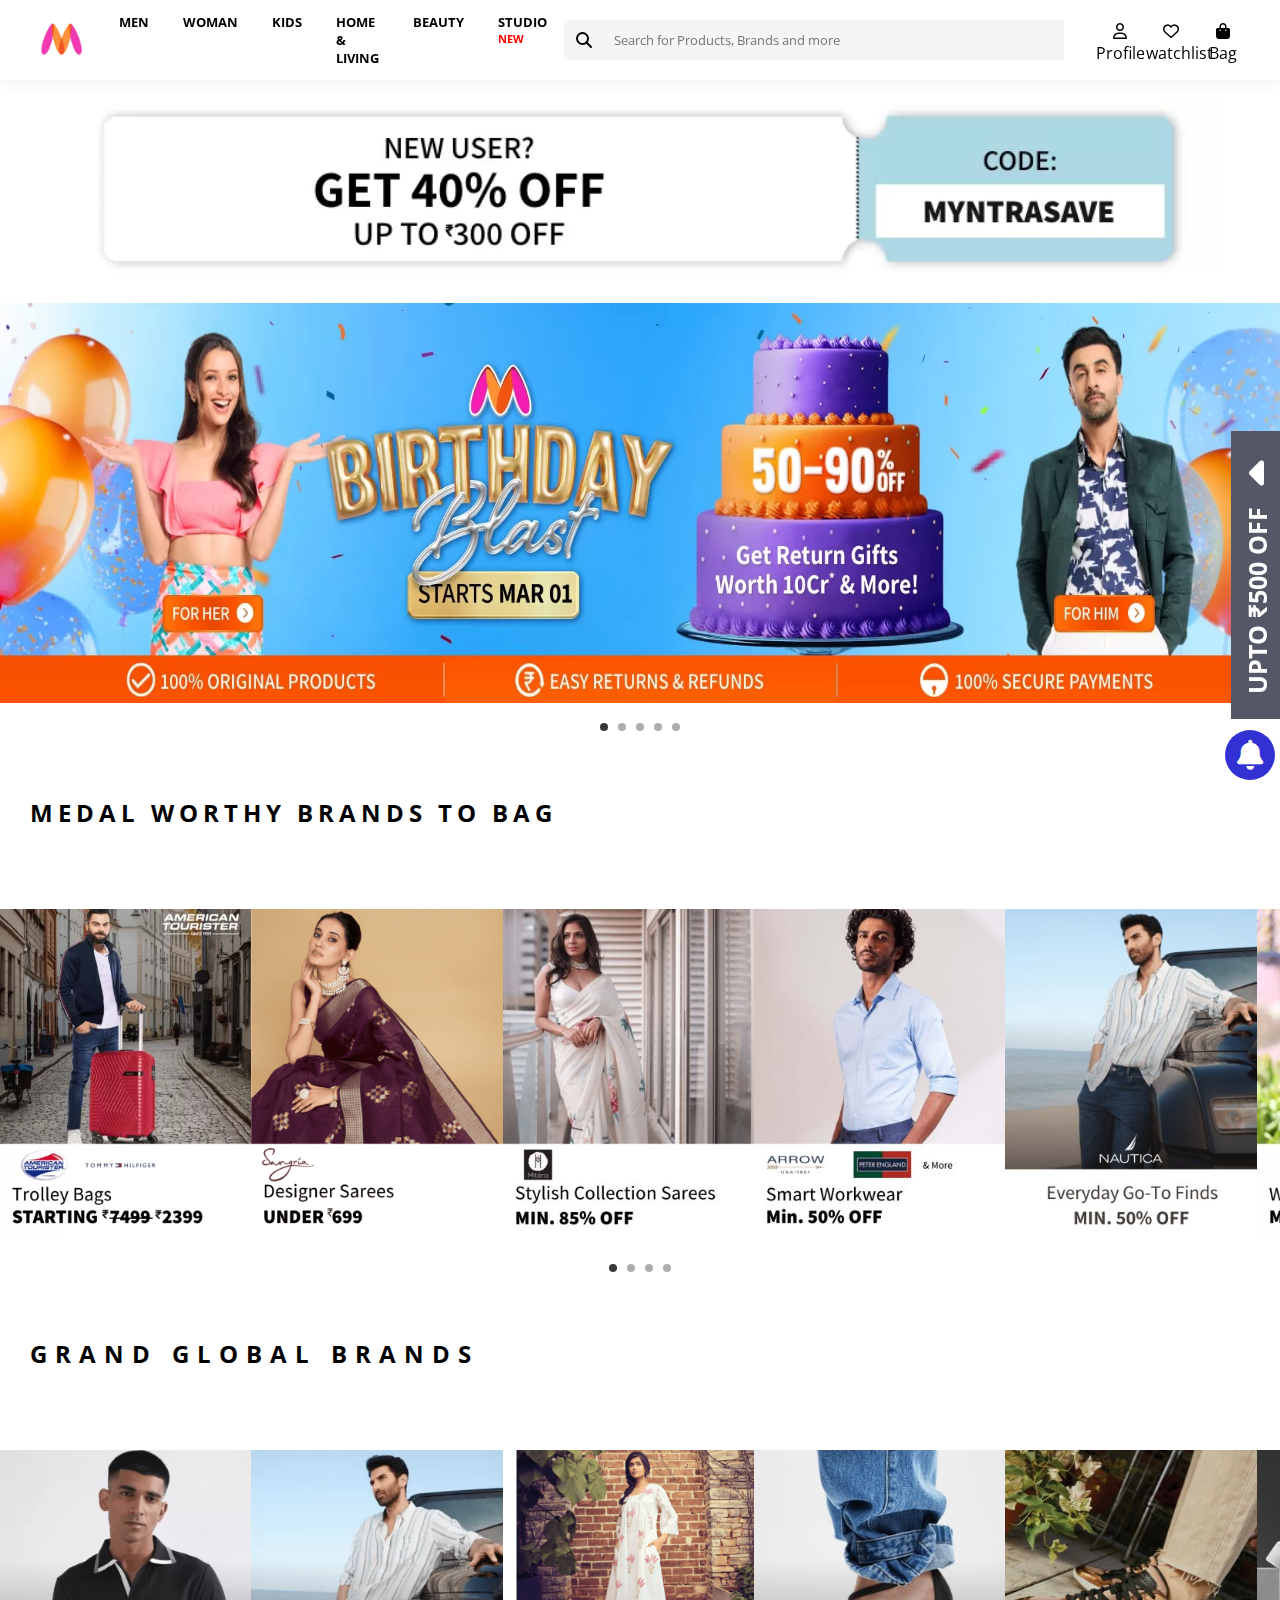
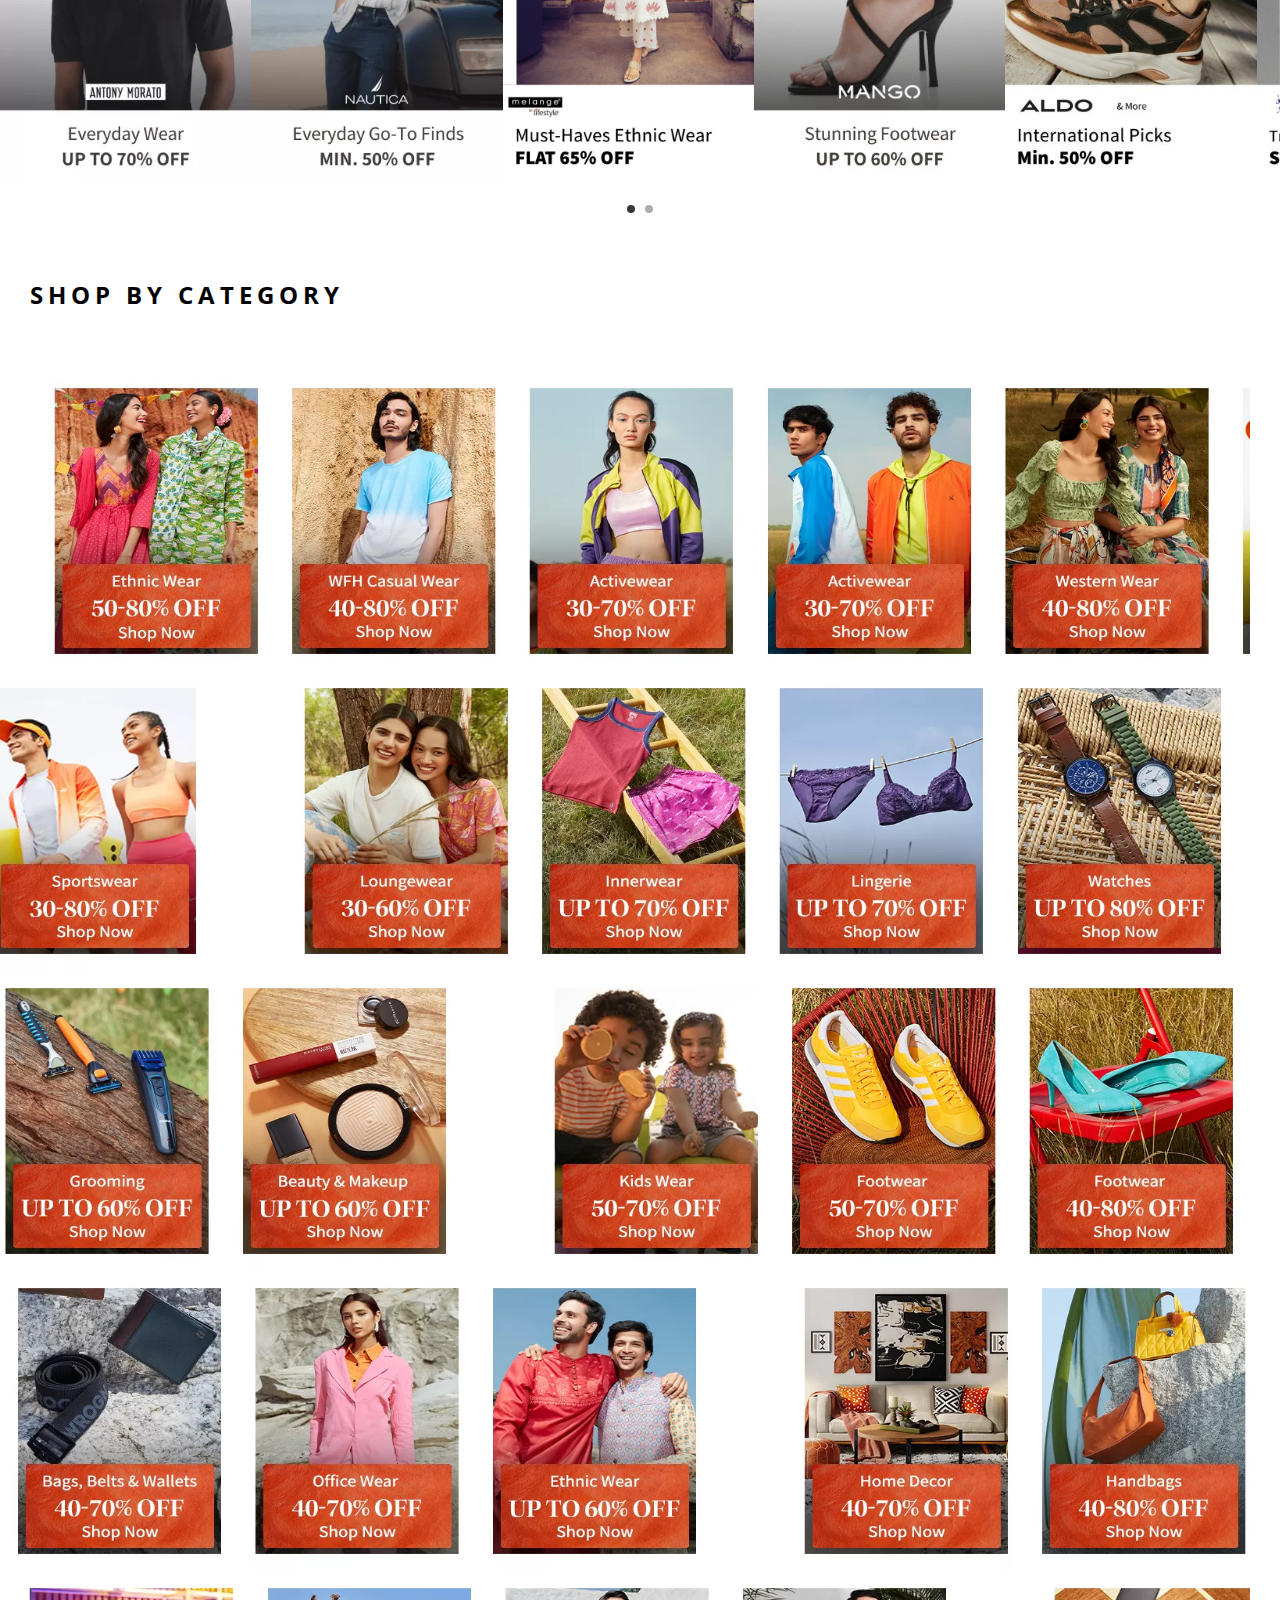
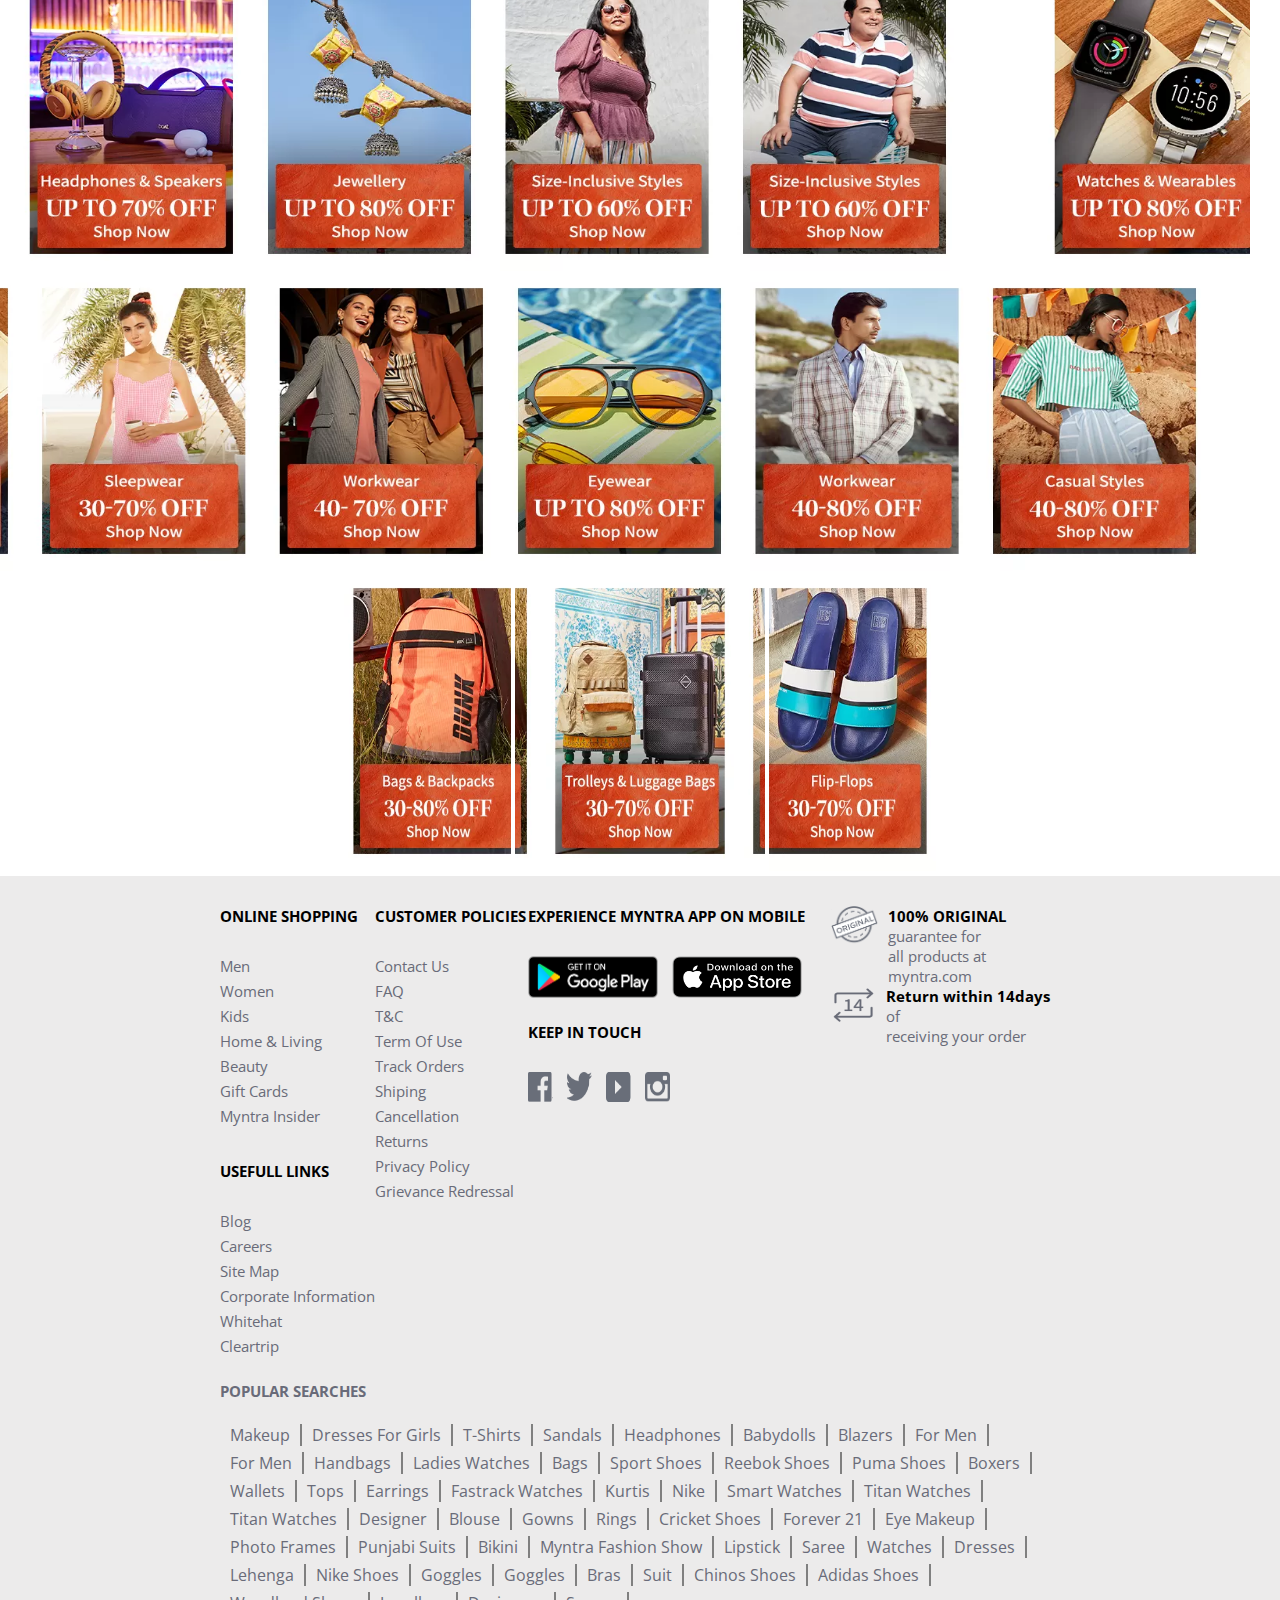
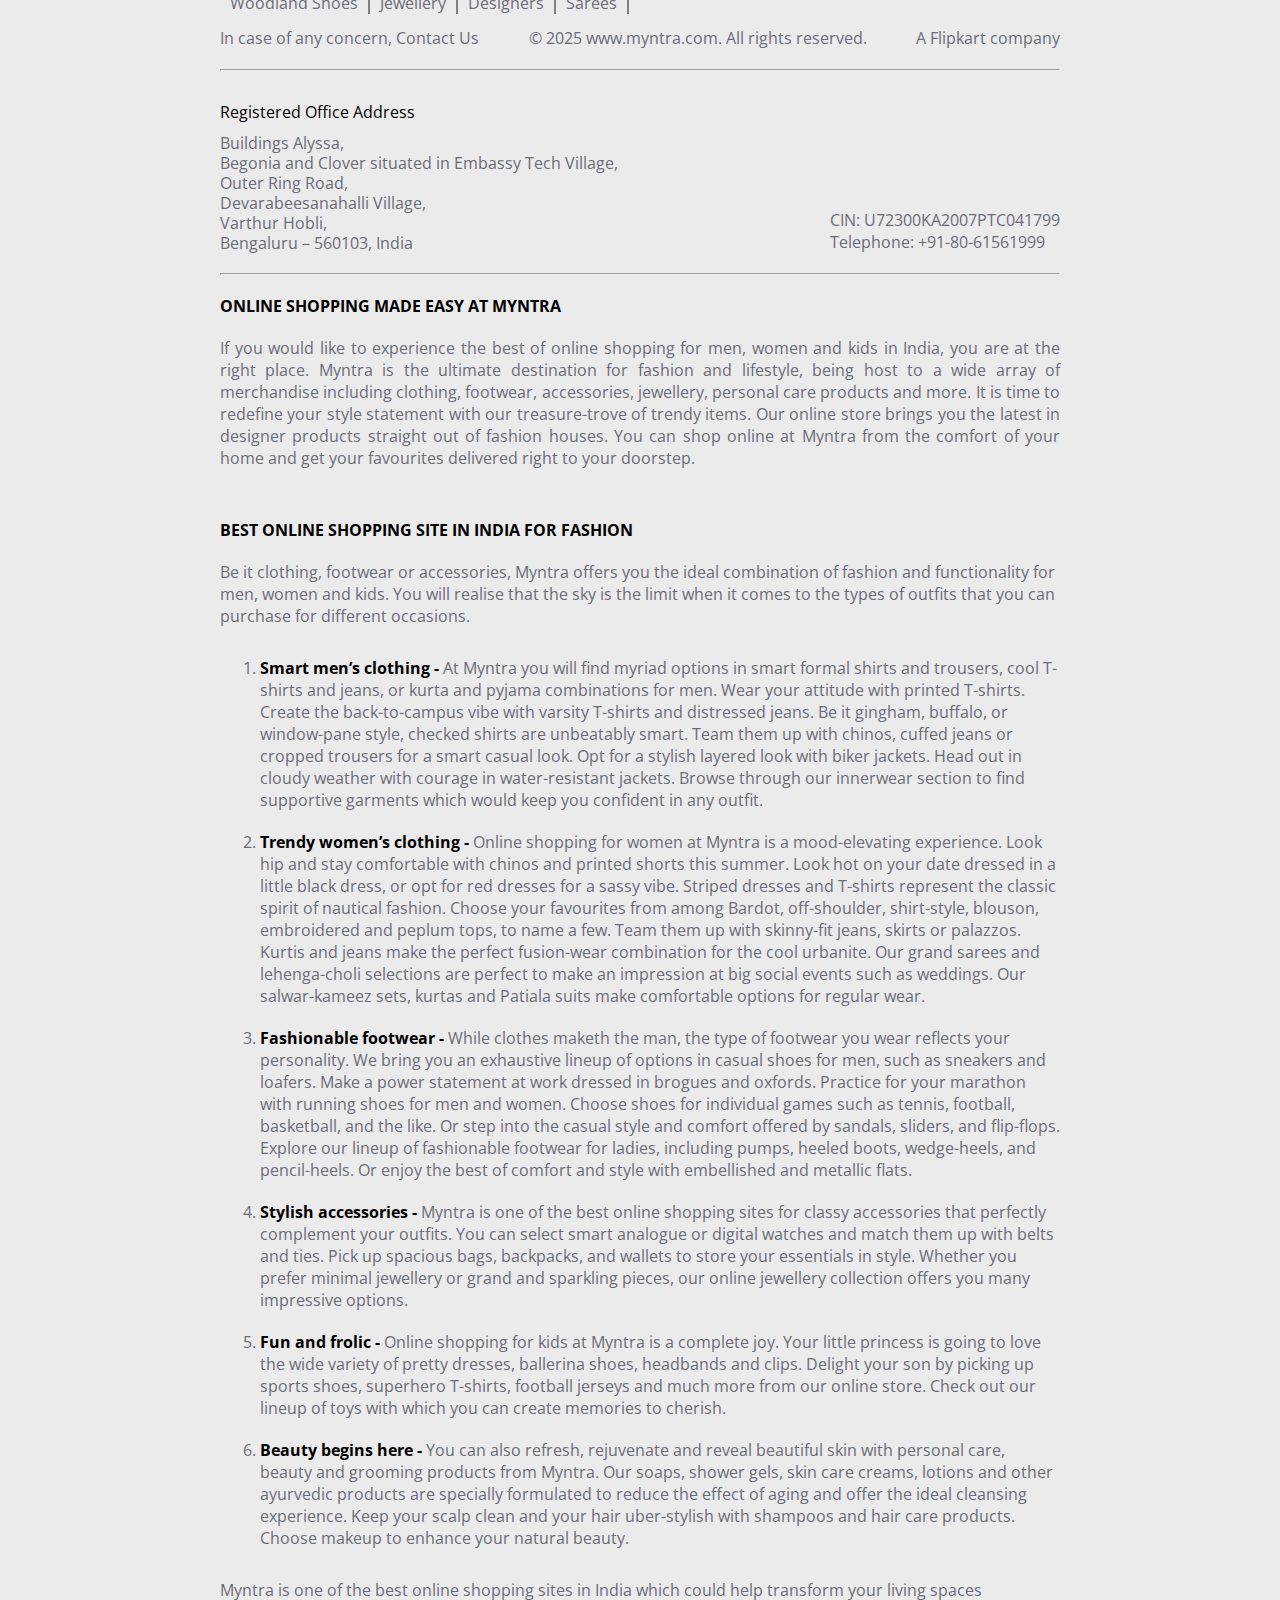
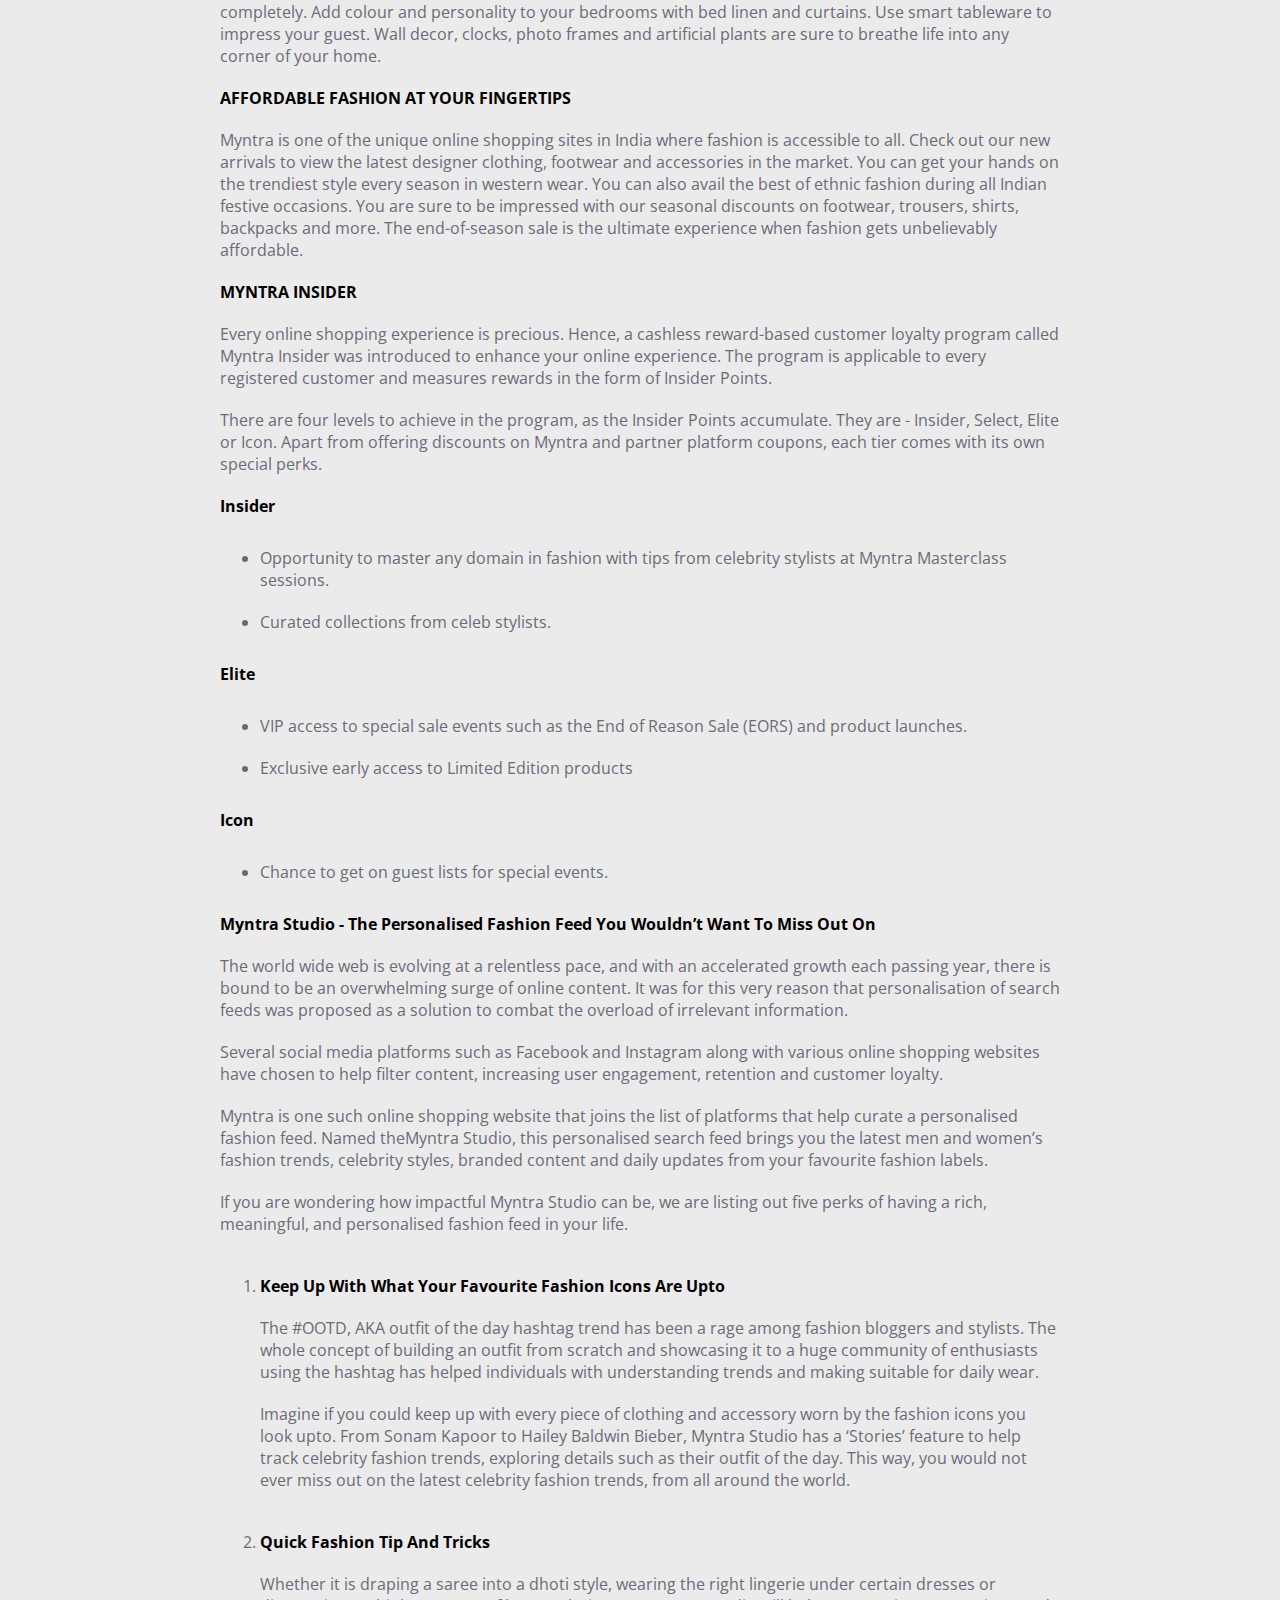
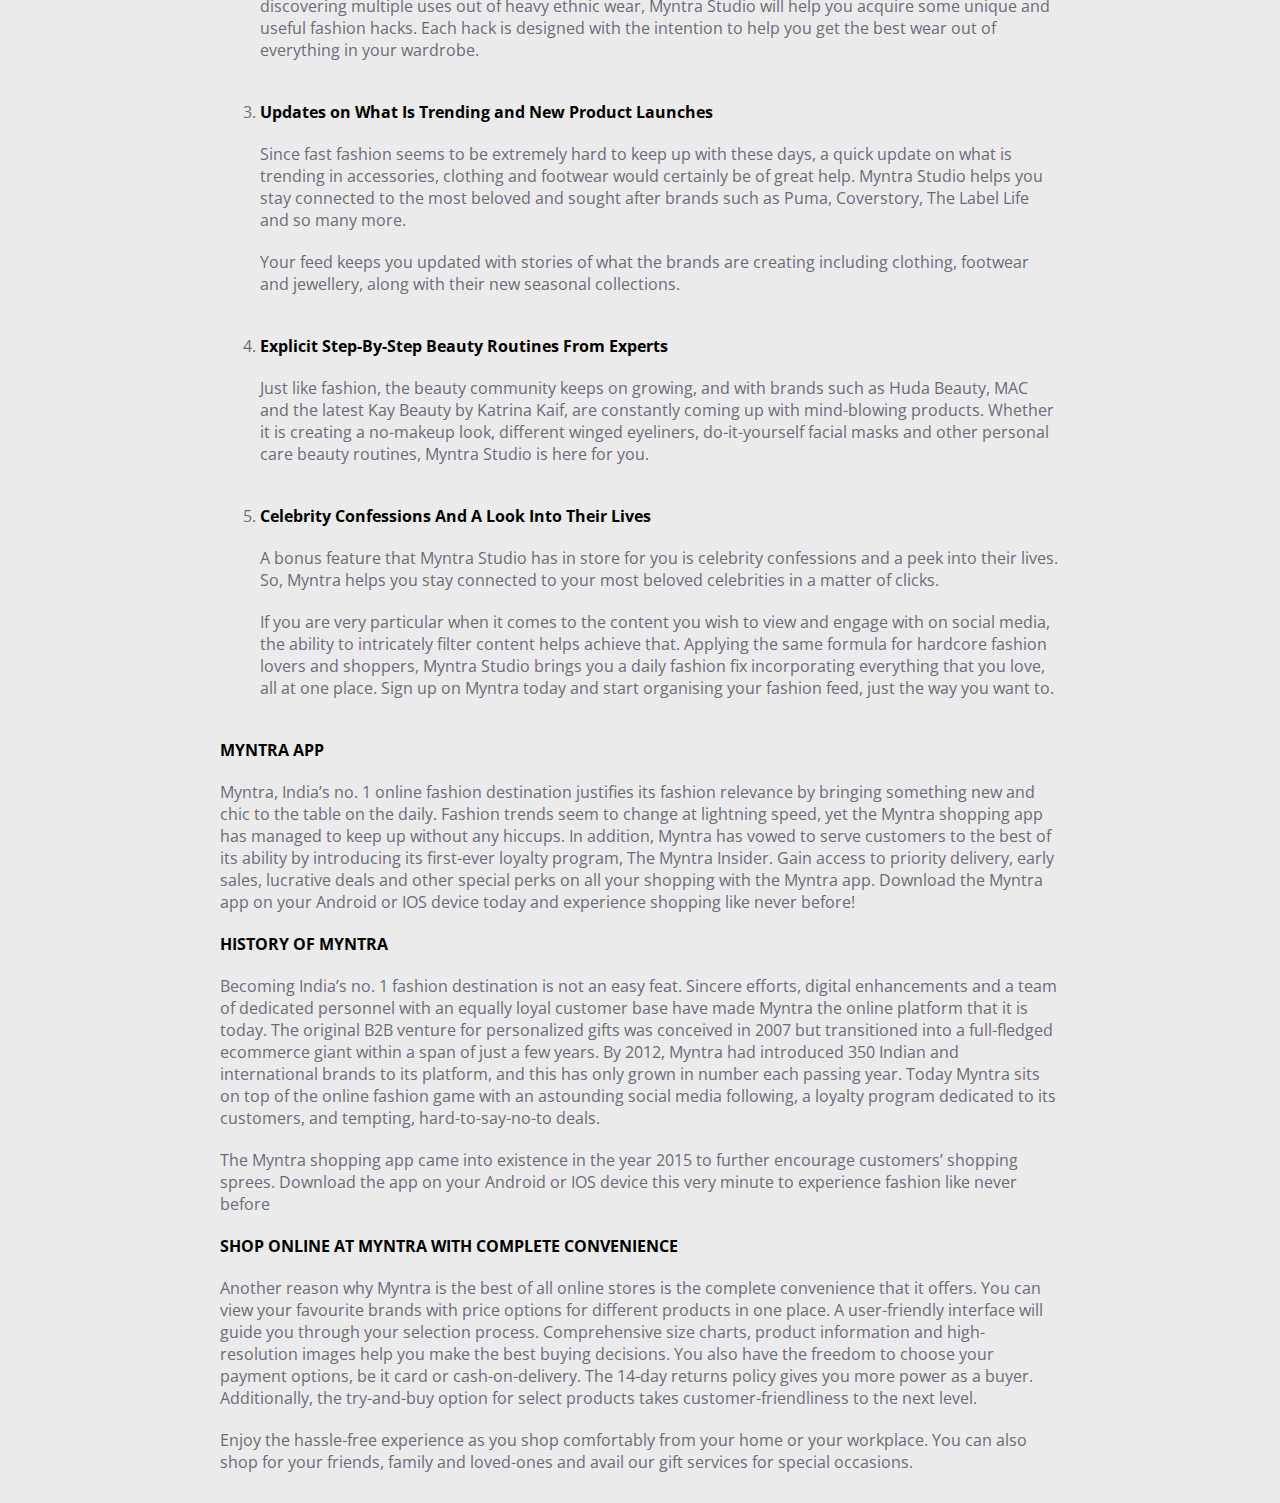
<file: index.html>
<!DOCTYPE html>
<html lang="en">
<head>
    <meta charset="UTF-8">
    <meta name="viewport" content="width=device-width, initial-scale=1.0">
    <title>Online Shopping for Women, Men, Kids Fashion & Lifestyle - Myntra</title>
    <link rel="icon" type="image/png" href="image/logo.png"> 
    <link rel="stylesheet" href="css/style.css">
    <link rel="stylesheet" href="https://cdnjs.cloudflare.com/ajax/libs/font-awesome/6.7.2/css/all.min.css" integrity="sha512-Evv84Mr4kqVGRNSgIGL/F/aIDqQb7xQ2vcrdIwxfjThSH8CSR7PBEakCr51Ck+w+/U6swU2Im1vVX0SVk9ABhg==" crossorigin="anonymous" referrerpolicy="no-referrer" /> 
    <link href="https://fonts.googleapis.com/css2?family=Inter:ital,opsz,wght@0,14..32,100..900;1,14..32,100..900&family=Open+Sans:ital,wght@0,300..800;1,300..800&display=swap" rel="stylesheet">

</head>
<body>
    <!-- right side upto 50%  -->
    <div class="slider_bar_right_side"> 
        
        <div class="text_right_slide"> <a href="">UPTO ₹500 OFF</a> </div> 
        <div class="icons_right_slide" > <a href=""> <i class="fa-solid fa-caret-left"></i> </a></div>
        
    </div>
    <!-- right side upto 50%  -->

     <!-- right side bell --> 

     <div class="bell">
        <i class="fa-solid fa-bell"></i>
     </div>
     <!-- right side bell -->

    <!-- header seaction start  -->
     <div class="header1">
         <div class="header"> 
            <div class="header_logo"> 
                <a href="index.html"> 
    
                    <img src="image/logo.png" alt="" height="100%" width="100%"> 
                </a>
                   
     
            </div>
            <div class="header_menu">
                <ul style="list-style: none;">
                    <li > <a href="man.html"> men </a>
                        <div class="manus">
                           <div class="mega_manu">
                            <div class="maga_manu_a"><a href="">Topwear</a></div> 
                            <ul style="list-style: none;"> 
                                
                                <li><a href="t_shirt.html">T-Shirts</a></li> 
                                <li><a href="">Casual Shirts</a></li> 
                                <li><a href="">Formal Shirts</a></li> 
                                <li><a href="">Sweatshirts</a></li> 
                                <li><a href="">Sweaters</a></li> 
                                <li><a href="">Jackets</a></li> 
                                <li><a href="">Blazers & Coats</a></li> 
                                <li><a href="">Suits</a></li> 
                                <li><a href="">Rain Jackets</a></li> 
                            </ul> 
                            <br>
                            <hr>
                            <br>
                            <div class="maga_manu_a"><a href="">Indian & Festive Wear</a></div> 
                            <ul style="list-style: none; "  > 
                                
                                <li><a href="">Kurtas & Kurta Sets</a></li> 
                                <li><a href="">Sherwanis</a></li> 
                                <li><a href="">Nehru Jackets</a></li> 
                                <li><a href="">Dhotis</a></li> 
                              
                            </ul>
                           
                           </div>
                           <div class="mega_manu">
                            <div class="maga_manu_a"><a href="">Bottomwear</a></div> 
                            <ul style="list-style: none;"> 
                                
                                <li><a href="">Jeans</a></li> 
                                <li><a href="">Casual Trousers</a></li> 
                                <li><a href="">Formal Trousers</a></li> 
                                <li><a href="">Shorts</a></li> 
                                <li><a href="">Track Pants & Joggers</a></li> 
     
                            </ul> 
                            <br>
                            <hr>
                            <br>
                            <div class="maga_manu_a"><a href="">Innerwear & Sleepwear</a></div> 
                            <ul style="list-style: none; "  > 
                                
                                <li><a href="">Briefs & Trunks</a></li> 
                                <li><a href="">Boxers</a></li> 
                                <li><a href="">Vests</a></li> 
                                <li><a href="">Sleepwear & Loungewear</a></li> 
                                <li><a href="">Thermals</a></li> 
                            </ul>
                            <br>
                            <hr>
                            <br> 
                            <div class="maga_manu_a"><a href="">Plus Size</a></div>  
                           </div>
                           <div class="mega_manu">
                            <div class="maga_manu_a"><a href="">Footwear</a></div> 
                            <ul style="list-style: none;"> 
                                
                                <li><a href="">Casual Shoes</a></li> 
                                <li><a href="">Sports Shoes</a></li> 
                                <li><a href="">Formal Shoes</a></li> 
                                <li><a href="">Sneakers</a></li> 
                                <li><a href="">Sandals & Floaters</a></li> 
                                <li><a href="">Flip Flops</a></li> 
                                <li><a href="">Socks</a></li> 
     
                            </ul> 
                            <br>
                            <hr>
                            <br>
                            <div class="maga_manu_a"><a href="">Personal Care & Grooming</a></div> 
                            <br>
                            
                        
                            <div class="maga_manu_a"><a href="">Sunglasses & Frames</a></div>  
                            <br>
                            <div class="maga_manu_a"><a href="">Watches</a></div>  
                           </div>
                           <div class="mega_manu">
                            <div class="maga_manu_a"><a href="">Sports & Active Wear</a></div> 
                            <ul style="list-style: none;"> 
                                
                                <li><a href="">Sports Shoes</a></li> 
                                <li><a href="">Sports Sandals</a></li> 
                                <li><a href="">Active T-Shirts</a></li> 
                                <li><a href="">Track Pants & Shorts</a></li> 
                                <li><a href="">Tracksuits</a></li> 
                                <li><a href="">Jackets & Sweatshirts</a></li> 
                                <li><a href="">Sports Accessories</a></li> 
                                <li><a href="">Swimwear</a></li> 
     
                            </ul> 
                            <br>
                            <hr>
                            <br>
    
                            <div class="maga_manu_a"><a href="">Gadgets</a></div> 
                            <br> 
                            <ul style="list-style: none;">
                                <li><a href="">Smart Wearables</a></li> 
                                <li><a href="">Fitness Gadgets</a></li> 
                                <li><a href="">Headphones</a></li> 
                                <li><a href="">Speakerss</a></li> 
                            </ul>
                            
                           </div>
                           <div class="mega_manu">
                            <div class="maga_manu_a"><a href="">Fashion Accessories</a></div> 
                            <ul style="list-style: none;"> 
                                
                                <li><a href="">Wallets</a></li> 
                                <li><a href="">Belts</a></li> 
                                <li><a href="">Perfumes & Body Mists</a></li> 
                                <li><a href="">Trimmers</a></li> 
                                <li><a href="">Deodorants</a></li> 
                                <li><a href="">Ties, Cufflinks & Pocket Squares</a></li> 
                                <li><a href="">Accessory Gift Sets</a></li> 
                                <li><a href="">Caps & Hats</a></li> 
                                <li><a href="">Mufflers, Scarves & Gloves</a></li> 
                                <li><a href="">Phone Cases</a></li> 
                                <li><a href="">Helmets</a></li> 
     
                            </ul> 
                            <br>
                            <hr>
                            <br>
    
                            <div class="maga_manu_a"><a href="">Bags & Backpacks</a></div>
                            <br> 
                            <div class="maga_manu_a"><a href="">Luggages & Trolleys</a></div> 
                            <br> 
                           
                           </div>
    
                        </div>
                       
                    </li>  
                    <li> <a href="woman.html"> woman </a>
                        <div class="manus">
                            <div class="mega_manu">
                             <div class="maga_manu_a" style="color: #fb56c1;"><a href="">Topwear</a></div> 
                             <ul style="list-style: none;"> 
                                 
                                 <li><a href="">Kurtas & Suits</a></li> 
                                 <li><a href="">Kurtis, Tunics & Tops</a></li> 
                                 <li><a href="">Sarees</a></li> 
                                 <li><a href="">Leggings, Salwars & Churidars</a></li> 
                                 <li><a href="">Skirts & Palazzos</a></li> 
                                 <li><a href="">Dress Materials</a></li> 
                                 <li><a href="">Lehenga Cholis</a></li> 
                                 <li><a href="">Dupattas & Shawls</a></li> 
                                 <li><a href="">Jackets</a></li> 
                             </ul> 
                             <br>
                             <hr>
                             <br>
                             <div class="maga_manu_a" style="color: #fb56c1;"><a href="">Belts, Scarves & More</a></div> 
                             <br>
                             <div class="maga_manu_a" style="color: #fb56c1;"><a href="">Watches & Wearables</a></div> 
                             <br>
    
                            
                            </div>
                            <div class="mega_manu">
                             <div class="maga_manu_a " style="color: #fb56c1;"><a href="">Western Wear</a></div> 
                             <ul style="list-style: none;"> 
                                 
                                 <li><a href="">Dresses</a></li> 
                                 <li><a href="">Tops</a></li> 
                                 <li><a href="">Tshirts</a></li> 
                                 <li><a href="">Jeans</a></li> 
                                 <li><a href="">Trousers & Capris</a></li> 
                                 <li><a href="">Shorts & Skirts</a></li> 
                                 <li><a href="">Co-ords</a></li> 
                                 <li><a href="">Playsuits</a></li> 
                                 <li><a href="">Jumpsuits</a></li> 
                                 <li><a href="">Shrugs</a></li> 
                                 <li><a href="">Sweaters & Sweatshirts</a></li> 
                                 <li><a href="">Jackets & Coats</a></li> 
                                 <li><a href="">Blazers & Waistcoats</a></li> 
      
                             </ul> 
                             <br>
                             <hr>
                             <br>
                            
                             
                             <div class="maga_manu_a"  style="color: #fb56c1;" ><a href="">Plus Size</a></div>  
                            </div>
                            <div class="mega_manu">
                             <div class="maga_manu_a" style="color: #fb56c1;"><a href="">Maternity</a></div> 
                             <br>
                             <div class="maga_manu_a" style="color: #fb56c1;"><a href="">Sunglasses & Frames</a></div>
                             <br>
                             <div class="maga_manu_a" style="color: #fb56c1;"><a href="">Footwear</a></div> 
                             
    
                             <ul style="list-style: none;"> 
                                 
                                 <li><a href="">Flats</a></li> 
                                 <li><a href="">Casual Shoes</a></li> 
                                 <li><a href="">Heels</a></li> 
                                 <li><a href="">Boots</a></li> 
                                 <li><a href="">Sports Shoes & Floaters</a></li> 
    
                             </ul> 
                             <br>
                             <hr>
                             <br>
                             <div class="maga_manu_a"  style="color: #fb56c1;"><a href="">Sports & Active Wear</a></div> 
                             <ul style="list-style: none;" >
                                <li><a href="">Clothing</a></li> 
                                <li><a href="">Footwear</a></li> 
                                <li><a href="">Sports Accessories</a></li> 
                                <li><a href="">Sports Equipment</a></li> 
                             </ul>
                             <br>
                             
                         
                         
                            
     
                         </div>
                            <div class="mega_manu">
                             <div class="maga_manu_a" style="color: #fb56c1;"><a href="">Lingerie & Sleepwear</a></div> 
    
                             <ul style="list-style: none;"> 
                                 
                                 <li><a href="">Bra</a></li> 
                                 <li><a href="">Briefs</a></li> 
                                 <li><a href="">Shapewear</a></li> 
                                 <li><a href="">Sleepwear & Loungewear</a></li> 
                                 <li><a href="">Swimwear</a></li> 
                                 <li><a href="">Camisoles & Thermals</a></li> 
    
                             </ul> 
                             <br>
                             <hr>
                             <br>
                             <div class="maga_manu_a"  style="color: #fb56c1;"><a href="">Beauty & Personal Care</a></div> 
                             <ul style="list-style: none;" >
                                <li><a href="">Makeup</a></li> 
                                <li><a href="">Skincare</a></li> 
                                <li><a href="">Premium Beauty</a></li> 
                                <li><a href="">Lipsticks</a></li> 
                                <li><a href="">Fragrances</a></li> 
                             </ul>
                             <br>
    
                             </div>
                            <div class="mega_manu">
                             <div class="maga_manu_a" style="color: #fb56c1;"><a href="">Gadgets</a></div> 
    
                             <ul style="list-style: none;"> 
                                 
                         
                                    <li><a href="">Smart Wearables</a></li> 
                                    <li><a href="">Fitness Gadgets</a></li> 
                                    <li><a href="">Headphones</a></li> 
                                    <li><a href="">Speakerss</a></li> 
                               
    
                             </ul> 
                             <br>
                             <hr>
                             <br>
                             <div class="maga_manu_a"  style="color: #fb56c1;"><a href="">Jewellery</a></div> 
                             <ul style="list-style: none;" >
                                <li><a href="">Fashion Jewellery</a></li> 
                                <li><a href="">Fine Jewellery</a></li> 
                                <li><a href="">Earrings</a></li> 
    
                             </ul>
                             <br>
                             <hr>
                             <br>
                             <div class="maga_manu_a"  style="color: #fb56c1;"><a href="">Backpacks</a></div> 
                             <ul style="list-style: none;" >
                                <li><a href="">Handbags, Bags & Wallets</a></li> 
                                <li><a href="">Luggages & Trolleys</a></li> 
    
                             </ul>
                             <br>
    
                             </div>
                        </div>
                    </li> 
                    <li> <a href=""> kids </a></li> 
                    <li> <a href="home&living.html"> home & living  </a> 
                        <div class="manus">
                            <div class="mega_manu">
                             <div class="maga_manu_a" style="color: #f2c210;"><a href="">Bed Linen & Furnishing</a></div> 
                             <ul style="list-style: none;"> 
                                 
                                 <li><a href="">Bed Runners</a></li> 
                                 <li><a href="">Mattress Protectors</a></li> 
                                 <li><a href="">Bedsheets</a></li> 
                                 <li><a href="">Bedding Sets</a></li> 
                                 <li><a href="">Blankets, Quilts & Dohars </a></li> 
                                 <li><a href="">Pillows & Pillow Covers</a></li> 
                                 <li><a href="">Bed Covers</a></li> 
                                 <li><a href="">Diwan Sets</a></li> 
                                 <li><a href="">Chair Pads & Covers</a></li> 
                                 <li><a href="">Sofa Covers</a></li> 
                             </ul> 
                             <br>
                             <hr>
                             <br>
                             <div class="maga_manu_a" style="color: #f2c210;"><a href="">Flooring</a></div> 
                             <ul style="list-style: none;"> 
                                 
                                 <li><a href="">Floor Runners</a></li> 
                                 <li><a href="">Carpets</a></li> 
                                 <li><a href="">Floor Mats & Dhurries</a></li> 
                                 <li><a href="">Door Mats</a></li> 
                             </ul> 
                             <br>
    
                            
                            </div>
                            <div class="mega_manu">
                             <div class="maga_manu_a " style="color: #f2c210;"><a href="">Bath</a></div> 
                             <ul style="list-style: none;"> 
                                 
                                 <li><a href="">Bath Towels</a></li> 
                                 <li><a href="">Hand & Face Towels</a></li> 
                                 <li><a href="">Beach Towels</a></li> 
                                 <li><a href="">Towels Set</a></li> 
                                 <li><a href="">Bath Rugs</a></li> 
                                 <li><a href="">Bath Robes</a></li> 
                                 <li><a href="">Bathroom Accessories</a></li> 
                                 <li><a href="">Shower Curtains</a></li> 
    
                             </ul> 
                             <br>
                             <hr>
                             <br>
                            
                             <div class="maga_manu_a"  style="color: #f2c210;" ><a href="">Lamps & Lighting</a></div>  
                             <ul style="list-style: none;"> 
                                 
                                <li><a href="">Floor Lamps</a></li> 
                                <li><a href="">Ceiling Lamps</a></li> 
                                <li><a href="">Table Lamps</a></li> 
                                <li><a href="">Wall Lamps</a></li> 
                                <li><a href="">Outdoor Lamps</a></li> 
                                <li><a href="">String Lights</a></li> 
    
    
                            </ul> 
    
                            </div>
                            <div class="mega_manu">
                             <div class="maga_manu_a" style="color: #f2c210;"><a href="">Home Décor</a></div> 
     
                             <ul style="list-style: none;"> 
                                 
                                 <li><a href="">FlatsPlants & Planters</a></li> 
                                 <li><a href="">Aromas & Candles</a></li> 
                                 <li><a href="">Clocks</a></li> 
                                 <li><a href="">Mirrors</a></li> 
                                 <li><a href="">Wall Décor</a></li> 
                                 <li><a href="">Festive Decor</a></li> 
                                 <li><a href="">Pooja Essentials</a></li> 
                                 <li><a href="">Wall Shelves</a></li> 
                                 <li><a href="">Fountains</a></li> 
                                 <li><a href="">Showpieces & Vases</a></li> 
                                 <li><a href="">Ottoman</a></li> 
    
                             </ul> 
                             <br>
                             <hr>
                             <br>
                             <div class="maga_manu_a" style="color: #f2c210;"><a href="">Cushions & Cushion Covers</a></div> 
                             <br>
                             <div class="maga_manu_a" style="color: #f2c210;"><a href="">Curtains</a></div> 
    
     
                         </div>
                            <div class="mega_manu">
                             <div class="maga_manu_a" style="color: #f2c210;"><a href="">Furniture</a></div> 
                             <br>
                             <div class="maga_manu_a" style="color: #f2c210;"><a href="">Home Gift Sets</a></div>  
                             <br>
                             <div class="maga_manu_a" style="color: #f2c210;"><a href="">Kitchen & Table</a></div>  
    
    
                             <ul style="list-style: none;"> 
                                 
                                 <li><a href="">Table Runners</a></li> 
                                 <li><a href="">Dinnerware & Serveware</a></li> 
                                 <li><a href="">Cups and Mugs</a></li> 
                                 <li><a href="">Bakeware & Cookware</a></li> 
                                 <li><a href="">Kitchen Storage & Tools</a></li> 
                                 <li><a href="">Bar & Drinkware</a></li> 
                                 <li><a href="">Table Covers & Furnishings</a></li> 
    
                             </ul> 
                             <br>
    
                             </div>
                            <div class="mega_manu">
                             <div class="maga_manu_a" style="color: #f2c210;"><a href="">Storage</a></div> 
    
                             <ul style="list-style: none;"> 
                                 
                         
                                    <li><a href="">Bins</a></li> 
                                    <li><a href="">Hangers</a></li> 
                                    <li><a href="">Organisers</a></li> 
                                    <li><a href="">Hooks & Holders</a></li> 
                                    <li><a href="">Laundry Bags</a></li> 
                               
    
                             </ul>
                             <br>
    
                             </div>
                        </div>
                    
                    </li> 
                    <li> <a href=""> beauty </a></li>   
                    <li> <a href="">studio <sup style="color: red;">new</sup></a> </li> 
                </ul>
            </div> 
            <div class="header_input"> 
                <div class="searchicon"> 
                    <i class="fa-solid fa-magnifying-glass"></i>
                </div>
                 <div class="forseach">
                    <input type="text" placeholder="Search for Products, Brands and more"> 
                 </div>
                
    
            </div> 
    
            <div class="header_last_section">
                <div class="profile myntra">
                    <i class="fa-regular fa-user"></i>
                    <p>Profile</p>
                </div>
                <div class="watchlist myntra">
                    <i class="fa-regular fa-heart"></i>
                    <p>watchlist</p>
                </div>
                <div class="bag myntra">
                    <i class="fa-solid fa-bag-shopping"></i>
                    <p>Bag</p> 
                </div>
            </div>
    
         </div> 
     </div>
    <!-- header seaction end  -->


     <!-- main section start  -->
      <div class="main_getoff">
        <img src="image/getoff.webp" alt="">
      </div> 

      <div class="main_slide">
        <img src="image/slide1.webp" alt="">
      </div>
      <div class="main_slide_dotted">
        <p style="background-color: rgb(55, 55, 55);"></p>
        <p></p>
        <p></p>
        <p></p>
        <p></p>
      </div>

      <div class="model_grand">
        <div class="model_grand_text">
            <h2>Medal Worthy Brands To Bag</h2>
        </div>
        <div class="model_grand_image"> 
            <img src="image/model_one.webp" alt=""> 
            <img src="image/model2.png" alt=""> 
            <img src="image/model3.jpg" alt="">
            <img src="image/model4.jpg" alt="">
            <img src="image/model5.jpg" alt="">
            <img src="image/model6.webp" alt="">
        </div>
      </div> 
      <div class="main_slide_dotted">
        <p style="background-color: rgb(55, 55, 55);"></p>
        <p></p>
        <p></p>
        <p></p>
      </div>

      <div class="globel_brand">
        <div class="globel_brand_text">
            <h2>Grand Global Brands</h2>
        </div>
        <div class="globel_brand_img">
            <img src="image/globel1.webp" alt="">
            <img src="image/globel2.webp" alt="">
            <img src="image/globel3.png" alt="">
            <img src="image/globel4.jpg" alt="">
            <img src="image/globel5.jpg" alt="">
            <img src="image/globel6.jpg" alt="">
        </div>
      </div>
      <div class="main_slide_dotted">
        <p style="background-color: rgb(55, 55, 55);"></p>
        <p></p>
      </div>

      <div class="categroy">
        <div class="categroy_text"> 
            <h2>Shop By Category</h2> 

        </div>

        <div class="categroy_img">
            <img src="image/shop1.jpg" alt=""> 
            <img src="image/shop2.webp" alt="">
            <img src="image/shop3.webp" alt="">
            <img src="image/shop4.webp" alt="">
            <img src="image/shop5.webp" alt="">
            <img src="image/shop6.webp" alt="">
            <img src="image/shop7.webp" alt="">
            <img src="image/shop8.webp" alt="">
            <img src="image/shop9.webp" alt="">
            <img src="image/shop10.webp" alt="">
            <img src="image/shop11.webp" alt="">
            <img src="image/shop12.webp " alt="">
            <img src="image/shop13.webp" alt="">
            <img src="image/shop14.webp" alt="">
            <img src="image/shop15.webp" alt="">
            <img src="image/shop16.webp" alt="">
            <img src="image/shop17.webp" alt="">
            <img src="image/shop18.webp" alt="">
            <img src="image/shop19.webp" alt="">
            <img src="image/shop20.webp" alt="">
            <img src="image/shop21.webp" alt="">
            <img src="image/shop22.webp" alt="">
            <img src="image/shop23.webp" alt="">
            <img src="image/shop24.webp" alt="">
            <img src="image/shop25.webp" alt="">
            <img src="image/shop26.webp" alt="">
            <img src="image/shop27.webp" alt="">
            <img src="image/shop28.webp" alt="">
            <img src="image/shop29.webp" alt="">
            <img src="image/shop30.webp" alt="">
            <div class="shop_footer">
                <img src="image/shop31.webp" alt="">
                <img src="image/shop32.webp" alt="">
                <img src="image/shop33.webp" alt="">

            </div>

        </div>

      </div>


     <!-- main section end  -->

     <!-- footer seation start  --> 
      <footer class="footer"> 
        <div class="footer_one"> 
            <div class="online_shoping">
                <p> <a href=""> ONLINE SHOPPING </a></p> 
                <ul style="list-style: none;">
                    <li> <a href=""> men</a> </li>
                    <li> <a href="">women</a> </li>
                    <li> <a href="">kids</a> </li>
                    <li> <a href="">home & living</a> </li>
                    <li> <a href=""> beauty </a> </li>
                    <li> <a href=""> gift cards</a> </li>
                    <li> <a href=""> myntra insider </a> </li>
                </ul>
                <p style="padding-top: 30px;">USEFULL LINKS</p> 
                <ul style="list-style: none;">
                    <li> <a href="">blog</a> </li>
                    <li> <a href="">careers</a> </li>
                    <li> <a href="">site map </a> </li>
                    <li> <a href="">Corporate Information</a> </li>
                    <li> <a href="">Whitehat</a> </li>
                    <li> <a href="">Cleartrip</a> </li>
                </ul>
            </div> 
            <div class="customer">
                <p> CUSTOMER POLICIES </p> 
                <ul style="list-style: none;">
                    <li> <a href=""> contact us </a> </li>
                    <li> <a href=""> FAQ </a> </li>
                    <li> <a href=""> T&C </a> </li>
                    <li> <a href=""> Term Of Use </a> </li>
                    <li> <a href=""> Track Orders </a> </li>
                    <li> <a href=""> shiping </a> </li>
                    <li> <a href=""> Cancellation </a> </li>
                    <li> <a href=""> Returns </a> </li>
                    <li> <a href=""> Privacy policy </a> </li>
                    <li> <a href=""> Grievance Redressal </a> </li>
                </ul>
            </div>
            <div class="social_media">
                <p> EXPERIENCE MYNTRA APP ON MOBILE </p>
                <a href=""> <img src="image/google_play.png" alt="" width="140px" height="42px" ></a>
                <a href=""> <img src="image/app_stroe.png" alt="" width="140px" height="42px"></a> 
                <p style="padding-top: 20px;"> KEEP IN TOUCH </p> 
                <img src="image/facebook.png" alt="" width="35px" height="33px">
                <img src="image/x.png" alt="" width="35px" height="33px">
                <img src="image/youtube.png" alt="" width="35px" height="33px">
                <img src="image/insta.png" alt="" width="35px" height="33px"> 

            </div>
            <div class="footer_orginal">
                <div class="orginal">
                    <img src="image/orignal.png" alt="" width="48px" height="40px"> 
                    <p><b>100% ORIGINAL</b> guarantee for <br>
                        all products at myntra.com                    
                    </p>
                </div>
                <div class="orginal">
                    <img src="image/14days.png" alt="" width="48px" height="40px"> 
                    <p><b>Return within 14days</b> of <br>
                        receiving your order                    
                    </p>
                </div>
            </div>

        </div> 

        <div class="footer_two">
            <h4> POPULAR SEARCHES </h4> 
            <ul style="list-style: none;">
                <li><a href="">makeup</a></li>
                <li><a href="">Dresses For Girls</a></li>
                <li><a href="">T-Shirts</a></li>
                <li><a href="">Sandals</a></li>
                <li><a href="">Headphones</a></li>
                <li><a href="">Babydolls</a></li>
                <li><a href="">Blazers</a></li>
                <li><a href="">For  Men</a></li>
                <li><a href="">For  Men</a></li>
                <li><a href="">Handbags</a></li>
                <li><a href="">Ladies Watches</a></li>
                <li><a href="">Bags</a></li> 
                <li><a href="">Sport Shoes</a></li> 
                <li><a href="">Reebok Shoes</a></li> 
                <li><a href="">Puma Shoes</a></li> 
                <li><a href="">Boxers</a></li> 
                <li><a href="">Wallets</a></li> 
                <li><a href="">Tops</a></li> 
                <li><a href="">Earrings</a></li> 
                <li><a href=""> Fastrack Watches</a></li> 
                <li><a href=""> Kurtis</a></li> 
                <li><a href=""> Nike</a></li> 
                <li><a href=""> Smart Watches</a></li> 
                <li><a href=""> Titan Watches</a></li> 
                <li><a href=""> Titan Watches</a></li> 
                <li><a href=""> Designer </a></li> 
                <li><a href=""> Blouse </a></li> 
                <li><a href=""> Gowns </a></li> 
                <li><a href=""> Rings </a></li> 
                <li><a href=""> Cricket Shoes </a></li> 
                <li><a href=""> Forever 21</a></li> 
                <li><a href=""> Eye Makeup</a></li> 
                <li><a href=""> Photo Frames</a></li> 
                <li><a href=""> Punjabi Suits</a></li> 
                <li><a href=""> Bikini</a></li> 
                <li><a href=""> Myntra Fashion Show</a></li> 
                <li><a href=""> Lipstick </a></li> 
                <li><a href=""> Saree </a></li> 
                <li><a href=""> Watches </a></li> 
                <li><a href=""> Dresses </a></li> 
                <li><a href=""> Lehenga </a></li> 
                <li><a href="">Nike Shoes </a></li> 
                <li><a href="">Goggles </a></li> 
                <li><a href="">Goggles </a></li> 
                <li><a href=""> Bras</a></li> 
                <li><a href=""> Suit</a></li> 
                <li><a href=""> Chinos  Shoes</a></li> 
                <li><a href=""> Adidas Shoes</a></li> 
                <li><a href=""> Woodland Shoes</a></li> 
                <li><a href=""> Jewellery</a></li> 
                <li><a href=""> Designers</a></li> 
                <li><a href=""> Sarees</a></li> 
                

            </ul>
           
             
            <div class="footer_two_one">
                <div>In case of any concern, <a href="">Contact Us</a></div>
                <div> © 2025 www.myntra.com. All rights reserved.</div>
                <div> <a href="">A Flipkart company</a></div>
            </div>

        </div>
        
        <hr>
        <div class="footer_three"> 
            <div class="footer_address">
                <p>Registered Office Address</p> 
                <p>Buildings Alyssa, <br>
                   Begonia and Clover situated in Embassy Tech Village, <br>
                   Outer Ring Road,<br>
                   Devarabeesanahalli Village,<br>
                   Varthur Hobli, <br>
                   Bengaluru – 560103, India</p>

            </div>
            <div class="footer_contact_no">
                <p>CIN: U72300KA2007PTC041799 <br>
                    Telephone: <a href="">+91-80-61561999</a> </p>
            </div>



        </div>
       <hr>
       <div class="footer_fourth">
        <h4>ONLINE SHOPPING MADE EASY AT MYNTRA</h4> 
        <p>If you would like to experience the best of online shopping for men, women and kids in India, you are at the right place. Myntra is the ultimate destination for fashion and lifestyle, being host to a wide array of merchandise including clothing, footwear, accessories, jewellery, personal care products and more. It is time to redefine your style statement with our treasure-trove of trendy items. Our online store brings you the latest in designer products straight out of fashion houses. You can shop online at Myntra from the comfort of your home and get your favourites delivered right to your doorstep.</p>
       </div> 
       <div class="footer_five">
        <h4>BEST ONLINE SHOPPING SITE IN INDIA FOR FASHION</h4>
        <p>Be it clothing, footwear or accessories, Myntra offers you the ideal combination of fashion and functionality for men, women and kids. You will realise that the sky is the limit when it comes to the types of outfits that you can purchase for different occasions.</p>
        <ol> 
            <li><strong style="color: black;">Smart men’s clothing - </strong> At Myntra you will find myriad options in smart formal shirts and trousers, cool T-shirts and jeans, or kurta and pyjama combinations for men. Wear your attitude with printed T-shirts. Create the back-to-campus vibe with varsity T-shirts and distressed jeans. Be it gingham, buffalo, or window-pane style, checked shirts are unbeatably smart. Team them up with chinos, cuffed jeans or cropped trousers for a smart casual look. Opt for a stylish layered look with biker jackets. Head out in cloudy weather with courage in water-resistant jackets. Browse through our innerwear section to find supportive garments which would keep you confident in any outfit.</li>
            <li> <strong style="color: black;">Trendy women’s clothing -</strong> Online shopping for women at Myntra is a mood-elevating experience. Look hip and stay comfortable with chinos and printed shorts this summer. Look hot on your date dressed in a little black dress, or opt for red dresses for a sassy vibe. Striped dresses and T-shirts represent the classic spirit of nautical fashion. Choose your favourites from among Bardot, off-shoulder, shirt-style, blouson, embroidered and peplum tops, to name a few. Team them up with skinny-fit jeans, skirts or palazzos. Kurtis and jeans make the perfect fusion-wear combination for the cool urbanite. Our grand sarees and lehenga-choli selections are perfect to make an impression at big social events such as weddings. Our salwar-kameez sets, kurtas and Patiala suits make comfortable options for regular wear.</li>
            <li><strong style="color: black;">Fashionable footwear - </strong> While clothes maketh the man, the type of footwear you wear reflects your personality. We bring you an exhaustive lineup of options in casual shoes for men, such as sneakers and loafers. Make a power statement at work dressed in brogues and oxfords. Practice for your marathon with running shoes for men and women. Choose shoes for individual games such as tennis, football, basketball, and the like. Or step into the casual style and comfort offered by sandals, sliders, and flip-flops. Explore our lineup of fashionable footwear for ladies, including pumps, heeled boots, wedge-heels, and pencil-heels. Or enjoy the best of comfort and style with embellished and metallic flats.</li>
            <li> <strong style="color: black;">Stylish accessories -</strong> Myntra is one of the best online shopping sites for classy accessories that perfectly complement your outfits. You can select smart analogue or digital watches and match them up with belts and ties. Pick up spacious bags, backpacks, and wallets to store your essentials in style. Whether you prefer minimal jewellery or grand and sparkling pieces, our online jewellery collection offers you many impressive options.</li>
            <li><strong style="color: black;">Fun and frolic -</strong>  Online shopping for kids at Myntra is a complete joy. Your little princess is going to love the wide variety of pretty dresses, ballerina shoes, headbands and clips. Delight your son by picking up sports shoes, superhero T-shirts, football jerseys and much more from our online store. Check out our lineup of toys with which you can create memories to cherish. </li>
            <li><strong style="color: black;">Beauty begins here - </strong> You can also refresh, rejuvenate and reveal beautiful skin with personal care, beauty and grooming products from Myntra. Our soaps, shower gels, skin care creams, lotions and other ayurvedic products are specially formulated to reduce the effect of aging and offer the ideal cleansing experience. Keep your scalp clean and your hair uber-stylish with shampoos and hair care products. Choose makeup to enhance your natural beauty.</li>
        </ol> 
        <p>Myntra is one of the best online shopping sites in India which could help transform your living spaces completely. Add colour and personality to your bedrooms with bed linen and curtains. Use smart tableware to impress your guest. Wall decor, clocks, photo frames and artificial plants are sure to breathe life into any corner of your home.</p> 
        <h4>AFFORDABLE FASHION AT YOUR FINGERTIPS</h4> 
        <p>Myntra is one of the unique online shopping sites in India where fashion is accessible to all. Check out our new arrivals to view the latest designer clothing, footwear and accessories in the market. You can get your hands on the trendiest style every season in western wear. You can also avail the best of ethnic fashion during all Indian festive occasions. You are sure to be impressed with our seasonal discounts on footwear, trousers, shirts, backpacks and more. The end-of-season sale is the ultimate experience when fashion gets unbelievably affordable.</p> 
        <h4>MYNTRA INSIDER</h4>
        <p>Every online shopping experience is precious. Hence, a cashless reward-based customer loyalty program called Myntra Insider was introduced to enhance your online experience. The program is applicable to every registered customer and measures rewards in the form of Insider Points.</p>
        <p>There are four levels to achieve in the program, as the Insider Points accumulate. They are - Insider, Select, Elite or Icon. Apart from offering discounts on Myntra and partner platform coupons, each tier comes with its own special perks.</p>

        <h4>Insider</h4> 
        <ul>
            <li>Opportunity to master any domain in fashion with tips from celebrity stylists at Myntra Masterclass sessions.</li>
            <li>Curated collections from celeb stylists.</li> 
        </ul>
        <h4>Elite</h4> 
        <ul>
            <li>VIP access to special sale events such as the End of Reason Sale (EORS) and product launches.</li> 
            <li>Exclusive early access to Limited Edition products</li>
        </ul>
        <h4>Icon</h4> 
        <ul>
            <li>
                Chance to get on guest lists for special events.</li>
        </ul>
        <h4>Myntra Studio - The Personalised Fashion Feed You Wouldn’t Want To Miss Out On</h4>
        <p>The world wide web is evolving at a relentless pace, and with an accelerated growth each passing year, there is bound to be an overwhelming surge of online content. It was for this very reason that personalisation of search feeds was proposed as a solution to combat the overload of irrelevant information.</p> 
        <p>Several social media platforms such as Facebook and Instagram along with various online shopping websites have chosen to help filter content, increasing user engagement, retention and customer loyalty.</p> 
        <p>Myntra is one such online shopping website that joins the list of platforms that help curate a personalised fashion feed. Named theMyntra Studio, this personalised search feed brings you the latest men and women’s fashion trends, celebrity styles, branded content and daily updates from your favourite fashion labels.</p> 
        <p>If you are wondering how impactful Myntra Studio can be, we are listing out five perks of having a rich, meaningful, and personalised fashion feed in your life.</p> 
        <ol>
            <li> <h4>Keep Up With What Your Favourite Fashion Icons Are Upto</h4> 
                <p>The #OOTD, AKA outfit of the day hashtag trend has been a rage among fashion bloggers and stylists. The whole concept of building an outfit from scratch and showcasing it to a huge community of enthusiasts using the hashtag has helped individuals with understanding trends and making suitable for daily wear.</p> 
                <p>Imagine if you could keep up with every piece of clothing and accessory worn by the fashion icons you look upto. From Sonam Kapoor to Hailey Baldwin Bieber, Myntra Studio has a ‘Stories’ feature to help track celebrity fashion trends, exploring details such as their outfit of the day. This way, you would not ever miss out on the latest celebrity fashion trends, from all around the world.</p>
            
            </li> 
            <li> <h4>Quick Fashion Tip And Tricks</h4> 
            <p>Whether it is draping a saree into a dhoti style, wearing the right lingerie under certain dresses or discovering multiple uses out of heavy ethnic wear, Myntra Studio will help you acquire some unique and useful fashion hacks. Each hack is designed with the intention to help you get the best wear out of everything in your wardrobe.</p>
        </li>
        <li>
            <h4>Updates on What Is Trending and New Product Launches</h4>
            <p>Since fast fashion seems to be extremely hard to keep up with these days, a quick update on what is trending in accessories, clothing and footwear would certainly be of great help. Myntra Studio helps you stay connected to the most beloved and sought after brands such as Puma, Coverstory, The Label Life and so many more.</p> 
            <p>Your feed keeps you updated with stories of what the brands are creating including clothing, footwear and jewellery, along with their new seasonal collections.</p>
        </li> 
        <li> 
            <h4>Explicit Step-By-Step Beauty Routines From Experts</h4>
            <p>Just like fashion, the beauty community keeps on growing, and with brands such as Huda Beauty, MAC and the latest Kay Beauty by Katrina Kaif, are constantly coming up with mind-blowing products. Whether it is creating a no-makeup look, different winged eyeliners, do-it-yourself facial masks and other personal care beauty routines, Myntra Studio is here for you.</p>
        </li>
        <li> <h4>Celebrity Confessions And A Look Into Their Lives</h4> 
            <p>A bonus feature that Myntra Studio has in store for you is celebrity confessions and a peek into their lives. So, Myntra helps you stay connected to your most beloved celebrities in a matter of clicks.</p>
            <p>If you are very particular when it comes to the content you wish to view and engage with on social media, the ability to intricately filter content helps achieve that. Applying the same formula for hardcore fashion lovers and shoppers, Myntra Studio brings you a daily fashion fix incorporating everything that you love, all at one place. Sign up on Myntra today and start organising your fashion feed, just the way you want to.</p>
        </li>
        </ol> 
        <h4>MYNTRA APP</h4>
        <p>Myntra, India’s no. 1 online fashion destination justifies its fashion relevance by bringing something new and chic to the table on the daily. Fashion trends seem to change at lightning speed, yet the Myntra shopping app has managed to keep up without any hiccups. In addition, Myntra has vowed to serve customers to the best of its ability by introducing its first-ever loyalty program, The Myntra Insider. Gain access to priority delivery, early sales, lucrative deals and other special perks on all your shopping with the Myntra app. Download the Myntra app on your Android or IOS device today and experience shopping like never before!</p>
        <h4>HISTORY OF MYNTRA</h4> 
        <p>Becoming India’s no. 1 fashion destination is not an easy feat. Sincere efforts, digital enhancements and a team of dedicated personnel with an equally loyal customer base have made Myntra the online platform that it is today. The original B2B venture for personalized gifts was conceived in 2007 but transitioned into a full-fledged ecommerce giant within a span of just a few years. By 2012, Myntra had introduced 350 Indian and international brands to its platform, and this has only grown in number each passing year. Today Myntra sits on top of the online fashion game with an astounding social media following, a loyalty program dedicated to its customers, and tempting, hard-to-say-no-to deals.</p> 
        <p>The Myntra shopping app came into existence in the year 2015 to further encourage customers’ shopping sprees. Download the app on your Android or IOS device this very minute to experience fashion like never before</p>
        <h4>SHOP ONLINE AT MYNTRA WITH COMPLETE CONVENIENCE</h4> 
        <p>Another reason why Myntra is the best of all online stores is the complete convenience that it offers. You can view your favourite brands with price options for different products in one place. A user-friendly interface will guide you through your selection process. Comprehensive size charts, product information and high-resolution images help you make the best buying decisions. You also have the freedom to choose your payment options, be it card or cash-on-delivery. The 14-day returns policy gives you more power as a buyer. Additionally, the try-and-buy option for select products takes customer-friendliness to the next level.</p> 
        <p>Enjoy the hassle-free experience as you shop comfortably from your home or your workplace. You can also shop for your friends, family and loved-ones and avail our gift services for special occasions.</p>



       </div>


      </footer>
     <!-- footer seation end -->
    
</body>
</html>
</file>
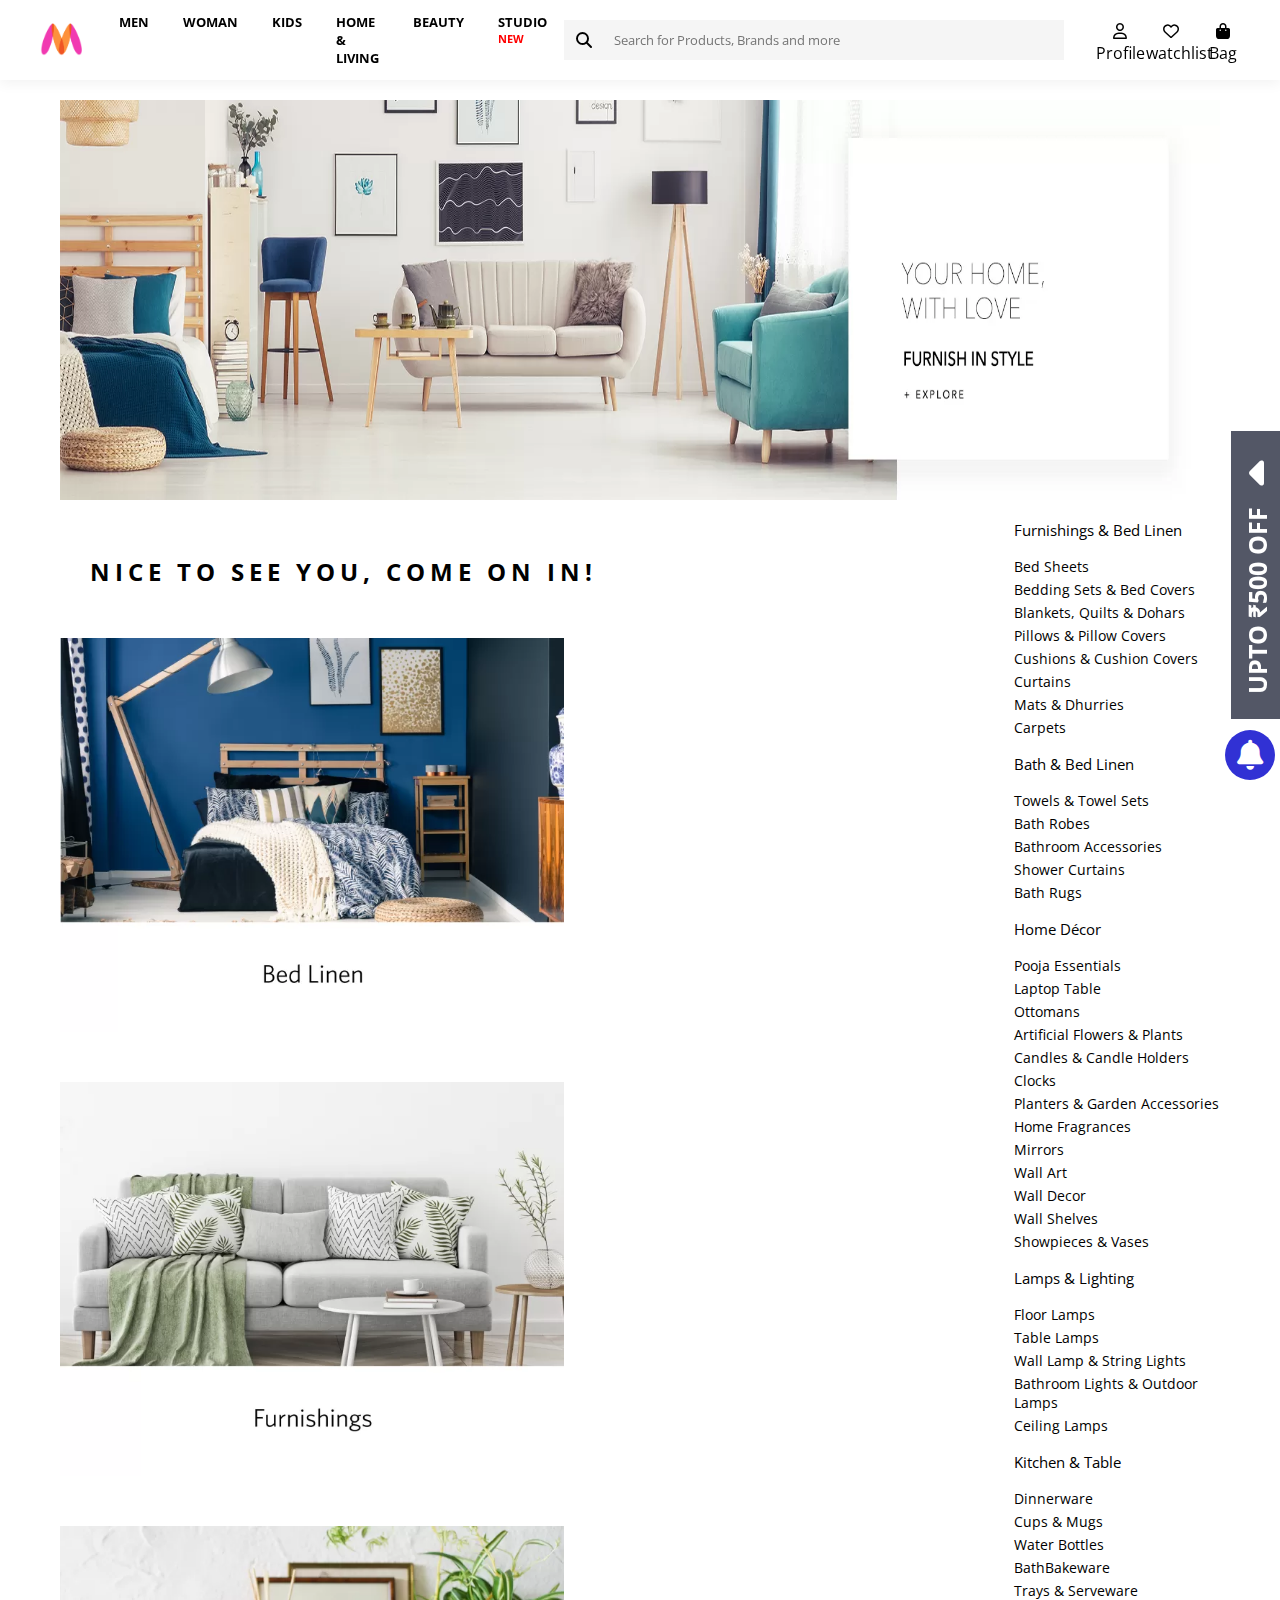
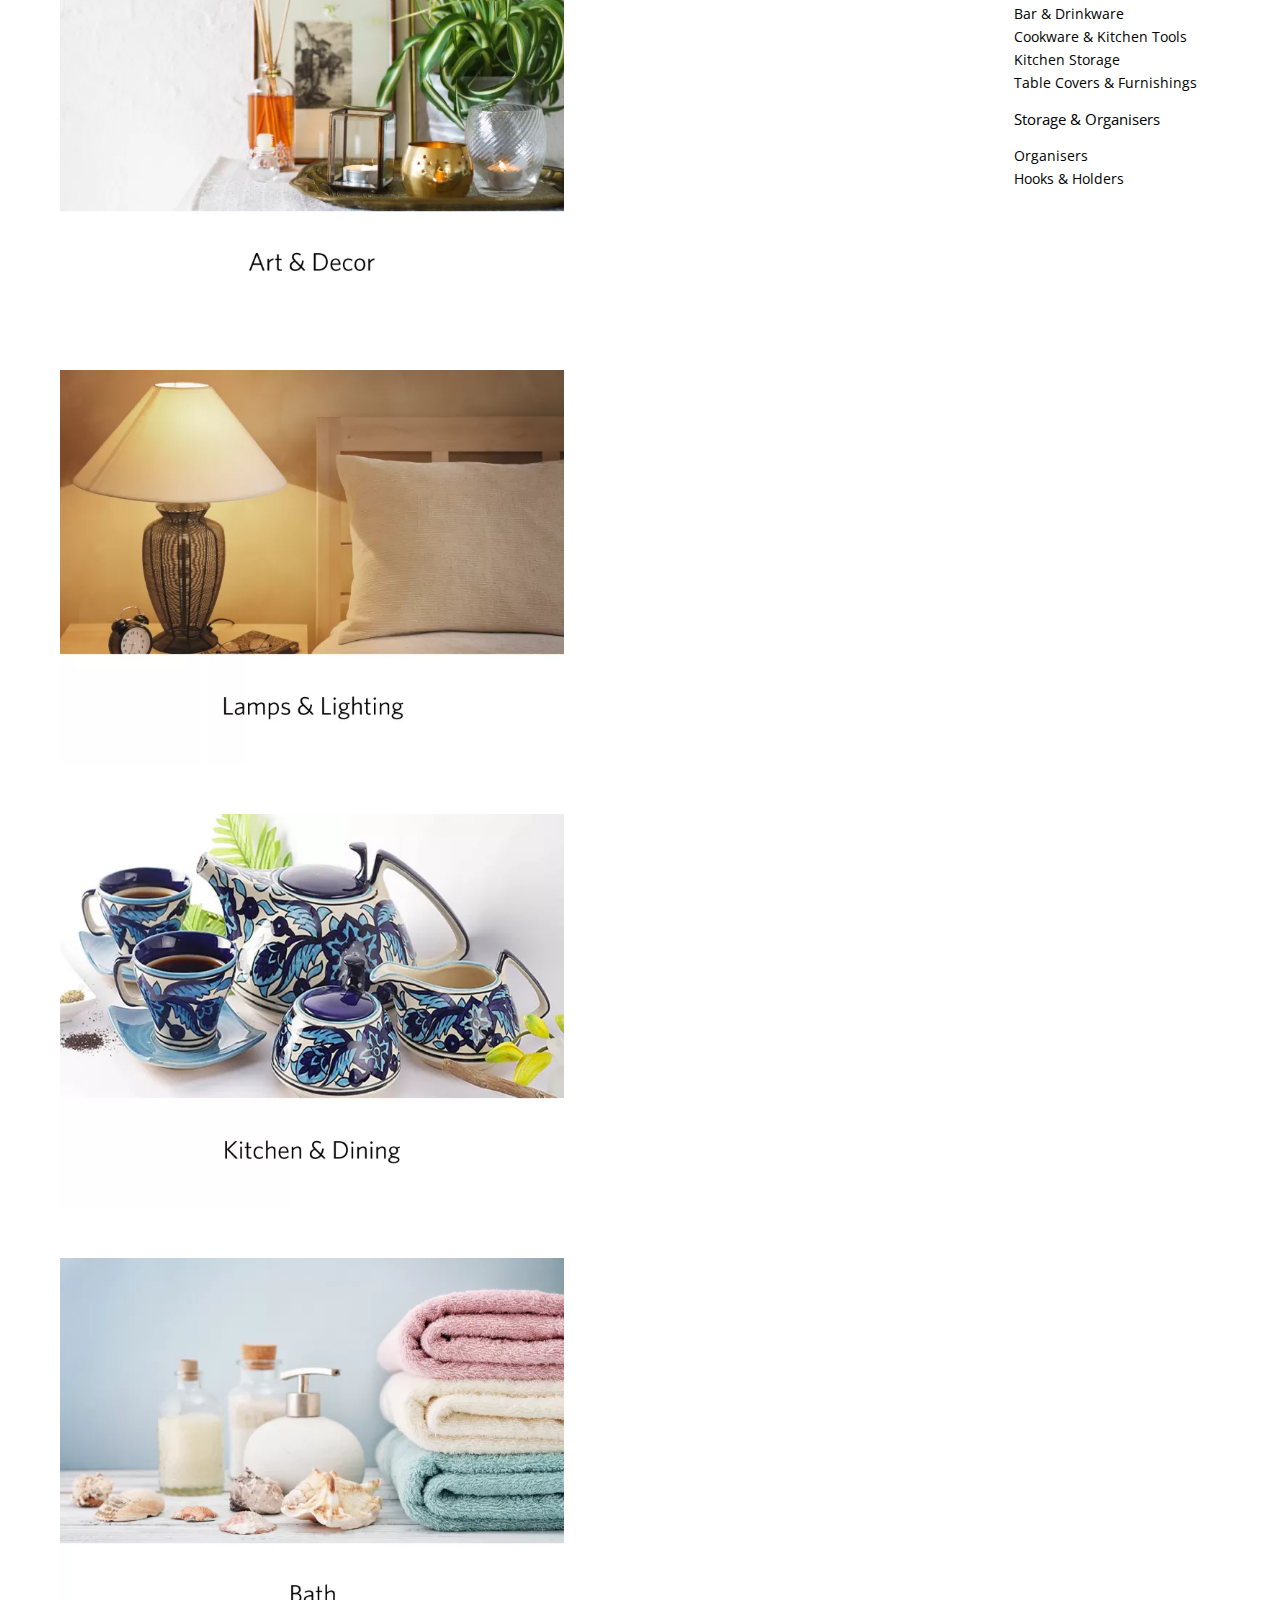
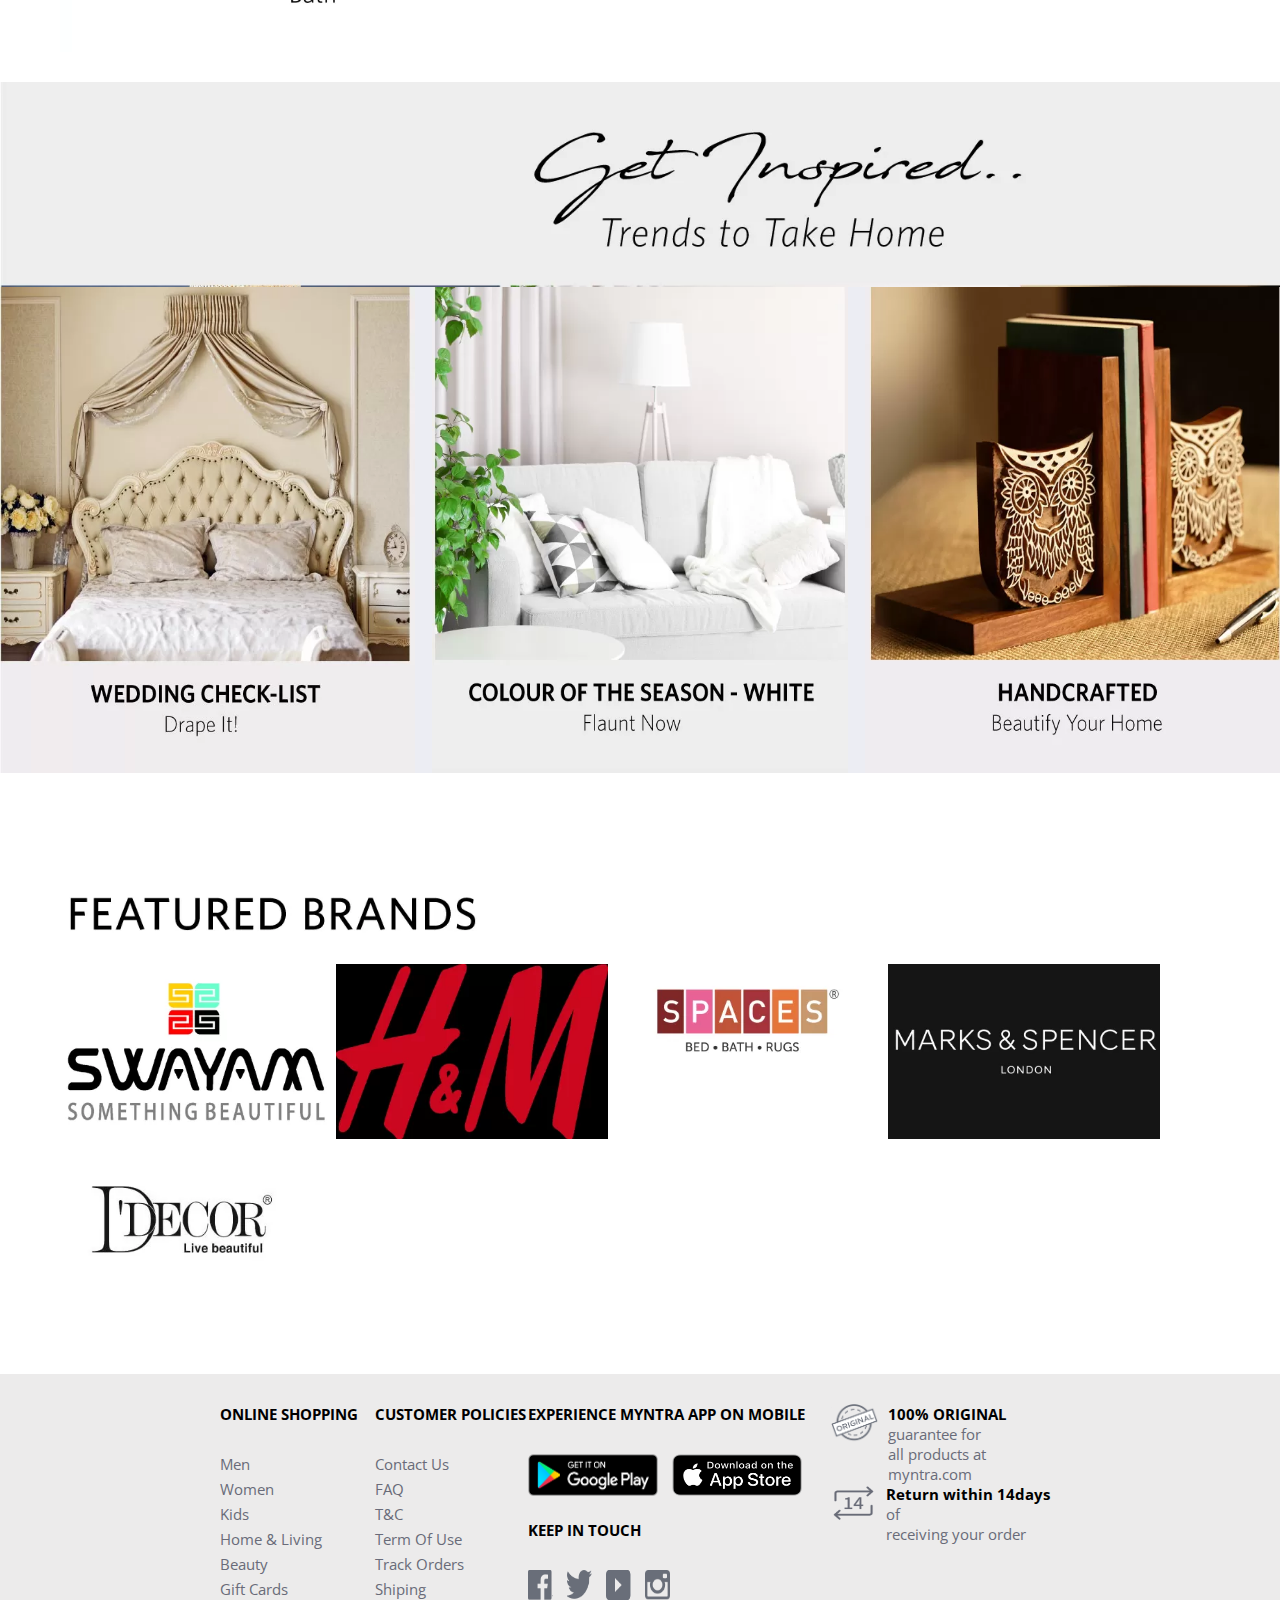
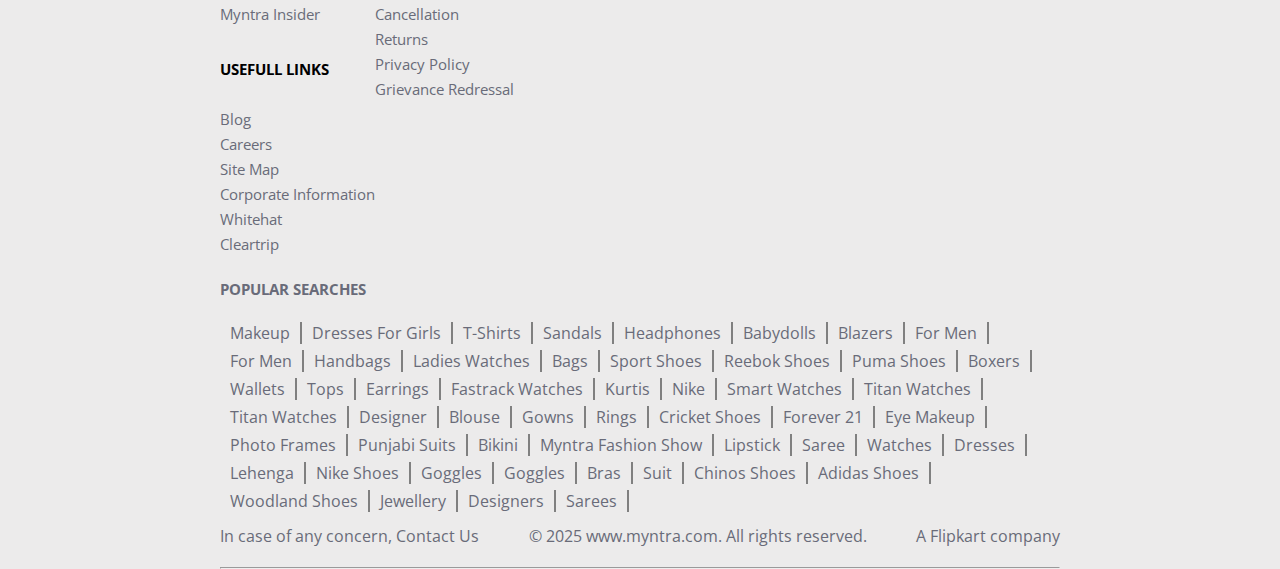
<file: home&living.html>
<!DOCTYPE html>
<html lang="en">
<head>
    <meta charset="UTF-8">
    <meta name="viewport" content="width=device-width, initial-scale=1.0">
    <title>Home and Living - Buy Interior Decoration Products and Accessories Online in India</title>
    <link rel="icon" type="image/png" href="image/logo.png"> 
    <link rel="stylesheet" href="css/style.css">
    <link rel="stylesheet" href="https://cdnjs.cloudflare.com/ajax/libs/font-awesome/6.7.2/css/all.min.css" integrity="sha512-Evv84Mr4kqVGRNSgIGL/F/aIDqQb7xQ2vcrdIwxfjThSH8CSR7PBEakCr51Ck+w+/U6swU2Im1vVX0SVk9ABhg==" crossorigin="anonymous" referrerpolicy="no-referrer" /> 
    <link href="https://fonts.googleapis.com/css2?family=Inter:ital,opsz,wght@0,14..32,100..900;1,14..32,100..900&family=Open+Sans:ital,wght@0,300..800;1,300..800&display=swap" rel="stylesheet">

</head>
<body>
     <!-- right side upto 50%  -->
     <div class="slider_bar_right_side"> 
        
        <div class="text_right_slide"> <a href="">UPTO ₹500 OFF</a> </div> 
        <div class="icons_right_slide" > <a href=""> <i class="fa-solid fa-caret-left"></i> </a></div>
        
    </div>
    <!-- right side upto 50%  -->

     <!-- right side bell --> 

     <div class="bell">
        <i class="fa-solid fa-bell"></i>
     </div>
     <!-- right side bell -->
    <!-- header seaction start  --> 
    <div class="header1">
        <div class="header"> 
            <div class="header_logo">
                <a href="index.html"><img src="image/logo.png" alt="" height="100%" width="100%"> </a>
                    
                
            </div>
            <div class="header_menu">
                <ul style="list-style: none;">
                    <li > <a href="man.html"> men </a> 
                        <div class="manus">
                            <div class="mega_manu">
                            <div class="maga_manu_a"><a href="">Topwear</a></div> 
                            <ul style="list-style: none;"> 
                                
                                <li><a href="t_shirt.html">T-Shirts</a></li> 
                                <li><a href="">Casual Shirts</a></li> 
                                <li><a href="">Formal Shirts</a></li> 
                                <li><a href="">Sweatshirts</a></li> 
                                <li><a href="">Sweaters</a></li> 
                                <li><a href="">Jackets</a></li> 
                                <li><a href="">Blazers & Coats</a></li> 
                                <li><a href="">Suits</a></li> 
                                <li><a href="">Rain Jackets</a></li> 
                            </ul> 
                            <br>
                            <hr>
                            <br>
                            <div class="maga_manu_a"><a href="">Indian & Festive Wear</a></div> 
                            <ul style="list-style: none; "  > 
                                
                                <li><a href="">Kurtas & Kurta Sets</a></li> 
                                <li><a href="">Sherwanis</a></li> 
                                <li><a href="">Nehru Jackets</a></li> 
                                <li><a href="">Dhotis</a></li> 
                            
                            </ul>
                            
                            </div>
                            <div class="mega_manu">
                            <div class="maga_manu_a"><a href="">Bottomwear</a></div> 
                            <ul style="list-style: none;"> 
                                
                                <li><a href="">Jeans</a></li> 
                                <li><a href="">Casual Trousers</a></li> 
                                <li><a href="">Formal Trousers</a></li> 
                                <li><a href="">Shorts</a></li> 
                                <li><a href="">Track Pants & Joggers</a></li> 
    
                            </ul> 
                            <br>
                            <hr>
                            <br>
                            <div class="maga_manu_a"><a href="">Innerwear & Sleepwear</a></div> 
                            <ul style="list-style: none; "  > 
                                
                                <li><a href="">Briefs & Trunks</a></li> 
                                <li><a href="">Boxers</a></li> 
                                <li><a href="">Vests</a></li> 
                                <li><a href="">Sleepwear & Loungewear</a></li> 
                                <li><a href="">Thermals</a></li> 
                            </ul>
                            <br>
                            <hr>
                            <br> 
                            <div class="maga_manu_a"><a href="">Plus Size</a></div>  
                            </div>
                            <div class="mega_manu">
                            <div class="maga_manu_a"><a href="">Footwear</a></div> 
                            <ul style="list-style: none;"> 
                                
                                <li><a href="">Casual Shoes</a></li> 
                                <li><a href="">Sports Shoes</a></li> 
                                <li><a href="">Formal Shoes</a></li> 
                                <li><a href="">Sneakers</a></li> 
                                <li><a href="">Sandals & Floaters</a></li> 
                                <li><a href="">Flip Flops</a></li> 
                                <li><a href="">Socks</a></li> 
    
                            </ul> 
                            <br>
                            <hr>
                            <br>
                            <div class="maga_manu_a"><a href="">Personal Care & Grooming</a></div> 
                            <br>
                            
                        
                            <div class="maga_manu_a"><a href="">Sunglasses & Frames</a></div>  
                            <br>
                            <div class="maga_manu_a"><a href="">Watches</a></div>  
                            </div>
                            <div class="mega_manu">
                            <div class="maga_manu_a"><a href="">Sports & Active Wear</a></div> 
                            <ul style="list-style: none;"> 
                                
                                <li><a href="">Sports Shoes</a></li> 
                                <li><a href="">Sports Sandals</a></li> 
                                <li><a href="">Active T-Shirts</a></li> 
                                <li><a href="">Track Pants & Shorts</a></li> 
                                <li><a href="">Tracksuits</a></li> 
                                <li><a href="">Jackets & Sweatshirts</a></li> 
                                <li><a href="">Sports Accessories</a></li> 
                                <li><a href="">Swimwear</a></li> 
    
                            </ul> 
                            <br>
                            <hr>
                            <br>
    
                            <div class="maga_manu_a"><a href="">Gadgets</a></div> 
                            <br> 
                            <ul style="list-style: none;">
                                <li><a href="">Smart Wearables</a></li> 
                                <li><a href="">Fitness Gadgets</a></li> 
                                <li><a href="">Headphones</a></li> 
                                <li><a href="">Speakerss</a></li> 
                            </ul>
                            
                            </div>
                            <div class="mega_manu">
                            <div class="maga_manu_a"><a href="">Fashion Accessories</a></div> 
                            <ul style="list-style: none;"> 
                                
                                <li><a href="">Wallets</a></li> 
                                <li><a href="">Belts</a></li> 
                                <li><a href="">Perfumes & Body Mists</a></li> 
                                <li><a href="">Trimmers</a></li> 
                                <li><a href="">Deodorants</a></li> 
                                <li><a href="">Ties, Cufflinks & Pocket Squares</a></li> 
                                <li><a href="">Accessory Gift Sets</a></li> 
                                <li><a href="">Caps & Hats</a></li> 
                                <li><a href="">Mufflers, Scarves & Gloves</a></li> 
                                <li><a href="">Phone Cases</a></li> 
                                <li><a href="">Helmets</a></li> 
    
                            </ul> 
                            <br>
                            <hr>
                            <br>
    
                            <div class="maga_manu_a"><a href="">Bags & Backpacks</a></div>
                            <br> 
                            <div class="maga_manu_a"><a href="">Luggages & Trolleys</a></div> 
                            <br> 
                            
                            </div>
    
                        </div> 
                    </li>  
                    <li> <a href="woman.htmls"> woman </a> 
                        <div class="manus">
                            <div class="mega_manu">
                            <div class="maga_manu_a" style="color: #fb56c1;"><a href="">Topwear</a></div> 
                            <ul style="list-style: none;"> 
                                
                                <li><a href="">Kurtas & Suits</a></li> 
                                <li><a href="">Kurtis, Tunics & Tops</a></li> 
                                <li><a href="">Sarees</a></li> 
                                <li><a href="">Leggings, Salwars & Churidars</a></li> 
                                <li><a href="">Skirts & Palazzos</a></li> 
                                <li><a href="">Dress Materials</a></li> 
                                <li><a href="">Lehenga Cholis</a></li> 
                                <li><a href="">Dupattas & Shawls</a></li> 
                                <li><a href="">Jackets</a></li> 
                            </ul> 
                            <br>
                            <hr>
                            <br>
                            <div class="maga_manu_a" style="color: #fb56c1;"><a href="">Belts, Scarves & More</a></div> 
                            <br>
                            <div class="maga_manu_a" style="color: #fb56c1;"><a href="">Watches & Wearables</a></div> 
                            <br>

                            
                            </div>
                            <div class="mega_manu">
                            <div class="maga_manu_a " style="color: #fb56c1;"><a href="">Western Wear</a></div> 
                            <ul style="list-style: none;"> 
                                
                                <li><a href="">Dresses</a></li> 
                                <li><a href="">Tops</a></li> 
                                <li><a href="">Tshirts</a></li> 
                                <li><a href="">Jeans</a></li> 
                                <li><a href="">Trousers & Capris</a></li> 
                                <li><a href="">Shorts & Skirts</a></li> 
                                <li><a href="">Co-ords</a></li> 
                                <li><a href="">Playsuits</a></li> 
                                <li><a href="">Jumpsuits</a></li> 
                                <li><a href="">Shrugs</a></li> 
                                <li><a href="">Sweaters & Sweatshirts</a></li> 
                                <li><a href="">Jackets & Coats</a></li> 
                                <li><a href="">Blazers & Waistcoats</a></li> 
    
                            </ul> 
                            <br>
                            <hr>
                            <br>
                            
                            
                            <div class="maga_manu_a"  style="color: #fb56c1;" ><a href="">Plus Size</a></div>  
                            </div>
                            <div class="mega_manu">
                            <div class="maga_manu_a" style="color: #fb56c1;"><a href="">Maternity</a></div> 
                            <br>
                            <div class="maga_manu_a" style="color: #fb56c1;"><a href="">Sunglasses & Frames</a></div>
                            <br>
                            <div class="maga_manu_a" style="color: #fb56c1;"><a href="">Footwear</a></div> 
                            

                            <ul style="list-style: none;"> 
                                
                                <li><a href="">Flats</a></li> 
                                <li><a href="">Casual Shoes</a></li> 
                                <li><a href="">Heels</a></li> 
                                <li><a href="">Boots</a></li> 
                                <li><a href="">Sports Shoes & Floaters</a></li> 

                            </ul> 
                            <br>
                            <hr>
                            <br>
                            <div class="maga_manu_a"  style="color: #fb56c1;"><a href="">Sports & Active Wear</a></div> 
                            <ul style="list-style: none;" >
                                <li><a href="">Clothing</a></li> 
                                <li><a href="">Footwear</a></li> 
                                <li><a href="">Sports Accessories</a></li> 
                                <li><a href="">Sports Equipment</a></li> 
                            </ul>
                            <br>
                            
                        
                        
                            
    
                        </div>
                            <div class="mega_manu">
                            <div class="maga_manu_a" style="color: #fb56c1;"><a href="">Lingerie & Sleepwear</a></div> 

                            <ul style="list-style: none;"> 
                                
                                <li><a href="">Bra</a></li> 
                                <li><a href="">Briefs</a></li> 
                                <li><a href="">Shapewear</a></li> 
                                <li><a href="">Sleepwear & Loungewear</a></li> 
                                <li><a href="">Swimwear</a></li> 
                                <li><a href="">Camisoles & Thermals</a></li> 

                            </ul> 
                            <br>
                            <hr>
                            <br>
                            <div class="maga_manu_a"  style="color: #fb56c1;"><a href="">Beauty & Personal Care</a></div> 
                            <ul style="list-style: none;" >
                                <li><a href="">Makeup</a></li> 
                                <li><a href="">Skincare</a></li> 
                                <li><a href="">Premium Beauty</a></li> 
                                <li><a href="">Lipsticks</a></li> 
                                <li><a href="">Fragrances</a></li> 
                            </ul>
                            <br>

                            </div>
                            <div class="mega_manu">
                            <div class="maga_manu_a" style="color: #fb56c1;"><a href="">Gadgets</a></div> 

                            <ul style="list-style: none;"> 
                                
                        
                                    <li><a href="">Smart Wearables</a></li> 
                                    <li><a href="">Fitness Gadgets</a></li> 
                                    <li><a href="">Headphones</a></li> 
                                    <li><a href="">Speakerss</a></li> 
                            

                            </ul> 
                            <br>
                            <hr>
                            <br>
                            <div class="maga_manu_a"  style="color: #fb56c1;"><a href="">Jewellery</a></div> 
                            <ul style="list-style: none;" >
                                <li><a href="">Fashion Jewellery</a></li> 
                                <li><a href="">Fine Jewellery</a></li> 
                                <li><a href="">Earrings</a></li> 

                            </ul>
                            <br>
                            <hr>
                            <br>
                            <div class="maga_manu_a"  style="color: #fb56c1;"><a href="">Backpacks</a></div> 
                            <ul style="list-style: none;" >
                                <li><a href="">Handbags, Bags & Wallets</a></li> 
                                <li><a href="">Luggages & Trolleys</a></li> 

                            </ul>
                            <br>

                            </div>
                        </div>
                    </li> 
                    <li> <a href=""> kids </a></li> 
                    <li> <a href="home&living.html"> home & living </a>
                        <div class="manus">
                            <div class="mega_manu">
                            <div class="maga_manu_a" style="color: #f2c210;"><a href="">Bed Linen & Furnishing</a></div> 
                            <ul style="list-style: none;"> 
                                
                                <li><a href="">Bed Runners</a></li> 
                                <li><a href="">Mattress Protectors</a></li> 
                                <li><a href="">Bedsheets</a></li> 
                                <li><a href="">Bedding Sets</a></li> 
                                <li><a href="">Blankets, Quilts & Dohars </a></li> 
                                <li><a href="">Pillows & Pillow Covers</a></li> 
                                <li><a href="">Bed Covers</a></li> 
                                <li><a href="">Diwan Sets</a></li> 
                                <li><a href="">Chair Pads & Covers</a></li> 
                                <li><a href="">Sofa Covers</a></li> 
                            </ul> 
                            <br>
                            <hr>
                            <br>
                            <div class="maga_manu_a" style="color: #f2c210;"><a href="">Flooring</a></div> 
                            <ul style="list-style: none;"> 
                                
                                <li><a href="">Floor Runners</a></li> 
                                <li><a href="">Carpets</a></li> 
                                <li><a href="">Floor Mats & Dhurries</a></li> 
                                <li><a href="">Door Mats</a></li> 
                            </ul> 
                            <br>

                            
                            </div>
                            <div class="mega_manu">
                            <div class="maga_manu_a " style="color: #f2c210;"><a href="">Bath</a></div> 
                            <ul style="list-style: none;"> 
                                
                                <li><a href="">Bath Towels</a></li> 
                                <li><a href="">Hand & Face Towels</a></li> 
                                <li><a href="">Beach Towels</a></li> 
                                <li><a href="">Towels Set</a></li> 
                                <li><a href="">Bath Rugs</a></li> 
                                <li><a href="">Bath Robes</a></li> 
                                <li><a href="">Bathroom Accessories</a></li> 
                                <li><a href="">Shower Curtains</a></li> 

                            </ul> 
                            <br>
                            <hr>
                            <br>
                            
                            <div class="maga_manu_a"  style="color: #f2c210;" ><a href="">Lamps & Lighting</a></div>  
                            <ul style="list-style: none;"> 
                                
                                <li><a href="">Floor Lamps</a></li> 
                                <li><a href="">Ceiling Lamps</a></li> 
                                <li><a href="">Table Lamps</a></li> 
                                <li><a href="">Wall Lamps</a></li> 
                                <li><a href="">Outdoor Lamps</a></li> 
                                <li><a href="">String Lights</a></li> 


                            </ul> 

                            </div>
                            <div class="mega_manu">
                            <div class="maga_manu_a" style="color: #f2c210;"><a href="">Home Décor</a></div> 
    
                            <ul style="list-style: none;"> 
                                
                                <li><a href="">FlatsPlants & Planters</a></li> 
                                <li><a href="">Aromas & Candles</a></li> 
                                <li><a href="">Clocks</a></li> 
                                <li><a href="">Mirrors</a></li> 
                                <li><a href="">Wall Décor</a></li> 
                                <li><a href="">Festive Decor</a></li> 
                                <li><a href="">Pooja Essentials</a></li> 
                                <li><a href="">Wall Shelves</a></li> 
                                <li><a href="">Fountains</a></li> 
                                <li><a href="">Showpieces & Vases</a></li> 
                                <li><a href="">Ottoman</a></li> 

                            </ul> 
                            <br>
                            <hr>
                            <br>
                            <div class="maga_manu_a" style="color: #f2c210;"><a href="">Cushions & Cushion Covers</a></div> 
                            <br>
                            <div class="maga_manu_a" style="color: #f2c210;"><a href="">Curtains</a></div> 

    
                        </div>
                            <div class="mega_manu">
                            <div class="maga_manu_a" style="color: #f2c210;"><a href="">Furniture</a></div> 
                            <br>
                            <div class="maga_manu_a" style="color: #f2c210;"><a href="">Home Gift Sets</a></div>  
                            <br>
                            <div class="maga_manu_a" style="color: #f2c210;"><a href="">Kitchen & Table</a></div>  


                            <ul style="list-style: none;"> 
                                
                                <li><a href="">Table Runners</a></li> 
                                <li><a href="">Dinnerware & Serveware</a></li> 
                                <li><a href="">Cups and Mugs</a></li> 
                                <li><a href="">Bakeware & Cookware</a></li> 
                                <li><a href="">Kitchen Storage & Tools</a></li> 
                                <li><a href="">Bar & Drinkware</a></li> 
                                <li><a href="">Table Covers & Furnishings</a></li> 

                            </ul> 
                            <br>

                            </div>
                            <div class="mega_manu">
                            <div class="maga_manu_a" style="color: #f2c210;"><a href="">Storage</a></div> 

                            <ul style="list-style: none;"> 
                                
                        
                                    <li><a href="">Bins</a></li> 
                                    <li><a href="">Hangers</a></li> 
                                    <li><a href="">Organisers</a></li> 
                                    <li><a href="">Hooks & Holders</a></li> 
                                    <li><a href="">Laundry Bags</a></li> 
                            

                            </ul>
                            <br>

                            </div>
                        </div> 
                    </li> 
                    <li> <a href=""> beauty </a></li>   
                    <li> <a href="">studio <sup style="color: red;">new</sup></a> </li> 
                </ul>
            </div> 
            <div class="header_input"> 
                <div class="searchicon"> 
                    <i class="fa-solid fa-magnifying-glass"></i>
                </div>
                <div class="forseach">
                    <input type="text" placeholder="Search for Products, Brands and more"> 
                </div>
                

            </div> 

            <div class="header_last_section">
                <div class="profile myntra">
                    <i class="fa-regular fa-user"></i>
                    <p>Profile</p>
                </div>
                <div class="watchlist myntra">
                    <i class="fa-regular fa-heart"></i>
                    <p>watchlist</p>
                </div>
                <div class="bag myntra">
                    <i class="fa-solid fa-bag-shopping"></i>
                    <p>Bag</p> 
                </div>
            </div>

        </div> 
     </div> 

    <!-- header seaction end  -->


     <!-- main section start  -->

     <div class="living_main">
        <div class="main_slide living_slide">
            <img src="image/home&living/living_slide.webp" alt="" >
          </div>
    
          <div class="living_main_one">
            <div class="living_main_first"> 
                <div class="living_main_first_text">
                    <h2>NICE TO SEE YOU, COME ON IN!</h2>
                </div>
                <div class="living_main_first_img">
                    <div>
                        <img src="image/home&living/living1.webp" alt="" width="100%" height="100%">
                    </div>
                    <div>
                        <img src="image/home&living/living2.webp" alt="" width="100%" height="100%">
                    </div>
                    <div>
                        <img src="image/home&living/living3.webp" alt="" width="100%" height="100%">
                    </div>
                    <div>
                        <img src="image/home&living/living4.webp" alt="" width="100%" height="100%">
                    </div>
                    <div>
                        <img src="image/home&living/living5.webp" alt="" width="100%" height="100%">
                    </div>
                    <div>
                        <img src="image/home&living/living6.webp" alt="" width="100%" height="100%">
                    </div>
                </div>
                
            </div>
            <div class="living_main_second">
                <p>Furnishings & Bed Linen</p>
                <ul style="list-style: none;">
                    <li> <a href="">Bed Sheets</a> </li>
                    <li> <a href="">Bedding Sets & Bed Covers</a> </li>
                    <li> <a href="">Blankets, Quilts & Dohars</a> </li>
                    <li> <a href="">Pillows & Pillow Covers</a> </li>
                    <li> <a href="">Cushions & Cushion Covers</a> </li>
                    <li> <a href="">Curtains</a> </li>
                    <li> <a href="">Mats & Dhurries</a> </li>
                    <li> <a href="">Carpets</a> </li>
                </ul>

                <p>Bath & Bed Linen</p>
                <ul style="list-style: none;">
                    <li> <a href="">Towels & Towel Sets</a> </li>
                    <li> <a href="">Bath Robes</a> </li>
                    <li> <a href="">Bathroom Accessories</a> </li>
                    <li> <a href="">Shower Curtains</a> </li>
                    <li> <a href="">Bath Rugs</a> </li>
                </ul>

                <p>Home Décor</p>
                <ul style="list-style: none;">
                    <li> <a href="">Pooja Essentials</a> </li>
                    <li> <a href="">Laptop Table</a> </li>
                    <li> <a href="">Ottomans</a> </li>
                    <li> <a href="">Artificial Flowers & Plants</a> </li>
                    <li> <a href="">Candles & Candle Holders</a> </li>
                    <li> <a href="">Clocks</a> </li>
                    <li> <a href="">Planters & Garden Accessories</a> </li>
                    <li> <a href="">Home Fragrances</a> </li>
                    <li> <a href="">Mirrors</a> </li>
                    <li> <a href="">Wall Art </a> </li>
                    <li> <a href="">Wall Decor </a> </li>
                    <li> <a href="">Wall Shelves</a> </li>
                    <li> <a href="">Showpieces & Vases</a> </li>
                </ul>
                <p><a href="">Lamps & Lighting</a></p>
                <ul style="list-style: none;">
                    <li> <a href="">Floor Lamps</a> </li>
                    <li> <a href="">Table Lamps</a> </li>
                    <li> <a href="">Wall Lamp & String Lights</a> </li>
                    <li> <a href="">Bathroom Lights & Outdoor Lamps</a> </li>
                    <li> <a href="">Ceiling Lamps</a> </li>
                   
                </ul>
                 <p><a href="">Kitchen & Table</a></p> 
                 <ul style="list-style: none;">
                    <li> <a href="">Dinnerware</a> </li>
                    <li> <a href="">Cups & Mugs</a> </li>
                    <li> <a href="">Water Bottles</a> </li>
                    <li> <a href="">BathBakeware</a> </li>
                    <li> <a href="">Trays & Serveware</a> </li>
                    <li> <a href="">Bar & Drinkware</a> </li>
                    <li> <a href="">Cookware & Kitchen Tools</a> </li>
                    <li> <a href="">Kitchen Storage</a> </li>
                    <li> <a href="">Table Covers & Furnishings</a> </li>
                   
                </ul>
                <p>Storage & Organisers</p>
                <ul style="list-style: none;">
                    <li> <a href="">Organisers</a> </li>
                    <li> <a href="">Hooks & Holders</a> </li>
                </ul>
            </div> 
          </div>
     </div>
     <div class="living_trands">
        <img src="image/home&living/liveing_trand.webp" alt="" height="205px"  >
     </div>

     <div class="trands_living"> 
        <div>
            <img src="image/home&living/trands_living1.webp" width="100%" height="100%" alt="">
        </div>
        <div>
            <img src="image/home&living/trands_living2.webp" alt=""  width="100%" height="100%" >
        </div>
        <div>
            <img src="image/home&living/trands_living3.webp" alt=""  width="100%" height="100%" >
        </div>
        
     </div> 
     <div class="featurs_brand">
        <img src="image/home&living/living_brand1.webp" width="1460px" alt="">
     </div>
     <div class="living_main featurs_living">
        <img src="image/home&living/featur_brand1.webp" alt="" width="272px" height="175px">
        <img src="image/home&living/featur_brand2.webp" alt="" width="272px" height="175px">
        <img src="image/home&living/featur_brand3.webp" alt="" width="272px" height="113px" class="spaces_living">
        <img src="image/home&living/featur_brand4.webp" alt="" width="272px" height="175px" >
        <img src="image/home&living/featur_brand5.webp" alt="" width="272px" height="175px">
     </div>

      




     <!-- main section end  -->

     <!-- footer seation start  --> 
      <footer class="footer"> 
        <div class="footer_one"> 
            <div class="online_shoping">
                <p> <a href=""> ONLINE SHOPPING </a></p> 
                <ul style="list-style: none;">
                    <li> <a href=""> men</a> </li>
                    <li> <a href="">women</a> </li>
                    <li> <a href="">kids</a> </li>
                    <li> <a href="">home & living</a> </li>
                    <li> <a href=""> beauty </a> </li>
                    <li> <a href=""> gift cards</a> </li>
                    <li> <a href=""> myntra insider </a> </li>
                </ul>
                <p style="padding-top: 30px;">USEFULL LINKS</p> 
                <ul style="list-style: none;">
                    <li> <a href="">blog</a> </li>
                    <li> <a href="">careers</a> </li>
                    <li> <a href="">site map </a> </li>
                    <li> <a href="">Corporate Information</a> </li>
                    <li> <a href="">Whitehat</a> </li>
                    <li> <a href="">Cleartrip</a> </li>
                </ul>
            </div> 
            <div class="customer">
                <p> CUSTOMER POLICIES </p> 
                <ul style="list-style: none;">
                    <li> <a href=""> contact us </a> </li>
                    <li> <a href=""> FAQ </a> </li>
                    <li> <a href=""> T&C </a> </li>
                    <li> <a href=""> Term Of Use </a> </li>
                    <li> <a href=""> Track Orders </a> </li>
                    <li> <a href=""> shiping </a> </li>
                    <li> <a href=""> Cancellation </a> </li>
                    <li> <a href=""> Returns </a> </li>
                    <li> <a href=""> Privacy policy </a> </li>
                    <li> <a href=""> Grievance Redressal </a> </li>
                </ul>
            </div>
            <div class="social_media">
                <p> EXPERIENCE MYNTRA APP ON MOBILE </p>
                <a href=""> <img src="image/google_play.png" alt="" width="140px" height="42px" ></a>
                <a href=""> <img src="image/app_stroe.png" alt="" width="140px" height="42px"></a> 
                <p style="padding-top: 20px;"> KEEP IN TOUCH </p> 
                <img src="image/facebook.png" alt="" width="35px" height="33px">
                <img src="image/x.png" alt="" width="35px" height="33px">
                <img src="image/youtube.png" alt="" width="35px" height="33px">
                <img src="image/insta.png" alt="" width="35px" height="33px"> 

            </div>
            <div class="footer_orginal">
                <div class="orginal">
                    <img src="image/orignal.png" alt="" width="48px" height="40px"> 
                    <p><b>100% ORIGINAL</b> guarantee for <br>
                        all products at myntra.com                    
                    </p>
                </div>
                <div class="orginal">
                    <img src="image/14days.png" alt="" width="48px" height="40px"> 
                    <p><b>Return within 14days</b> of <br>
                        receiving your order                    
                    </p>
                </div>
            </div>

        </div> 

        <div class="footer_two">
            <h4> POPULAR SEARCHES </h4> 
            <ul style="list-style: none;">
                <li><a href="">makeup</a></li>
                <li><a href="">Dresses For Girls</a></li>
                <li><a href="">T-Shirts</a></li>
                <li><a href="">Sandals</a></li>
                <li><a href="">Headphones</a></li>
                <li><a href="">Babydolls</a></li>
                <li><a href="">Blazers</a></li>
                <li><a href="">For  Men</a></li>
                <li><a href="">For  Men</a></li>
                <li><a href="">Handbags</a></li>
                <li><a href="">Ladies Watches</a></li>
                <li><a href="">Bags</a></li> 
                <li><a href="">Sport Shoes</a></li> 
                <li><a href="">Reebok Shoes</a></li> 
                <li><a href="">Puma Shoes</a></li> 
                <li><a href="">Boxers</a></li> 
                <li><a href="">Wallets</a></li> 
                <li><a href="">Tops</a></li> 
                <li><a href="">Earrings</a></li> 
                <li><a href=""> Fastrack Watches</a></li> 
                <li><a href=""> Kurtis</a></li> 
                <li><a href=""> Nike</a></li> 
                <li><a href=""> Smart Watches</a></li> 
                <li><a href=""> Titan Watches</a></li> 
                <li><a href=""> Titan Watches</a></li> 
                <li><a href=""> Designer </a></li> 
                <li><a href=""> Blouse </a></li> 
                <li><a href=""> Gowns </a></li> 
                <li><a href=""> Rings </a></li> 
                <li><a href=""> Cricket Shoes </a></li> 
                <li><a href=""> Forever 21</a></li> 
                <li><a href=""> Eye Makeup</a></li> 
                <li><a href=""> Photo Frames</a></li> 
                <li><a href=""> Punjabi Suits</a></li> 
                <li><a href=""> Bikini</a></li> 
                <li><a href=""> Myntra Fashion Show</a></li> 
                <li><a href=""> Lipstick </a></li> 
                <li><a href=""> Saree </a></li> 
                <li><a href=""> Watches </a></li> 
                <li><a href=""> Dresses </a></li> 
                <li><a href=""> Lehenga </a></li> 
                <li><a href="">Nike Shoes </a></li> 
                <li><a href="">Goggles </a></li> 
                <li><a href="">Goggles </a></li> 
                <li><a href=""> Bras</a></li> 
                <li><a href=""> Suit</a></li> 
                <li><a href=""> Chinos  Shoes</a></li> 
                <li><a href=""> Adidas Shoes</a></li> 
                <li><a href=""> Woodland Shoes</a></li> 
                <li><a href=""> Jewellery</a></li> 
                <li><a href=""> Designers</a></li> 
                <li><a href=""> Sarees</a></li> 
                

            </ul>
           
             
            <div class="footer_two_one">
                <div>In case of any concern, <a href="">Contact Us</a></div>
                <div> © 2025 www.myntra.com. All rights reserved.</div>
                <div> <a href="">A Flipkart company</a></div>
            </div>

        </div>
        
        <hr>



      </footer>
     <!-- footer seation end -->
    
</body>
</html>
</file>
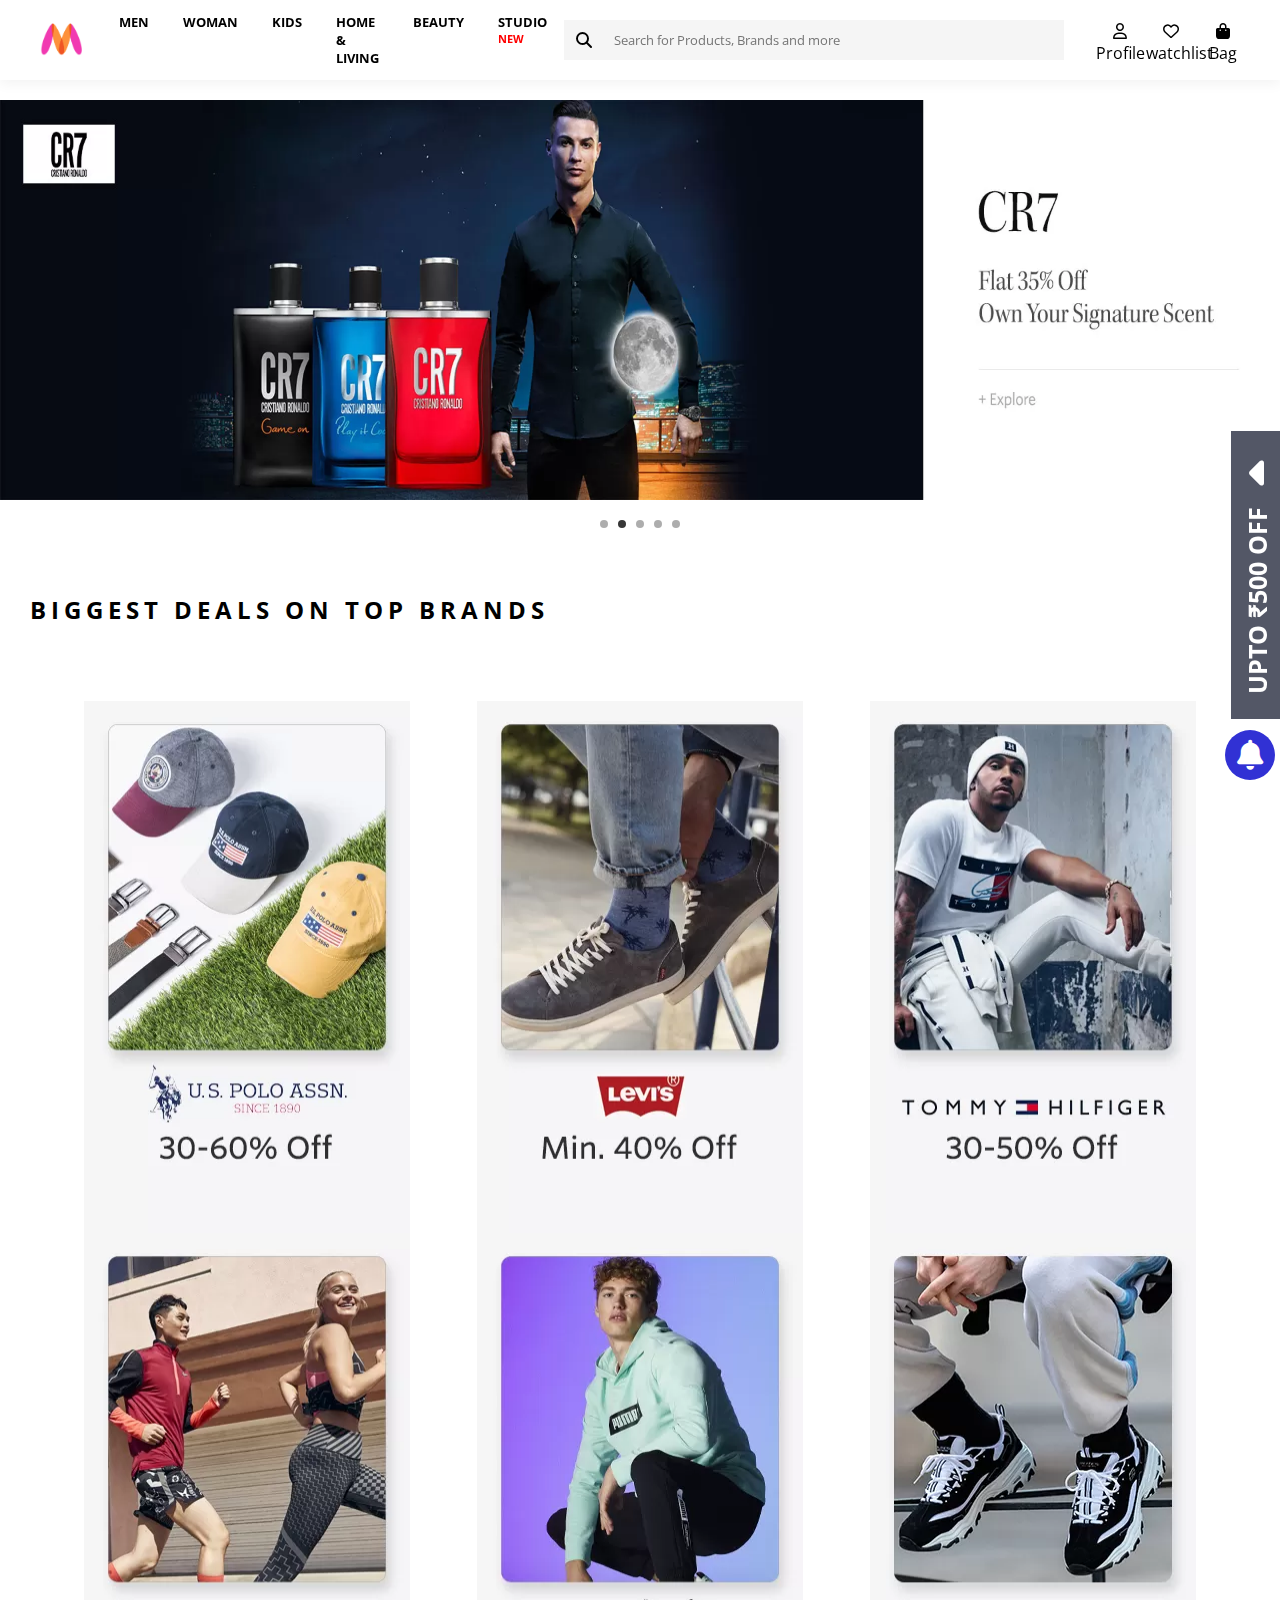
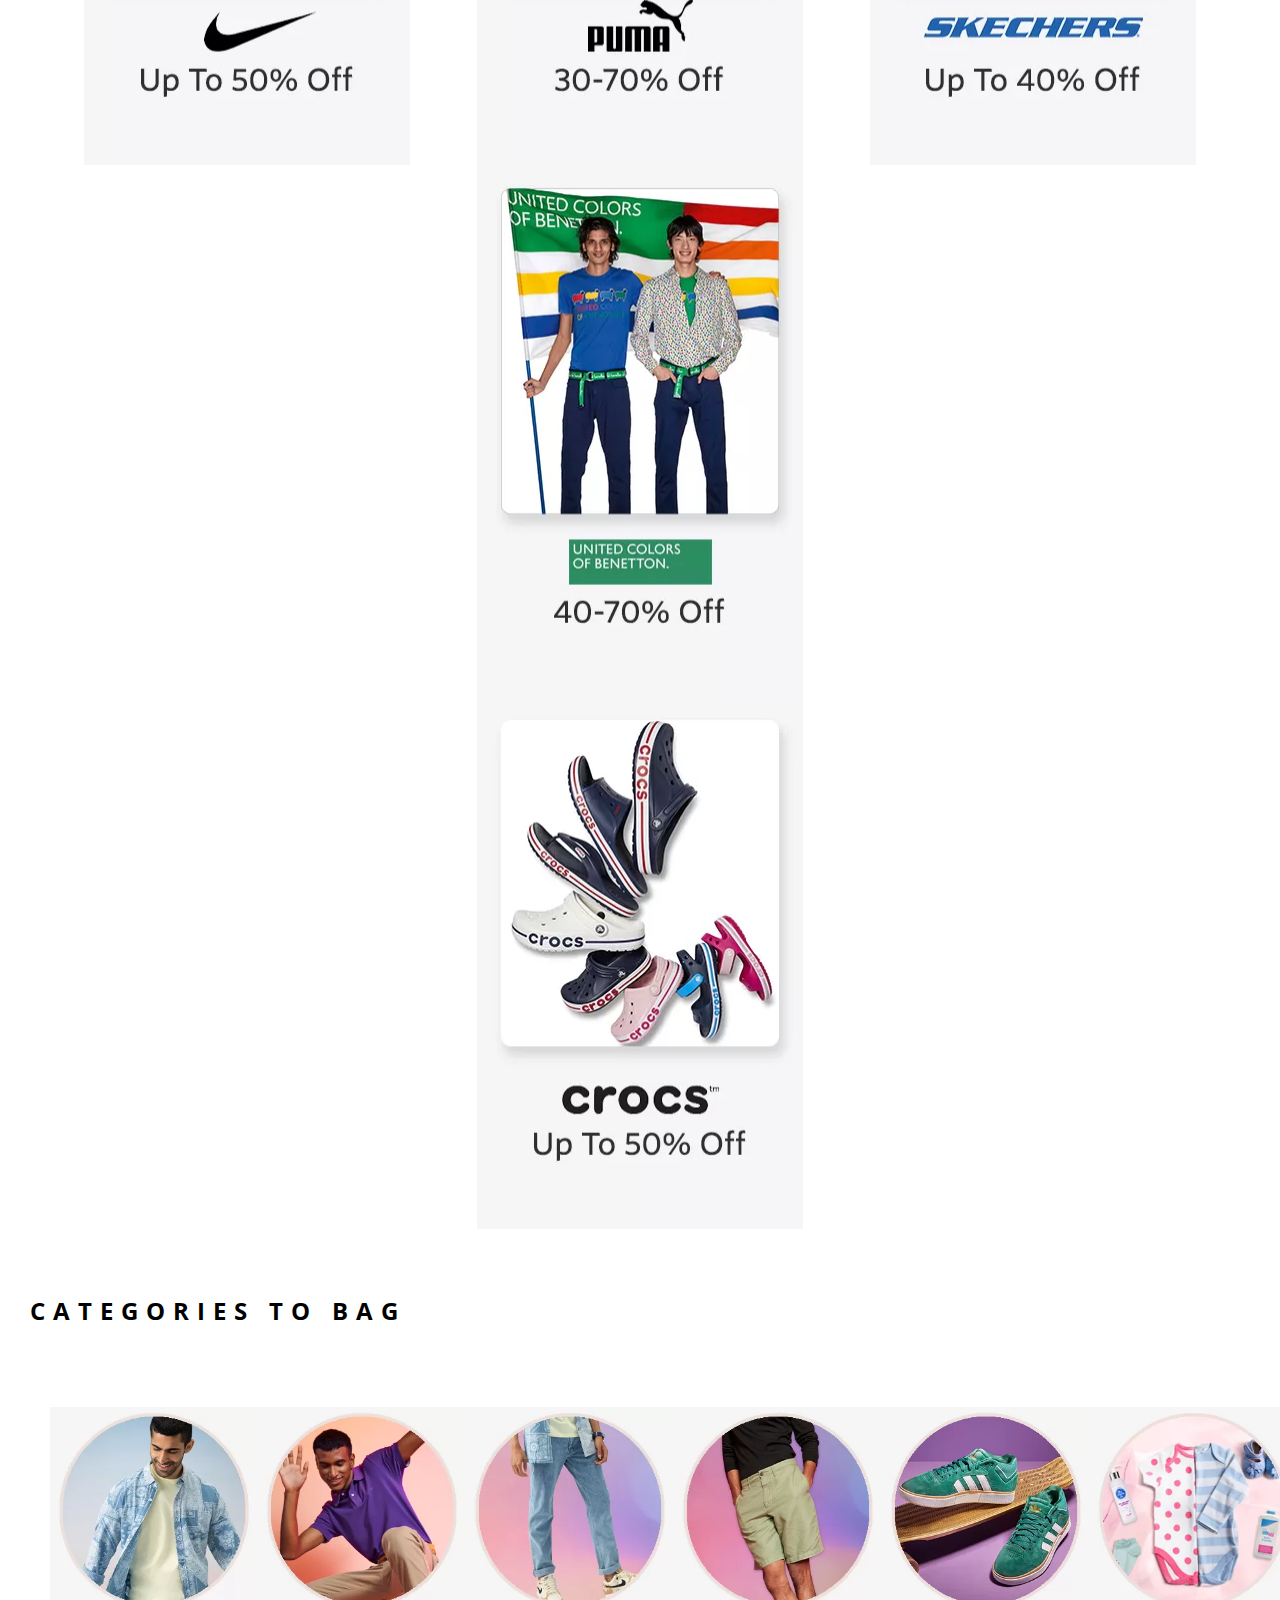
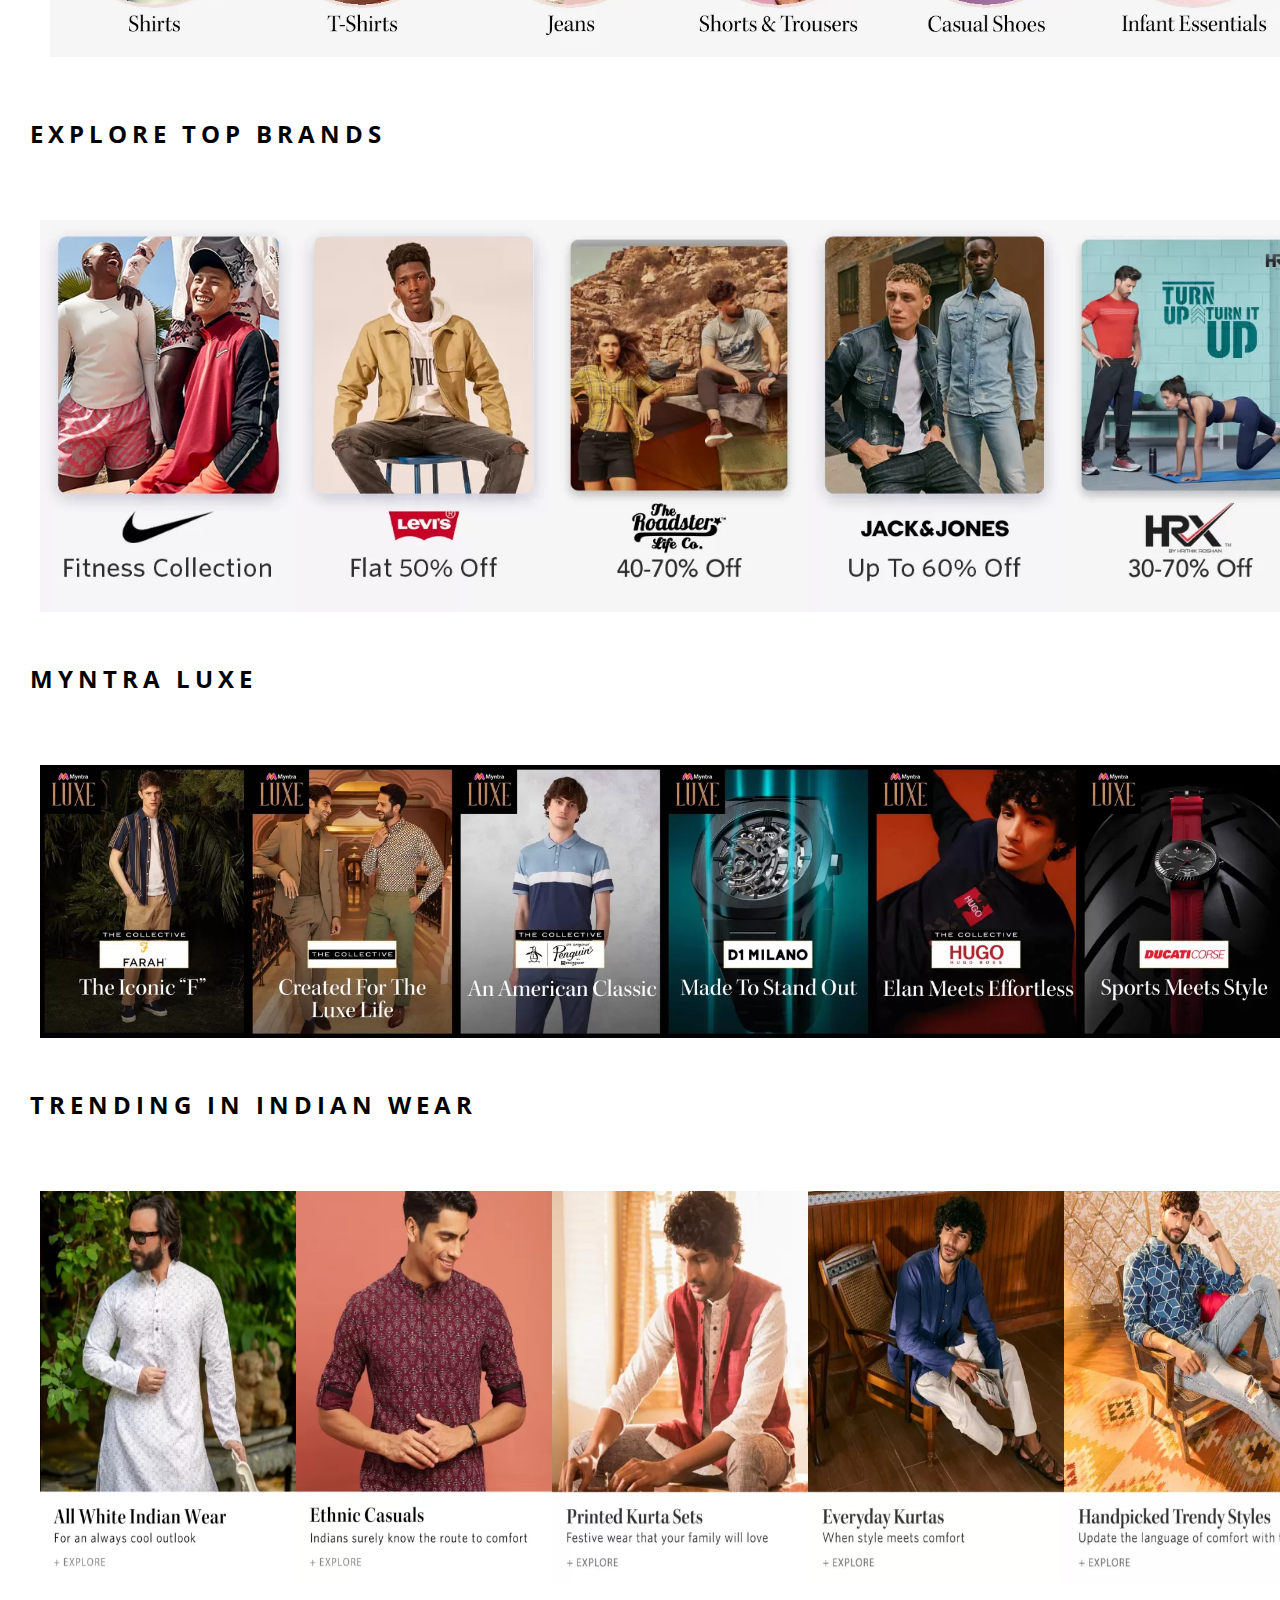
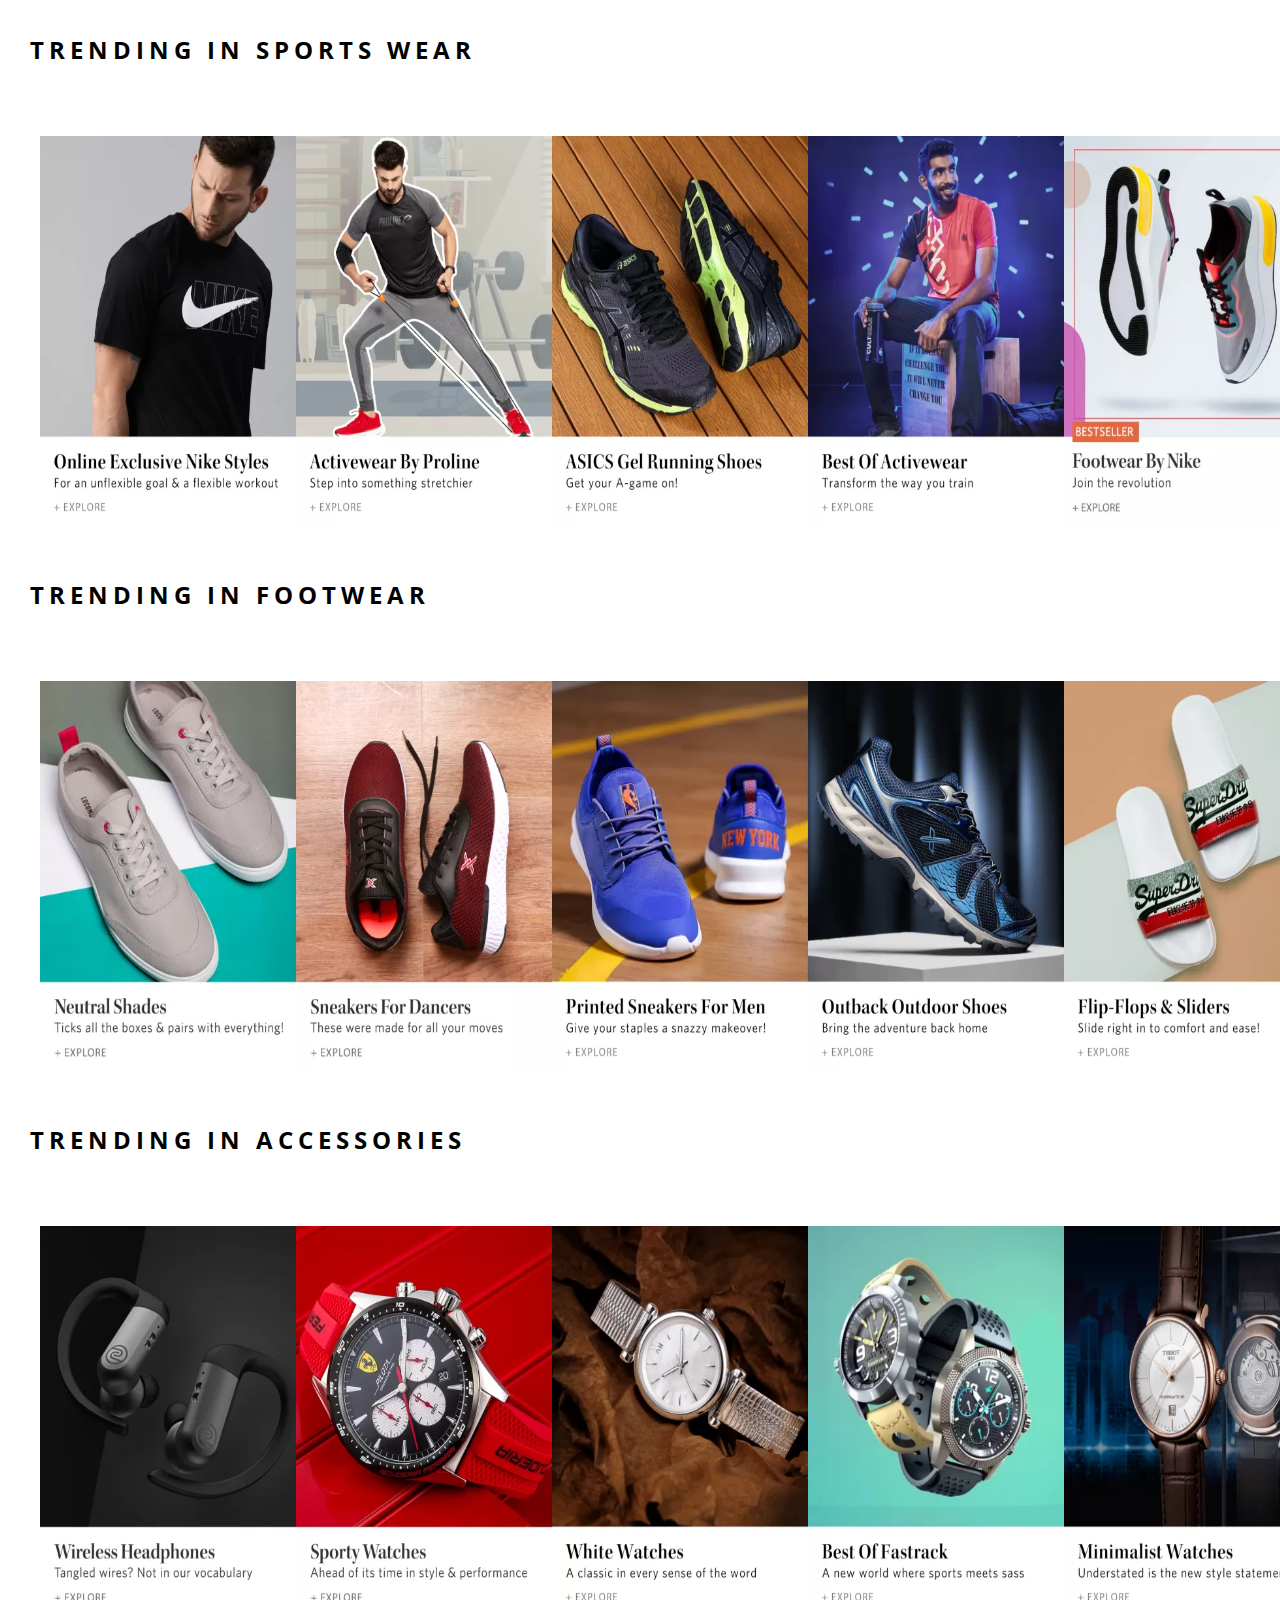
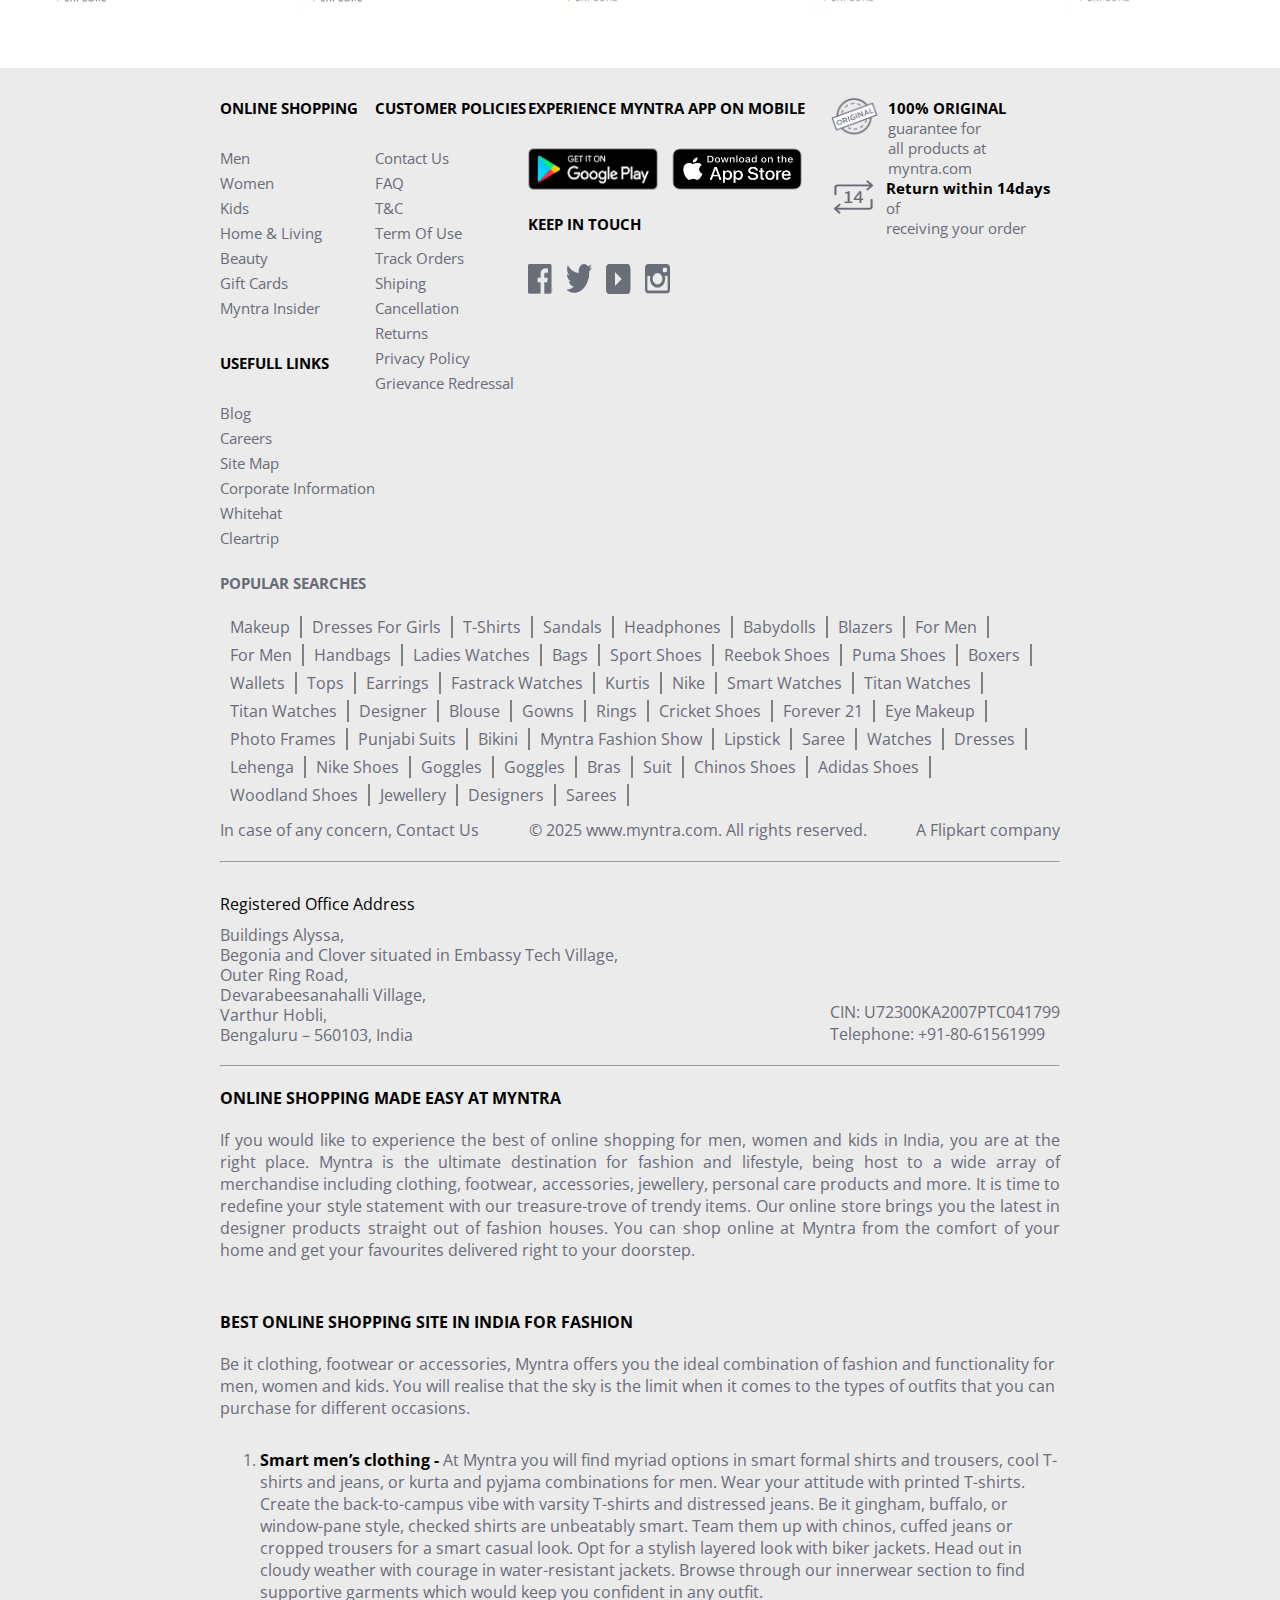
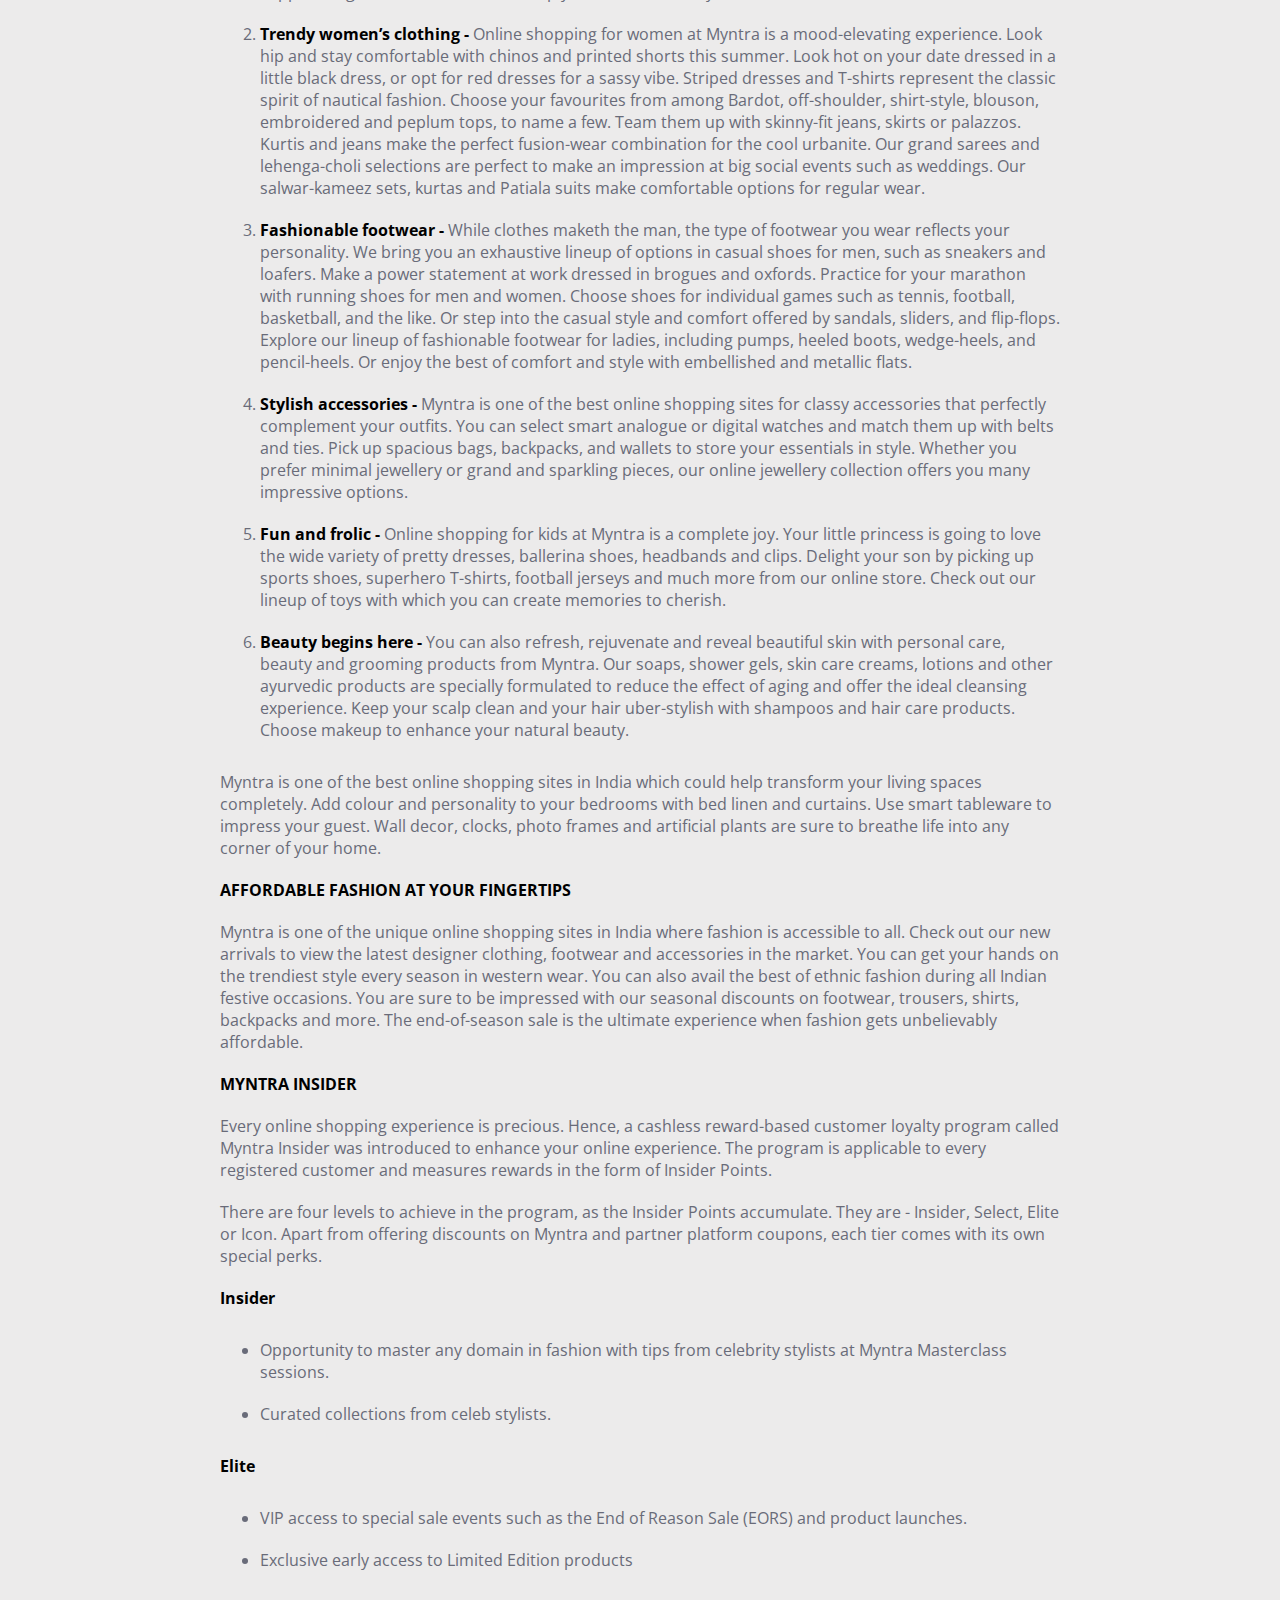
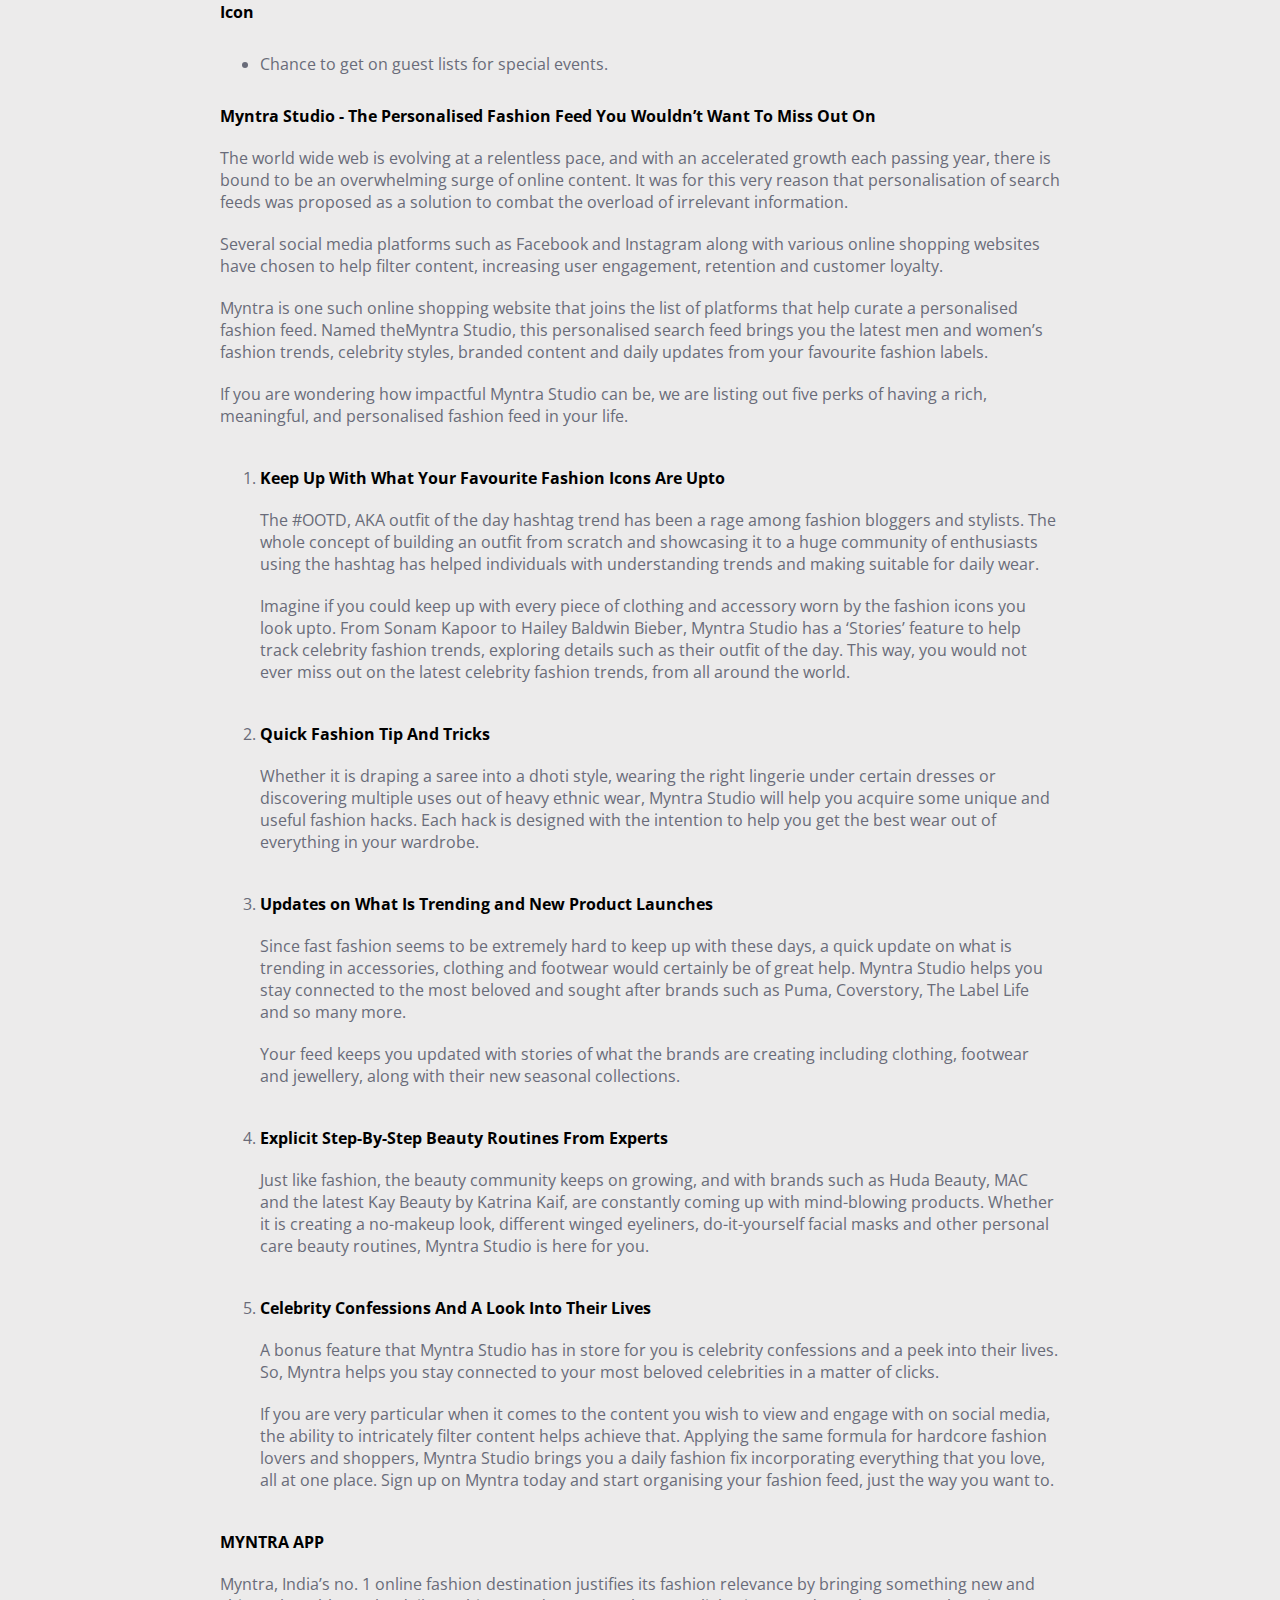
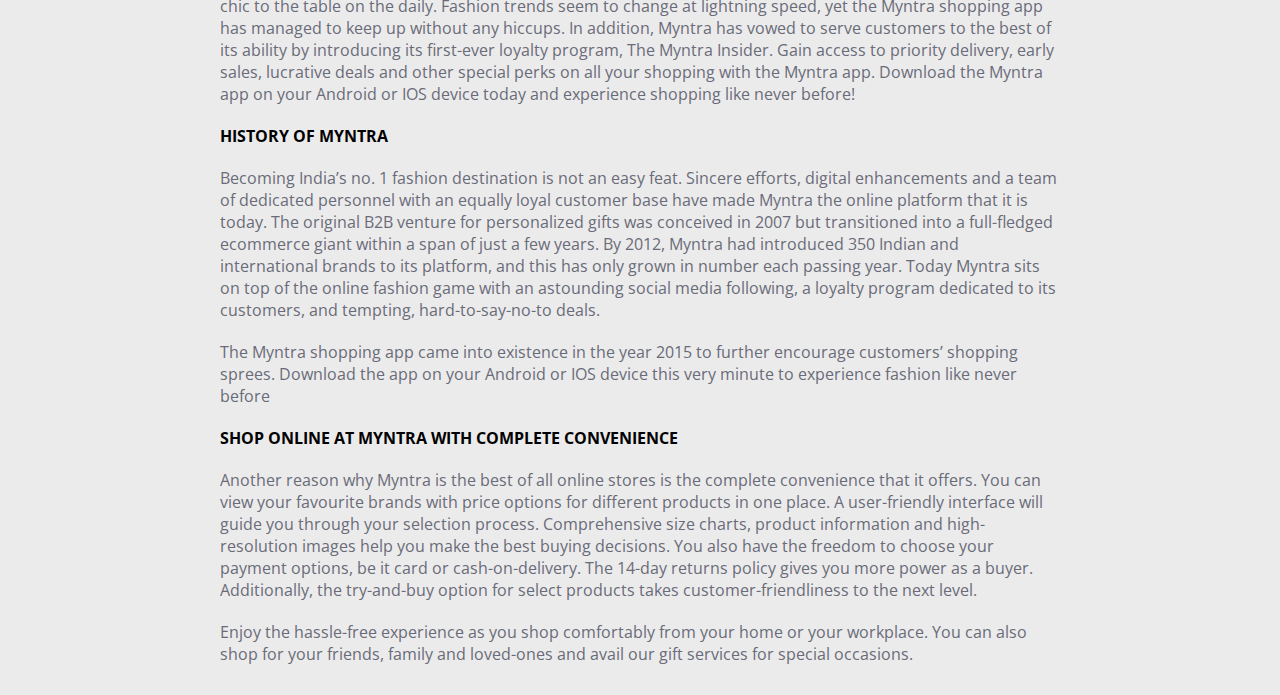
<file: man.html>
<!DOCTYPE html>
<html lang="en">
<head>
    <meta charset="UTF-8">
    <meta name="viewport" content="width=device-width, initial-scale=1.0">
    <title>Online shopping for man </title>
    <link rel="icon" type="image/png" href="image/logo.png"> 
    <link rel="stylesheet" href="css/style.css">
    <link rel="stylesheet" href="https://cdnjs.cloudflare.com/ajax/libs/font-awesome/6.7.2/css/all.min.css" integrity="sha512-Evv84Mr4kqVGRNSgIGL/F/aIDqQb7xQ2vcrdIwxfjThSH8CSR7PBEakCr51Ck+w+/U6swU2Im1vVX0SVk9ABhg==" crossorigin="anonymous" referrerpolicy="no-referrer" /> 
    <link href="https://fonts.googleapis.com/css2?family=Inter:ital,opsz,wght@0,14..32,100..900;1,14..32,100..900&family=Open+Sans:ital,wght@0,300..800;1,300..800&display=swap" rel="stylesheet">

</head>
<body> 
     <!-- right side upto 50%  -->
     <div class="slider_bar_right_side"> 
        
        <div class="text_right_slide"> <a href="">UPTO ₹500 OFF</a> </div> 
        <div class="icons_right_slide" > <a href=""> <i class="fa-solid fa-caret-left"></i> </a></div>
        
    </div>
    <!-- right side upto 50%  -->

     <!-- right side bell --> 

     <div class="bell">
        <i class="fa-solid fa-bell"></i>
     </div>
     <!-- right side bell -->
    <!-- header seaction start  -->
    <div class="header1">
        <div class="header"> 
            <div class="header_logo">
            <a href="index.html">   <img src="image/logo.png" alt="" height="100%" width="100%"> </a> 
            </div>
            <div class="header_menu">
                <ul style="list-style: none;">
                    <li > <a href="man.html"> men </a> 
                        <div class="manus">
                            <div class="mega_manu">
                            <div class="maga_manu_a"><a href="">Topwear</a></div> 
                            <ul style="list-style: none;"> 
                                
                                <li><a href="t_shirt.html">T-Shirts</a></li> 
                                <li><a href="">Casual Shirts</a></li> 
                                <li><a href="">Formal Shirts</a></li> 
                                <li><a href="">Sweatshirts</a></li> 
                                <li><a href="">Sweaters</a></li> 
                                <li><a href="">Jackets</a></li> 
                                <li><a href="">Blazers & Coats</a></li> 
                                <li><a href="">Suits</a></li> 
                                <li><a href="">Rain Jackets</a></li> 
                            </ul> 
                            <br>
                            <hr>
                            <br>
                            <div class="maga_manu_a"><a href="">Indian & Festive Wear</a></div> 
                            <ul style="list-style: none; "  > 
                                
                                <li><a href="">Kurtas & Kurta Sets</a></li> 
                                <li><a href="">Sherwanis</a></li> 
                                <li><a href="">Nehru Jackets</a></li> 
                                <li><a href="">Dhotis</a></li> 
                            
                            </ul>
                            
                            </div>
                            <div class="mega_manu">
                            <div class="maga_manu_a"><a href="">Bottomwear</a></div> 
                            <ul style="list-style: none;"> 
                                
                                <li><a href="">Jeans</a></li> 
                                <li><a href="">Casual Trousers</a></li> 
                                <li><a href="">Formal Trousers</a></li> 
                                <li><a href="">Shorts</a></li> 
                                <li><a href="">Track Pants & Joggers</a></li> 
    
                            </ul> 
                            <br>
                            <hr>
                            <br>
                            <div class="maga_manu_a"><a href="">Innerwear & Sleepwear</a></div> 
                            <ul style="list-style: none; "  > 
                                
                                <li><a href="">Briefs & Trunks</a></li> 
                                <li><a href="">Boxers</a></li> 
                                <li><a href="">Vests</a></li> 
                                <li><a href="">Sleepwear & Loungewear</a></li> 
                                <li><a href="">Thermals</a></li> 
                            </ul>
                            <br>
                            <hr>
                            <br> 
                            <div class="maga_manu_a"><a href="">Plus Size</a></div>  
                            </div>
                            <div class="mega_manu">
                            <div class="maga_manu_a"><a href="">Footwear</a></div> 
                            <ul style="list-style: none;"> 
                                
                                <li><a href="">Casual Shoes</a></li> 
                                <li><a href="">Sports Shoes</a></li> 
                                <li><a href="">Formal Shoes</a></li> 
                                <li><a href="">Sneakers</a></li> 
                                <li><a href="">Sandals & Floaters</a></li> 
                                <li><a href="">Flip Flops</a></li> 
                                <li><a href="">Socks</a></li> 
    
                            </ul> 
                            <br>
                            <hr>
                            <br>
                            <div class="maga_manu_a"><a href="">Personal Care & Grooming</a></div> 
                            <br>
                            
                        
                            <div class="maga_manu_a"><a href="">Sunglasses & Frames</a></div>  
                            <br>
                            <div class="maga_manu_a"><a href="">Watches</a></div>  
                            </div>
                            <div class="mega_manu">
                            <div class="maga_manu_a"><a href="">Sports & Active Wear</a></div> 
                            <ul style="list-style: none;"> 
                                
                                <li><a href="">Sports Shoes</a></li> 
                                <li><a href="">Sports Sandals</a></li> 
                                <li><a href="">Active T-Shirts</a></li> 
                                <li><a href="">Track Pants & Shorts</a></li> 
                                <li><a href="">Tracksuits</a></li> 
                                <li><a href="">Jackets & Sweatshirts</a></li> 
                                <li><a href="">Sports Accessories</a></li> 
                                <li><a href="">Swimwear</a></li> 
    
                            </ul> 
                            <br>
                            <hr>
                            <br>
    
                            <div class="maga_manu_a"><a href="">Gadgets</a></div> 
                            <br> 
                            <ul style="list-style: none;">
                                <li><a href="">Smart Wearables</a></li> 
                                <li><a href="">Fitness Gadgets</a></li> 
                                <li><a href="">Headphones</a></li> 
                                <li><a href="">Speakerss</a></li> 
                            </ul>
                            
                            </div>
                            <div class="mega_manu">
                            <div class="maga_manu_a"><a href="">Fashion Accessories</a></div> 
                            <ul style="list-style: none;"> 
                                
                                <li><a href="">Wallets</a></li> 
                                <li><a href="">Belts</a></li> 
                                <li><a href="">Perfumes & Body Mists</a></li> 
                                <li><a href="">Trimmers</a></li> 
                                <li><a href="">Deodorants</a></li> 
                                <li><a href="">Ties, Cufflinks & Pocket Squares</a></li> 
                                <li><a href="">Accessory Gift Sets</a></li> 
                                <li><a href="">Caps & Hats</a></li> 
                                <li><a href="">Mufflers, Scarves & Gloves</a></li> 
                                <li><a href="">Phone Cases</a></li> 
                                <li><a href="">Helmets</a></li> 
    
                            </ul> 
                            <br>
                            <hr>
                            <br>
    
                            <div class="maga_manu_a"><a href="">Bags & Backpacks</a></div>
                            <br> 
                            <div class="maga_manu_a"><a href="">Luggages & Trolleys</a></div> 
                            <br> 
                            
                            </div>
    
                        </div>
                    
                    </li>  
                    <li> <a href="woman.html"> woman </a> 
                        <div class="manus">
                            <div class="mega_manu">
                            <div class="maga_manu_a" style="color: #fb56c1;"><a href="">Topwear</a></div> 
                            <ul style="list-style: none;"> 
                                
                                <li><a href="">Kurtas & Suits</a></li> 
                                <li><a href="">Kurtis, Tunics & Tops</a></li> 
                                <li><a href="">Sarees</a></li> 
                                <li><a href="">Leggings, Salwars & Churidars</a></li> 
                                <li><a href="">Skirts & Palazzos</a></li> 
                                <li><a href="">Dress Materials</a></li> 
                                <li><a href="">Lehenga Cholis</a></li> 
                                <li><a href="">Dupattas & Shawls</a></li> 
                                <li><a href="">Jackets</a></li> 
                            </ul> 
                            <br>
                            <hr>
                            <br>
                            <div class="maga_manu_a" style="color: #fb56c1;"><a href="">Belts, Scarves & More</a></div> 
                            <br>
                            <div class="maga_manu_a" style="color: #fb56c1;"><a href="">Watches & Wearables</a></div> 
                            <br>

                            
                            </div>
                            <div class="mega_manu">
                            <div class="maga_manu_a " style="color: #fb56c1;"><a href="">Western Wear</a></div> 
                            <ul style="list-style: none;"> 
                                
                                <li><a href="">Dresses</a></li> 
                                <li><a href="">Tops</a></li> 
                                <li><a href="">Tshirts</a></li> 
                                <li><a href="">Jeans</a></li> 
                                <li><a href="">Trousers & Capris</a></li> 
                                <li><a href="">Shorts & Skirts</a></li> 
                                <li><a href="">Co-ords</a></li> 
                                <li><a href="">Playsuits</a></li> 
                                <li><a href="">Jumpsuits</a></li> 
                                <li><a href="">Shrugs</a></li> 
                                <li><a href="">Sweaters & Sweatshirts</a></li> 
                                <li><a href="">Jackets & Coats</a></li> 
                                <li><a href="">Blazers & Waistcoats</a></li> 
    
                            </ul> 
                            <br>
                            <hr>
                            <br>
                            
                            
                            <div class="maga_manu_a"  style="color: #fb56c1;" ><a href="">Plus Size</a></div>  
                            </div>
                            <div class="mega_manu">
                            <div class="maga_manu_a" style="color: #fb56c1;"><a href="">Maternity</a></div> 
                            <br>
                            <div class="maga_manu_a" style="color: #fb56c1;"><a href="">Sunglasses & Frames</a></div>
                            <br>
                            <div class="maga_manu_a" style="color: #fb56c1;"><a href="">Footwear</a></div> 
                            

                            <ul style="list-style: none;"> 
                                
                                <li><a href="">Flats</a></li> 
                                <li><a href="">Casual Shoes</a></li> 
                                <li><a href="">Heels</a></li> 
                                <li><a href="">Boots</a></li> 
                                <li><a href="">Sports Shoes & Floaters</a></li> 

                            </ul> 
                            <br>
                            <hr>
                            <br>
                            <div class="maga_manu_a"  style="color: #fb56c1;"><a href="">Sports & Active Wear</a></div> 
                            <ul style="list-style: none;" >
                                <li><a href="">Clothing</a></li> 
                                <li><a href="">Footwear</a></li> 
                                <li><a href="">Sports Accessories</a></li> 
                                <li><a href="">Sports Equipment</a></li> 
                            </ul>
                            <br>
                            
                        
                        
                            
    
                        </div>
                            <div class="mega_manu">
                            <div class="maga_manu_a" style="color: #fb56c1;"><a href="">Lingerie & Sleepwear</a></div> 

                            <ul style="list-style: none;"> 
                                
                                <li><a href="">Bra</a></li> 
                                <li><a href="">Briefs</a></li> 
                                <li><a href="">Shapewear</a></li> 
                                <li><a href="">Sleepwear & Loungewear</a></li> 
                                <li><a href="">Swimwear</a></li> 
                                <li><a href="">Camisoles & Thermals</a></li> 

                            </ul> 
                            <br>
                            <hr>
                            <br>
                            <div class="maga_manu_a"  style="color: #fb56c1;"><a href="">Beauty & Personal Care</a></div> 
                            <ul style="list-style: none;" >
                                <li><a href="">Makeup</a></li> 
                                <li><a href="">Skincare</a></li> 
                                <li><a href="">Premium Beauty</a></li> 
                                <li><a href="">Lipsticks</a></li> 
                                <li><a href="">Fragrances</a></li> 
                            </ul>
                            <br>

                            </div>
                            <div class="mega_manu">
                            <div class="maga_manu_a" style="color: #fb56c1;"><a href="">Gadgets</a></div> 

                            <ul style="list-style: none;"> 
                                
                        
                                    <li><a href="">Smart Wearables</a></li> 
                                    <li><a href="">Fitness Gadgets</a></li> 
                                    <li><a href="">Headphones</a></li> 
                                    <li><a href="">Speakerss</a></li> 
                            

                            </ul> 
                            <br>
                            <hr>
                            <br>
                            <div class="maga_manu_a"  style="color: #fb56c1;"><a href="">Jewellery</a></div> 
                            <ul style="list-style: none;" >
                                <li><a href="">Fashion Jewellery</a></li> 
                                <li><a href="">Fine Jewellery</a></li> 
                                <li><a href="">Earrings</a></li> 

                            </ul>
                            <br>
                            <hr>
                            <br>
                            <div class="maga_manu_a"  style="color: #fb56c1;"><a href="">Backpacks</a></div> 
                            <ul style="list-style: none;" >
                                <li><a href="">Handbags, Bags & Wallets</a></li> 
                                <li><a href="">Luggages & Trolleys</a></li> 

                            </ul>
                            <br>

                            </div>
                        </div>
                    
                    </li> 
                    <li> <a href=""> kids </a></li> 
                    <li> <a href=" home&living.html"> home & living </a>
                        <div class="manus">
                            <div class="mega_manu">
                            <div class="maga_manu_a" style="color: #f2c210;"><a href="">Bed Linen & Furnishing</a></div> 
                            <ul style="list-style: none;"> 
                                
                                <li><a href="">Bed Runners</a></li> 
                                <li><a href="">Mattress Protectors</a></li> 
                                <li><a href="">Bedsheets</a></li> 
                                <li><a href="">Bedding Sets</a></li> 
                                <li><a href="">Blankets, Quilts & Dohars </a></li> 
                                <li><a href="">Pillows & Pillow Covers</a></li> 
                                <li><a href="">Bed Covers</a></li> 
                                <li><a href="">Diwan Sets</a></li> 
                                <li><a href="">Chair Pads & Covers</a></li> 
                                <li><a href="">Sofa Covers</a></li> 
                            </ul> 
                            <br>
                            <hr>
                            <br>
                            <div class="maga_manu_a" style="color: #f2c210;"><a href="">Flooring</a></div> 
                            <ul style="list-style: none;"> 
                                
                                <li><a href="">Floor Runners</a></li> 
                                <li><a href="">Carpets</a></li> 
                                <li><a href="">Floor Mats & Dhurries</a></li> 
                                <li><a href="">Door Mats</a></li> 
                            </ul> 
                            <br>

                            
                            </div>
                            <div class="mega_manu">
                            <div class="maga_manu_a " style="color: #f2c210;"><a href="">Bath</a></div> 
                            <ul style="list-style: none;"> 
                                
                                <li><a href="">Bath Towels</a></li> 
                                <li><a href="">Hand & Face Towels</a></li> 
                                <li><a href="">Beach Towels</a></li> 
                                <li><a href="">Towels Set</a></li> 
                                <li><a href="">Bath Rugs</a></li> 
                                <li><a href="">Bath Robes</a></li> 
                                <li><a href="">Bathroom Accessories</a></li> 
                                <li><a href="">Shower Curtains</a></li> 

                            </ul> 
                            <br>
                            <hr>
                            <br>
                            
                            <div class="maga_manu_a"  style="color: #f2c210;" ><a href="">Lamps & Lighting</a></div>  
                            <ul style="list-style: none;"> 
                                
                                <li><a href="">Floor Lamps</a></li> 
                                <li><a href="">Ceiling Lamps</a></li> 
                                <li><a href="">Table Lamps</a></li> 
                                <li><a href="">Wall Lamps</a></li> 
                                <li><a href="">Outdoor Lamps</a></li> 
                                <li><a href="">String Lights</a></li> 


                            </ul> 

                            </div>
                            <div class="mega_manu">
                            <div class="maga_manu_a" style="color: #f2c210;"><a href="">Home Décor</a></div> 
    
                            <ul style="list-style: none;"> 
                                
                                <li><a href="">FlatsPlants & Planters</a></li> 
                                <li><a href="">Aromas & Candles</a></li> 
                                <li><a href="">Clocks</a></li> 
                                <li><a href="">Mirrors</a></li> 
                                <li><a href="">Wall Décor</a></li> 
                                <li><a href="">Festive Decor</a></li> 
                                <li><a href="">Pooja Essentials</a></li> 
                                <li><a href="">Wall Shelves</a></li> 
                                <li><a href="">Fountains</a></li> 
                                <li><a href="">Showpieces & Vases</a></li> 
                                <li><a href="">Ottoman</a></li> 

                            </ul> 
                            <br>
                            <hr>
                            <br>
                            <div class="maga_manu_a" style="color: #f2c210;"><a href="">Cushions & Cushion Covers</a></div> 
                            <br>
                            <div class="maga_manu_a" style="color: #f2c210;"><a href="">Curtains</a></div> 

    
                        </div>
                            <div class="mega_manu">
                            <div class="maga_manu_a" style="color: #f2c210;"><a href="">Furniture</a></div> 
                            <br>
                            <div class="maga_manu_a" style="color: #f2c210;"><a href="">Home Gift Sets</a></div>  
                            <br>
                            <div class="maga_manu_a" style="color: #f2c210;"><a href="">Kitchen & Table</a></div>  


                            <ul style="list-style: none;"> 
                                
                                <li><a href="">Table Runners</a></li> 
                                <li><a href="">Dinnerware & Serveware</a></li> 
                                <li><a href="">Cups and Mugs</a></li> 
                                <li><a href="">Bakeware & Cookware</a></li> 
                                <li><a href="">Kitchen Storage & Tools</a></li> 
                                <li><a href="">Bar & Drinkware</a></li> 
                                <li><a href="">Table Covers & Furnishings</a></li> 

                            </ul> 
                            <br>

                            </div>
                            <div class="mega_manu">
                            <div class="maga_manu_a" style="color: #f2c210;"><a href="">Storage</a></div> 

                            <ul style="list-style: none;"> 
                                
                        
                                    <li><a href="">Bins</a></li> 
                                    <li><a href="">Hangers</a></li> 
                                    <li><a href="">Organisers</a></li> 
                                    <li><a href="">Hooks & Holders</a></li> 
                                    <li><a href="">Laundry Bags</a></li> 
                            

                            </ul>
                            <br>

                            </div>
                        </div>
                    
                    </li> 
                    <li> <a href=""> beauty </a></li>   
                    <li> <a href="">studio <sup style="color: red;">new</sup></a> </li> 
                </ul>
            </div> 
            <div class="header_input"> 
                <div class="searchicon"> 
                    <i class="fa-solid fa-magnifying-glass"></i>
                </div>
                <div class="forseach">
                    <input type="text" placeholder="Search for Products, Brands and more"> 
                </div>
                

            </div> 

            <div class="header_last_section">
                <div class="profile myntra">
                    <i class="fa-regular fa-user"></i>
                    <p>Profile</p>
                </div>
                <div class="watchlist myntra">
                    <i class="fa-regular fa-heart"></i>
                    <p>watchlist</p>
                </div>
                <div class="bag myntra">
                    <i class="fa-solid fa-bag-shopping"></i>
                    <p>Bag</p> 
                </div>
            </div>

        </div>
    </div>
    <!-- header seaction end  -->


     <!-- main section start  -->
     

      <div class="main_slide woman_slide">
        <img src="image/woman/man_slide.webp" alt="">
      </div>
      <div class="main_slide_dotted">
        <p ></p>
        <p style="background-color: rgb(55, 55, 55);" ></p>
        <p></p>
        <p></p>
        <p></p>
       
        
      </div>

      <div class="model_grand">
        <div class="model_grand_text">
            <h2>Biggest Deals On Top Brands</h2>
        </div>
        <div class="model_grand_image top_brand_img_section"> 
            <div class="top_brand_img man_top_brand"> 
                <img src="image/man/man_top_brand.webp" alt=""><br>
                <img src="image/man/man_top_brand1.webp" alt="" >

            </div> 
            <div class="top_brand_img man_top_brand">
                <img src="image/man/man_top_brand2.webp" alt="" ><br>
                <img src="image/man/man_top_brand3.webp" alt="" >

            </div> 
            <div class="top_brand_img man_top_brand">
                <img src="image/man/man_top_brand4.webp" alt="" ><br>
                <img src="image/man/man_top_brand5.webp" alt="" >

            </div> 
            <div class="top_brand_img man_top_brand">
                <img src="image/man/man_top_brand6.webp" alt="" ><br>
                <img src="image/man/man_top_brand7.webp" alt="" >

            </div> 
            
          
        </div>
      </div> 
     

      <div class="globel_brand">
        <div class="globel_brand_text">
            <h2>Categories To Bag</h2>
        </div>
        <div class="globel_brand_img woman_categroy">
            <img src="image/man/man_cat1.webp" alt="" height="250px" width="209px" >
            <img src="image/man/man_cat2.webp" alt="" height="250px" width="209px">
            <img src="image/man/man_cat3.webp" alt="" height="250px" width="209px">
            <img src="image/man/man_cat4.webp" alt="" height="250px" width="209px">
            <img src="image/man/man_cat5.webp" alt="" height="250px" width="209px">
            <img src="image/man/man_cat6.webp" alt="" height="250px" width="209px">
        </div>
      </div>

      <!-- Explore Top Brands start -->
      <div class="woman_top_brands">
        <h2>Explore Top Brands</h2> 
        <div class="woman_top_brands_img">
            <img src="image/man/man_top1.webp" alt="">
            <img src="image/man/man_top2.webp" alt="">
            <img src="image/man/man_top3.webp" alt="">
            <img src="image/man/man_top4.webp" alt="">
            <img src="image/man/man_top5.webp" alt="">
        </div>
      </div> 
        <!-- Explore Top Brands end -->

        <!-- Trending In Western Wear start -->
      <div class="woman_top_brands">
        <h2>Myntra Luxe</h2> 
        <div class="woman_top_brands_img man_luxe">
            <img src="image/man/man_luxe1.webp" alt="">
            <img src="image/man/man_luxe2.webp" alt="">
            <img src="image/man/man_luxe3.webp" alt="">
            <img src="image/man/man_luxe4.webp" alt="">
            <img src="image/man/man_luxe5.webp" alt=""> 
            <img src="image/man/man_luxe6.webp" alt=""> 
        </div>
      </div>
      <!-- Trending In Western Wear start -->

      <!-- Trending In Indian Wear start -->
      <div class="woman_top_brands">
        <h2>Trending In Indian Wear</h2> 
        <div class="woman_top_brands_img">
            <img src="image/man/man_ind_trand1.webp" alt="">
            <img src="image/man/man_ind_trand2.webp" alt="">
            <img src="image/man/man_ind_trand3.webp" alt="">
            <img src="image/man/man_ind_trand4.webp" alt="">
            <img src="image/man/man_ind_trand5.webp" alt="">
        </div>
      </div>
      <!-- Trending In Indian Wear end -->

      <!-- Trending In Sports Wear start -->
      <div class="woman_top_brands">
        <h2>Trending In Sports Wear</h2> 
        <div class="woman_top_brands_img">
            <img src="image/man/man_sports1.webp" alt="">
            <img src="image/man/man_sports2.webp" alt="">
            <img src="image/man/man_sports3.webp" alt="">
            <img src="image/man/man_sports4.webp" alt="">
            <img src="image/man/man_sports5.webp" alt="">
        </div>
      </div>
      <!-- Trending In Sports Wear end -->

      <!-- Trending In Footwear start -->
      <div class="woman_top_brands">
        <h2>Trending In Footwear</h2> 
        <div class="woman_top_brands_img">
            <img src="image/man/man_footwer1.webp" alt="">
            <img src="image/man/man_footwer2.webp" alt="">
            <img src="image/man/man_footwer3.webp" alt="">
            <img src="image/man/man_footwer4.webp" alt="">
            <img src="image/man/man_footwer5.webp" alt=""> 
        </div>
      </div>
      <!-- Trending In Footwear end -->

      <!-- Trending In Accessories start -->
      <div class="woman_top_brands">
        <h2>Trending In Accessories</h2> 
        <div class="woman_top_brands_img woman_accesseris">
            <img src="image/man/man_acceseries1.webp" alt="">
            <img src="image/man/man_acceseries2.webp" alt="">
            <img src="image/man/man_acceseries3.webp" alt="">
            <img src="image/man/man_acceseries4.webp" alt="">
            <img src="image/man/man_acceseries5.webp" alt=""> 
        </div>
      </div>

      <!-- Trending In Accessories start -->





     <!-- main section end  -->

     <!-- footer seation start  --> 
      <footer class="footer"> 
        <div class="footer_one"> 
            <div class="online_shoping">
                <p> <a href=""> ONLINE SHOPPING </a></p> 
                <ul style="list-style: none;">
                    <li> <a href=""> men</a> </li>
                    <li> <a href="">women</a> </li>
                    <li> <a href="">kids</a> </li>
                    <li> <a href="">home & living</a> </li>
                    <li> <a href=""> beauty </a> </li>
                    <li> <a href=""> gift cards</a> </li>
                    <li> <a href=""> myntra insider </a> </li>
                </ul>
                <p style="padding-top: 30px;">USEFULL LINKS</p> 
                <ul style="list-style: none;">
                    <li> <a href="">blog</a> </li>
                    <li> <a href="">careers</a> </li>
                    <li> <a href="">site map </a> </li>
                    <li> <a href="">Corporate Information</a> </li>
                    <li> <a href="">Whitehat</a> </li>
                    <li> <a href="">Cleartrip</a> </li>
                </ul>
            </div> 
            <div class="customer">
                <p> CUSTOMER POLICIES </p> 
                <ul style="list-style: none;">
                    <li> <a href=""> contact us </a> </li>
                    <li> <a href=""> FAQ </a> </li>
                    <li> <a href=""> T&C </a> </li>
                    <li> <a href=""> Term Of Use </a> </li>
                    <li> <a href=""> Track Orders </a> </li>
                    <li> <a href=""> shiping </a> </li>
                    <li> <a href=""> Cancellation </a> </li>
                    <li> <a href=""> Returns </a> </li>
                    <li> <a href=""> Privacy policy </a> </li>
                    <li> <a href=""> Grievance Redressal </a> </li>
                </ul>
            </div>
            <div class="social_media">
                <p> EXPERIENCE MYNTRA APP ON MOBILE </p>
                <a href=""> <img src="image/google_play.png" alt="" width="140px" height="42px" ></a>
                <a href=""> <img src="image/app_stroe.png" alt="" width="140px" height="42px"></a> 
                <p style="padding-top: 20px;"> KEEP IN TOUCH </p> 
                <img src="image/facebook.png" alt="" width="35px" height="33px">
                <img src="image/x.png" alt="" width="35px" height="33px">
                <img src="image/youtube.png" alt="" width="35px" height="33px">
                <img src="image/insta.png" alt="" width="35px" height="33px"> 

            </div>
            <div class="footer_orginal">
                <div class="orginal">
                    <img src="image/orignal.png" alt="" width="48px" height="40px"> 
                    <p><b>100% ORIGINAL</b> guarantee for <br>
                        all products at myntra.com                    
                    </p>
                </div>
                <div class="orginal">
                    <img src="image/14days.png" alt="" width="48px" height="40px"> 
                    <p><b>Return within 14days</b> of <br>
                        receiving your order                    
                    </p>
                </div>
            </div>

        </div> 

        <div class="footer_two">
            <h4> POPULAR SEARCHES </h4> 
            <ul style="list-style: none;">
                <li><a href="">makeup</a></li>
                <li><a href="">Dresses For Girls</a></li>
                <li><a href="">T-Shirts</a></li>
                <li><a href="">Sandals</a></li>
                <li><a href="">Headphones</a></li>
                <li><a href="">Babydolls</a></li>
                <li><a href="">Blazers</a></li>
                <li><a href="">For  Men</a></li>
                <li><a href="">For  Men</a></li>
                <li><a href="">Handbags</a></li>
                <li><a href="">Ladies Watches</a></li>
                <li><a href="">Bags</a></li> 
                <li><a href="">Sport Shoes</a></li> 
                <li><a href="">Reebok Shoes</a></li> 
                <li><a href="">Puma Shoes</a></li> 
                <li><a href="">Boxers</a></li> 
                <li><a href="">Wallets</a></li> 
                <li><a href="">Tops</a></li> 
                <li><a href="">Earrings</a></li> 
                <li><a href=""> Fastrack Watches</a></li> 
                <li><a href=""> Kurtis</a></li> 
                <li><a href=""> Nike</a></li> 
                <li><a href=""> Smart Watches</a></li> 
                <li><a href=""> Titan Watches</a></li> 
                <li><a href=""> Titan Watches</a></li> 
                <li><a href=""> Designer </a></li> 
                <li><a href=""> Blouse </a></li> 
                <li><a href=""> Gowns </a></li> 
                <li><a href=""> Rings </a></li> 
                <li><a href=""> Cricket Shoes </a></li> 
                <li><a href=""> Forever 21</a></li> 
                <li><a href=""> Eye Makeup</a></li> 
                <li><a href=""> Photo Frames</a></li> 
                <li><a href=""> Punjabi Suits</a></li> 
                <li><a href=""> Bikini</a></li> 
                <li><a href=""> Myntra Fashion Show</a></li> 
                <li><a href=""> Lipstick </a></li> 
                <li><a href=""> Saree </a></li> 
                <li><a href=""> Watches </a></li> 
                <li><a href=""> Dresses </a></li> 
                <li><a href=""> Lehenga </a></li> 
                <li><a href="">Nike Shoes </a></li> 
                <li><a href="">Goggles </a></li> 
                <li><a href="">Goggles </a></li> 
                <li><a href=""> Bras</a></li> 
                <li><a href=""> Suit</a></li> 
                <li><a href=""> Chinos  Shoes</a></li> 
                <li><a href=""> Adidas Shoes</a></li> 
                <li><a href=""> Woodland Shoes</a></li> 
                <li><a href=""> Jewellery</a></li> 
                <li><a href=""> Designers</a></li> 
                <li><a href=""> Sarees</a></li> 
                

            </ul>
           
             
            <div class="footer_two_one">
                <div>In case of any concern, <a href="">Contact Us</a></div>
                <div> © 2025 www.myntra.com. All rights reserved.</div>
                <div> <a href="">A Flipkart company</a></div>
            </div>

        </div>
        
        <hr>
        <div class="footer_three"> 
            <div class="footer_address">
                <p>Registered Office Address</p> 
                <p>Buildings Alyssa, <br>
                   Begonia and Clover situated in Embassy Tech Village, <br>
                   Outer Ring Road,<br>
                   Devarabeesanahalli Village,<br>
                   Varthur Hobli, <br>
                   Bengaluru – 560103, India</p>

            </div>
            <div class="footer_contact_no">
                <p>CIN: U72300KA2007PTC041799 <br>
                    Telephone: <a href="">+91-80-61561999</a> </p>
            </div>



        </div>
       <hr>
       <div class="footer_fourth">
        <h4>ONLINE SHOPPING MADE EASY AT MYNTRA</h4> 
        <p>If you would like to experience the best of online shopping for men, women and kids in India, you are at the right place. Myntra is the ultimate destination for fashion and lifestyle, being host to a wide array of merchandise including clothing, footwear, accessories, jewellery, personal care products and more. It is time to redefine your style statement with our treasure-trove of trendy items. Our online store brings you the latest in designer products straight out of fashion houses. You can shop online at Myntra from the comfort of your home and get your favourites delivered right to your doorstep.</p>
       </div> 
       <div class="footer_five">
        <h4>BEST ONLINE SHOPPING SITE IN INDIA FOR FASHION</h4>
        <p>Be it clothing, footwear or accessories, Myntra offers you the ideal combination of fashion and functionality for men, women and kids. You will realise that the sky is the limit when it comes to the types of outfits that you can purchase for different occasions.</p>
        <ol> 
            <li><strong style="color: black;">Smart men’s clothing - </strong> At Myntra you will find myriad options in smart formal shirts and trousers, cool T-shirts and jeans, or kurta and pyjama combinations for men. Wear your attitude with printed T-shirts. Create the back-to-campus vibe with varsity T-shirts and distressed jeans. Be it gingham, buffalo, or window-pane style, checked shirts are unbeatably smart. Team them up with chinos, cuffed jeans or cropped trousers for a smart casual look. Opt for a stylish layered look with biker jackets. Head out in cloudy weather with courage in water-resistant jackets. Browse through our innerwear section to find supportive garments which would keep you confident in any outfit.</li>
            <li> <strong style="color: black;">Trendy women’s clothing -</strong> Online shopping for women at Myntra is a mood-elevating experience. Look hip and stay comfortable with chinos and printed shorts this summer. Look hot on your date dressed in a little black dress, or opt for red dresses for a sassy vibe. Striped dresses and T-shirts represent the classic spirit of nautical fashion. Choose your favourites from among Bardot, off-shoulder, shirt-style, blouson, embroidered and peplum tops, to name a few. Team them up with skinny-fit jeans, skirts or palazzos. Kurtis and jeans make the perfect fusion-wear combination for the cool urbanite. Our grand sarees and lehenga-choli selections are perfect to make an impression at big social events such as weddings. Our salwar-kameez sets, kurtas and Patiala suits make comfortable options for regular wear.</li>
            <li><strong style="color: black;">Fashionable footwear - </strong> While clothes maketh the man, the type of footwear you wear reflects your personality. We bring you an exhaustive lineup of options in casual shoes for men, such as sneakers and loafers. Make a power statement at work dressed in brogues and oxfords. Practice for your marathon with running shoes for men and women. Choose shoes for individual games such as tennis, football, basketball, and the like. Or step into the casual style and comfort offered by sandals, sliders, and flip-flops. Explore our lineup of fashionable footwear for ladies, including pumps, heeled boots, wedge-heels, and pencil-heels. Or enjoy the best of comfort and style with embellished and metallic flats.</li>
            <li> <strong style="color: black;">Stylish accessories -</strong> Myntra is one of the best online shopping sites for classy accessories that perfectly complement your outfits. You can select smart analogue or digital watches and match them up with belts and ties. Pick up spacious bags, backpacks, and wallets to store your essentials in style. Whether you prefer minimal jewellery or grand and sparkling pieces, our online jewellery collection offers you many impressive options.</li>
            <li><strong style="color: black;">Fun and frolic -</strong>  Online shopping for kids at Myntra is a complete joy. Your little princess is going to love the wide variety of pretty dresses, ballerina shoes, headbands and clips. Delight your son by picking up sports shoes, superhero T-shirts, football jerseys and much more from our online store. Check out our lineup of toys with which you can create memories to cherish. </li>
            <li><strong style="color: black;">Beauty begins here - </strong> You can also refresh, rejuvenate and reveal beautiful skin with personal care, beauty and grooming products from Myntra. Our soaps, shower gels, skin care creams, lotions and other ayurvedic products are specially formulated to reduce the effect of aging and offer the ideal cleansing experience. Keep your scalp clean and your hair uber-stylish with shampoos and hair care products. Choose makeup to enhance your natural beauty.</li>
        </ol> 
        <p>Myntra is one of the best online shopping sites in India which could help transform your living spaces completely. Add colour and personality to your bedrooms with bed linen and curtains. Use smart tableware to impress your guest. Wall decor, clocks, photo frames and artificial plants are sure to breathe life into any corner of your home.</p> 
        <h4>AFFORDABLE FASHION AT YOUR FINGERTIPS</h4> 
        <p>Myntra is one of the unique online shopping sites in India where fashion is accessible to all. Check out our new arrivals to view the latest designer clothing, footwear and accessories in the market. You can get your hands on the trendiest style every season in western wear. You can also avail the best of ethnic fashion during all Indian festive occasions. You are sure to be impressed with our seasonal discounts on footwear, trousers, shirts, backpacks and more. The end-of-season sale is the ultimate experience when fashion gets unbelievably affordable.</p> 
        <h4>MYNTRA INSIDER</h4>
        <p>Every online shopping experience is precious. Hence, a cashless reward-based customer loyalty program called Myntra Insider was introduced to enhance your online experience. The program is applicable to every registered customer and measures rewards in the form of Insider Points.</p>
        <p>There are four levels to achieve in the program, as the Insider Points accumulate. They are - Insider, Select, Elite or Icon. Apart from offering discounts on Myntra and partner platform coupons, each tier comes with its own special perks.</p>

        <h4>Insider</h4> 
        <ul>
            <li>Opportunity to master any domain in fashion with tips from celebrity stylists at Myntra Masterclass sessions.</li>
            <li>Curated collections from celeb stylists.</li> 
        </ul>
        <h4>Elite</h4> 
        <ul>
            <li>VIP access to special sale events such as the End of Reason Sale (EORS) and product launches.</li> 
            <li>Exclusive early access to Limited Edition products</li>
        </ul>
        <h4>Icon</h4> 
        <ul>
            <li>
                Chance to get on guest lists for special events.</li>
        </ul>
        <h4>Myntra Studio - The Personalised Fashion Feed You Wouldn’t Want To Miss Out On</h4>
        <p>The world wide web is evolving at a relentless pace, and with an accelerated growth each passing year, there is bound to be an overwhelming surge of online content. It was for this very reason that personalisation of search feeds was proposed as a solution to combat the overload of irrelevant information.</p> 
        <p>Several social media platforms such as Facebook and Instagram along with various online shopping websites have chosen to help filter content, increasing user engagement, retention and customer loyalty.</p> 
        <p>Myntra is one such online shopping website that joins the list of platforms that help curate a personalised fashion feed. Named theMyntra Studio, this personalised search feed brings you the latest men and women’s fashion trends, celebrity styles, branded content and daily updates from your favourite fashion labels.</p> 
        <p>If you are wondering how impactful Myntra Studio can be, we are listing out five perks of having a rich, meaningful, and personalised fashion feed in your life.</p> 
        <ol>
            <li> <h4>Keep Up With What Your Favourite Fashion Icons Are Upto</h4> 
                <p>The #OOTD, AKA outfit of the day hashtag trend has been a rage among fashion bloggers and stylists. The whole concept of building an outfit from scratch and showcasing it to a huge community of enthusiasts using the hashtag has helped individuals with understanding trends and making suitable for daily wear.</p> 
                <p>Imagine if you could keep up with every piece of clothing and accessory worn by the fashion icons you look upto. From Sonam Kapoor to Hailey Baldwin Bieber, Myntra Studio has a ‘Stories’ feature to help track celebrity fashion trends, exploring details such as their outfit of the day. This way, you would not ever miss out on the latest celebrity fashion trends, from all around the world.</p>
            
            </li> 
            <li> <h4>Quick Fashion Tip And Tricks</h4> 
            <p>Whether it is draping a saree into a dhoti style, wearing the right lingerie under certain dresses or discovering multiple uses out of heavy ethnic wear, Myntra Studio will help you acquire some unique and useful fashion hacks. Each hack is designed with the intention to help you get the best wear out of everything in your wardrobe.</p>
        </li>
        <li>
            <h4>Updates on What Is Trending and New Product Launches</h4>
            <p>Since fast fashion seems to be extremely hard to keep up with these days, a quick update on what is trending in accessories, clothing and footwear would certainly be of great help. Myntra Studio helps you stay connected to the most beloved and sought after brands such as Puma, Coverstory, The Label Life and so many more.</p> 
            <p>Your feed keeps you updated with stories of what the brands are creating including clothing, footwear and jewellery, along with their new seasonal collections.</p>
        </li> 
        <li> 
            <h4>Explicit Step-By-Step Beauty Routines From Experts</h4>
            <p>Just like fashion, the beauty community keeps on growing, and with brands such as Huda Beauty, MAC and the latest Kay Beauty by Katrina Kaif, are constantly coming up with mind-blowing products. Whether it is creating a no-makeup look, different winged eyeliners, do-it-yourself facial masks and other personal care beauty routines, Myntra Studio is here for you.</p>
        </li>
        <li> <h4>Celebrity Confessions And A Look Into Their Lives</h4> 
            <p>A bonus feature that Myntra Studio has in store for you is celebrity confessions and a peek into their lives. So, Myntra helps you stay connected to your most beloved celebrities in a matter of clicks.</p>
            <p>If you are very particular when it comes to the content you wish to view and engage with on social media, the ability to intricately filter content helps achieve that. Applying the same formula for hardcore fashion lovers and shoppers, Myntra Studio brings you a daily fashion fix incorporating everything that you love, all at one place. Sign up on Myntra today and start organising your fashion feed, just the way you want to.</p>
        </li>
        </ol> 
        <h4>MYNTRA APP</h4>
        <p>Myntra, India’s no. 1 online fashion destination justifies its fashion relevance by bringing something new and chic to the table on the daily. Fashion trends seem to change at lightning speed, yet the Myntra shopping app has managed to keep up without any hiccups. In addition, Myntra has vowed to serve customers to the best of its ability by introducing its first-ever loyalty program, The Myntra Insider. Gain access to priority delivery, early sales, lucrative deals and other special perks on all your shopping with the Myntra app. Download the Myntra app on your Android or IOS device today and experience shopping like never before!</p>
        <h4>HISTORY OF MYNTRA</h4> 
        <p>Becoming India’s no. 1 fashion destination is not an easy feat. Sincere efforts, digital enhancements and a team of dedicated personnel with an equally loyal customer base have made Myntra the online platform that it is today. The original B2B venture for personalized gifts was conceived in 2007 but transitioned into a full-fledged ecommerce giant within a span of just a few years. By 2012, Myntra had introduced 350 Indian and international brands to its platform, and this has only grown in number each passing year. Today Myntra sits on top of the online fashion game with an astounding social media following, a loyalty program dedicated to its customers, and tempting, hard-to-say-no-to deals.</p> 
        <p>The Myntra shopping app came into existence in the year 2015 to further encourage customers’ shopping sprees. Download the app on your Android or IOS device this very minute to experience fashion like never before</p>
        <h4>SHOP ONLINE AT MYNTRA WITH COMPLETE CONVENIENCE</h4> 
        <p>Another reason why Myntra is the best of all online stores is the complete convenience that it offers. You can view your favourite brands with price options for different products in one place. A user-friendly interface will guide you through your selection process. Comprehensive size charts, product information and high-resolution images help you make the best buying decisions. You also have the freedom to choose your payment options, be it card or cash-on-delivery. The 14-day returns policy gives you more power as a buyer. Additionally, the try-and-buy option for select products takes customer-friendliness to the next level.</p> 
        <p>Enjoy the hassle-free experience as you shop comfortably from your home or your workplace. You can also shop for your friends, family and loved-ones and avail our gift services for special occasions.</p>



       </div>


      </footer>
     <!-- footer seation end -->
    
</body>
</html>
</file>
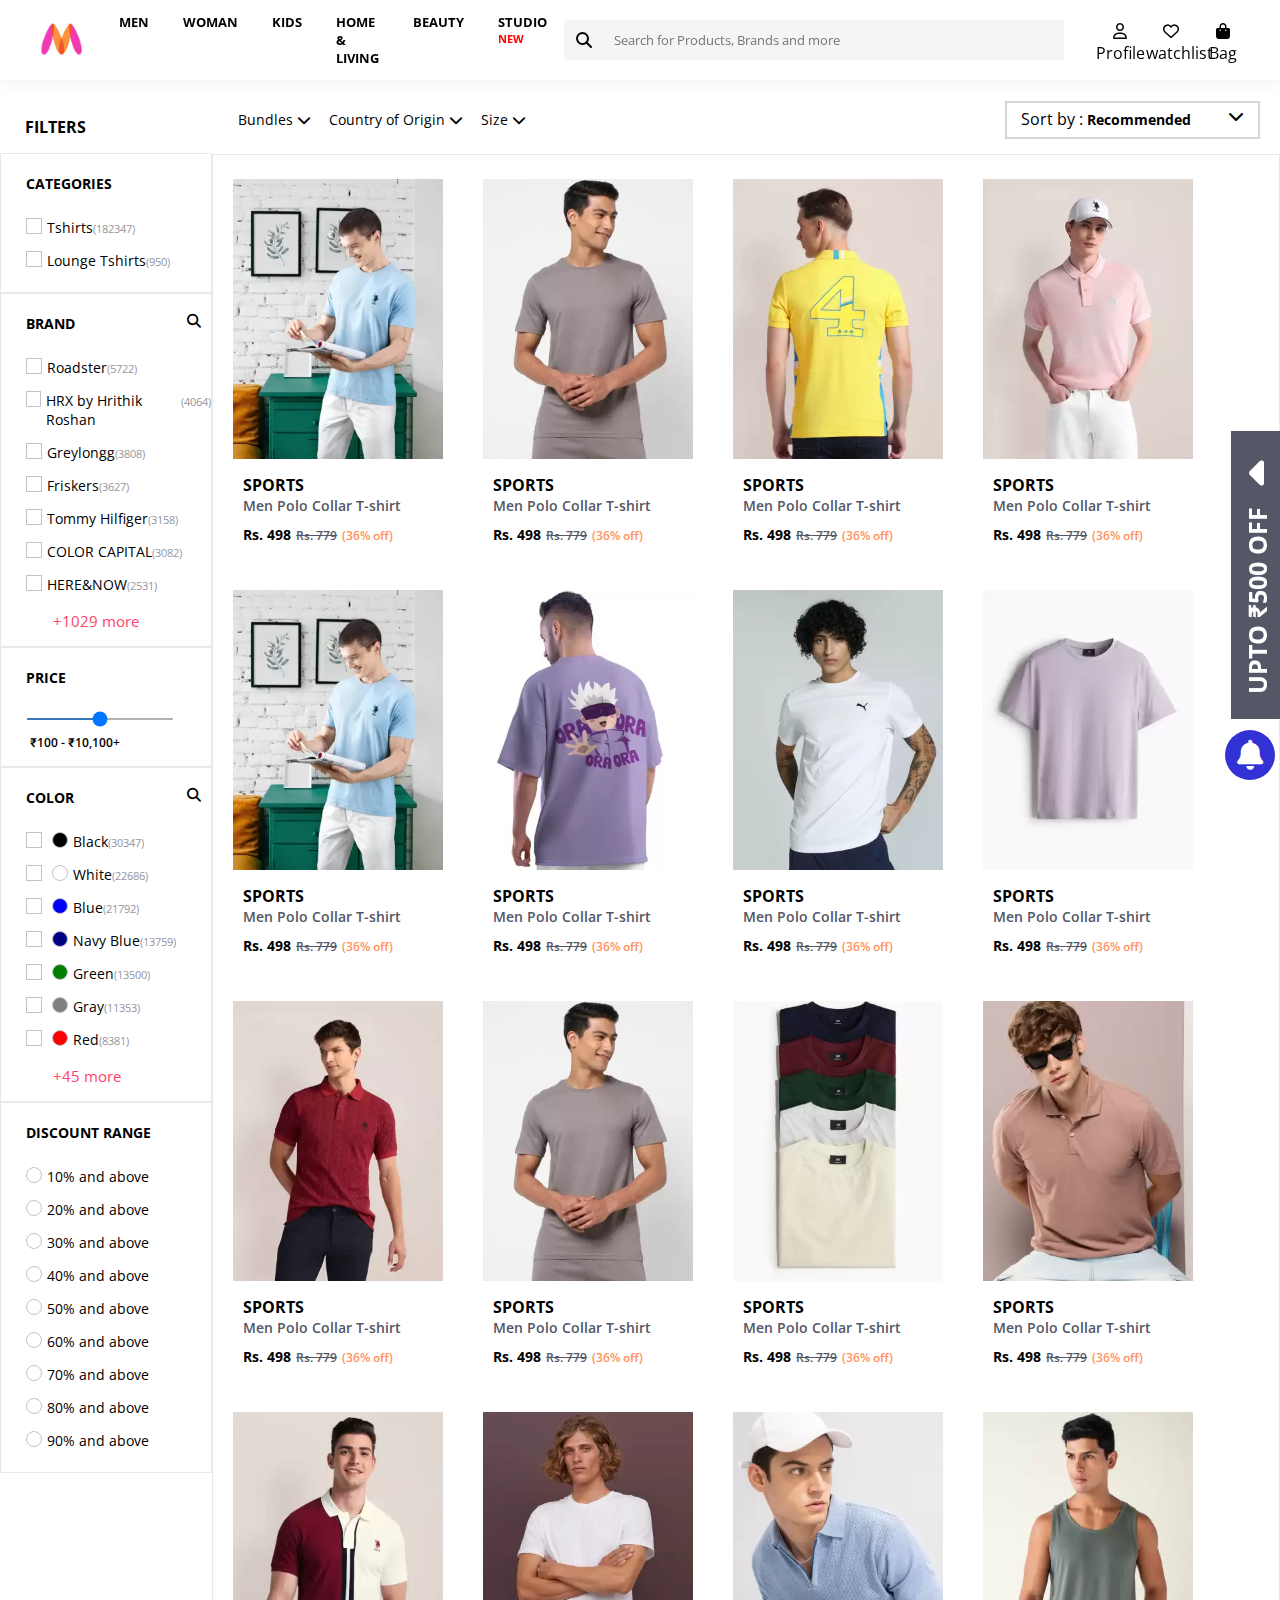
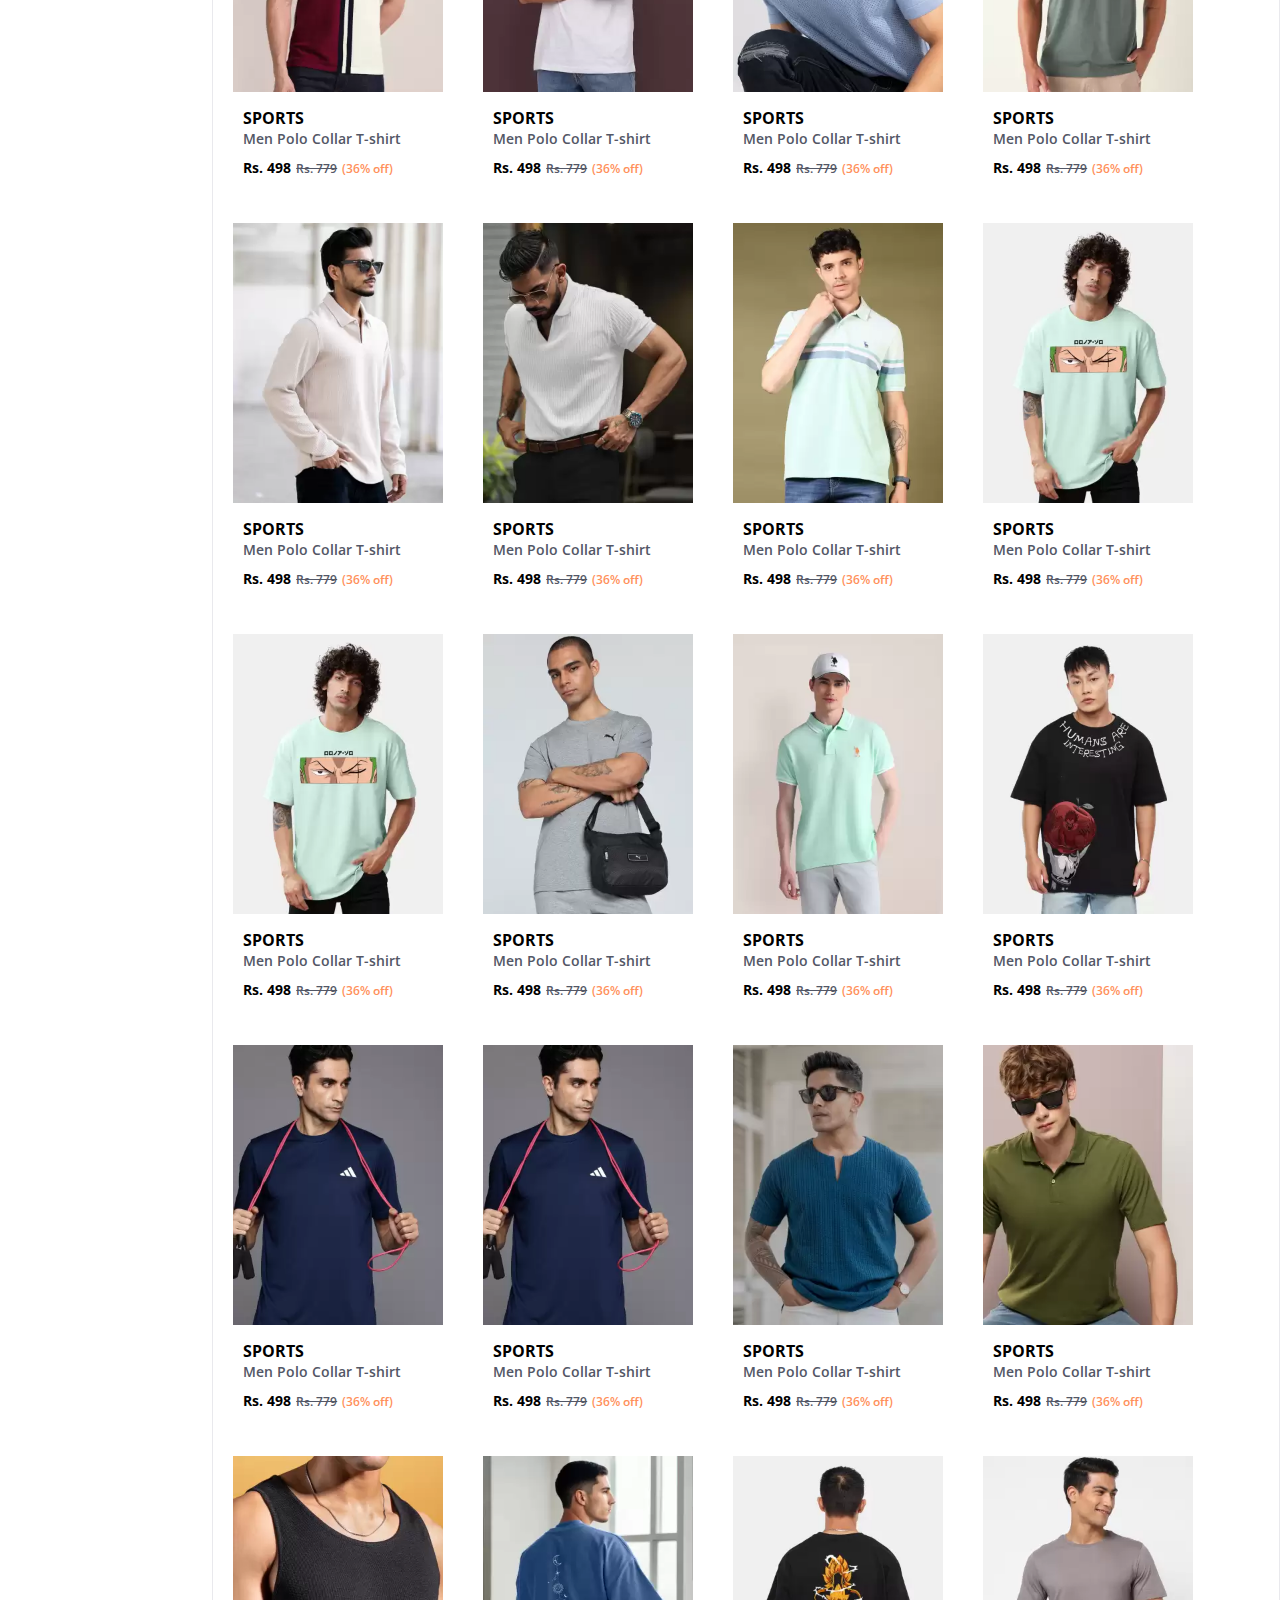
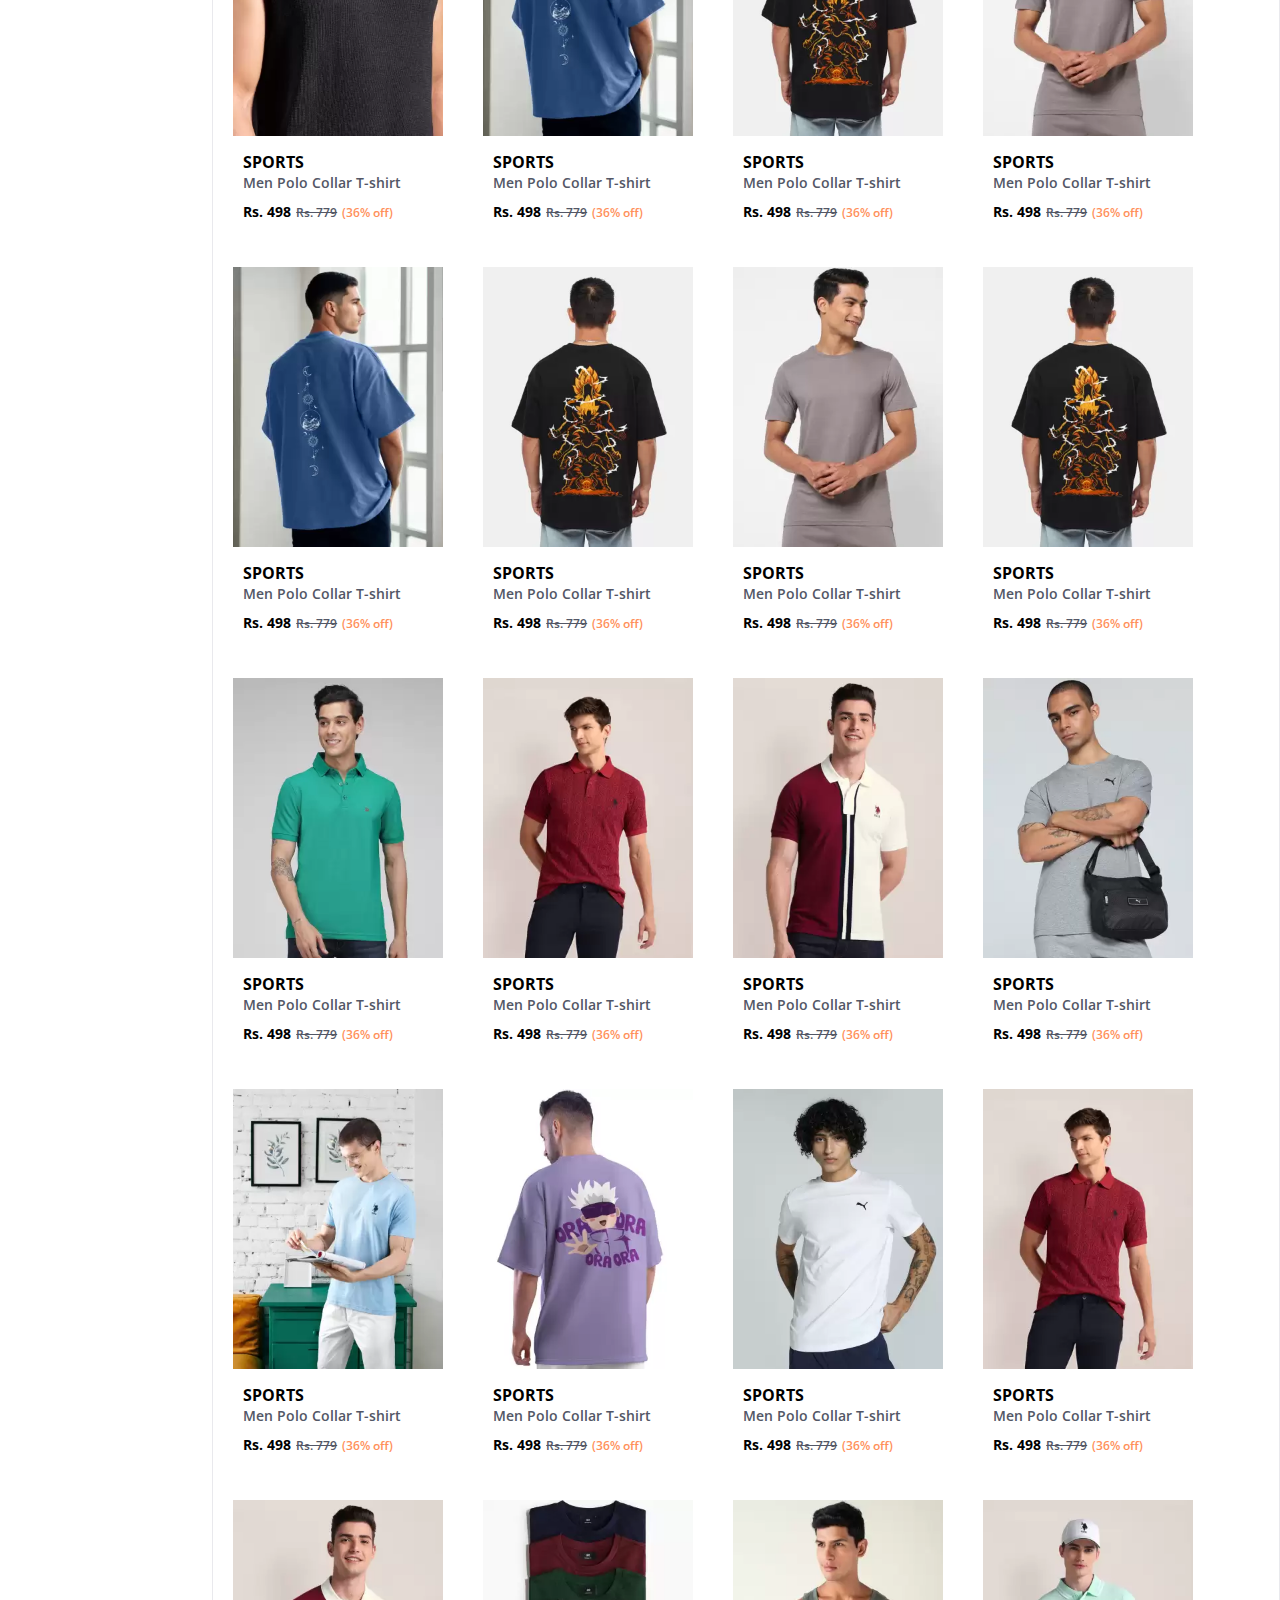
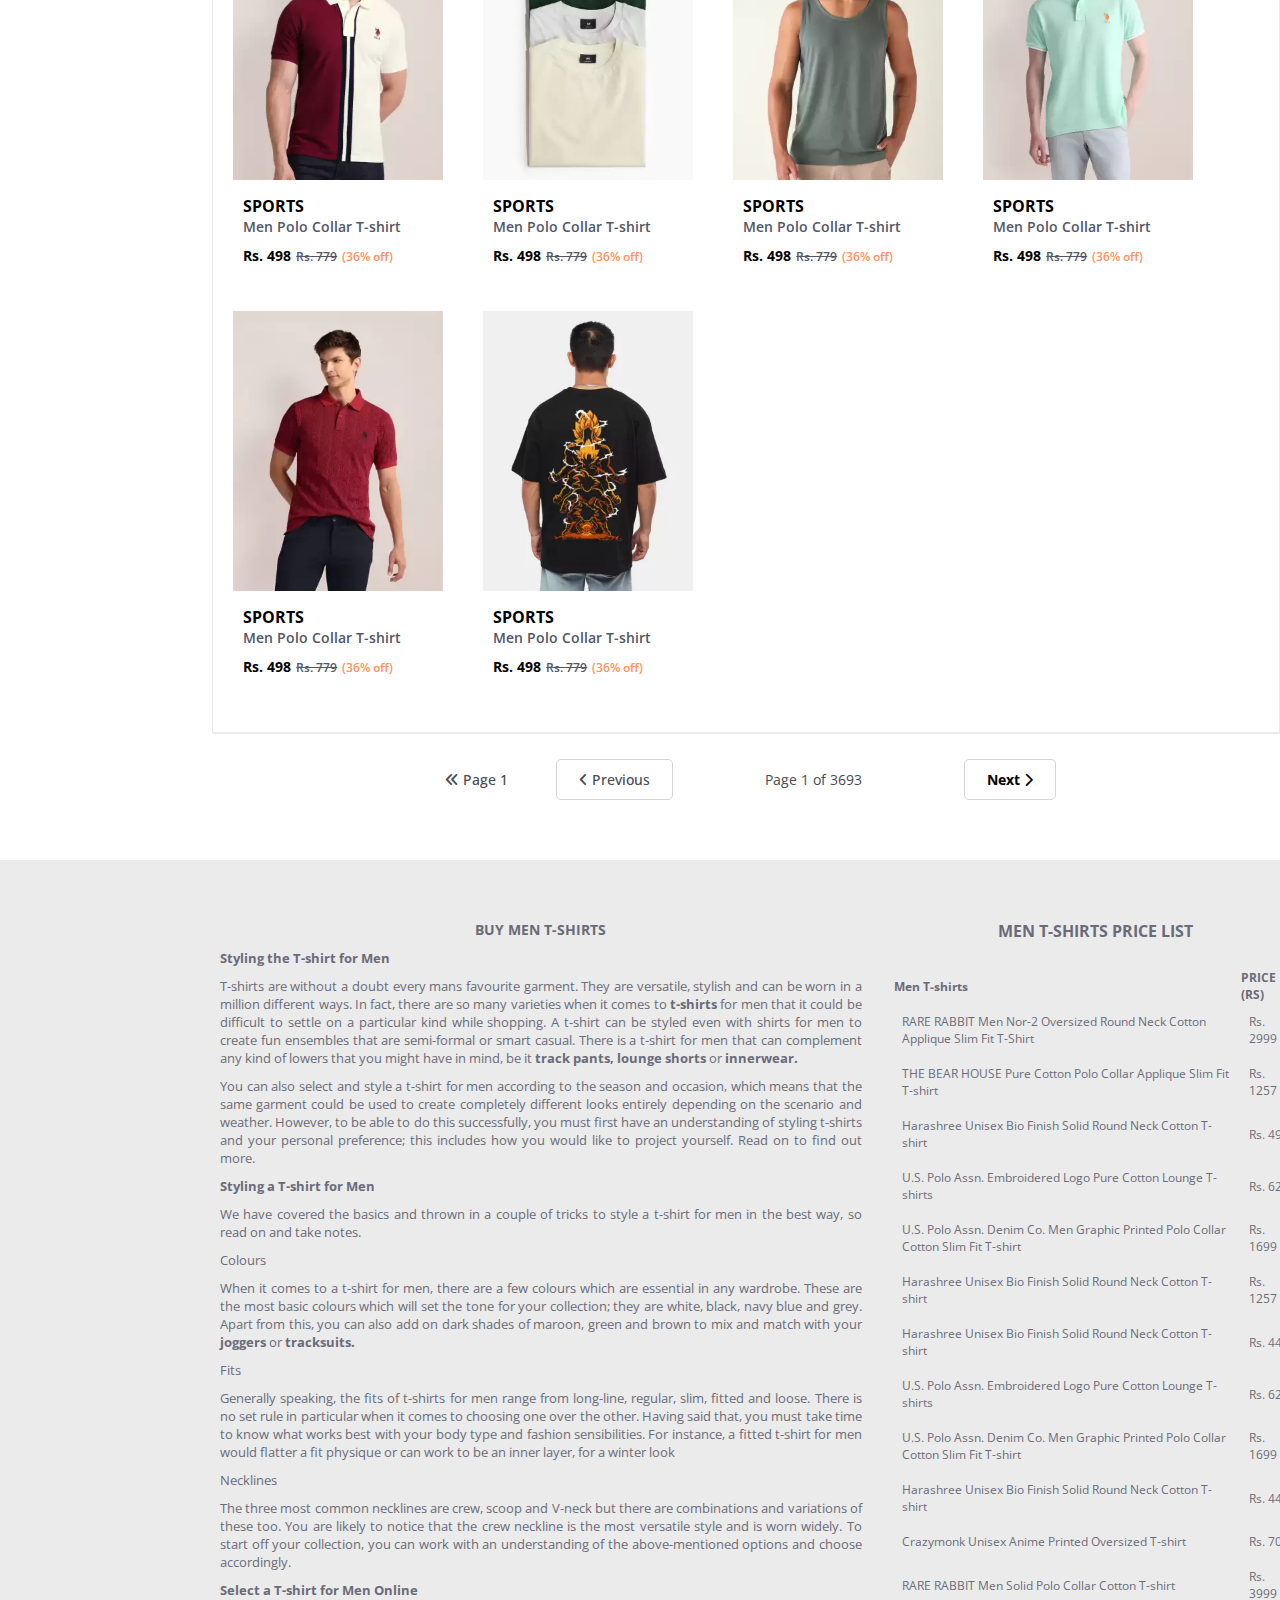
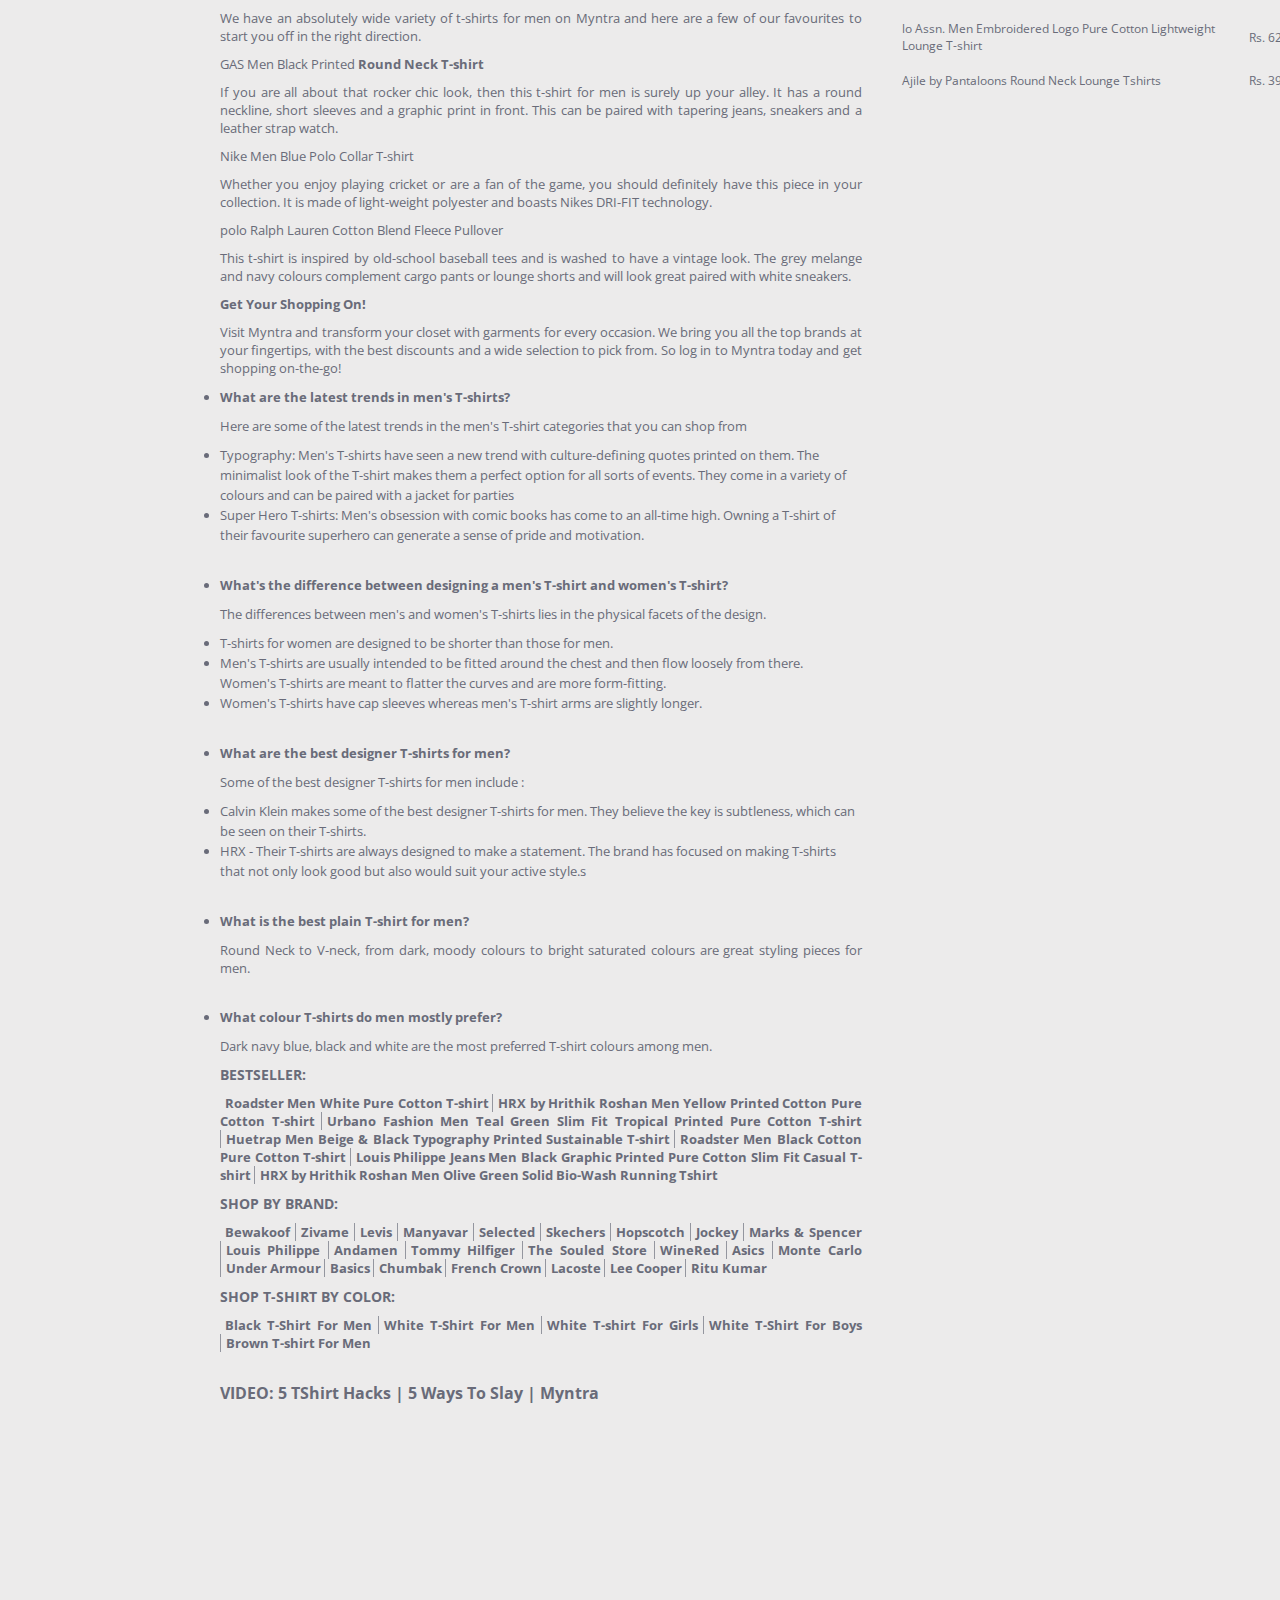
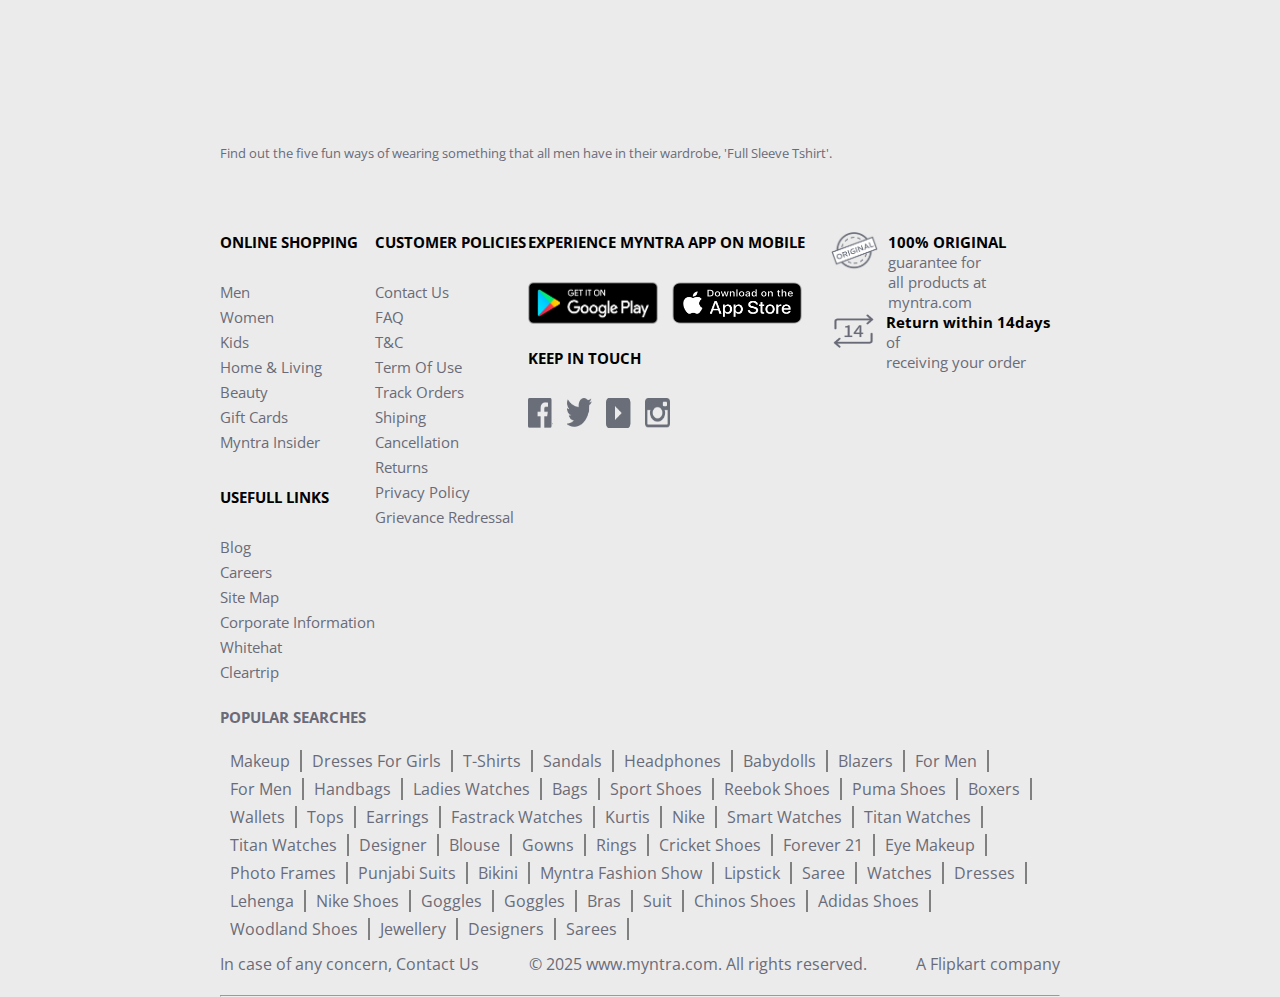
<file: t_shirt.html>
<!DOCTYPE html>
<html lang="en">
<head>
    <meta charset="UTF-8">
    <meta name="viewport" content="width=device-width, initial-scale=1.0">
    <title>Buy Latest Men's T-shirts Online at Best Price | Myntra</title>
    <link rel="icon" type="image/png" href="image/logo.png"> 
    <link rel="stylesheet" href="css/style.css">
    <link rel="stylesheet" href="https://cdnjs.cloudflare.com/ajax/libs/font-awesome/6.7.2/css/all.min.css" integrity="sha512-Evv84Mr4kqVGRNSgIGL/F/aIDqQb7xQ2vcrdIwxfjThSH8CSR7PBEakCr51Ck+w+/U6swU2Im1vVX0SVk9ABhg==" crossorigin="anonymous" referrerpolicy="no-referrer" /> 
    <link href="https://fonts.googleapis.com/css2?family=Inter:ital,opsz,wght@0,14..32,100..900;1,14..32,100..900&family=Open+Sans:ital,wght@0,300..800;1,300..800&display=swap" rel="stylesheet">

</head>
<body>
     <!-- right side upto 50%  -->
     <div class="slider_bar_right_side"> 
        
        <div class="text_right_slide"> <a href="">UPTO ₹500 OFF</a> </div> 
        <div class="icons_right_slide" > <a href=""> <i class="fa-solid fa-caret-left"></i> </a></div>
        
    </div>
    <!-- right side upto 50%  -->

     <!-- right side bell --> 

     <div class="bell">
        <i class="fa-solid fa-bell"></i>
     </div>
     <!-- right side bell -->
    <!-- header seaction start  -->
    <div class="header1">
        <div class="header"> 
            <div class="header_logo"> 
                <a href="index.html"><img src="image/logo.png" alt="" height="100%" width="100%"></a>  
            </div>
            <div class="header_menu">
                <ul style="list-style: none;">
                    <li > <a href="man.html"> men </a>
                        <div class="manus">
                            <div class="mega_manu">
                            <div class="maga_manu_a"><a href="">Topwear</a></div> 
                            <ul style="list-style: none;"> 
                                
                                <li><a href="t_shirt.html">T-Shirts</a></li> 
                                <li><a href="">Casual Shirts</a></li> 
                                <li><a href="">Formal Shirts</a></li> 
                                <li><a href="">Sweatshirts</a></li> 
                                <li><a href="">Sweaters</a></li> 
                                <li><a href="">Jackets</a></li> 
                                <li><a href="">Blazers & Coats</a></li> 
                                <li><a href="">Suits</a></li> 
                                <li><a href="">Rain Jackets</a></li> 
                            </ul> 
                            <br>
                            <hr>
                            <br>
                            <div class="maga_manu_a"><a href="">Indian & Festive Wear</a></div> 
                            <ul style="list-style: none; "  > 
                                
                                <li><a href="">Kurtas & Kurta Sets</a></li> 
                                <li><a href="">Sherwanis</a></li> 
                                <li><a href="">Nehru Jackets</a></li> 
                                <li><a href="">Dhotis</a></li> 
                            
                            </ul>
                            
                            </div>
                            <div class="mega_manu">
                            <div class="maga_manu_a"><a href="">Bottomwear</a></div> 
                            <ul style="list-style: none;"> 
                                
                                <li><a href="">Jeans</a></li> 
                                <li><a href="">Casual Trousers</a></li> 
                                <li><a href="">Formal Trousers</a></li> 
                                <li><a href="">Shorts</a></li> 
                                <li><a href="">Track Pants & Joggers</a></li> 
    
                            </ul> 
                            <br>
                            <hr>
                            <br>
                            <div class="maga_manu_a"><a href="">Innerwear & Sleepwear</a></div> 
                            <ul style="list-style: none; "  > 
                                
                                <li><a href="">Briefs & Trunks</a></li> 
                                <li><a href="">Boxers</a></li> 
                                <li><a href="">Vests</a></li> 
                                <li><a href="">Sleepwear & Loungewear</a></li> 
                                <li><a href="">Thermals</a></li> 
                            </ul>
                            <br>
                            <hr>
                            <br> 
                            <div class="maga_manu_a"><a href="">Plus Size</a></div>  
                            </div>
                            <div class="mega_manu">
                            <div class="maga_manu_a"><a href="">Footwear</a></div> 
                            <ul style="list-style: none;"> 
                                
                                <li><a href="">Casual Shoes</a></li> 
                                <li><a href="">Sports Shoes</a></li> 
                                <li><a href="">Formal Shoes</a></li> 
                                <li><a href="">Sneakers</a></li> 
                                <li><a href="">Sandals & Floaters</a></li> 
                                <li><a href="">Flip Flops</a></li> 
                                <li><a href="">Socks</a></li> 
    
                            </ul> 
                            <br>
                            <hr>
                            <br>
                            <div class="maga_manu_a"><a href="">Personal Care & Grooming</a></div> 
                            <br>
                            
                        
                            <div class="maga_manu_a"><a href="">Sunglasses & Frames</a></div>  
                            <br>
                            <div class="maga_manu_a"><a href="">Watches</a></div>  
                            </div>
                            <div class="mega_manu">
                            <div class="maga_manu_a"><a href="">Sports & Active Wear</a></div> 
                            <ul style="list-style: none;"> 
                                
                                <li><a href="">Sports Shoes</a></li> 
                                <li><a href="">Sports Sandals</a></li> 
                                <li><a href="">Active T-Shirts</a></li> 
                                <li><a href="">Track Pants & Shorts</a></li> 
                                <li><a href="">Tracksuits</a></li> 
                                <li><a href="">Jackets & Sweatshirts</a></li> 
                                <li><a href="">Sports Accessories</a></li> 
                                <li><a href="">Swimwear</a></li> 
    
                            </ul> 
                            <br>
                            <hr>
                            <br>
    
                            <div class="maga_manu_a"><a href="">Gadgets</a></div> 
                            <br> 
                            <ul style="list-style: none;">
                                <li><a href="">Smart Wearables</a></li> 
                                <li><a href="">Fitness Gadgets</a></li> 
                                <li><a href="">Headphones</a></li> 
                                <li><a href="">Speakerss</a></li> 
                            </ul>
                            
                            </div>
                            <div class="mega_manu">
                            <div class="maga_manu_a"><a href="">Fashion Accessories</a></div> 
                            <ul style="list-style: none;"> 
                                
                                <li><a href="">Wallets</a></li> 
                                <li><a href="">Belts</a></li> 
                                <li><a href="">Perfumes & Body Mists</a></li> 
                                <li><a href="">Trimmers</a></li> 
                                <li><a href="">Deodorants</a></li> 
                                <li><a href="">Ties, Cufflinks & Pocket Squares</a></li> 
                                <li><a href="">Accessory Gift Sets</a></li> 
                                <li><a href="">Caps & Hats</a></li> 
                                <li><a href="">Mufflers, Scarves & Gloves</a></li> 
                                <li><a href="">Phone Cases</a></li> 
                                <li><a href="">Helmets</a></li> 
    
                            </ul> 
                            <br>
                            <hr>
                            <br>
    
                            <div class="maga_manu_a"><a href="">Bags & Backpacks</a></div>
                            <br> 
                            <div class="maga_manu_a"><a href="">Luggages & Trolleys</a></div> 
                            <br> 
                            
                            </div>
    
                        </div>
                    </li>  
                    <li> <a href="woman.htmls"> woman </a> 
                        <div class="manus">
                            <div class="mega_manu">
                            <div class="maga_manu_a" style="color: #fb56c1;"><a href="">Topwear</a></div> 
                            <ul style="list-style: none;"> 
                                
                                <li><a href="">Kurtas & Suits</a></li> 
                                <li><a href="">Kurtis, Tunics & Tops</a></li> 
                                <li><a href="">Sarees</a></li> 
                                <li><a href="">Leggings, Salwars & Churidars</a></li> 
                                <li><a href="">Skirts & Palazzos</a></li> 
                                <li><a href="">Dress Materials</a></li> 
                                <li><a href="">Lehenga Cholis</a></li> 
                                <li><a href="">Dupattas & Shawls</a></li> 
                                <li><a href="">Jackets</a></li> 
                            </ul> 
                            <br>
                            <hr>
                            <br>
                            <div class="maga_manu_a" style="color: #fb56c1;"><a href="">Belts, Scarves & More</a></div> 
                            <br>
                            <div class="maga_manu_a" style="color: #fb56c1;"><a href="">Watches & Wearables</a></div> 
                            <br>

                            
                            </div>
                            <div class="mega_manu">
                            <div class="maga_manu_a " style="color: #fb56c1;"><a href="">Western Wear</a></div> 
                            <ul style="list-style: none;"> 
                                
                                <li><a href="">Dresses</a></li> 
                                <li><a href="">Tops</a></li> 
                                <li><a href="">Tshirts</a></li> 
                                <li><a href="">Jeans</a></li> 
                                <li><a href="">Trousers & Capris</a></li> 
                                <li><a href="">Shorts & Skirts</a></li> 
                                <li><a href="">Co-ords</a></li> 
                                <li><a href="">Playsuits</a></li> 
                                <li><a href="">Jumpsuits</a></li> 
                                <li><a href="">Shrugs</a></li> 
                                <li><a href="">Sweaters & Sweatshirts</a></li> 
                                <li><a href="">Jackets & Coats</a></li> 
                                <li><a href="">Blazers & Waistcoats</a></li> 
    
                            </ul> 
                            <br>
                            <hr>
                            <br>
                            
                            
                            <div class="maga_manu_a"  style="color: #fb56c1;" ><a href="">Plus Size</a></div>  
                            </div>
                            <div class="mega_manu">
                            <div class="maga_manu_a" style="color: #fb56c1;"><a href="">Maternity</a></div> 
                            <br>
                            <div class="maga_manu_a" style="color: #fb56c1;"><a href="">Sunglasses & Frames</a></div>
                            <br>
                            <div class="maga_manu_a" style="color: #fb56c1;"><a href="">Footwear</a></div> 
                            

                            <ul style="list-style: none;"> 
                                
                                <li><a href="">Flats</a></li> 
                                <li><a href="">Casual Shoes</a></li> 
                                <li><a href="">Heels</a></li> 
                                <li><a href="">Boots</a></li> 
                                <li><a href="">Sports Shoes & Floaters</a></li> 

                            </ul> 
                            <br>
                            <hr>
                            <br>
                            <div class="maga_manu_a"  style="color: #fb56c1;"><a href="">Sports & Active Wear</a></div> 
                            <ul style="list-style: none;" >
                                <li><a href="">Clothing</a></li> 
                                <li><a href="">Footwear</a></li> 
                                <li><a href="">Sports Accessories</a></li> 
                                <li><a href="">Sports Equipment</a></li> 
                            </ul>
                            <br>
                            
                        
                        
                            
    
                        </div>
                            <div class="mega_manu">
                            <div class="maga_manu_a" style="color: #fb56c1;"><a href="">Lingerie & Sleepwear</a></div> 

                            <ul style="list-style: none;"> 
                                
                                <li><a href="">Bra</a></li> 
                                <li><a href="">Briefs</a></li> 
                                <li><a href="">Shapewear</a></li> 
                                <li><a href="">Sleepwear & Loungewear</a></li> 
                                <li><a href="">Swimwear</a></li> 
                                <li><a href="">Camisoles & Thermals</a></li> 

                            </ul> 
                            <br>
                            <hr>
                            <br>
                            <div class="maga_manu_a"  style="color: #fb56c1;"><a href="">Beauty & Personal Care</a></div> 
                            <ul style="list-style: none;" >
                                <li><a href="">Makeup</a></li> 
                                <li><a href="">Skincare</a></li> 
                                <li><a href="">Premium Beauty</a></li> 
                                <li><a href="">Lipsticks</a></li> 
                                <li><a href="">Fragrances</a></li> 
                            </ul>
                            <br>

                            </div>
                            <div class="mega_manu">
                            <div class="maga_manu_a" style="color: #fb56c1;"><a href="">Gadgets</a></div> 

                            <ul style="list-style: none;"> 
                                
                        
                                    <li><a href="">Smart Wearables</a></li> 
                                    <li><a href="">Fitness Gadgets</a></li> 
                                    <li><a href="">Headphones</a></li> 
                                    <li><a href="">Speakerss</a></li> 
                            

                            </ul> 
                            <br>
                            <hr>
                            <br>
                            <div class="maga_manu_a"  style="color: #fb56c1;"><a href="">Jewellery</a></div> 
                            <ul style="list-style: none;" >
                                <li><a href="">Fashion Jewellery</a></li> 
                                <li><a href="">Fine Jewellery</a></li> 
                                <li><a href="">Earrings</a></li> 

                            </ul>
                            <br>
                            <hr>
                            <br>
                            <div class="maga_manu_a"  style="color: #fb56c1;"><a href="">Backpacks</a></div> 
                            <ul style="list-style: none;" >
                                <li><a href="">Handbags, Bags & Wallets</a></li> 
                                <li><a href="">Luggages & Trolleys</a></li> 

                            </ul>
                            <br>

                            </div>
                        </div>
                    </li> 
                    <li> <a href=""> kids </a></li> 
                    <li> <a href="home&living.html"> home & living </a> 
                        <div class="manus">
                            <div class="mega_manu">
                            <div class="maga_manu_a" style="color: #f2c210;"><a href="">Bed Linen & Furnishing</a></div> 
                            <ul style="list-style: none;"> 
                                
                                <li><a href="">Bed Runners</a></li> 
                                <li><a href="">Mattress Protectors</a></li> 
                                <li><a href="">Bedsheets</a></li> 
                                <li><a href="">Bedding Sets</a></li> 
                                <li><a href="">Blankets, Quilts & Dohars </a></li> 
                                <li><a href="">Pillows & Pillow Covers</a></li> 
                                <li><a href="">Bed Covers</a></li> 
                                <li><a href="">Diwan Sets</a></li> 
                                <li><a href="">Chair Pads & Covers</a></li> 
                                <li><a href="">Sofa Covers</a></li> 
                            </ul> 
                            <br>
                            <hr>
                            <br>
                            <div class="maga_manu_a" style="color: #f2c210;"><a href="">Flooring</a></div> 
                            <ul style="list-style: none;"> 
                                
                                <li><a href="">Floor Runners</a></li> 
                                <li><a href="">Carpets</a></li> 
                                <li><a href="">Floor Mats & Dhurries</a></li> 
                                <li><a href="">Door Mats</a></li> 
                            </ul> 
                            <br>

                            
                            </div>
                            <div class="mega_manu">
                            <div class="maga_manu_a " style="color: #f2c210;"><a href="">Bath</a></div> 
                            <ul style="list-style: none;"> 
                                
                                <li><a href="">Bath Towels</a></li> 
                                <li><a href="">Hand & Face Towels</a></li> 
                                <li><a href="">Beach Towels</a></li> 
                                <li><a href="">Towels Set</a></li> 
                                <li><a href="">Bath Rugs</a></li> 
                                <li><a href="">Bath Robes</a></li> 
                                <li><a href="">Bathroom Accessories</a></li> 
                                <li><a href="">Shower Curtains</a></li> 

                            </ul> 
                            <br>
                            <hr>
                            <br>
                            
                            <div class="maga_manu_a"  style="color: #f2c210;" ><a href="">Lamps & Lighting</a></div>  
                            <ul style="list-style: none;"> 
                                
                                <li><a href="">Floor Lamps</a></li> 
                                <li><a href="">Ceiling Lamps</a></li> 
                                <li><a href="">Table Lamps</a></li> 
                                <li><a href="">Wall Lamps</a></li> 
                                <li><a href="">Outdoor Lamps</a></li> 
                                <li><a href="">String Lights</a></li> 


                            </ul> 

                            </div>
                            <div class="mega_manu">
                            <div class="maga_manu_a" style="color: #f2c210;"><a href="">Home Décor</a></div> 
    
                            <ul style="list-style: none;"> 
                                
                                <li><a href="">FlatsPlants & Planters</a></li> 
                                <li><a href="">Aromas & Candles</a></li> 
                                <li><a href="">Clocks</a></li> 
                                <li><a href="">Mirrors</a></li> 
                                <li><a href="">Wall Décor</a></li> 
                                <li><a href="">Festive Decor</a></li> 
                                <li><a href="">Pooja Essentials</a></li> 
                                <li><a href="">Wall Shelves</a></li> 
                                <li><a href="">Fountains</a></li> 
                                <li><a href="">Showpieces & Vases</a></li> 
                                <li><a href="">Ottoman</a></li> 

                            </ul> 
                            <br>
                            <hr>
                            <br>
                            <div class="maga_manu_a" style="color: #f2c210;"><a href="">Cushions & Cushion Covers</a></div> 
                            <br>
                            <div class="maga_manu_a" style="color: #f2c210;"><a href="">Curtains</a></div> 

    
                        </div>
                            <div class="mega_manu">
                            <div class="maga_manu_a" style="color: #f2c210;"><a href="">Furniture</a></div> 
                            <br>
                            <div class="maga_manu_a" style="color: #f2c210;"><a href="">Home Gift Sets</a></div>  
                            <br>
                            <div class="maga_manu_a" style="color: #f2c210;"><a href="">Kitchen & Table</a></div>  


                            <ul style="list-style: none;"> 
                                
                                <li><a href="">Table Runners</a></li> 
                                <li><a href="">Dinnerware & Serveware</a></li> 
                                <li><a href="">Cups and Mugs</a></li> 
                                <li><a href="">Bakeware & Cookware</a></li> 
                                <li><a href="">Kitchen Storage & Tools</a></li> 
                                <li><a href="">Bar & Drinkware</a></li> 
                                <li><a href="">Table Covers & Furnishings</a></li> 

                            </ul> 
                            <br>

                            </div>
                            <div class="mega_manu">
                            <div class="maga_manu_a" style="color: #f2c210;"><a href="">Storage</a></div> 

                            <ul style="list-style: none;"> 
                                
                        
                                    <li><a href="">Bins</a></li> 
                                    <li><a href="">Hangers</a></li> 
                                    <li><a href="">Organisers</a></li> 
                                    <li><a href="">Hooks & Holders</a></li> 
                                    <li><a href="">Laundry Bags</a></li> 
                            

                            </ul>
                            <br>

                            </div>
                        </div> 
                    </li> 
                    <li> <a href=""> beauty </a></li>   
                    <li> <a href="">studio <sup style="color: red;">new</sup></a> </li> 
                </ul>
            </div> 
            <div class="header_input"> 
                <div class="searchicon"> 
                    <i class="fa-solid fa-magnifying-glass"></i>
                </div>
                <div class="forseach">
                    <input type="text" placeholder="Search for Products, Brands and more"> 
                </div>
                

            </div> 

            <div class="header_last_section">
                <div class="profile myntra">
                    <i class="fa-regular fa-user"></i>
                    <p>Profile</p>
                </div>
                <div class="watchlist myntra">
                    <i class="fa-regular fa-heart"></i>
                    <p>watchlist</p>
                </div>
                <div class="bag myntra">
                    <i class="fa-solid fa-bag-shopping"></i>
                    <p>Bag</p> 
                </div>
            </div>

        </div>
     </div>
    <!-- header seaction end  -->


     <!-- main section start  -->
      <div class="t_shirt_main">
        <div class="main_header1">
            <ul style="list-style: none;">
                <li> <a href="index.html">home</a> </li>
                <li>/</li>
                <li> <a href="">clothing</a></li>
                <li>/</li>
                <li> <a href=""> <strong> Men T-shirts </strong> </a></li>
            </ul>
        </div> 
        <div class="man_header2">
            <p>
               <strong>Men T-shirts </strong>  - 183117 items</p>
        </div>
      </div> 

      <div class="main_header3">
        <div class="main_header3_first_seaction"> 
            <div class="filter">FILTERS</div> 

            <div class="shirt_categroy">
                <p class="categroy" > Categories</p> 
                <div class="categroy_box">
                    <p class="shirt_box"> </p>
                    <p>Tshirts</p>
                    <p class="number">(182347)</p>
                </div>

                <div class="categroy_box">
                    <p class="shirt_box"> </p>
                    <p>Lounge Tshirts</p>
                    <p class="number">(950)</p>
                </div>

                
            </div>

            <div class="shirt_categroy"> 
                <div class="brand">
                    <p class="categroy" > Brand</p>  
                    <i class="fa-solid fa-magnifying-glass"></i>
                </div>
               
                <div class="categroy_box">
                    <p class="shirt_box"> </p>
                    <p>Roadster</p>
                    <p class="number">(5722)</p>
                </div>

                <div class="categroy_box">
                    <p class="shirt_box"> </p>
                    <p>HRX by Hrithik Roshan</p>
                    <p class="number">(4064)</p>
                </div>

                <div class="categroy_box">
                    <p class="shirt_box"> </p>
                    <p>Greylongg</p>
                    <p class="number">(3808)</p>
                </div>

                <div class="categroy_box">
                    <p class="shirt_box"> </p>
                    <p>Friskers</p>
                    <p class="number">(3627)</p>
                </div>

                <div class="categroy_box">
                    <p class="shirt_box"> </p>
                    <p>Tommy Hilfiger</p>
                    <p class="number">(3158)</p>
                </div>

                <div class="categroy_box">
                    <p class="shirt_box"> </p>
                    <p>COLOR CAPITAL</p>
                    <p class="number">(3082)</p>
                </div>

                <div class="categroy_box">
                    <p class="shirt_box"> </p>
                    <p>HERE&NOW</p>
                    <p class="number">(2531)</p>
                </div> 

                <div class="brand_more">
                    +1029 more
                </div>
                 
                
            </div> 
            <div class="shirt_categroy">
                <p class="categroy" > price</p> 
                <input type="range" >
                <p class="range_num" >₹100 - ₹10,100+</p>

            </div>

            <div class="shirt_categroy"> 
                <div class="brand">
                    <p class="categroy" > color </p>  
                    <i class="fa-solid fa-magnifying-glass"></i>
                </div>
               
                <div class="categroy_box">
                    <p class="shirt_box"> </p>
                    <p class="color_box" style="background-color: black;"></p>
                    <p>Black</p>
                    <p class="number">(30347)</p>
                </div>

                <div class="categroy_box">
                    <p class="shirt_box" > </p>
                    <p class="color_box" style="background-color: white;" ></p>
                    <p>White</p>
                    <p class="number">(22686)</p>
                </div>

                <div class="categroy_box">
                    <p class="shirt_box"> </p>
                    <p class="color_box" style="background-color: blue;" ></p>
                    <p>Blue</p>
                    <p class="number">(21792)</p>
                </div>

                <div class="categroy_box">
                    <p class="shirt_box"> </p>
                    <p class="color_box" style="background-color: navy;" ></p>
                    <p>Navy Blue</p>
                    <p class="number">(13759)</p>
                </div>

                <div class="categroy_box">
                    <p class="shirt_box"> </p>
                    <p class="color_box" style="background-color: green;" ></p>
                    <p>Green</p>
                    <p class="number">(13500)</p>
                </div>

                <div class="categroy_box">
                    <p class="shirt_box"> </p>
                    <p class="color_box" style="background-color: gray;" ></p>
                    <p>Gray</p>
                    <p class="number">(11353)</p>
                </div>

                <div class="categroy_box">
                    <p class="shirt_box"> </p>
                    <p class="color_box" style="background-color: red;" ></p>
                    <p>Red</p>
                    <p class="number">(8381)</p>
                </div> 

                <div class="brand_more">
                    +45 more
                </div>
                 
                
            </div> 
            
            <!-- Discount range start -->
            <div class="shirt_categroy"> 
                <div class="brand">
                    <p class="categroy" > Discount Range </p>  
                    
                </div>
               
                <div class="categroy_box">
                    <p class="shirt_box shirt_box1" > </p>
                    <p>10% and above</p>
                   
                </div>

                <div class="categroy_box">
                    <p class="shirt_box shirt_box1" > </p>
                    <p>20% and above</p>
                </div>

                <div class="categroy_box">
                    <p class="shirt_box shirt_box1" > </p>
                    <p>30% and above</p>
                </div>

                <div class="categroy_box">
                    <p class="shirt_box shirt_box1" > </p>
                    <p>40% and above</p>
                </div>

                <div class="categroy_box">
                    <p class="shirt_box shirt_box1" > </p>
                    <p>50% and above</p>
                </div>

                <div class="categroy_box">
                    <p class="shirt_box shirt_box1" > </p>
                    <p>60% and above</p>
                </div>

                <div class="categroy_box">
                    <p class="shirt_box shirt_box1" > </p>
                    <p>70% and above</p>
                </div> 

                <div class="categroy_box">
                    <p class="shirt_box shirt_box1" > </p>
                    <p>80% and above</p>
                </div> 

                <div class="categroy_box">
                    <p class="shirt_box shirt_box1" > </p>
                    <p>90% and above</p>
                </div> 

               
                 
                
            </div> 
            <!-- Discount range end -->
           
        </div> 
        <div class="main_header3_second_seaction">
            <div class="main_header3_header">
                <div class="main_header3_header_one">
                    <ul style="list-style: none;">
                        <li> <span>Bundles</span> <i class="fa-duotone fa-solid fa-chevron-down"></i> </li>
                        <li> <span>Country of Origin</span> <i class="fa-duotone fa-solid fa-chevron-down"></i>  </li>
                        <li> <span>Size</span> <i class="fa-duotone fa-solid fa-chevron-down"></i> </li>
                    </ul>
                </div>
                <div class="main_header3_header_two"> 
                    Sort by : 
                    <span>Recommended</span>
                    <i class="fa-duotone fa-solid fa-chevron-down"></i> 
                    
                </div>
            </div>
            <div class="main_header3_second_seaction_img"> 
                <div class="main_header3_second_seaction_img1">
                    <div> <a href="touchtshirt.html"><img src="image/tshirt/tshirt31.webp" alt="" width="210px" height="280px"></a> </div>
                    <div class="main_header3_img1_text">
                        <h2>SPORTS</h2>
                        <p>Men Polo Collar T-shirt</p>
                        <div class="product_price">
                            <h5>Rs. 498</h5>
                            <p>Rs. 779</p> 
                            <p> (36% off) </p> 
                        </div>
                        
                    </div>
                </div>
                <div class="main_header3_second_seaction_img1">
                    <div><a href=""><img src="image/tshirt/tshirt2.webp" alt="" width="210px" height="280px"></a></div>
                    <div class="main_header3_img1_text">
                        <h2>SPORTS</h2>
                        <p>Men Polo Collar T-shirt</p>
                        <div class="product_price">
                            <h5>Rs. 498</h5>
                            <p>Rs. 779</p> 
                            <p> (36% off) </p>
                        </div>
                        
                    </div>
                </div>
                <div class="main_header3_second_seaction_img1">
                    <div><a href=""><img src="image/tshirt/tshirt3.webp" alt="" width="210px" height="280px"></a></div>
                    <div class="main_header3_img1_text">
                        <h2>SPORTS</h2>
                        <p>Men Polo Collar T-shirt</p>
                        <div class="product_price">
                            <h5>Rs. 498</h5>
                            <p>Rs. 779</p> 
                            <p> (36% off) </p>
                        </div>
                        
                    </div>
                </div>
                <div class="main_header3_second_seaction_img1">
                    <div><a href=""><img src="image/tshirt/tshirt4.webp" alt="" width="210px" height="280px"></a></div>
                    <div class="main_header3_img1_text">
                        <h2>SPORTS</h2>
                        <p>Men Polo Collar T-shirt</p>
                        <div class="product_price">
                            <h5>Rs. 498</h5>
                            <p>Rs. 779</p> 
                            <p> (36% off) </p>
                        </div>
                        
                    </div>
                </div>
                <div class="main_header3_second_seaction_img1">
                    <div><a href=""><img src="image/tshirt/tshirt5.webp" alt="" width="210px" height="280px"></a></div>
                    <div class="main_header3_img1_text">
                        <h2>SPORTS</h2>
                        <p>Men Polo Collar T-shirt</p>
                        <div class="product_price">
                            <h5>Rs. 498</h5>
                            <p>Rs. 779</p> 
                            <p> (36% off) </p>
                        </div>
                        
                    </div>
                </div>
                <div class="main_header3_second_seaction_img1">
                    <div><a href=""><img src="image/tshirt/tshirt6.webp" alt="" width="210px" height="280px"></a></div>
                    <div class="main_header3_img1_text">
                        <h2>SPORTS</h2>
                        <p>Men Polo Collar T-shirt</p>
                        <div class="product_price">
                            <h5>Rs. 498</h5>
                            <p>Rs. 779</p> 
                            <p> (36% off) </p>
                        </div>
                        
                    </div>
                </div>
                <div class="main_header3_second_seaction_img1">
                    <div><a href=""><img src="image/tshirt/tshirt7.webp" alt="" width="210px" height="280px"></a></div>
                    <div class="main_header3_img1_text">
                        <h2>SPORTS</h2>
                        <p>Men Polo Collar T-shirt</p>
                        <div class="product_price">
                            <h5>Rs. 498</h5>
                            <p>Rs. 779</p> 
                            <p> (36% off) </p>
                        </div>
                        
                    </div>
                </div>
                <div class="main_header3_second_seaction_img1">
                    <div><a href=""><img src="image/tshirt/tshirt8.webp" alt="" width="210px" height="280px"></a></div>
                    <div class="main_header3_img1_text">
                        <h2>SPORTS</h2>
                        <p>Men Polo Collar T-shirt</p>
                        <div class="product_price">
                            <h5>Rs. 498</h5>
                            <p>Rs. 779</p> 
                            <p> (36% off) </p>
                        </div>
                        
                    </div>
                </div>
                <div class="main_header3_second_seaction_img1">
                    <div><a href=""><img src="image/tshirt/tshirt9.webp" alt="" width="210px" height="280px"></a></div>
                    <div class="main_header3_img1_text">
                        <h2>SPORTS</h2>
                        <p>Men Polo Collar T-shirt</p>
                        <div class="product_price">
                            <h5>Rs. 498</h5>
                            <p>Rs. 779</p> 
                            <p> (36% off) </p>
                        </div>
                        
                    </div>
                </div>
                <div class="main_header3_second_seaction_img1">
                    <div><a href=""><img src="image/tshirt/tshirt10.webp" alt="" width="210px" height="280px"></a></div>
                    <div class="main_header3_img1_text">
                        <h2>SPORTS</h2>
                        <p>Men Polo Collar T-shirt</p>
                        <div class="product_price">
                            <h5>Rs. 498</h5>
                            <p>Rs. 779</p> 
                            <p> (36% off) </p>
                        </div>
                        
                    </div>
                </div>
                <div class="main_header3_second_seaction_img1">
                    <div><a href=""><img src="image/tshirt/tshirt11.webp" alt="" width="210px" height="280px"></a></div>
                    <div class="main_header3_img1_text">
                        <h2>SPORTS</h2>
                        <p>Men Polo Collar T-shirt</p>
                        <div class="product_price">
                            <h5>Rs. 498</h5>
                            <p>Rs. 779</p> 
                            <p> (36% off) </p>
                        </div>
                        
                    </div>
                </div>
                <div class="main_header3_second_seaction_img1">
                    <div><a href=""><img src="image/tshirt/tshirt12.webp" alt="" width="210px" height="280px"></a></div>
                    <div class="main_header3_img1_text">
                        <h2>SPORTS</h2>
                        <p>Men Polo Collar T-shirt</p>
                        <div class="product_price">
                            <h5>Rs. 498</h5>
                            <p>Rs. 779</p> 
                            <p> (36% off) </p>
                        </div>
                        
                    </div>
                </div>
                <div class="main_header3_second_seaction_img1">
                    <div><a href=""><img src="image/tshirt/tshirt13.webp" alt="" width="210px" height="280px"></a></div>
                    <div class="main_header3_img1_text">
                        <h2>SPORTS</h2>
                        <p>Men Polo Collar T-shirt</p>
                        <div class="product_price">
                            <h5>Rs. 498</h5>
                            <p>Rs. 779</p> 
                            <p> (36% off) </p>
                        </div>
                        
                    </div>
                </div>
                <div class="main_header3_second_seaction_img1">
                    <div><a href=""><img src="image/tshirt/tshirt14.webp" alt="" width="210px" height="280px"></a></div>
                    <div class="main_header3_img1_text">
                        <h2>SPORTS</h2>
                        <p>Men Polo Collar T-shirt</p>
                        <div class="product_price">
                            <h5>Rs. 498</h5>
                            <p>Rs. 779</p> 
                            <p> (36% off) </p>
                        </div>
                        
                    </div>
                </div>
                <div class="main_header3_second_seaction_img1">
                    <div><a href=""><img src="image/tshirt/tshirt15.webp" alt="" width="210px" height="280px"></a></div>
                    <div class="main_header3_img1_text">
                        <h2>SPORTS</h2>
                        <p>Men Polo Collar T-shirt</p>
                        <div class="product_price">
                            <h5>Rs. 498</h5>
                            <p>Rs. 779</p> 
                            <p> (36% off) </p>
                        </div>
                        
                    </div>
                </div>
                <div class="main_header3_second_seaction_img1">
                    <div><a href=""><img src="image/tshirt/tshirt16.webp" alt="" width="210px" height="280px"></a></div>
                    <div class="main_header3_img1_text">
                        <h2>SPORTS</h2>
                        <p>Men Polo Collar T-shirt</p>
                        <div class="product_price">
                            <h5>Rs. 498</h5>
                            <p>Rs. 779</p> 
                            <p> (36% off) </p>
                        </div>
                        
                    </div>
                </div>
                <div class="main_header3_second_seaction_img1">
                    <div><a href=""><img src="image/tshirt/tshirt17.webp" alt="" width="210px" height="280px"></a></div>
                    <div class="main_header3_img1_text">
                        <h2>SPORTS</h2>
                        <p>Men Polo Collar T-shirt</p>
                        <div class="product_price">
                            <h5>Rs. 498</h5>
                            <p>Rs. 779</p> 
                            <p> (36% off) </p>
                        </div>
                        
                    </div>
                </div>
                <div class="main_header3_second_seaction_img1">
                    <div><a href=""><img src="image/tshirt/tshirt18.webp" alt="" width="210px" height="280px"></a></div>
                    <div class="main_header3_img1_text">
                        <h2>SPORTS</h2>
                        <p>Men Polo Collar T-shirt</p>
                        <div class="product_price">
                            <h5>Rs. 498</h5>
                            <p>Rs. 779</p> 
                            <p> (36% off) </p>
                        </div>
                        
                    </div>
                </div>
                <div class="main_header3_second_seaction_img1">
                    <div><a href=""><img src="image/tshirt/tshirt19.webp" alt="" width="210px" height="280px"></a></div>
                    <div class="main_header3_img1_text">
                        <h2>SPORTS</h2>
                        <p>Men Polo Collar T-shirt</p>
                        <div class="product_price">
                            <h5>Rs. 498</h5>
                            <p>Rs. 779</p> 
                            <p> (36% off) </p>
                        </div>
                        
                    </div>
                </div>
                <div class="main_header3_second_seaction_img1">
                    <div><a href=""><img src="image/tshirt/tshirt20.webp" alt="" width="210px" height="280px"></a></div>
                    <div class="main_header3_img1_text">
                        <h2>SPORTS</h2>
                        <p>Men Polo Collar T-shirt</p>
                        <div class="product_price">
                            <h5>Rs. 498</h5>
                            <p>Rs. 779</p> 
                            <p> (36% off) </p>
                        </div>
                        
                    </div>
                </div>
                <div class="main_header3_second_seaction_img1">
                    <div><a href=""><img src="image/tshirt/tshirt20.webp" alt="" width="210px" height="280px"></a></div>
                    <div class="main_header3_img1_text">
                        <h2>SPORTS</h2>
                        <p>Men Polo Collar T-shirt</p>
                        <div class="product_price">
                            <h5>Rs. 498</h5>
                            <p>Rs. 779</p> 
                            <p> (36% off) </p>
                        </div>
                        
                    </div>
                </div>
                <div class="main_header3_second_seaction_img1">
                    <div><a href=""><img src="image/tshirt/tshirt21.webp" alt="" width="210px" height="280px"></a></div>
                    <div class="main_header3_img1_text">
                        <h2>SPORTS</h2>
                        <p>Men Polo Collar T-shirt</p>
                        <div class="product_price">
                            <h5>Rs. 498</h5>
                            <p>Rs. 779</p> 
                            <p> (36% off) </p>
                        </div>
                        
                    </div>
                </div>
                <div class="main_header3_second_seaction_img1">
                    <div><a href=""><img src="image/tshirt/tshirt22.webp" alt="" width="210px" height="280px"></a></div>
                    <div class="main_header3_img1_text">
                        <h2>SPORTS</h2>
                        <p>Men Polo Collar T-shirt</p>
                        <div class="product_price">
                            <h5>Rs. 498</h5>
                            <p>Rs. 779</p> 
                            <p> (36% off) </p>
                        </div>
                        
                    </div>
                </div>
                <div class="main_header3_second_seaction_img1">
                    <div><a href=""><img src="image/tshirt/tshirt23.webp" alt="" width="210px" height="280px"></a></div>
                    <div class="main_header3_img1_text">
                        <h2>SPORTS</h2>
                        <p>Men Polo Collar T-shirt</p>
                        <div class="product_price">
                            <h5>Rs. 498</h5>
                            <p>Rs. 779</p> 
                            <p> (36% off) </p>
                        </div>
                        
                    </div>
                </div>
                <div class="main_header3_second_seaction_img1">
                    <div><a href=""><img src="image/tshirt/tshirt24.webp" alt="" width="210px" height="280px"></a></div>
                    <div class="main_header3_img1_text">
                        <h2>SPORTS</h2>
                        <p>Men Polo Collar T-shirt</p>
                        <div class="product_price">
                            <h5>Rs. 498</h5>
                            <p>Rs. 779</p> 
                            <p> (36% off) </p>
                        </div>
                        
                    </div>
                </div>
                <div class="main_header3_second_seaction_img1">
                    <div><a href=""><img src="image/tshirt/tshirt24.webp" alt="" width="210px" height="280px"></a></div>
                    <div class="main_header3_img1_text">
                        <h2>SPORTS</h2>
                        <p>Men Polo Collar T-shirt</p>
                        <div class="product_price">
                            <h5>Rs. 498</h5>
                            <p>Rs. 779</p> 
                            <p> (36% off) </p>
                        </div>
                        
                    </div>
                </div>
                <div class="main_header3_second_seaction_img1">
                    <div><a href=""><img src="image/tshirt/tshirt26.webp" alt="" width="210px" height="280px"></a></div>
                    <div class="main_header3_img1_text">
                        <h2>SPORTS</h2>
                        <p>Men Polo Collar T-shirt</p>
                        <div class="product_price">
                            <h5>Rs. 498</h5>
                            <p>Rs. 779</p> 
                            <p> (36% off) </p>
                        </div>
                        
                    </div>
                </div>
                <div class="main_header3_second_seaction_img1">
                    <div><a href=""><img src="image/tshirt/tshirt27.webp" alt="" width="210px" height="280px"></a></div>
                    <div class="main_header3_img1_text">
                        <h2>SPORTS</h2>
                        <p>Men Polo Collar T-shirt</p>
                        <div class="product_price">
                            <h5>Rs. 498</h5>
                            <p>Rs. 779</p> 
                            <p> (36% off) </p>
                        </div>
                        
                    </div>
                </div>
                <div class="main_header3_second_seaction_img1">
                    <div><a href=""><img src="image/tshirt/tshirt28.webp" alt="" width="210px" height="280px"></a></div>
                    <div class="main_header3_img1_text">
                        <h2>SPORTS</h2>
                        <p>Men Polo Collar T-shirt</p>
                        <div class="product_price">
                            <h5>Rs. 498</h5>
                            <p>Rs. 779</p> 
                            <p> (36% off) </p>
                        </div>
                        
                    </div>
                </div>
                <div class="main_header3_second_seaction_img1">
                    <div><a href=""><img src="image/tshirt/tshirt29.webp" alt="" width="210px" height="280px"></a></div>
                    <div class="main_header3_img1_text">
                        <h2>SPORTS</h2>
                        <p>Men Polo Collar T-shirt</p>
                        <div class="product_price">
                            <h5>Rs. 498</h5>
                            <p>Rs. 779</p> 
                            <p> (36% off) </p>
                        </div>
                        
                    </div>
                </div>
                <div class="main_header3_second_seaction_img1">
                    <div><a href=""><img src="image/tshirt/tshirt30.webp" alt="" width="210px" height="280px"></a></div>
                    <div class="main_header3_img1_text">
                        <h2>SPORTS</h2>
                        <p>Men Polo Collar T-shirt</p>
                        <div class="product_price">
                            <h5>Rs. 498</h5>
                            <p>Rs. 779</p> 
                            <p> (36% off) </p>
                        </div>
                        
                    </div>
                </div>
                <div class="main_header3_second_seaction_img1">
                    <div><a href=""><img src="image/tshirt/tshirt2.webp" alt="" width="210px" height="280px"></a></div>
                    <div class="main_header3_img1_text">
                        <h2>SPORTS</h2>
                        <p>Men Polo Collar T-shirt</p>
                        <div class="product_price">
                            <h5>Rs. 498</h5>
                            <p>Rs. 779</p> 
                            <p> (36% off) </p>
                        </div>
                        
                    </div>
                </div>
                <div class="main_header3_second_seaction_img1">
                    <div><a href=""><img src="image/tshirt/tshirt29.webp" alt="" width="210px" height="280px"></a></div>
                    <div class="main_header3_img1_text">
                        <h2>SPORTS</h2>
                        <p>Men Polo Collar T-shirt</p>
                        <div class="product_price">
                            <h5>Rs. 498</h5>
                            <p>Rs. 779</p> 
                            <p> (36% off) </p>
                        </div>
                        
                    </div>
                </div>
                <div class="main_header3_second_seaction_img1">
                    <div><a href=""><img src="image/tshirt/tshirt30.webp" alt="" width="210px" height="280px"></a></div>
                    <div class="main_header3_img1_text">
                        <h2>SPORTS</h2>
                        <p>Men Polo Collar T-shirt</p>
                        <div class="product_price">
                            <h5>Rs. 498</h5>
                            <p>Rs. 779</p> 
                            <p> (36% off) </p>
                        </div>
                        
                    </div>
                </div>
                <div class="main_header3_second_seaction_img1">
                    <div><a href=""><img src="image/tshirt/tshirt2.webp" alt="" width="210px" height="280px"></a></div>
                    <div class="main_header3_img1_text">
                        <h2>SPORTS</h2>
                        <p>Men Polo Collar T-shirt</p>
                        <div class="product_price">
                            <h5>Rs. 498</h5>
                            <p>Rs. 779</p> 
                            <p> (36% off) </p>
                        </div>
                        
                    </div>
                </div>
                <div class="main_header3_second_seaction_img1">
                    <div><a href=""><img src="image/tshirt/tshirt30.webp" alt="" width="210px" height="280px"></a></div>
                    <div class="main_header3_img1_text">
                        <h2>SPORTS</h2>
                        <p>Men Polo Collar T-shirt</p>
                        <div class="product_price">
                            <h5>Rs. 498</h5>
                            <p>Rs. 779</p> 
                            <p> (36% off) </p>
                        </div>
                        
                    </div>
                </div>
                <div class="main_header3_second_seaction_img1">
                    <div><a href=""><img src="image/tshirt/tshirt1.webp" alt="" width="210px" height="280px"></a></div>
                    <div class="main_header3_img1_text">
                        <h2>SPORTS</h2>
                        <p>Men Polo Collar T-shirt</p>
                        <div class="product_price">
                            <h5>Rs. 498</h5>
                            <p>Rs. 779</p> 
                            <p> (36% off) </p>
                        </div>
                        
                    </div>
                </div>
                <div class="main_header3_second_seaction_img1">
                    <div><a href=""><img src="image/tshirt/tshirt9.webp" alt="" width="210px" height="280px"></a></div>
                    <div class="main_header3_img1_text">
                        <h2>SPORTS</h2>
                        <p>Men Polo Collar T-shirt</p>
                        <div class="product_price">
                            <h5>Rs. 498</h5>
                            <p>Rs. 779</p> 
                            <p> (36% off) </p>
                        </div>
                        
                    </div>
                </div>
                <div class="main_header3_second_seaction_img1">
                    <div><a href=""><img src="image/tshirt/tshirt13.webp" alt="" width="210px" height="280px"></a></div>
                    <div class="main_header3_img1_text">
                        <h2>SPORTS</h2>
                        <p>Men Polo Collar T-shirt</p>
                        <div class="product_price">
                            <h5>Rs. 498</h5>
                            <p>Rs. 779</p> 
                            <p> (36% off) </p>
                        </div>
                        
                    </div>
                </div>
                <div class="main_header3_second_seaction_img1">
                    <div><a href=""><img src="image/tshirt/tshirt21.webp" alt="" width="210px" height="280px"></a></div>
                    <div class="main_header3_img1_text">
                        <h2>SPORTS</h2>
                        <p>Men Polo Collar T-shirt</p>
                        <div class="product_price">
                            <h5>Rs. 498</h5>
                            <p>Rs. 779</p> 
                            <p> (36% off) </p>
                        </div>
                        
                    </div>
                </div>
                <div class="main_header3_second_seaction_img1">
                    <div><a href=""><img src="image/tshirt/tshirt5.webp" alt="" width="210px" height="280px"></a></div>
                    <div class="main_header3_img1_text">
                        <h2>SPORTS</h2>
                        <p>Men Polo Collar T-shirt</p>
                        <div class="product_price">
                            <h5>Rs. 498</h5>
                            <p>Rs. 779</p> 
                            <p> (36% off) </p>
                        </div>
                        
                    </div>
                </div>
                <div class="main_header3_second_seaction_img1">
                    <div><a href=""><img src="image/tshirt/tshirt6.webp" alt="" width="210px" height="280px"></a></div>
                    <div class="main_header3_img1_text">
                        <h2>SPORTS</h2>
                        <p>Men Polo Collar T-shirt</p>
                        <div class="product_price">
                            <h5>Rs. 498</h5>
                            <p>Rs. 779</p> 
                            <p> (36% off) </p>
                        </div>
                        
                    </div>
                </div>
                <div class="main_header3_second_seaction_img1">
                    <div><a href=""><img src="image/tshirt/tshirt7.webp" alt="" width="210px" height="280px"></a></div>
                    <div class="main_header3_img1_text">
                        <h2>SPORTS</h2>
                        <p>Men Polo Collar T-shirt</p>
                        <div class="product_price">
                            <h5>Rs. 498</h5>
                            <p>Rs. 779</p> 
                            <p> (36% off) </p>
                        </div>
                        
                    </div>
                </div>
                <div class="main_header3_second_seaction_img1">
                    <div><a href=""><img src="image/tshirt/tshirt9.webp" alt="" width="210px" height="280px"></a></div>
                    <div class="main_header3_img1_text">
                        <h2>SPORTS</h2>
                        <p>Men Polo Collar T-shirt</p>
                        <div class="product_price">
                            <h5>Rs. 498</h5>
                            <p>Rs. 779</p> 
                            <p> (36% off) </p>
                        </div>
                        
                    </div>
                </div>
                <div class="main_header3_second_seaction_img1">
                    <div><a href=""><img src="image/tshirt/tshirt13.webp" alt="" width="210px" height="280px"></a></div>
                    <div class="main_header3_img1_text">
                        <h2>SPORTS</h2>
                        <p>Men Polo Collar T-shirt</p>
                        <div class="product_price">
                            <h5>Rs. 498</h5>
                            <p>Rs. 779</p> 
                            <p> (36% off) </p>
                        </div>
                        
                    </div>
                </div>
                <div class="main_header3_second_seaction_img1">
                    <div><a href=""><img src="image/tshirt/tshirt11.webp" alt="" width="210px" height="280px"></a></div>
                    <div class="main_header3_img1_text">
                        <h2>SPORTS</h2>
                        <p>Men Polo Collar T-shirt</p>
                        <div class="product_price">
                            <h5>Rs. 498</h5>
                            <p>Rs. 779</p> 
                            <p> (36% off) </p>
                        </div>
                        
                    </div>
                </div>
                <div class="main_header3_second_seaction_img1">
                    <div><a href=""><img src="image/tshirt/tshirt16.webp" alt="" width="210px" height="280px"></a></div>
                    <div class="main_header3_img1_text">
                        <h2>SPORTS</h2>
                        <p>Men Polo Collar T-shirt</p>
                        <div class="product_price">
                            <h5>Rs. 498</h5>
                            <p>Rs. 779</p> 
                            <p> (36% off) </p>
                        </div>
                        
                    </div>
                </div>
                <div class="main_header3_second_seaction_img1">
                    <div><a href=""><img src="image/tshirt/tshirt22.webp" alt="" width="210px" height="280px"></a></div>
                    <div class="main_header3_img1_text">
                        <h2>SPORTS</h2>
                        <p>Men Polo Collar T-shirt</p>
                        <div class="product_price">
                            <h5>Rs. 498</h5>
                            <p>Rs. 779</p> 
                            <p> (36% off) </p>
                        </div>
                        
                    </div>
                </div>
                <div class="main_header3_second_seaction_img1">
                    <div><a href=""><img src="image/tshirt/tshirt9.webp" alt="" width="210px" height="280px"></a></div>
                    <div class="main_header3_img1_text">
                        <h2>SPORTS</h2>
                        <p>Men Polo Collar T-shirt</p>
                        <div class="product_price">
                            <h5>Rs. 498</h5>
                            <p>Rs. 779</p> 
                            <p> (36% off) </p>
                        </div>
                        
                    </div>
                </div>
                <div class="main_header3_second_seaction_img1">
                    <div><a href=""><img src="image/tshirt/tshirt30.webp" alt="" width="210px" height="280px"></a></div>
                    <div class="main_header3_img1_text">
                        <h2>SPORTS</h2>
                        <p>Men Polo Collar T-shirt</p>
                        <div class="product_price">
                            <h5>Rs. 498</h5>
                            <p>Rs. 779</p> 
                            <p> (36% off) </p>
                        </div>
                        
                    </div>
                </div>
              

            </div> 
            <div class="main_header3_second_footer">
                <ul style="list-style: none;" >
                    <li class="page1"> <i class="fa-solid fa-angles-left"></i> Page 1 </li>
                    <li class="previous"> <i class="fa-solid fa-angle-left"></i>  Previous </li>
                    <li class="page1of"> Page 1 of 3693 </li>
                    <li class="next"> <a href="#">  Next <i class="fa-solid fa-chevron-right"></i></a> </li>
                </ul>
            </div>



        </div> 
        

      </div>


     <!-- main section end  -->

     <!-- footer seation start  --> 
      <footer class="footer"> 

        <div class="footer_tshirt">
            <div class="footer_tshirt1">
                <div class="tshirt_footer_index"> 
                    <h2>buy Men T-shirts</h2>
                </div>
                <P><strong>Styling the T-shirt for Men</strong></P> 
                <p>T-shirts are without a doubt every mans favourite garment. They are versatile, stylish and can be worn in a million different ways. In fact, there are so many varieties when it comes to <strong>  <a href="t_shirt.html">t-shirts</a></strong>   for men that it could be difficult to settle on a particular kind while shopping. A t-shirt can be styled even with shirts for men to create fun ensembles that are semi-formal or smart casual. There is a t-shirt for men that can complement any kind of lowers that you might have in mind, be it <strong> <a href="">track pants, lounge shorts </a> </strong> or <strong> <a href="">innerwear.</a></strong> </p>
                <p>You can also select and style a t-shirt for men according to the season and occasion, which means that the same garment could be used to create completely different looks entirely depending on the scenario and weather. However, to be able to do this successfully, you must first have an understanding of styling t-shirts and your personal preference; this includes how you would like to project yourself. Read on to find out more.</p>
                <p><strong>Styling a T-shirt for Men</strong></p>
                <p>We have covered the basics and thrown in a couple of tricks to style a t-shirt for men in the best way, so read on and take notes.</p> 
                <p>Colours</p> 
                <p>When it comes to a t-shirt for men, there are a few colours which are essential in any wardrobe. These are the most basic colours which will set the tone for your collection; they are white, black, navy blue and grey. Apart from this, you can also add on dark shades of maroon, green and brown to mix and match with your <strong><a href="">joggers</a></strong>  or <strong><a href="">tracksuits.</a></strong> </p>
                <p>Fits</p>
                <p>Generally speaking, the fits of t-shirts for men range from long-line, regular, slim, fitted and loose. There is no set rule in particular when it comes to choosing one over the other. Having said that, you must take time to know what works best with your body type and fashion sensibilities. For instance, a fitted t-shirt for men would flatter a fit physique or can work to be an inner layer, for a winter look</p>
                <p>Necklines</p>
                <p>The three most common necklines are crew, scoop and V-neck but there are combinations and variations of these too. You are likely to notice that the crew neckline is the most versatile style and is worn widely. To start off your collection, you can work with an understanding of the above-mentioned options and choose accordingly.</p>
                <p><strong>Select a T-shirt for Men Online</strong></p>
                <p>We have an absolutely wide variety of t-shirts for men on Myntra and here are a few of our favourites to start you off in the right direction.</p>
                <p>GAS Men Black Printed <strong> <a href="">Round Neck T-shirt</a></strong> </p>
                <p>If you are all about that rocker chic look, then this t-shirt for men is surely up your alley. It has a round neckline, short sleeves and a graphic print in front. This can be paired with tapering jeans, sneakers and a leather strap watch.</p>
                <p>Nike Men Blue Polo Collar T-shirt</p>
                <p>Whether you enjoy playing cricket or are a fan of the game, you should definitely have this piece in your collection. It is made of light-weight polyester and boasts Nikes DRI-FIT technology.</p>
                <p>polo Ralph Lauren Cotton Blend Fleece Pullover</p>
                <p>This t-shirt is inspired by old-school baseball tees and is washed to have a vintage look. The grey melange and navy colours complement cargo pants or lounge shorts and will look great paired with white sneakers.</p> 
                <p><strong>Get Your Shopping On!</strong></p>
                <p>Visit Myntra and transform your closet with garments for every occasion. We bring you all the top brands at your fingertips, with the best discounts and a wide selection to pick from. So log in to Myntra today and get shopping on-the-go!</p> 

                <li> <strong> What are the latest trends in men's T-shirts? </strong></li> 

                <p>Here are some of the latest trends in the men's T-shirt categories that you can shop from</p>

                <li>Typography: Men's T-shirts have seen a new trend with culture-defining quotes printed on them. The minimalist look of the T-shirt makes them a perfect option for all sorts of events. They come in a variety of colours and can be paired with a jacket for parties</li>
                <li style="margin-bottom: 30px;">Super Hero T-shirts: Men's obsession with comic books has come to an all-time high. Owning a T-shirt of their favourite superhero can generate a sense of pride and motivation.</li> 

                <li><strong>What's the difference between designing a men's T-shirt and women's T-shirt?</strong></li> 
                <p>The differences between men's and women's T-shirts lies in the physical facets of the design.</p>
                <li>T-shirts for women are designed to be shorter than those for men.</li> 
                <li>Men's T-shirts are usually intended to be fitted around the chest and then flow loosely from there. Women's T-shirts are meant to flatter the curves and are more form-fitting.</li> 
                <li>Women's T-shirts have cap sleeves whereas men's T-shirt arms are slightly longer.</li> 
                <li style="margin-top: 30px; "><strong>What are the best designer T-shirts for men?</strong></li>
                <p>Some of the best designer T-shirts for men include :</p> 
                <li>Calvin Klein makes some of the best designer T-shirts for men. They believe the key is subtleness, which can be seen on their T-shirts.</li> 
                <li>HRX - Their T-shirts are always designed to make a statement. The brand has focused on making T-shirts that not only look good but also would suit your active style.s</li>

                <li style="margin-top: 30px; " ><strong>What is the best plain T-shirt for men?</strong></li> 
                <p>Round Neck to V-neck, from dark, moody colours to bright saturated colours are great styling pieces for men.</p>
                <li style="margin-top: 30px; "><strong>What colour T-shirts do men mostly prefer?</strong></li>
                <p>Dark navy blue, black and white are the most preferred T-shirt colours among men.</p> 
                <h2> Bestseller: </h2> 

                <p class="bestseller"> <strong><a href="" style="border: none;">Roadster Men White Pure Cotton T-shirt</a> <a href="">HRX by Hrithik Roshan Men Yellow Printed Cotton Pure Cotton T-shirt</a> <a href="">Urbano Fashion Men Teal Green Slim Fit Tropical Printed Pure Cotton T-shirt</a> <a href="">Huetrap Men Beige & Black Typography Printed Sustainable T-shirt</a> <a href="">Roadster Men Black Cotton Pure Cotton T-shirt</a> <a href="">Louis Philippe Jeans Men Black Graphic Printed Pure Cotton Slim Fit Casual T-shirt</a> <a href="">HRX by Hrithik Roshan Men Olive Green Solid Bio-Wash Running Tshirt</a> </strong></p>

                <h2>SHOP BY BRAND: </h2> 
                <p class="bestseller"> <strong> <a href="" style="border: none;">Bewakoof</a> <a href="">Zivame</a> <a href="">Levis</a> <a href="">Manyavar</a> <a href="">Selected</a> <a href=""> Skechers</a> <a href="">Hopscotch</a> <a href="">Jockey</a> <a href="">Marks & Spencer</a> <a href="">Louis Philippe</a> <a href="">Andamen</a> <a href="">Tommy Hilfiger</a> <a href="">The Souled Store</a> <a href="">WineRed</a> <a href="">Asics</a> <a href="">Monte Carlo</a> <a href="">Under Armour</a> <a href="">Basics</a> <a href="">Chumbak</a> <a href="">French Crown</a> <a href="">Lacoste</a> <a href="">Lee Cooper</a> <a href="">Ritu Kumar</a> </strong>  </p> 
                <h2>Shop T-Shirt By Color:</h2> 
                <p class="bestseller" > <strong><a href="" style="border: none;">Black T-Shirt For Men</a> <a href="">White T-Shirt For Men</a> <a href="">White T-shirt For Girls</a> <a href="">White T-Shirt For Boys</a> <a href="">Brown T-shirt For Men</a></strong> </p>

                <h3>VIDEO: 5 TShirt Hacks | 5 Ways To Slay | Myntra</h3> 
                <iframe width="560" height="315" src="https://www.youtube.com/embed/cbeJWezqKiM?si=7rvq6rgojY8Ru1mg" title="YouTube video player" frameborder="0" allow="accelerometer; autoplay; clipboard-write; encrypted-media; gyroscope; picture-in-picture; web-share" referrerpolicy="strict-origin-when-cross-origin" allowfullscreen></iframe>
                <p>Find out the five fun ways of wearing something that all men have in their wardrobe, 'Full Sleeve Tshirt'.</p>
                

            </div>
            <div class="footer_tshirt2">
                <div class="tshirt_footer_index"> 
                    <h2>Men T-shirts price list</h2>
                 </div>
                 <table class="footer_table">
                    <thead >
                        <tr style="text-align: left;">
                            <th>Men T-shirts</th>
                            <th>PRICE (RS)</th>
                        </tr>
                    </thead>
                    <tbody>
                        <tr>
                            <td> <a href="">RARE RABBIT Men Nor-2 Oversized Round Neck Cotton Applique Slim Fit T-Shirt</a></td>
                            <td>Rs. 2999</td>
                        </tr>
                        <tr>
                            <td> <a href="">THE BEAR HOUSE Pure Cotton Polo Collar Applique Slim Fit T-shirt</a></td>
                            <td>Rs. 1257</td>
                        </tr>
                        <tr>
                            <td> <a href="">Harashree Unisex Bio Finish Solid Round Neck Cotton T-shirt</a></td>
                            <td>Rs. 499</td>
                        </tr>
                        <tr>
                            <td> <a href="">U.S. Polo Assn. Embroidered Logo Pure Cotton Lounge T-shirts</a></td>
                            <td>Rs. 629</td>
                        </tr>
                        <tr>
                            <td> <a href="">U.S. Polo Assn. Denim Co. Men Graphic Printed Polo Collar Cotton Slim Fit T-shirt</a></td>
                            <td>Rs. 1699</td>
                        </tr>
                        <tr>
                            <td> <a href="">Harashree Unisex Bio Finish Solid Round Neck Cotton T-shirt</a></td>
                            <td>Rs. 1257</td>
                        </tr>
                        <tr>
                            <td> <a href="">Harashree Unisex Bio Finish Solid Round Neck Cotton T-shirt</a></td>
                            <td>Rs. 449</td>
                        </tr>
                        <tr>
                            <td> <a href="">U.S. Polo Assn. Embroidered Logo Pure Cotton Lounge T-shirts</a></td>
                            <td>Rs. 629</td>
                        </tr>
                        <tr>
                            <td> <a href="">U.S. Polo Assn. Denim Co. Men Graphic Printed Polo Collar Cotton Slim Fit T-shirt</a></td>
                            <td>Rs. 1699</td>
                        </tr>
                        <tr>
                            <td> <a href="">Harashree Unisex Bio Finish Solid Round Neck Cotton T-shirt</a></td>
                            <td>Rs. 449</td>
                        </tr>
                        <tr>
                            <td> <a href="">Crazymonk Unisex Anime Printed Oversized T-shirt</a></td>
                            <td>Rs. 704</td>
                        </tr>
                        <tr>
                            <td> <a href="">RARE RABBIT Men Solid Polo Collar Cotton T-shirt</a></td>
                            <td>Rs. 3999</td>
                        </tr>
                        <tr>
                            <td> <a href="">lo Assn. Men Embroidered Logo Pure Cotton Lightweight Lounge T-shirt</a></td>
                            <td>Rs. 629</td>
                        </tr>
                        <tr>
                            <td> <a href="">Ajile by Pantaloons Round Neck Lounge Tshirts</a></td>
                            <td>Rs. 399</td>
                        </tr>
                    </tbody>
                 </table>
                 
            </div>
        </div>
        <div class="footer_one"> 
            <div class="online_shoping">
                <p> <a href=""> ONLINE SHOPPING </a></p> 
                <ul style="list-style: none;">
                    <li> <a href=""> men</a> </li>
                    <li> <a href="">women</a> </li>
                    <li> <a href="">kids</a> </li>
                    <li> <a href="">home & living</a> </li>
                    <li> <a href=""> beauty </a> </li>
                    <li> <a href=""> gift cards</a> </li>
                    <li> <a href=""> myntra insider </a> </li>
                </ul>
                <p style="padding-top: 30px;">USEFULL LINKS</p> 
                <ul style="list-style: none;">
                    <li> <a href="">blog</a> </li>
                    <li> <a href="">careers</a> </li>
                    <li> <a href="">site map </a> </li>
                    <li> <a href="">Corporate Information</a> </li>
                    <li> <a href="">Whitehat</a> </li>
                    <li> <a href="">Cleartrip</a> </li>
                </ul>
            </div> 
            <div class="customer">
                <p> CUSTOMER POLICIES </p> 
                <ul style="list-style: none;">
                    <li> <a href=""> contact us </a> </li>
                    <li> <a href=""> FAQ </a> </li>
                    <li> <a href=""> T&C </a> </li>
                    <li> <a href=""> Term Of Use </a> </li>
                    <li> <a href=""> Track Orders </a> </li>
                    <li> <a href=""> shiping </a> </li>
                    <li> <a href=""> Cancellation </a> </li>
                    <li> <a href=""> Returns </a> </li>
                    <li> <a href=""> Privacy policy </a> </li>
                    <li> <a href=""> Grievance Redressal </a> </li>
                </ul>
            </div>
            <div class="social_media">
                <p> EXPERIENCE MYNTRA APP ON MOBILE </p>
                <a href=""> <img src="image/google_play.png" alt="" width="140px" height="42px" ></a>
                <a href=""> <img src="image/app_stroe.png" alt="" width="140px" height="42px"></a> 
                <p style="padding-top: 20px;"> KEEP IN TOUCH </p> 
                <img src="image/facebook.png" alt="" width="35px" height="33px">
                <img src="image/x.png" alt="" width="35px" height="33px">
                <img src="image/youtube.png" alt="" width="35px" height="33px">
                <img src="image/insta.png" alt="" width="35px" height="33px"> 

            </div>
            <div class="footer_orginal">
                <div class="orginal">
                    <img src="image/orignal.png" alt="" width="48px" height="40px"> 
                    <p><b>100% ORIGINAL</b> guarantee for <br>
                        all products at myntra.com                    
                    </p>
                </div>
                <div class="orginal">
                    <img src="image/14days.png" alt="" width="48px" height="40px"> 
                    <p><b>Return within 14days</b> of <br>
                        receiving your order                    
                    </p>
                </div>
            </div>

        </div> 

        <div class="footer_two">
            <h4> POPULAR SEARCHES </h4> 
            <ul style="list-style: none;">
                <li><a href="">makeup</a></li>
                <li><a href="">Dresses For Girls</a></li>
                <li><a href="">T-Shirts</a></li>
                <li><a href="">Sandals</a></li>
                <li><a href="">Headphones</a></li>
                <li><a href="">Babydolls</a></li>
                <li><a href="">Blazers</a></li>
                <li><a href="">For  Men</a></li>
                <li><a href="">For  Men</a></li>
                <li><a href="">Handbags</a></li>
                <li><a href="">Ladies Watches</a></li>
                <li><a href="">Bags</a></li> 
                <li><a href="">Sport Shoes</a></li> 
                <li><a href="">Reebok Shoes</a></li> 
                <li><a href="">Puma Shoes</a></li> 
                <li><a href="">Boxers</a></li> 
                <li><a href="">Wallets</a></li> 
                <li><a href="">Tops</a></li> 
                <li><a href="">Earrings</a></li> 
                <li><a href=""> Fastrack Watches</a></li> 
                <li><a href=""> Kurtis</a></li> 
                <li><a href=""> Nike</a></li> 
                <li><a href=""> Smart Watches</a></li> 
                <li><a href=""> Titan Watches</a></li> 
                <li><a href=""> Titan Watches</a></li> 
                <li><a href=""> Designer </a></li> 
                <li><a href=""> Blouse </a></li> 
                <li><a href=""> Gowns </a></li> 
                <li><a href=""> Rings </a></li> 
                <li><a href=""> Cricket Shoes </a></li> 
                <li><a href=""> Forever 21</a></li> 
                <li><a href=""> Eye Makeup</a></li> 
                <li><a href=""> Photo Frames</a></li> 
                <li><a href=""> Punjabi Suits</a></li> 
                <li><a href=""> Bikini</a></li> 
                <li><a href=""> Myntra Fashion Show</a></li> 
                <li><a href=""> Lipstick </a></li> 
                <li><a href=""> Saree </a></li> 
                <li><a href=""> Watches </a></li> 
                <li><a href=""> Dresses </a></li> 
                <li><a href=""> Lehenga </a></li> 
                <li><a href="">Nike Shoes </a></li> 
                <li><a href="">Goggles </a></li> 
                <li><a href="">Goggles </a></li> 
                <li><a href=""> Bras</a></li> 
                <li><a href=""> Suit</a></li> 
                <li><a href=""> Chinos  Shoes</a></li> 
                <li><a href=""> Adidas Shoes</a></li> 
                <li><a href=""> Woodland Shoes</a></li> 
                <li><a href=""> Jewellery</a></li> 
                <li><a href=""> Designers</a></li> 
                <li><a href=""> Sarees</a></li> 
                

            </ul>
           
             
            <div class="footer_two_one">
                <div>In case of any concern, <a href="">Contact Us</a></div>
                <div> © 2025 www.myntra.com. All rights reserved.</div>
                <div> <a href="">A Flipkart company</a></div>
            </div>

        </div>
        
        <hr>

      


      </footer>
     <!-- footer seation end -->
    
</body>
</html>
</file>
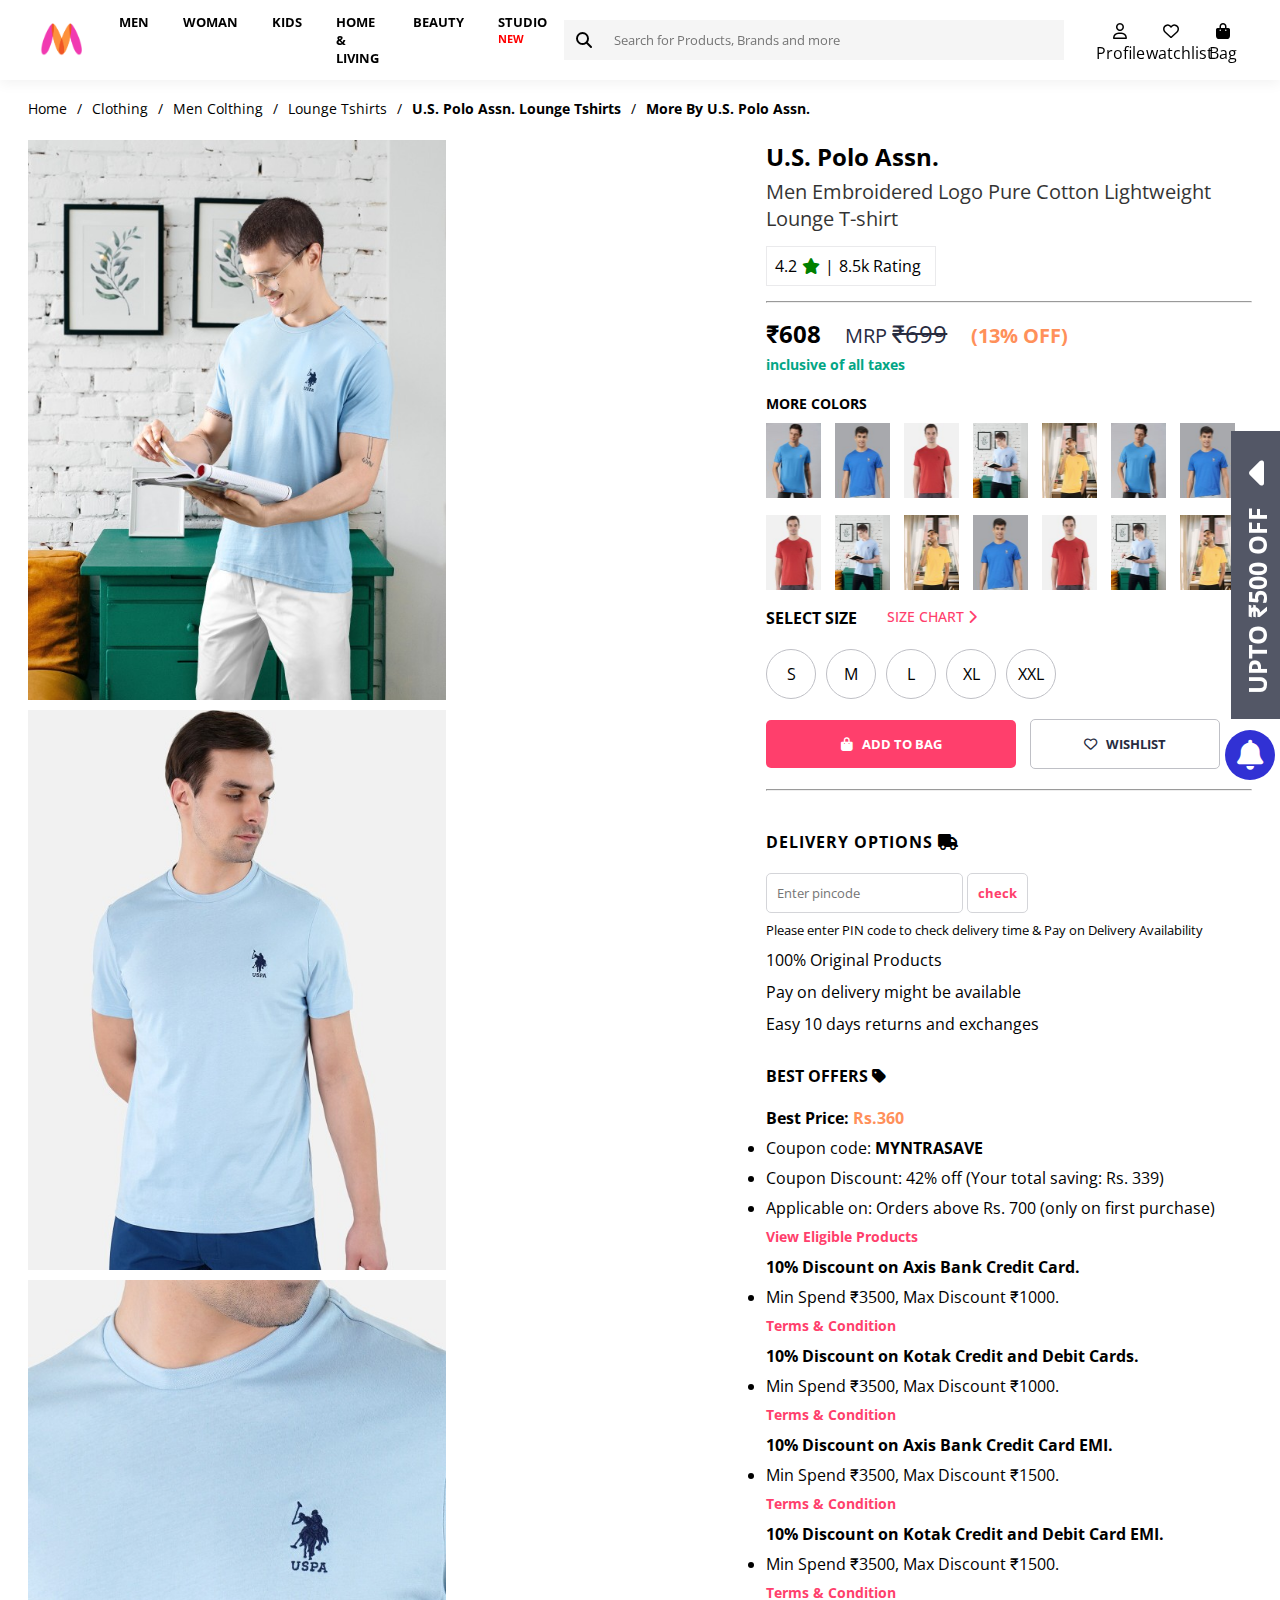
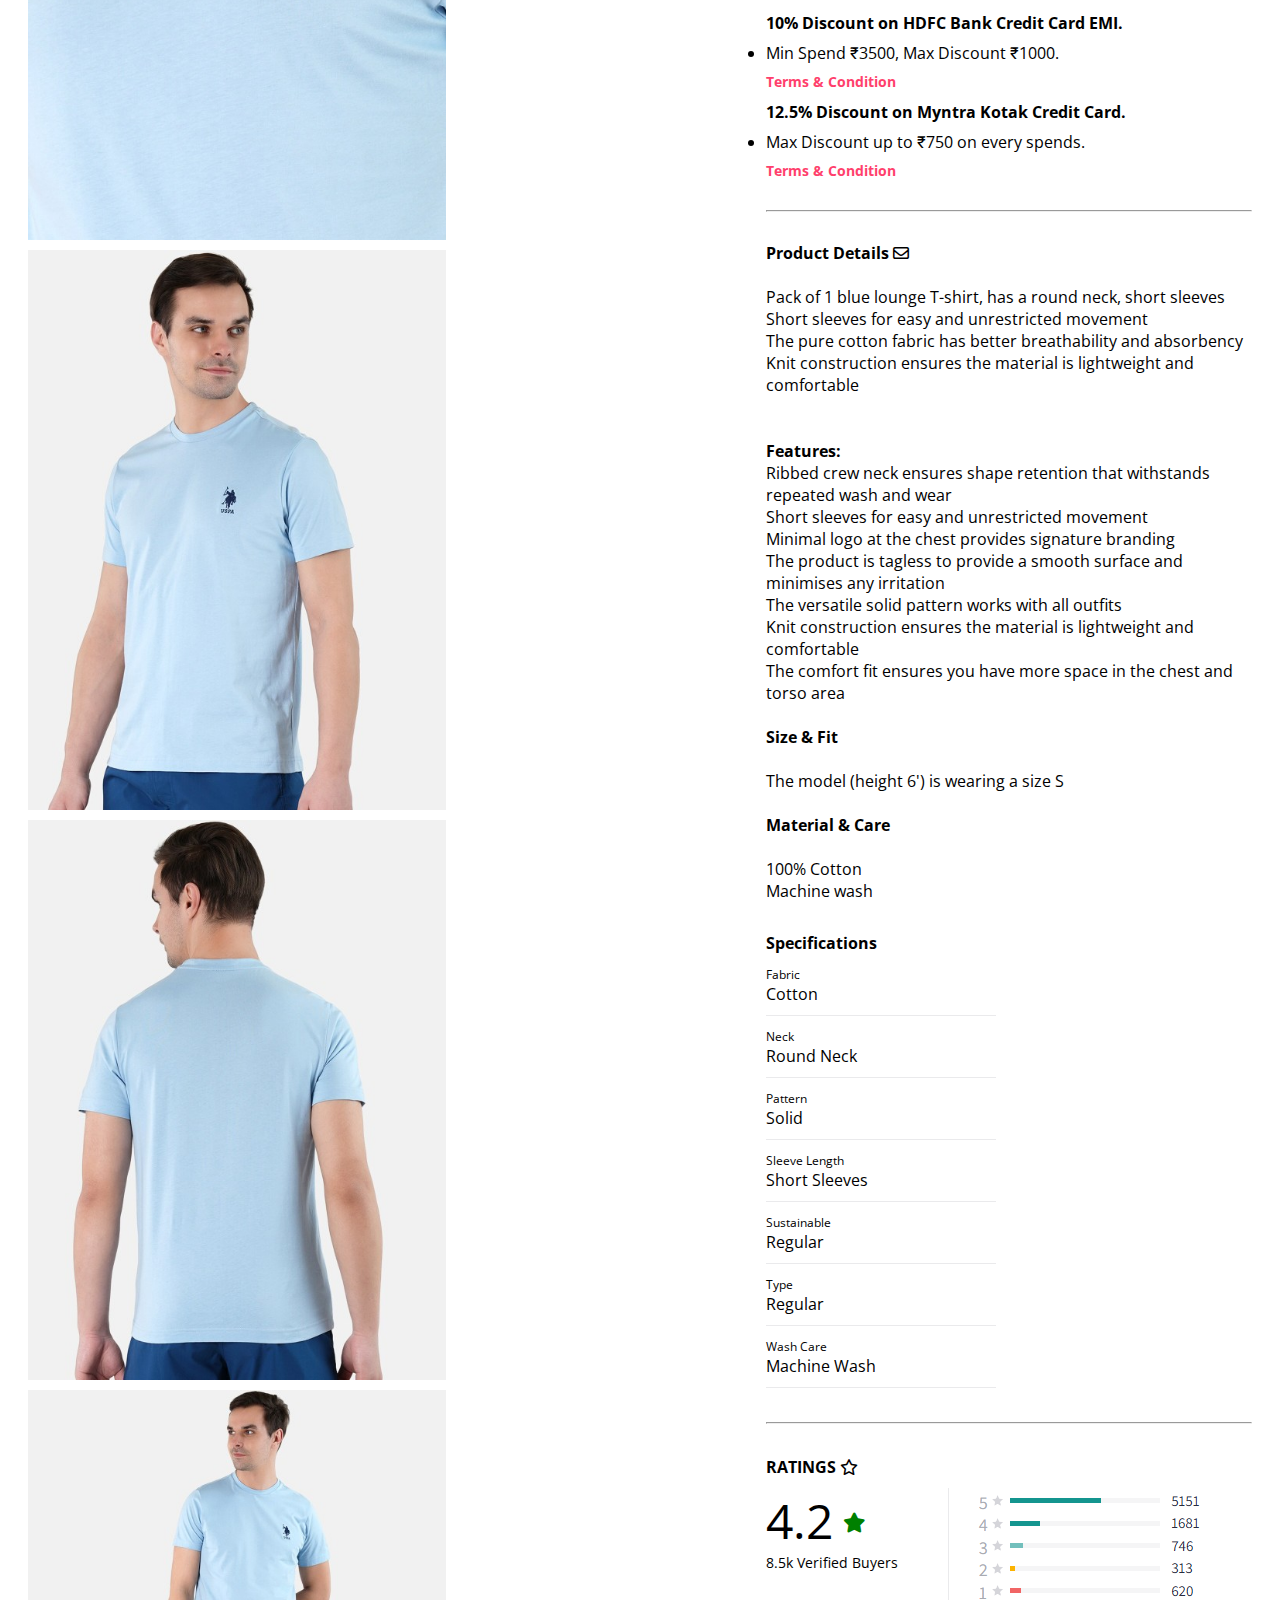
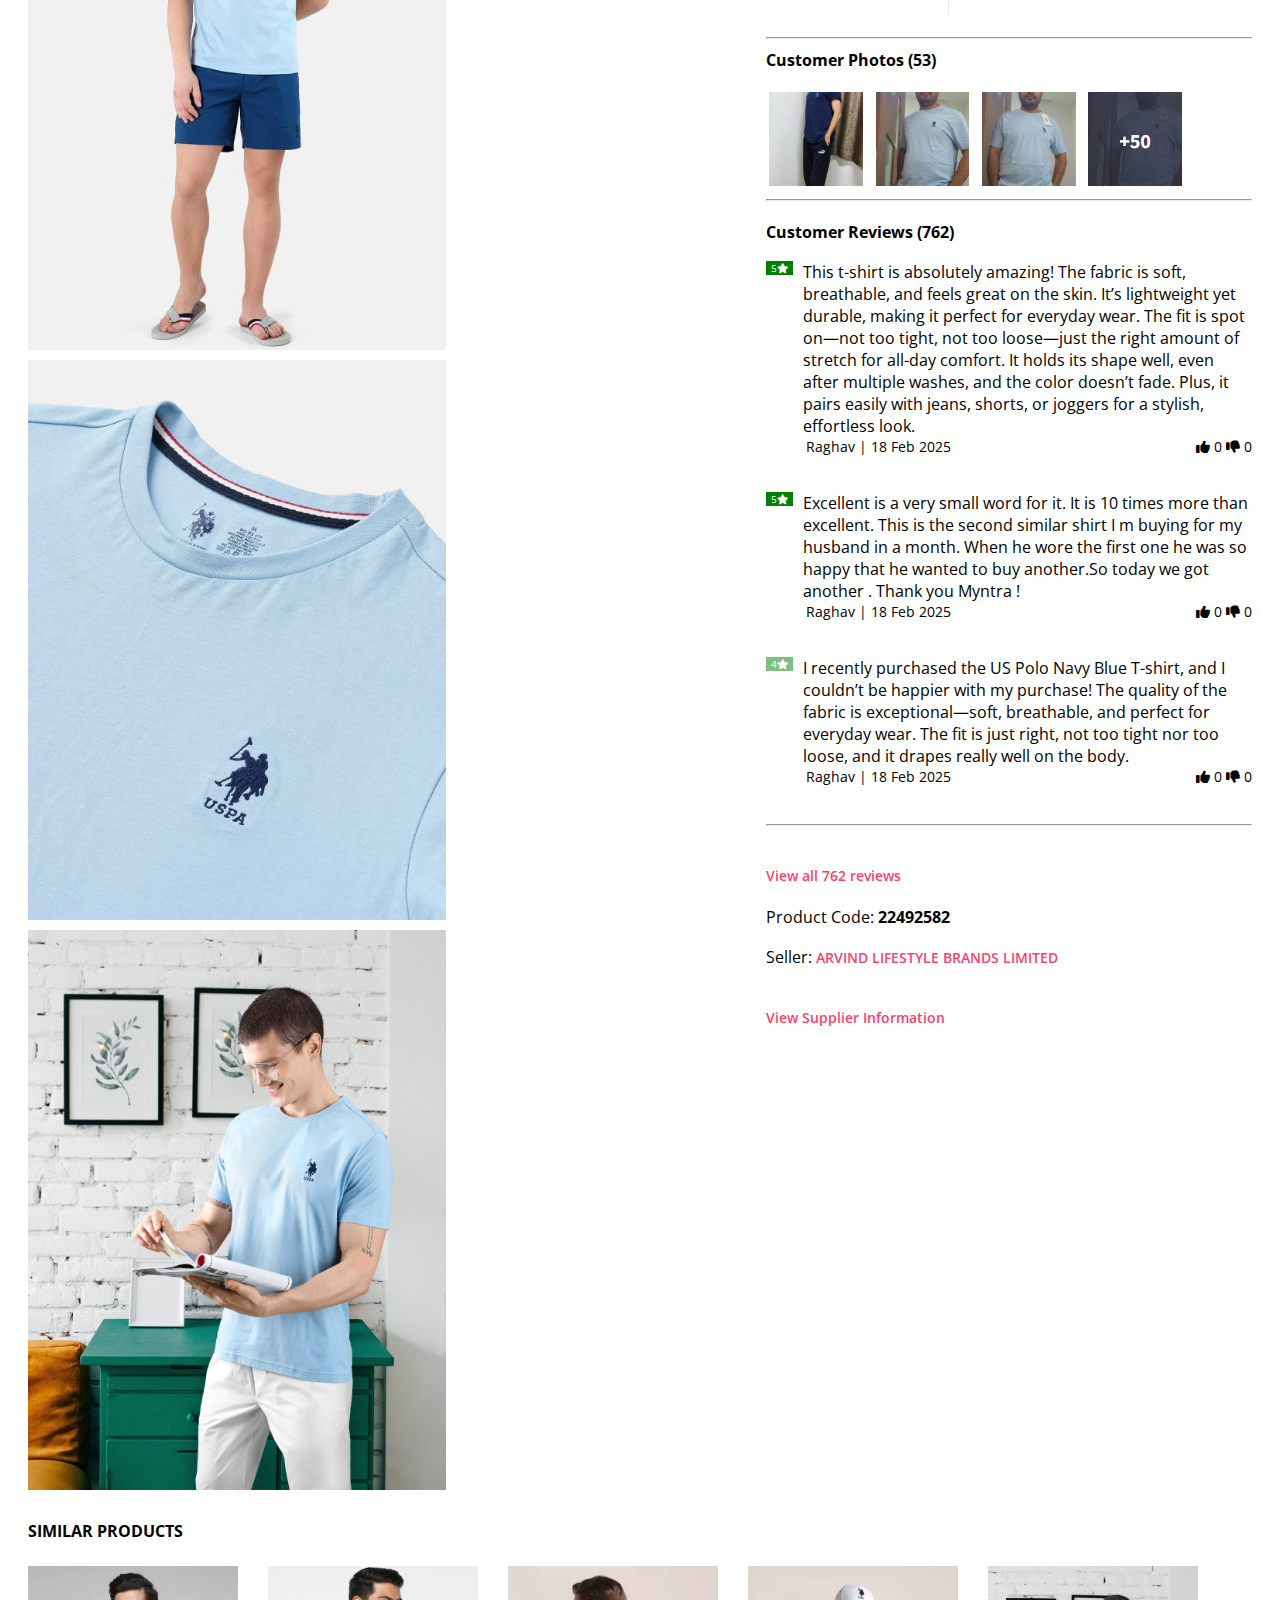
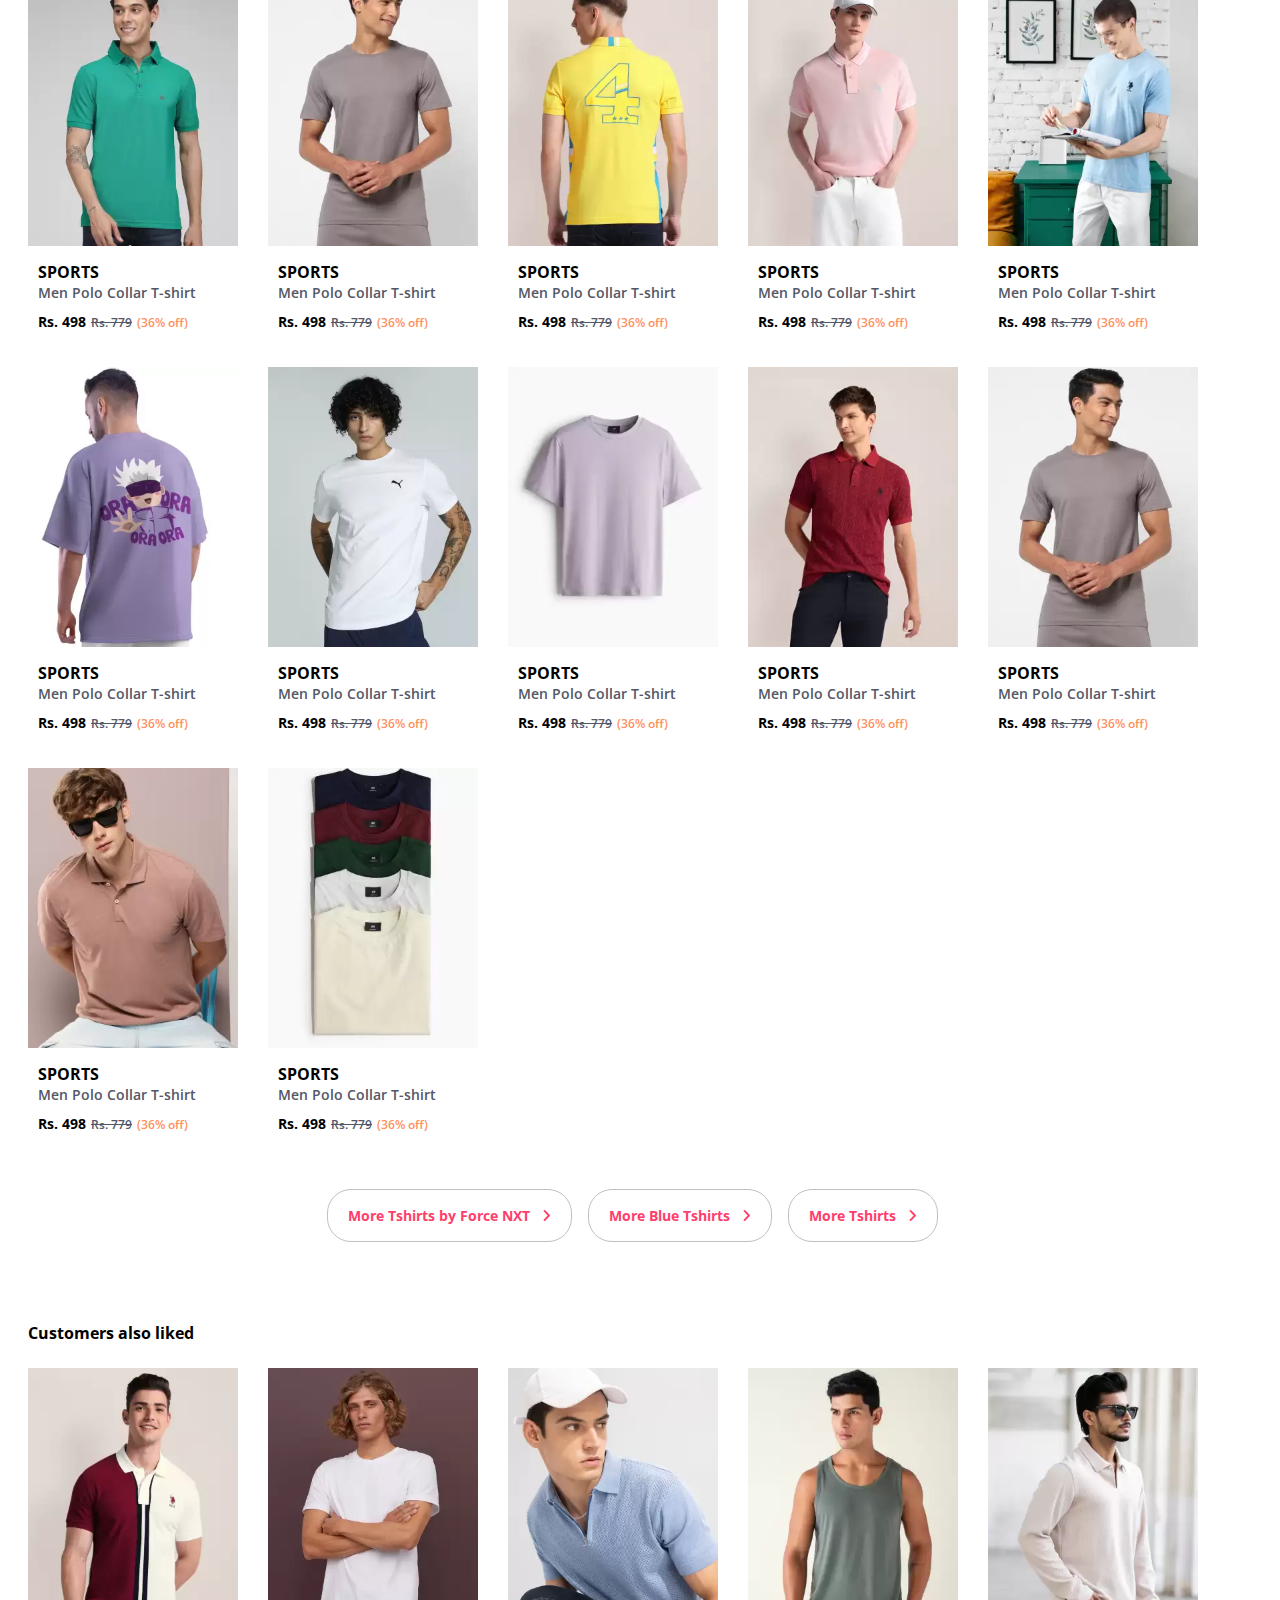
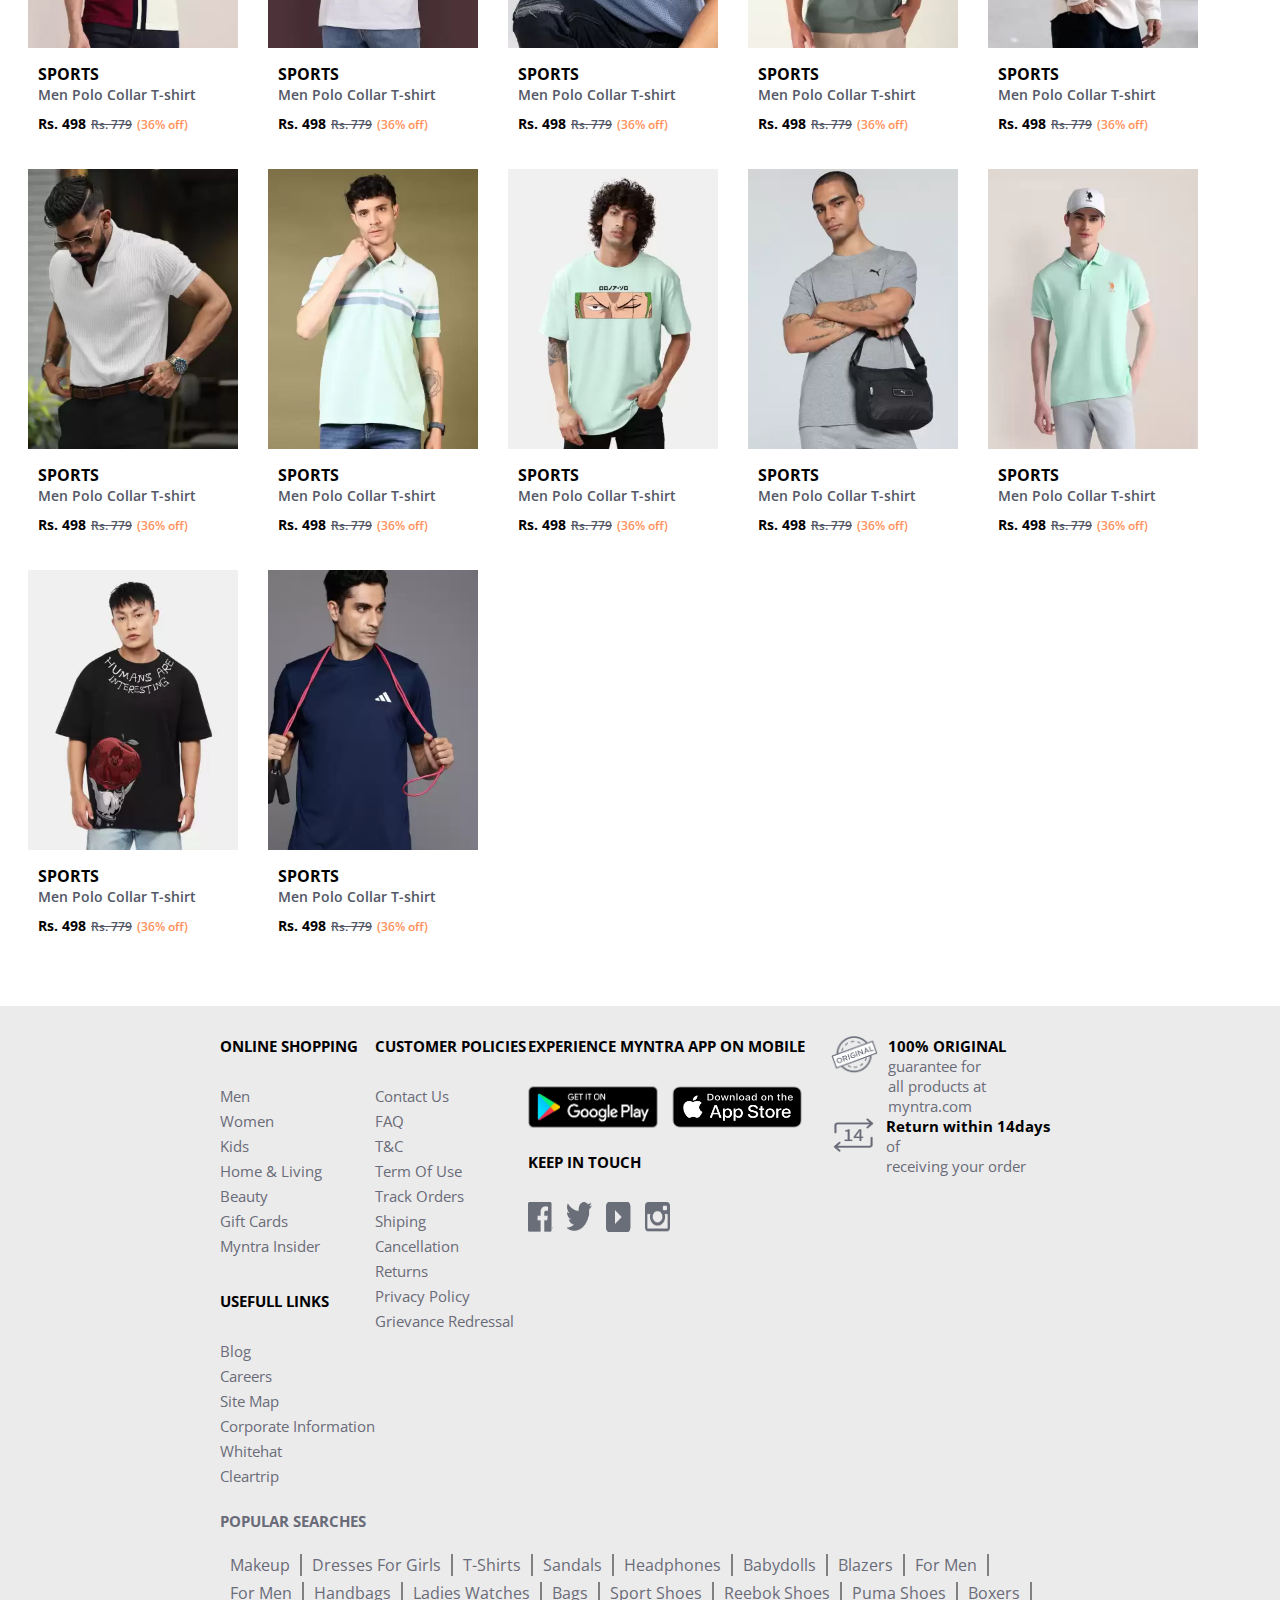
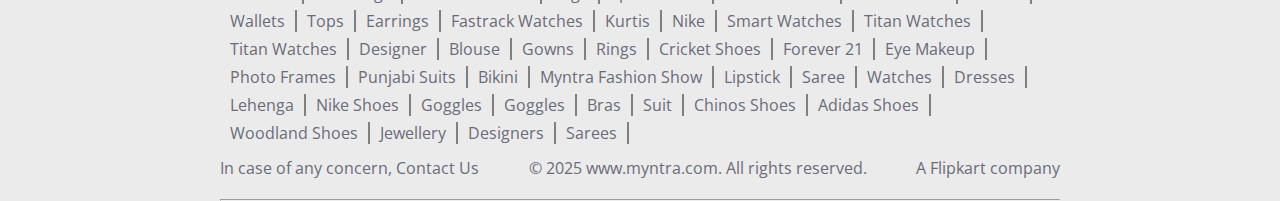
<file: touchtshirt.html>
<!DOCTYPE html>
<html lang="en">
<head>
    <meta charset="UTF-8">
    <meta name="viewport" content="width=device-width, initial-scale=1.0">
    <title>Buy BAESD Geometric Printed Monochrome T Shirt  - Tshirts for Men 28681610 | Myntra</title>
    <link rel="icon" type="image/png" href="image/logo.png">
    <link rel="stylesheet" href="css/style.css">
    <link rel="stylesheet" href="https://cdnjs.cloudflare.com/ajax/libs/font-awesome/6.7.2/css/all.min.css" integrity="sha512-Evv84Mr4kqVGRNSgIGL/F/aIDqQb7xQ2vcrdIwxfjThSH8CSR7PBEakCr51Ck+w+/U6swU2Im1vVX0SVk9ABhg==" crossorigin="anonymous" referrerpolicy="no-referrer" /> 
    <link href="https://fonts.googleapis.com/css2?family=Inter:ital,opsz,wght@0,14..32,100..900;1,14..32,100..900&family=Open+Sans:ital,wght@0,300..800;1,300..800&display=swap" rel="stylesheet">

</head>
<body>
     <!-- right side upto 50%  -->
     <div class="slider_bar_right_side"> 
        
        <div class="text_right_slide"> <a href="">UPTO ₹500 OFF</a> </div> 
        <div class="icons_right_slide" > <a href=""> <i class="fa-solid fa-caret-left"></i> </a></div>
        
    </div>
    <!-- right side upto 50%  -->

     <!-- right side bell --> 

     <div class="bell">
        <i class="fa-solid fa-bell"></i>
     </div>
     <!-- right side bell -->
    <!-- header seaction start  --> 
    <div class="header1">
        <div class="header"> 
            <div class="header_logo">
                <a href="index.html"><img src="image/logo.png" alt="" height="100%" width="100%"></a>
                    
                
                
            </div>
            <div class="header_menu">
                <ul style="list-style: none;">
                    <li > <a href="man.html"> men </a>
                        <div class="manus">
                            <div class="mega_manu">
                            <div class="maga_manu_a"><a href="">Topwear</a></div> 
                            <ul style="list-style: none;"> 
                                
                                <li><a href="t_shirt.html">T-Shirts</a></li> 
                                <li><a href="">Casual Shirts</a></li> 
                                <li><a href="">Formal Shirts</a></li> 
                                <li><a href="">Sweatshirts</a></li> 
                                <li><a href="">Sweaters</a></li> 
                                <li><a href="">Jackets</a></li> 
                                <li><a href="">Blazers & Coats</a></li> 
                                <li><a href="">Suits</a></li> 
                                <li><a href="">Rain Jackets</a></li> 
                            </ul> 
                            <br>
                            <hr>
                            <br>
                            <div class="maga_manu_a"><a href="">Indian & Festive Wear</a></div> 
                            <ul style="list-style: none; "  > 
                                
                                <li><a href="">Kurtas & Kurta Sets</a></li> 
                                <li><a href="">Sherwanis</a></li> 
                                <li><a href="">Nehru Jackets</a></li> 
                                <li><a href="">Dhotis</a></li> 
                            
                            </ul>
                            
                            </div>
                            <div class="mega_manu">
                            <div class="maga_manu_a"><a href="">Bottomwear</a></div> 
                            <ul style="list-style: none;"> 
                                
                                <li><a href="">Jeans</a></li> 
                                <li><a href="">Casual Trousers</a></li> 
                                <li><a href="">Formal Trousers</a></li> 
                                <li><a href="">Shorts</a></li> 
                                <li><a href="">Track Pants & Joggers</a></li> 
    
                            </ul> 
                            <br>
                            <hr>
                            <br>
                            <div class="maga_manu_a"><a href="">Innerwear & Sleepwear</a></div> 
                            <ul style="list-style: none; "  > 
                                
                                <li><a href="">Briefs & Trunks</a></li> 
                                <li><a href="">Boxers</a></li> 
                                <li><a href="">Vests</a></li> 
                                <li><a href="">Sleepwear & Loungewear</a></li> 
                                <li><a href="">Thermals</a></li> 
                            </ul>
                            <br>
                            <hr>
                            <br> 
                            <div class="maga_manu_a"><a href="">Plus Size</a></div>  
                            </div>
                            <div class="mega_manu">
                            <div class="maga_manu_a"><a href="">Footwear</a></div> 
                            <ul style="list-style: none;"> 
                                
                                <li><a href="">Casual Shoes</a></li> 
                                <li><a href="">Sports Shoes</a></li> 
                                <li><a href="">Formal Shoes</a></li> 
                                <li><a href="">Sneakers</a></li> 
                                <li><a href="">Sandals & Floaters</a></li> 
                                <li><a href="">Flip Flops</a></li> 
                                <li><a href="">Socks</a></li> 
    
                            </ul> 
                            <br>
                            <hr>
                            <br>
                            <div class="maga_manu_a"><a href="">Personal Care & Grooming</a></div> 
                            <br>
                            
                        
                            <div class="maga_manu_a"><a href="">Sunglasses & Frames</a></div>  
                            <br>
                            <div class="maga_manu_a"><a href="">Watches</a></div>  
                            </div>
                            <div class="mega_manu">
                            <div class="maga_manu_a"><a href="">Sports & Active Wear</a></div> 
                            <ul style="list-style: none;"> 
                                
                                <li><a href="">Sports Shoes</a></li> 
                                <li><a href="">Sports Sandals</a></li> 
                                <li><a href="">Active T-Shirts</a></li> 
                                <li><a href="">Track Pants & Shorts</a></li> 
                                <li><a href="">Tracksuits</a></li> 
                                <li><a href="">Jackets & Sweatshirts</a></li> 
                                <li><a href="">Sports Accessories</a></li> 
                                <li><a href="">Swimwear</a></li> 
    
                            </ul> 
                            <br>
                            <hr>
                            <br>
    
                            <div class="maga_manu_a"><a href="">Gadgets</a></div> 
                            <br> 
                            <ul style="list-style: none;">
                                <li><a href="">Smart Wearables</a></li> 
                                <li><a href="">Fitness Gadgets</a></li> 
                                <li><a href="">Headphones</a></li> 
                                <li><a href="">Speakerss</a></li> 
                            </ul>
                            
                            </div>
                            <div class="mega_manu">
                            <div class="maga_manu_a"><a href="">Fashion Accessories</a></div> 
                            <ul style="list-style: none;"> 
                                
                                <li><a href="">Wallets</a></li> 
                                <li><a href="">Belts</a></li> 
                                <li><a href="">Perfumes & Body Mists</a></li> 
                                <li><a href="">Trimmers</a></li> 
                                <li><a href="">Deodorants</a></li> 
                                <li><a href="">Ties, Cufflinks & Pocket Squares</a></li> 
                                <li><a href="">Accessory Gift Sets</a></li> 
                                <li><a href="">Caps & Hats</a></li> 
                                <li><a href="">Mufflers, Scarves & Gloves</a></li> 
                                <li><a href="">Phone Cases</a></li> 
                                <li><a href="">Helmets</a></li> 
    
                            </ul> 
                            <br>
                            <hr>
                            <br>
    
                            <div class="maga_manu_a"><a href="">Bags & Backpacks</a></div>
                            <br> 
                            <div class="maga_manu_a"><a href="">Luggages & Trolleys</a></div> 
                            <br> 
                            
                            </div>
    
                        </div>
                    </li>  
                    <li> <a href="woman.htmls"> woman </a>
                        <div class="manus">
                            <div class="mega_manu">
                            <div class="maga_manu_a" style="color: #fb56c1;"><a href="">Topwear</a></div> 
                            <ul style="list-style: none;"> 
                                
                                <li><a href="">Kurtas & Suits</a></li> 
                                <li><a href="">Kurtis, Tunics & Tops</a></li> 
                                <li><a href="">Sarees</a></li> 
                                <li><a href="">Leggings, Salwars & Churidars</a></li> 
                                <li><a href="">Skirts & Palazzos</a></li> 
                                <li><a href="">Dress Materials</a></li> 
                                <li><a href="">Lehenga Cholis</a></li> 
                                <li><a href="">Dupattas & Shawls</a></li> 
                                <li><a href="">Jackets</a></li> 
                            </ul> 
                            <br>
                            <hr>
                            <br>
                            <div class="maga_manu_a" style="color: #fb56c1;"><a href="">Belts, Scarves & More</a></div> 
                            <br>
                            <div class="maga_manu_a" style="color: #fb56c1;"><a href="">Watches & Wearables</a></div> 
                            <br>

                            
                            </div>
                            <div class="mega_manu">
                            <div class="maga_manu_a " style="color: #fb56c1;"><a href="">Western Wear</a></div> 
                            <ul style="list-style: none;"> 
                                
                                <li><a href="">Dresses</a></li> 
                                <li><a href="">Tops</a></li> 
                                <li><a href="">Tshirts</a></li> 
                                <li><a href="">Jeans</a></li> 
                                <li><a href="">Trousers & Capris</a></li> 
                                <li><a href="">Shorts & Skirts</a></li> 
                                <li><a href="">Co-ords</a></li> 
                                <li><a href="">Playsuits</a></li> 
                                <li><a href="">Jumpsuits</a></li> 
                                <li><a href="">Shrugs</a></li> 
                                <li><a href="">Sweaters & Sweatshirts</a></li> 
                                <li><a href="">Jackets & Coats</a></li> 
                                <li><a href="">Blazers & Waistcoats</a></li> 
    
                            </ul> 
                            <br>
                            <hr>
                            <br>
                            
                            
                            <div class="maga_manu_a"  style="color: #fb56c1;" ><a href="">Plus Size</a></div>  
                            </div>
                            <div class="mega_manu">
                            <div class="maga_manu_a" style="color: #fb56c1;"><a href="">Maternity</a></div> 
                            <br>
                            <div class="maga_manu_a" style="color: #fb56c1;"><a href="">Sunglasses & Frames</a></div>
                            <br>
                            <div class="maga_manu_a" style="color: #fb56c1;"><a href="">Footwear</a></div> 
                            

                            <ul style="list-style: none;"> 
                                
                                <li><a href="">Flats</a></li> 
                                <li><a href="">Casual Shoes</a></li> 
                                <li><a href="">Heels</a></li> 
                                <li><a href="">Boots</a></li> 
                                <li><a href="">Sports Shoes & Floaters</a></li> 

                            </ul> 
                            <br>
                            <hr>
                            <br>
                            <div class="maga_manu_a"  style="color: #fb56c1;"><a href="">Sports & Active Wear</a></div> 
                            <ul style="list-style: none;" >
                                <li><a href="">Clothing</a></li> 
                                <li><a href="">Footwear</a></li> 
                                <li><a href="">Sports Accessories</a></li> 
                                <li><a href="">Sports Equipment</a></li> 
                            </ul>
                            <br>
                            
                        
                        
                            
    
                        </div>
                            <div class="mega_manu">
                            <div class="maga_manu_a" style="color: #fb56c1;"><a href="">Lingerie & Sleepwear</a></div> 

                            <ul style="list-style: none;"> 
                                
                                <li><a href="">Bra</a></li> 
                                <li><a href="">Briefs</a></li> 
                                <li><a href="">Shapewear</a></li> 
                                <li><a href="">Sleepwear & Loungewear</a></li> 
                                <li><a href="">Swimwear</a></li> 
                                <li><a href="">Camisoles & Thermals</a></li> 

                            </ul> 
                            <br>
                            <hr>
                            <br>
                            <div class="maga_manu_a"  style="color: #fb56c1;"><a href="">Beauty & Personal Care</a></div> 
                            <ul style="list-style: none;" >
                                <li><a href="">Makeup</a></li> 
                                <li><a href="">Skincare</a></li> 
                                <li><a href="">Premium Beauty</a></li> 
                                <li><a href="">Lipsticks</a></li> 
                                <li><a href="">Fragrances</a></li> 
                            </ul>
                            <br>

                            </div>
                            <div class="mega_manu">
                            <div class="maga_manu_a" style="color: #fb56c1;"><a href="">Gadgets</a></div> 

                            <ul style="list-style: none;"> 
                                
                        
                                    <li><a href="">Smart Wearables</a></li> 
                                    <li><a href="">Fitness Gadgets</a></li> 
                                    <li><a href="">Headphones</a></li> 
                                    <li><a href="">Speakerss</a></li> 
                            

                            </ul> 
                            <br>
                            <hr>
                            <br>
                            <div class="maga_manu_a"  style="color: #fb56c1;"><a href="">Jewellery</a></div> 
                            <ul style="list-style: none;" >
                                <li><a href="">Fashion Jewellery</a></li> 
                                <li><a href="">Fine Jewellery</a></li> 
                                <li><a href="">Earrings</a></li> 

                            </ul>
                            <br>
                            <hr>
                            <br>
                            <div class="maga_manu_a"  style="color: #fb56c1;"><a href="">Backpacks</a></div> 
                            <ul style="list-style: none;" >
                                <li><a href="">Handbags, Bags & Wallets</a></li> 
                                <li><a href="">Luggages & Trolleys</a></li> 

                            </ul>
                            <br>

                            </div>
                        </div>
                    </li> 
                    <li> <a href=""> kids </a></li> 
                    <li> <a href="home&living.html"> home & living </a> 
                        <div class="manus">
                            <div class="mega_manu">
                            <div class="maga_manu_a" style="color: #f2c210;"><a href="">Bed Linen & Furnishing</a></div> 
                            <ul style="list-style: none;"> 
                                
                                <li><a href="">Bed Runners</a></li> 
                                <li><a href="">Mattress Protectors</a></li> 
                                <li><a href="">Bedsheets</a></li> 
                                <li><a href="">Bedding Sets</a></li> 
                                <li><a href="">Blankets, Quilts & Dohars </a></li> 
                                <li><a href="">Pillows & Pillow Covers</a></li> 
                                <li><a href="">Bed Covers</a></li> 
                                <li><a href="">Diwan Sets</a></li> 
                                <li><a href="">Chair Pads & Covers</a></li> 
                                <li><a href="">Sofa Covers</a></li> 
                            </ul> 
                            <br>
                            <hr>
                            <br>
                            <div class="maga_manu_a" style="color: #f2c210;"><a href="">Flooring</a></div> 
                            <ul style="list-style: none;"> 
                                
                                <li><a href="">Floor Runners</a></li> 
                                <li><a href="">Carpets</a></li> 
                                <li><a href="">Floor Mats & Dhurries</a></li> 
                                <li><a href="">Door Mats</a></li> 
                            </ul> 
                            <br>

                            
                            </div>
                            <div class="mega_manu">
                            <div class="maga_manu_a " style="color: #f2c210;"><a href="">Bath</a></div> 
                            <ul style="list-style: none;"> 
                                
                                <li><a href="">Bath Towels</a></li> 
                                <li><a href="">Hand & Face Towels</a></li> 
                                <li><a href="">Beach Towels</a></li> 
                                <li><a href="">Towels Set</a></li> 
                                <li><a href="">Bath Rugs</a></li> 
                                <li><a href="">Bath Robes</a></li> 
                                <li><a href="">Bathroom Accessories</a></li> 
                                <li><a href="">Shower Curtains</a></li> 

                            </ul> 
                            <br>
                            <hr>
                            <br>
                            
                            <div class="maga_manu_a"  style="color: #f2c210;" ><a href="">Lamps & Lighting</a></div>  
                            <ul style="list-style: none;"> 
                                
                                <li><a href="">Floor Lamps</a></li> 
                                <li><a href="">Ceiling Lamps</a></li> 
                                <li><a href="">Table Lamps</a></li> 
                                <li><a href="">Wall Lamps</a></li> 
                                <li><a href="">Outdoor Lamps</a></li> 
                                <li><a href="">String Lights</a></li> 


                            </ul> 

                            </div>
                            <div class="mega_manu">
                            <div class="maga_manu_a" style="color: #f2c210;"><a href="">Home Décor</a></div> 
    
                            <ul style="list-style: none;"> 
                                
                                <li><a href="">FlatsPlants & Planters</a></li> 
                                <li><a href="">Aromas & Candles</a></li> 
                                <li><a href="">Clocks</a></li> 
                                <li><a href="">Mirrors</a></li> 
                                <li><a href="">Wall Décor</a></li> 
                                <li><a href="">Festive Decor</a></li> 
                                <li><a href="">Pooja Essentials</a></li> 
                                <li><a href="">Wall Shelves</a></li> 
                                <li><a href="">Fountains</a></li> 
                                <li><a href="">Showpieces & Vases</a></li> 
                                <li><a href="">Ottoman</a></li> 

                            </ul> 
                            <br>
                            <hr>
                            <br>
                            <div class="maga_manu_a" style="color: #f2c210;"><a href="">Cushions & Cushion Covers</a></div> 
                            <br>
                            <div class="maga_manu_a" style="color: #f2c210;"><a href="">Curtains</a></div> 

    
                        </div>
                            <div class="mega_manu">
                            <div class="maga_manu_a" style="color: #f2c210;"><a href="">Furniture</a></div> 
                            <br>
                            <div class="maga_manu_a" style="color: #f2c210;"><a href="">Home Gift Sets</a></div>  
                            <br>
                            <div class="maga_manu_a" style="color: #f2c210;"><a href="">Kitchen & Table</a></div>  


                            <ul style="list-style: none;"> 
                                
                                <li><a href="">Table Runners</a></li> 
                                <li><a href="">Dinnerware & Serveware</a></li> 
                                <li><a href="">Cups and Mugs</a></li> 
                                <li><a href="">Bakeware & Cookware</a></li> 
                                <li><a href="">Kitchen Storage & Tools</a></li> 
                                <li><a href="">Bar & Drinkware</a></li> 
                                <li><a href="">Table Covers & Furnishings</a></li> 

                            </ul> 
                            <br>

                            </div>
                            <div class="mega_manu">
                            <div class="maga_manu_a" style="color: #f2c210;"><a href="">Storage</a></div> 

                            <ul style="list-style: none;"> 
                                
                        
                                    <li><a href="">Bins</a></li> 
                                    <li><a href="">Hangers</a></li> 
                                    <li><a href="">Organisers</a></li> 
                                    <li><a href="">Hooks & Holders</a></li> 
                                    <li><a href="">Laundry Bags</a></li> 
                            

                            </ul>
                            <br>

                            </div>
                        </div>
                    </li> 
                    <li> <a href=""> beauty </a></li>   
                    <li> <a href="">studio <sup style="color: red;">new</sup></a> </li> 
                </ul>
            </div> 
            <div class="header_input"> 
                <div class="searchicon"> 
                    <i class="fa-solid fa-magnifying-glass"></i>
                </div>
                <div class="forseach">
                    <input type="text" placeholder="Search for Products, Brands and more"> 
                </div>
                

            </div> 

            <div class="header_last_section">
                <div class="profile myntra">
                    <i class="fa-regular fa-user"></i>
                    <p>Profile</p>
                </div>
                <div class="watchlist myntra">
                    <i class="fa-regular fa-heart"></i>
                    <p>watchlist</p>
                </div>
                <div class="bag myntra">
                    <i class="fa-solid fa-bag-shopping"></i>
                    <p>Bag</p> 
                </div>
            </div>

        </div> 
    </div> 

    <!-- header seaction end  -->


     <!-- main section start  -->

       <div class="main_section_touch_tshirt">
                <div class="t_shirt_main">
                    <div class="main_header1 touch_tshirt_header1">
                        <ul style="list-style: none;">
                            <li> <a href="index.html">home</a> </li>
                            <li>/</li>
                            <li> <a href="">clothing</a></li>
                            <li>/</li>
                            <li><a href="">Men Colthing </a></li>
                            <li>/</li>
                            <li><a href="">Lounge Tshirts</a></li>
                            <li>/</li> 
                            <li><strong><a href="">U.S. Polo Assn. Lounge Tshirts</a></strong></li> 
                            <li>/</li> 
                            <li><strong><a href="">More by U.S. Polo Assn.</a></strong></li>
                        </ul>
                    </div> 
                </div> 

                <div class="main_touch_tshirt">
                    <div class="main_touch_tshirt_img"> 
                        <div>
                             <img src="image/onetshirt/onetshirt1.jpg" alt="" width="100%" height="100%" > 
                        </div>
                        <div>

                            <img src="image/onetshirt/onetshirt2.jpg" alt="" width="100%" height="100%" >
                        </div>
                        <div>
                            
                            <img src="image/onetshirt/onetshirt3.jpg" alt="" width="100%" height="100%" >
                        </div>
                        <div>

                            <img src="image/onetshirt/onetshirt4.jpg" alt="" width="100%" height="100%" >
                        </div> 
                        <div>

                            <img src="image/onetshirt/onetshirt5.jpg" alt="" width="100%" height="100%" >
                        </div>
                        <div>

                            <img src="image/onetshirt/onetshirt6.jpg" alt="" width="100%" height="100%" >
                        </div>
                        <div>

                            <img src="image/onetshirt/onetshirt7.jpg" alt="" width="100%" height="100%" > 
                        </div>
                        <div>

                            <img src="image/onetshirt/onetshirt1.jpg" alt="" width="100%" height="100%" >
                        </div>
                        
                    </div>
                    <div class="main_touch_tshirt_text">
                        <div class="onetshirt_header1">
                            <h1>U.S. Polo Assn.</h1>
                        </div>
                        <div class="onetshirt_header2">
                            <h1>Men Embroidered Logo Pure Cotton Lightweight Lounge T-shirt</h1>
                        </div> 
                        <div class="onetshirt_header3">
                            <div>4.2</div> 
                            <div class="onetshirt_header3_img"><i class="fa-solid fa-star"></i></div>
                            <div>|</div>
                            <div>8.5k Rating</div>
                        </div> 
                        <hr>
                        <div class="oneshirt_header4">
                            <span> <strong> ₹608</strong></span> 
                            <span> MRP <span>₹699</span></span>
                            
                            <span>(13% OFF)</span>
                        </div>
                        <div class="oneshirt_header5">
                            <p>inclusive of all taxes</p>
                        </div>
                        <div class="oneshirt_header6">
                            <div class="oneshirt_header6_text"> 
                                <p>more colors</p>
                                
                            </div>
                            <div class="oneshirt_header6_img"> 
                                <img src="image/onetshirt/morecolor1.jpg" alt="" width="55px" height="75px">
                                <img src="image/onetshirt/morecolor2.jpg" alt="" width="55px" height="75px">
                                <img src="image/onetshirt/morecolor3.jpg" alt="" width="55px" height="75px">
                                <img src="image/onetshirt/morecolor4.jpg" alt="" width="55px" height="75px">
                                <img src="image/onetshirt/morecolo5.jpg" alt="" width="55px" height="75px">
                                <img src="image/onetshirt/morecolor1.jpg" alt="" width="55px" height="75px">
                                <img src="image/onetshirt/morecolor2.jpg" alt="" width="55px" height="75px">
                                <img src="image/onetshirt/morecolor3.jpg" alt="" width="55px" height="75px">
                                <img src="image/onetshirt/morecolor4.jpg" alt="" width="55px" height="75px">
                                <img src="image/onetshirt/morecolo5.jpg" alt="" width="55px" height="75px">
                                <img src="image/onetshirt/morecolor2.jpg" alt="" width="55px" height="75px">
                                <img src="image/onetshirt/morecolor3.jpg" alt="" width="55px" height="75px">
                                <img src="image/onetshirt/morecolor4.jpg" alt="" width="55px" height="75px">
                                <img src="image/onetshirt/morecolo5.jpg" alt="" width="55px" height="75px">
                                
                            </div>
                            
                        </div>
                        <div class="oneshirt_header7">
                            <h4>SELECT SIZE </h4>
                            <span>Size Chart <i class="fa-solid fa-chevron-right"></i></span>
                        </div >

                        <div class="oneshirt_header8"> 
                            <div class="oneshirt_header8_btn1">S</div>
                            <div class="oneshirt_header8_btn1">M</div>
                            <div class="oneshirt_header8_btn1">L</div>
                            <div class="oneshirt_header8_btn1">XL</div>
                            <div class="oneshirt_header8_btn1">XXL</div>

                        </div>
                        <div class="oneshirt_header9">

                            <button class="oneshirt_header9_btn1"> <i class="fa-solid fa-bag-shopping"></i> &nbsp; ADD TO BAG</button>
                            <button class="oneshirt_header9_btn2">  <i class="fa-regular fa-heart"></i>  &nbsp;  WISHLIST</button>  
                        </div> 
                        <hr>
                        <div class="oneshirt_header10">
                            <h4>Delivery Options <i class="fa-solid fa-truck"></i></h4> 
                            <form action="#">
                                <input type="text" class="pincode" placeholder="Enter pincode" name="pincode"> 
                                <input type="submit" class="pincode pincode_btn" value="check">
                            </form> 
                            <p>Please enter PIN code to check delivery time & Pay on Delivery Availability</p> 
                            <ul style="list-style: none;">
                                <li>100% Original Products</li>
                                <li>Pay on delivery might be available</li>
                                <li>Easy 10 days returns and exchanges</li>
                            </ul>
                            
                        </div>

                        <div class="oneshirt_header11">
                            <h4>BEST OFFERS <i class="fa-solid fa-tag"></i></h4> 
                            <b>Best Price: <span style="color: #ff905a;">Rs.360</span> </b>
                                <li>Coupon code: <strong>MYNTRASAVE</strong></li>
                                <li> Coupon Discount: 42% off (Your total saving: Rs. 339) </li>
                                <li>Applicable on: Orders above Rs. 700 (only on first purchase)</li>
                            <p><a href="">View Eligible Products</a></p>
                            <b>10% Discount on Axis Bank Credit Card.</b> 
                            <li>Min Spend ₹3500, Max Discount ₹1000.</li>
                            <p><a href="">Terms & Condition</a></p>
                            <b>10% Discount on Kotak Credit and Debit Cards.</b>
                            <li>Min Spend ₹3500, Max Discount ₹1000.</li>
                            <p><a href="">Terms & Condition</a></p>
                            <b>10% Discount on Axis Bank Credit Card EMI.</b>   
                            <li>Min Spend ₹3500, Max Discount ₹1500.</li>
                            <p><a href="">Terms & Condition</a></p>
                            <b>10% Discount on Kotak Credit and Debit Card EMI.</b> 
                            <li>Min Spend ₹3500, Max Discount ₹1500.</li>
                            <p><a href="">Terms & Condition</a></p>
                            <b>10% Discount on HDFC Bank Credit Card EMI.</b>
                            <li>Min Spend ₹3500, Max Discount ₹1000.</li> 
                            <p><a href="">Terms & Condition</a></p>
                            <b>12.5% Discount on Myntra Kotak Credit Card.</b> 
                            <li>Max Discount up to ₹750 on every spends.</li> 
                            <p><a href="">Terms & Condition</a></p>


                        </div>
                        <hr>
                        <div class="oneshirt_header12">
                            <h4>Product Details <i class="fa-regular fa-envelope"></i></h4>
                            <br>
                            <p>Pack of 1 blue lounge T-shirt, has a round neck, short sleeves 
                                <br>
                                Short sleeves for easy and unrestricted movement 
                                <br>
                                The pure cotton fabric has better breathability and absorbency
                                <br>
                                Knit construction ensures the material is lightweight and comfortable
                                <br><br><br>
                                <b>Features:</b>  <br>
                                Ribbed crew neck ensures shape retention that withstands repeated wash and wear
                                <br>
                                Short sleeves for easy and unrestricted movement
                                <br>
                                Minimal logo at the chest provides signature branding
                                <br>
                                The product is tagless to provide a smooth surface and minimises any irritation
                                <br>
                                The versatile solid pattern works with all outfits
                                <br>
                                Knit construction ensures the material is lightweight and comfortable
                                <br>
                                The comfort fit ensures you have more space in the chest and torso area
                            </p> 
                            <br>
                            <h4>Size & Fit</h4>
                            <br>
                        
                            <p>The model (height 6') is wearing a size S</p>    
                            <br>
                            <h4>Material & Care</h4>
                            <br>
                            <p>100% Cotton <br>Machine wash
                            </p>

                        </div> 
                        <div class="oneshirt_header13">
                            <h4>Specifications</h4> 
                            <div class="oneshirt_header13_special">
                                <div class="index_row">
                                    <div style="font-size: 12px;">Fabric</div> 
                                    <div>Cotton</div>
                                </div>
                                <div class="index_row">
                                    <div style="font-size: 12px;">Neck</div> 
                                    <div>Round Neck</div>
                                </div>
                                <div class="index_row">
                                    <div style="font-size: 12px;">Pattern</div> 
                                    <div>Solid</div>
                                </div>
                                <div class="index_row">
                                    <div style="font-size: 12px;">Sleeve Length</div> 
                                    <div>Short Sleeves</div>
                                </div>
                                <div class="index_row">
                                    <div style="font-size: 12px;">Sustainable</div> 
                                    <div>Regular </div>
                                </div>
                                <div class="index_row">
                                    <div style="font-size: 12px;">Type</div> 
                                    <div>Regular </div>
                                </div>
                                <div class="index_row">
                                    <div style="font-size: 12px;">Wash Care</div> 
                                    <div>Machine Wash </div>
                                </div>

                            </div>
                        </div> 
                        <br>
                        <hr>
                        <br>
                        <div class="oneshirt_header14">
                            <h4>Ratings <i class="fa-regular fa-star"></i></h4>
                            <div class="oneshirt_header14_rating">
                                <div class="rating_column">
                                    <div class="rating_column_rating"> 
                                        <div class="rating_column_rating1">
                                            <div class="fourpointtwo" >4.2</div> 
                                            <div> <i class="fa-solid fa-star"></i></div> 
                                        </div>
                                        <P> 8.5k  Verified Buyers </p>
                                    </div> 
                                    <div>
                                        <img src="image/onetshirt/Screenshot (5).png" alt="">
                                    </div>
                                


                                </div>

                            </div>
                            <br>
                        <hr> 


                        </div>
                        <div class="oneshirt_header15">
                            <h4>Customer Photos (53)</h4> 
                            <img src="image/onetshirt/customer.png" alt="">
                        </div> 
                        <hr>
                        <div class="oneshirt_header16">
                            <h4>Customer Reviews (762)</h4> 
                            <div class="oneshirt_header16_rating"> 
                                <div class="user_rating">
                                <div class="oneshirt_header16_rating_star">
                                    <span> 5 <i class="fa-solid fa-star"></i></span> 
                                </div>
                                <div class="oneshirt_header16_rating_text"> 
                                    This t-shirt is absolutely amazing! The fabric is soft, breathable, and feels great on the skin. It’s lightweight yet durable, making it perfect for everyday wear.
                                    The fit is spot on—not too tight, not too loose—just the right amount of stretch for all-day comfort. It holds its shape well, even after multiple washes, and the color doesn’t fade. Plus, it pairs easily with jeans, shorts, or joggers for a stylish, effortless look. 
                                </div>
                            </div>
                                <div class="oneshirt_header16_rating_user">
                                    <p>Raghav | 18 Feb 2025</p> 
                                    <p><i class="fa-solid fa-thumbs-up"></i> 0 <i class="fa-solid fa-thumbs-down"></i> 0</p>
                                </div>

                            </div> 
                                <div class="oneshirt_header16_rating"> 
                                    <div class="user_rating">
                                        <div class="oneshirt_header16_rating_star">
                                            <span> 5 <i class="fa-solid fa-star"></i></span> 
                                        </div>
                                        <div class="oneshirt_header16_rating_text"> 
                                            Excellent is a very small word for it. It is 10 times more than excellent. This is the second similar shirt I m buying for my husband in a month. When he wore the first one he was so happy that he wanted to buy another.So today we got another . Thank you Myntra ! 
                                        </div> 
                                    </div>
                                    <div class="oneshirt_header16_rating_user">
                                        <p>Raghav | 18 Feb 2025</p> 
                                        <p><i class="fa-solid fa-thumbs-up"></i> 0 <i class="fa-solid fa-thumbs-down"></i> 0</p>
                                    </div>

                                </div>
                                <div class="oneshirt_header16_rating"> 
                                    <div class="user_rating"> 
                                        <div class="oneshirt_header16_rating_star" style="opacity: 0.5;" >
                                            <span> 4 <i class="fa-solid fa-star"></i></span> 
                                        </div>
                                        <div class="oneshirt_header16_rating_text"> 
                                        I recently purchased the US Polo Navy Blue T-shirt, and I couldn’t be happier with my purchase! The quality of the fabric is exceptional—soft, breathable, and perfect for everyday wear. The fit is just right, not too tight nor too loose, and it drapes really well on the body.
                                        </div>
                                    
                                    </div>
                                    <div class="oneshirt_header16_rating_user">
                                        <p>Raghav | 18 Feb 2025</p> 
                                        <p><i class="fa-solid fa-thumbs-up"></i> 0 <i class="fa-solid fa-thumbs-down"></i> 0</p>
                                    </div>
                                </div>
                            
                        </div>
                        <hr>

                        <div class="oneshirt_header17">
                            <a href="">View all 762  reviews</a>
                            <p>Product Code: <strong>22492582</strong> </p>
                            <p>Seller: <a href="">ARVIND LIFESTYLE BRANDS LIMITED</a></p> 
                            <a href="">View Supplier Information</a>
                        </div>
                    


                    </div>

                </div> 
                <div class="oneshirt_footwer">
                    <h3>SIMILAR PRODUCTS</h3> 
                    <div class="oneshirt_footwer_img">

                    
                    <div class="main_header3_second_seaction_img1">
                        <div> <a href=""><img src="image/tshirt/tshirt1.webp" alt="" width="210px" height="280px"></a> </div>
                        <div class="main_header3_img1_text">
                            <h2>SPORTS</h2>
                            <p>Men Polo Collar T-shirt</p>
                            <div class="product_price">
                                <h5>Rs. 498</h5>
                                <p>Rs. 779</p> 
                                <p> (36% off) </p>
                            </div>
                            
                        </div>
                </div>
                    <div class="main_header3_second_seaction_img1">
                        <div> <a href=""><img src="image/tshirt/tshirt2.webp" alt="" width="210px" height="280px"></a> </div>
                        <div class="main_header3_img1_text">
                            <h2>SPORTS</h2>
                            <p>Men Polo Collar T-shirt</p>
                            <div class="product_price">
                                <h5>Rs. 498</h5>
                                <p>Rs. 779</p> 
                                <p> (36% off) </p>
                            </div>
                            
                        </div>
                </div>
                    <div class="main_header3_second_seaction_img1">
                        <div> <a href=""><img src="image/tshirt/tshirt3.webp" alt="" width="210px" height="280px"></a> </div>
                        <div class="main_header3_img1_text">
                            <h2>SPORTS</h2>
                            <p>Men Polo Collar T-shirt</p>
                            <div class="product_price">
                                <h5>Rs. 498</h5>
                                <p>Rs. 779</p> 
                                <p> (36% off) </p>
                            </div>
                            
                        </div>
                </div>
                    <div class="main_header3_second_seaction_img1">
                        <div> <a href=""><img src="image/tshirt/tshirt4.webp" alt="" width="210px" height="280px"></a> </div>
                        <div class="main_header3_img1_text">
                            <h2>SPORTS</h2>
                            <p>Men Polo Collar T-shirt</p>
                            <div class="product_price">
                                <h5>Rs. 498</h5>
                                <p>Rs. 779</p> 
                                <p> (36% off) </p>
                            </div>
                            
                        </div>
                </div>
                    <div class="main_header3_second_seaction_img1">
                        <div> <a href=""><img src="image/tshirt/tshirt5.webp" alt="" width="210px" height="280px"></a> </div>
                        <div class="main_header3_img1_text">
                            <h2>SPORTS</h2>
                            <p>Men Polo Collar T-shirt</p>
                            <div class="product_price">
                                <h5>Rs. 498</h5>
                                <p>Rs. 779</p> 
                                <p> (36% off) </p>
                            </div>
                            
                        </div>
                </div>
                    <div class="main_header3_second_seaction_img1">
                        <div> <a href=""><img src="image/tshirt/tshirt6.webp" alt="" width="210px" height="280px"></a> </div>
                        <div class="main_header3_img1_text">
                            <h2>SPORTS</h2>
                            <p>Men Polo Collar T-shirt</p>
                            <div class="product_price">
                                <h5>Rs. 498</h5>
                                <p>Rs. 779</p> 
                                <p> (36% off) </p>
                            </div>
                            
                        </div>


                </div> 
                    <div class="main_header3_second_seaction_img1">
                        <div> <a href=""><img src="image/tshirt/tshirt7.webp" alt="" width="210px" height="280px"></a> </div>
                        <div class="main_header3_img1_text">
                            <h2>SPORTS</h2>
                            <p>Men Polo Collar T-shirt</p>
                            <div class="product_price">
                                <h5>Rs. 498</h5>
                                <p>Rs. 779</p> 
                                <p> (36% off) </p>
                            </div>
                            
                        </div>


                </div> 
                    <div class="main_header3_second_seaction_img1">
                        <div> <a href=""><img src="image/tshirt/tshirt8.webp" alt="" width="210px" height="280px"></a> </div>
                        <div class="main_header3_img1_text">
                            <h2>SPORTS</h2>
                            <p>Men Polo Collar T-shirt</p>
                            <div class="product_price">
                                <h5>Rs. 498</h5>
                                <p>Rs. 779</p> 
                                <p> (36% off) </p>
                            </div>
                            
                        </div>


                </div> 
                    <div class="main_header3_second_seaction_img1">
                        <div> <a href=""><img src="image/tshirt/tshirt9.webp" alt="" width="210px" height="280px"></a> </div>
                        <div class="main_header3_img1_text">
                            <h2>SPORTS</h2>
                            <p>Men Polo Collar T-shirt</p>
                            <div class="product_price">
                                <h5>Rs. 498</h5>
                                <p>Rs. 779</p> 
                                <p> (36% off) </p>
                            </div>
                            
                        </div>


                </div> 
                    <div class="main_header3_second_seaction_img1">
                        <div> <a href=""><img src="image/tshirt/tshirt10.webp" alt="" width="210px" height="280px"></a> </div>
                        <div class="main_header3_img1_text">
                            <h2>SPORTS</h2>
                            <p>Men Polo Collar T-shirt</p>
                            <div class="product_price">
                                <h5>Rs. 498</h5>
                                <p>Rs. 779</p> 
                                <p> (36% off) </p>
                            </div>
                            
                        </div>


                </div> 
                    <div class="main_header3_second_seaction_img1">
                        <div> <a href=""><img src="image/tshirt/tshirt12.webp" alt="" width="210px" height="280px"></a> </div>
                        <div class="main_header3_img1_text">
                            <h2>SPORTS</h2>
                            <p>Men Polo Collar T-shirt</p>
                            <div class="product_price">
                                <h5>Rs. 498</h5>
                                <p>Rs. 779</p> 
                                <p> (36% off) </p>
                            </div>
                            
                        </div>


                </div> 
                    <div class="main_header3_second_seaction_img1">
                        <div> <a href=""><img src="image/tshirt/tshirt11.webp" alt="" width="210px" height="280px"></a> </div>
                        <div class="main_header3_img1_text">
                            <h2>SPORTS</h2>
                            <p>Men Polo Collar T-shirt</p>
                            <div class="product_price">
                                <h5>Rs. 498</h5>
                                <p>Rs. 779</p> 
                                <p> (36% off) </p>
                            </div>
                            
                        </div>


                </div>  

                </div>
                </div>  

                <div class="more_tshirt"> 
                 <div class="index_link">
                    More Tshirts by Force NXT &nbsp; <i class="fa-solid fa-angle-right"></i>
                 </div>
                 <div class="index_link">
                    More Blue Tshirts &nbsp; <i class="fa-solid fa-angle-right"></i>
                 </div>
                 <div class="index_link">
                    More Tshirts &nbsp; <i class="fa-solid fa-angle-right"></i>
                 </div>

                </div>
                <div class="oneshirt_footwer">
                    <h3>Customers also liked</h3> 
                    <div class="oneshirt_footwer_img">

                    
                    <div class="main_header3_second_seaction_img1">
                        <div> <a href=""><img src="image/tshirt/tshirt13.webp" alt="" width="210px" height="280px"></a> </div>
                        <div class="main_header3_img1_text">
                            <h2>SPORTS</h2>
                            <p>Men Polo Collar T-shirt</p>
                            <div class="product_price">
                                <h5>Rs. 498</h5>
                                <p>Rs. 779</p> 
                                <p> (36% off) </p>
                            </div>
                            
                        </div>
                </div>
                    <div class="main_header3_second_seaction_img1">
                        <div> <a href=""><img src="image/tshirt/tshirt14.webp" alt="" width="210px" height="280px"></a> </div>
                        <div class="main_header3_img1_text">
                            <h2>SPORTS</h2>
                            <p>Men Polo Collar T-shirt</p>
                            <div class="product_price">
                                <h5>Rs. 498</h5>
                                <p>Rs. 779</p> 
                                <p> (36% off) </p>
                            </div>
                            
                        </div>
                </div>
                    <div class="main_header3_second_seaction_img1">
                        <div> <a href=""><img src="image/tshirt/tshirt15.webp" alt="" width="210px" height="280px"></a> </div>
                        <div class="main_header3_img1_text">
                            <h2>SPORTS</h2>
                            <p>Men Polo Collar T-shirt</p>
                            <div class="product_price">
                                <h5>Rs. 498</h5>
                                <p>Rs. 779</p> 
                                <p> (36% off) </p>
                            </div>
                            
                        </div>
                </div>
                    <div class="main_header3_second_seaction_img1">
                        <div> <a href=""><img src="image/tshirt/tshirt16.webp" alt="" width="210px" height="280px"></a> </div>
                        <div class="main_header3_img1_text">
                            <h2>SPORTS</h2>
                            <p>Men Polo Collar T-shirt</p>
                            <div class="product_price">
                                <h5>Rs. 498</h5>
                                <p>Rs. 779</p> 
                                <p> (36% off) </p>
                            </div>
                            
                        </div>
                </div>
                    <div class="main_header3_second_seaction_img1">
                        <div> <a href=""><img src="image/tshirt/tshirt17.webp" alt="" width="210px" height="280px"></a> </div>
                        <div class="main_header3_img1_text">
                            <h2>SPORTS</h2>
                            <p>Men Polo Collar T-shirt</p>
                            <div class="product_price">
                                <h5>Rs. 498</h5>
                                <p>Rs. 779</p> 
                                <p> (36% off) </p>
                            </div>
                            
                        </div>
                </div>
                    <div class="main_header3_second_seaction_img1">
                        <div> <a href=""><img src="image/tshirt/tshirt18.webp" alt="" width="210px" height="280px"></a> </div>
                        <div class="main_header3_img1_text">
                            <h2>SPORTS</h2>
                            <p>Men Polo Collar T-shirt</p>
                            <div class="product_price">
                                <h5>Rs. 498</h5>
                                <p>Rs. 779</p> 
                                <p> (36% off) </p>
                            </div>
                            
                        </div>


                </div> 
                    <div class="main_header3_second_seaction_img1">
                        <div> <a href=""><img src="image/tshirt/tshirt19.webp" alt="" width="210px" height="280px"></a> </div>
                        <div class="main_header3_img1_text">
                            <h2>SPORTS</h2>
                            <p>Men Polo Collar T-shirt</p>
                            <div class="product_price">
                                <h5>Rs. 498</h5>
                                <p>Rs. 779</p> 
                                <p> (36% off) </p>
                            </div>
                            
                        </div>


                </div> 
                    <div class="main_header3_second_seaction_img1">
                        <div> <a href=""><img src="image/tshirt/tshirt20.webp" alt="" width="210px" height="280px"></a> </div>
                        <div class="main_header3_img1_text">
                            <h2>SPORTS</h2>
                            <p>Men Polo Collar T-shirt</p>
                            <div class="product_price">
                                <h5>Rs. 498</h5>
                                <p>Rs. 779</p> 
                                <p> (36% off) </p>
                            </div>
                            
                        </div>


                </div> 
                    <div class="main_header3_second_seaction_img1">
                        <div> <a href=""><img src="image/tshirt/tshirt21.webp" alt="" width="210px" height="280px"></a> </div>
                        <div class="main_header3_img1_text">
                            <h2>SPORTS</h2>
                            <p>Men Polo Collar T-shirt</p>
                            <div class="product_price">
                                <h5>Rs. 498</h5>
                                <p>Rs. 779</p> 
                                <p> (36% off) </p>
                            </div>
                            
                        </div>


                </div> 
                    <div class="main_header3_second_seaction_img1">
                        <div> <a href=""><img src="image/tshirt/tshirt22.webp" alt="" width="210px" height="280px"></a> </div>
                        <div class="main_header3_img1_text">
                            <h2>SPORTS</h2>
                            <p>Men Polo Collar T-shirt</p>
                            <div class="product_price">
                                <h5>Rs. 498</h5>
                                <p>Rs. 779</p> 
                                <p> (36% off) </p>
                            </div>
                            
                        </div>


                </div> 
                    <div class="main_header3_second_seaction_img1">
                        <div> <a href=""><img src="image/tshirt/tshirt23.webp" alt="" width="210px" height="280px"></a> </div>
                        <div class="main_header3_img1_text">
                            <h2>SPORTS</h2>
                            <p>Men Polo Collar T-shirt</p>
                            <div class="product_price">
                                <h5>Rs. 498</h5>
                                <p>Rs. 779</p> 
                                <p> (36% off) </p>
                            </div>
                            
                        </div>


                </div> 
                    <div class="main_header3_second_seaction_img1">
                        <div> <a href=""><img src="image/tshirt/tshirt24.webp" alt="" width="210px" height="280px"></a> </div>
                        <div class="main_header3_img1_text">
                            <h2>SPORTS</h2>
                            <p>Men Polo Collar T-shirt</p>
                            <div class="product_price">
                                <h5>Rs. 498</h5>
                                <p>Rs. 779</p> 
                                <p> (36% off) </p>
                            </div>
                            
                        </div>


                </div> 
              

                </div>
       </div> 
       </div>

     <!-- main section end  -->

     <!-- footer seation start  --> 
      <footer class="footer"> 

        
        <div class="footer_one"> 
            <div class="online_shoping">
                <p> <a href=""> ONLINE SHOPPING </a></p> 
                <ul style="list-style: none;">
                    <li> <a href=""> men</a> </li>
                    <li> <a href="">women</a> </li>
                    <li> <a href="">kids</a> </li>
                    <li> <a href="">home & living</a> </li>
                    <li> <a href=""> beauty </a> </li>
                    <li> <a href=""> gift cards</a> </li>
                    <li> <a href=""> myntra insider </a> </li>
                </ul>
                <p style="padding-top: 30px;">USEFULL LINKS</p> 
                <ul style="list-style: none;">
                    <li> <a href="">blog</a> </li>
                    <li> <a href="">careers</a> </li>
                    <li> <a href="">site map </a> </li>
                    <li> <a href="">Corporate Information</a> </li>
                    <li> <a href="">Whitehat</a> </li>
                    <li> <a href="">Cleartrip</a> </li>
                </ul>
            </div> 
            <div class="customer">
                <p> CUSTOMER POLICIES </p> 
                <ul style="list-style: none;">
                    <li> <a href=""> contact us </a> </li>
                    <li> <a href=""> FAQ </a> </li>
                    <li> <a href=""> T&C </a> </li>
                    <li> <a href=""> Term Of Use </a> </li>
                    <li> <a href=""> Track Orders </a> </li>
                    <li> <a href=""> shiping </a> </li>
                    <li> <a href=""> Cancellation </a> </li>
                    <li> <a href=""> Returns </a> </li>
                    <li> <a href=""> Privacy policy </a> </li>
                    <li> <a href=""> Grievance Redressal </a> </li>
                </ul>
            </div>
            <div class="social_media">
                <p> EXPERIENCE MYNTRA APP ON MOBILE </p>
                <a href=""> <img src="image/google_play.png" alt="" width="140px" height="42px" ></a>
                <a href=""> <img src="image/app_stroe.png" alt="" width="140px" height="42px"></a> 
                <p style="padding-top: 20px;"> KEEP IN TOUCH </p> 
                <img src="image/facebook.png" alt="" width="35px" height="33px">
                <img src="image/x.png" alt="" width="35px" height="33px">
                <img src="image/youtube.png" alt="" width="35px" height="33px">
                <img src="image/insta.png" alt="" width="35px" height="33px"> 

            </div>
            <div class="footer_orginal">
                <div class="orginal">
                    <img src="image/orignal.png" alt="" width="48px" height="40px"> 
                    <p><b>100% ORIGINAL</b> guarantee for <br>
                        all products at myntra.com                    
                    </p>
                </div>
                <div class="orginal">
                    <img src="image/14days.png" alt="" width="48px" height="40px"> 
                    <p><b>Return within 14days</b> of <br>
                        receiving your order                    
                    </p>
                </div>
            </div>

        </div> 

        <div class="footer_two">
            <h4> POPULAR SEARCHES </h4> 
            <ul style="list-style: none;">
                <li><a href="">makeup</a></li>
                <li><a href="">Dresses For Girls</a></li>
                <li><a href="">T-Shirts</a></li>
                <li><a href="">Sandals</a></li>
                <li><a href="">Headphones</a></li>
                <li><a href="">Babydolls</a></li>
                <li><a href="">Blazers</a></li>
                <li><a href="">For  Men</a></li>
                <li><a href="">For  Men</a></li>
                <li><a href="">Handbags</a></li>
                <li><a href="">Ladies Watches</a></li>
                <li><a href="">Bags</a></li> 
                <li><a href="">Sport Shoes</a></li> 
                <li><a href="">Reebok Shoes</a></li> 
                <li><a href="">Puma Shoes</a></li> 
                <li><a href="">Boxers</a></li> 
                <li><a href="">Wallets</a></li> 
                <li><a href="">Tops</a></li> 
                <li><a href="">Earrings</a></li> 
                <li><a href=""> Fastrack Watches</a></li> 
                <li><a href=""> Kurtis</a></li> 
                <li><a href=""> Nike</a></li> 
                <li><a href=""> Smart Watches</a></li> 
                <li><a href=""> Titan Watches</a></li> 
                <li><a href=""> Titan Watches</a></li> 
                <li><a href=""> Designer </a></li> 
                <li><a href=""> Blouse </a></li> 
                <li><a href=""> Gowns </a></li> 
                <li><a href=""> Rings </a></li> 
                <li><a href=""> Cricket Shoes </a></li> 
                <li><a href=""> Forever 21</a></li> 
                <li><a href=""> Eye Makeup</a></li> 
                <li><a href=""> Photo Frames</a></li> 
                <li><a href=""> Punjabi Suits</a></li> 
                <li><a href=""> Bikini</a></li> 
                <li><a href=""> Myntra Fashion Show</a></li> 
                <li><a href=""> Lipstick </a></li> 
                <li><a href=""> Saree </a></li> 
                <li><a href=""> Watches </a></li> 
                <li><a href=""> Dresses </a></li> 
                <li><a href=""> Lehenga </a></li> 
                <li><a href="">Nike Shoes </a></li> 
                <li><a href="">Goggles </a></li> 
                <li><a href="">Goggles </a></li> 
                <li><a href=""> Bras</a></li> 
                <li><a href=""> Suit</a></li> 
                <li><a href=""> Chinos  Shoes</a></li> 
                <li><a href=""> Adidas Shoes</a></li> 
                <li><a href=""> Woodland Shoes</a></li> 
                <li><a href=""> Jewellery</a></li> 
                <li><a href=""> Designers</a></li> 
                <li><a href=""> Sarees</a></li> 
                

            </ul>
           
             
            <div class="footer_two_one">
                <div>In case of any concern, <a href="">Contact Us</a></div>
                <div> © 2025 www.myntra.com. All rights reserved.</div>
                <div> <a href="">A Flipkart company</a></div>
            </div>

        </div>
        
        <hr>

      


      </footer>
     <!-- footer seation end -->
    
</body>
</html>
</file>
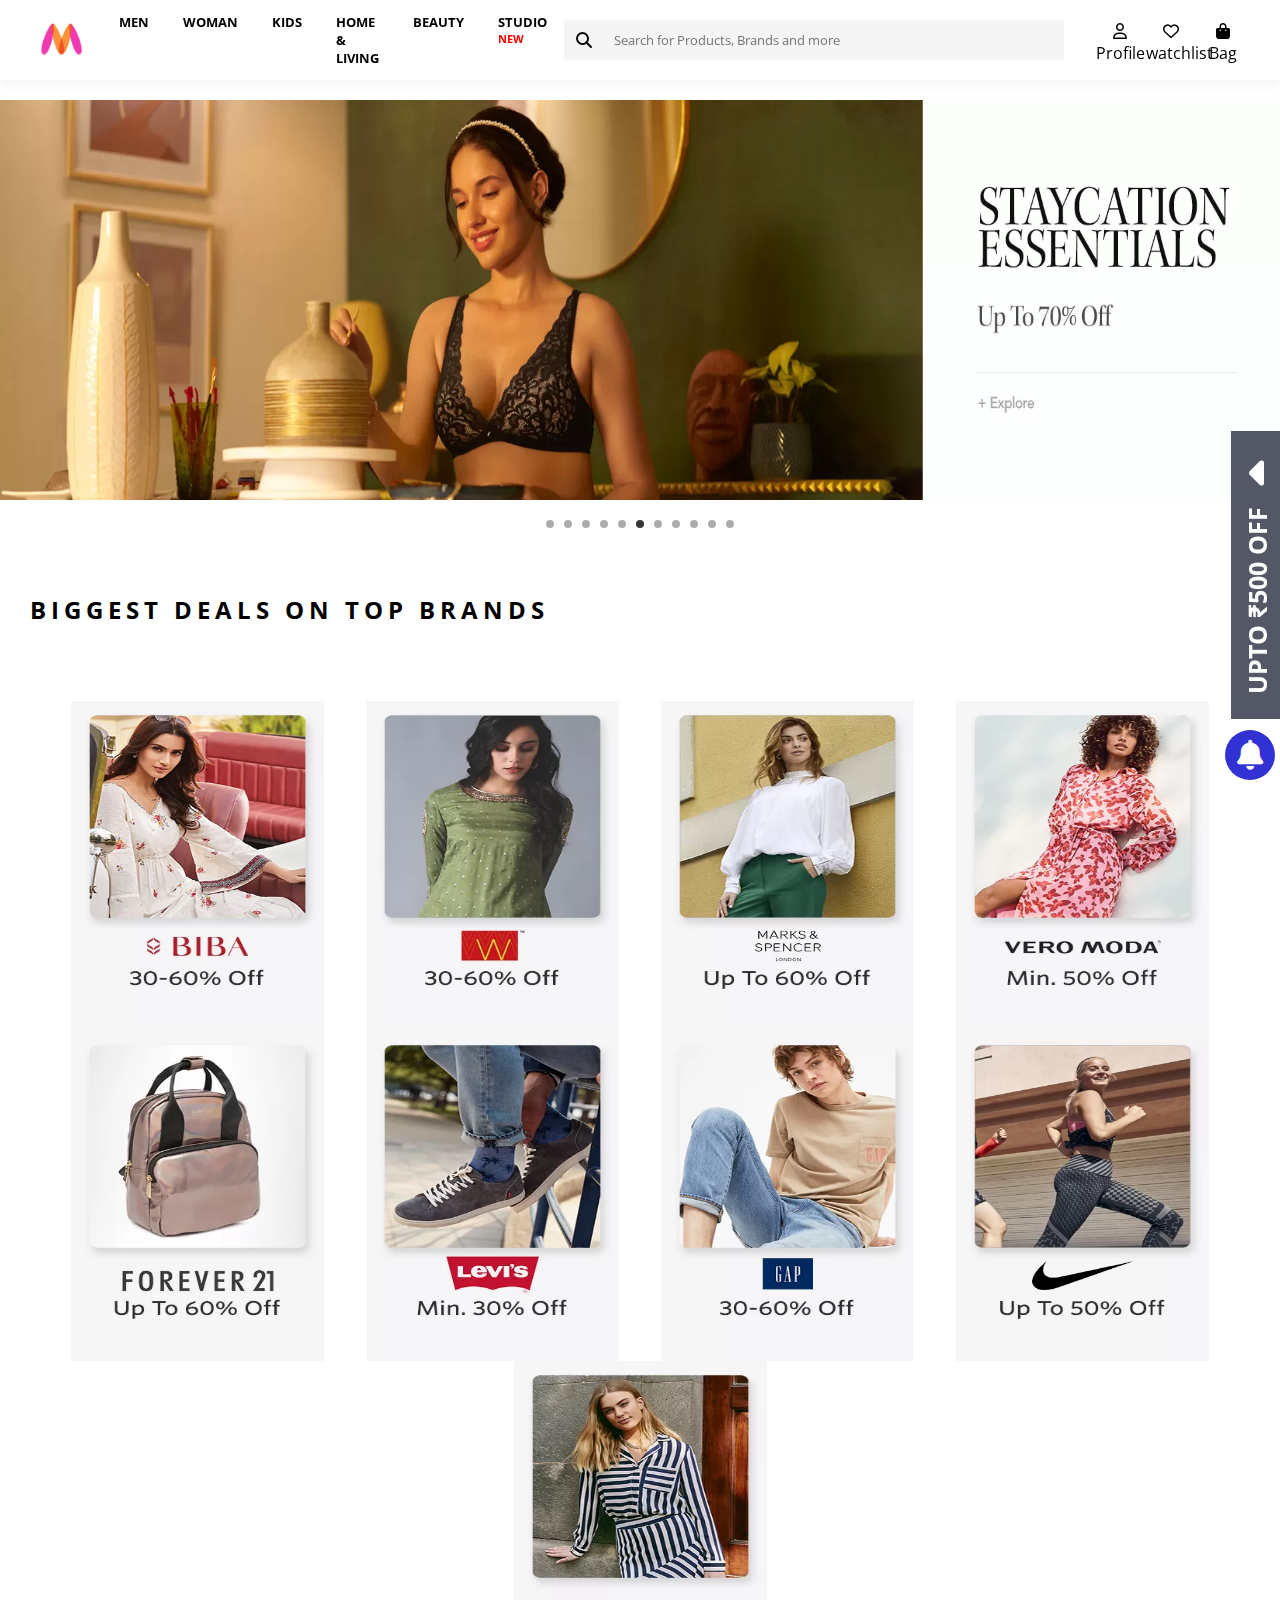
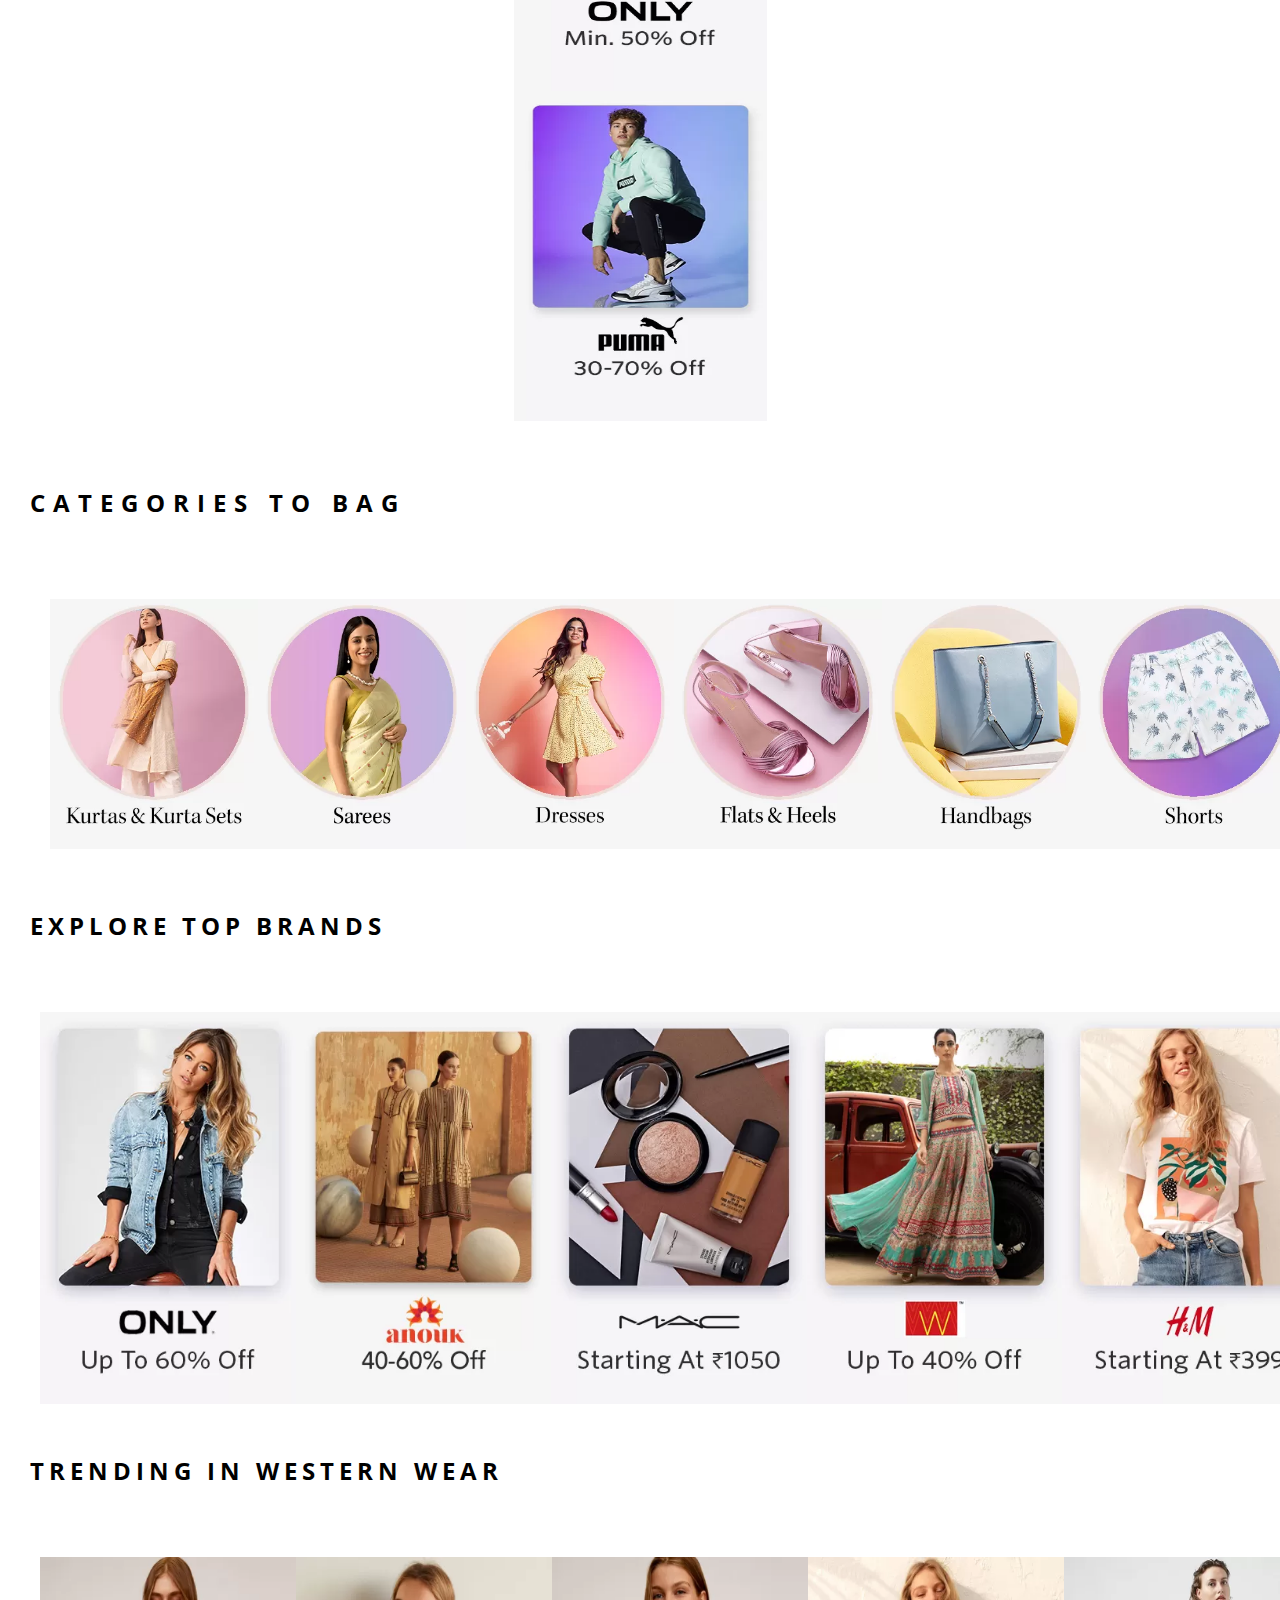
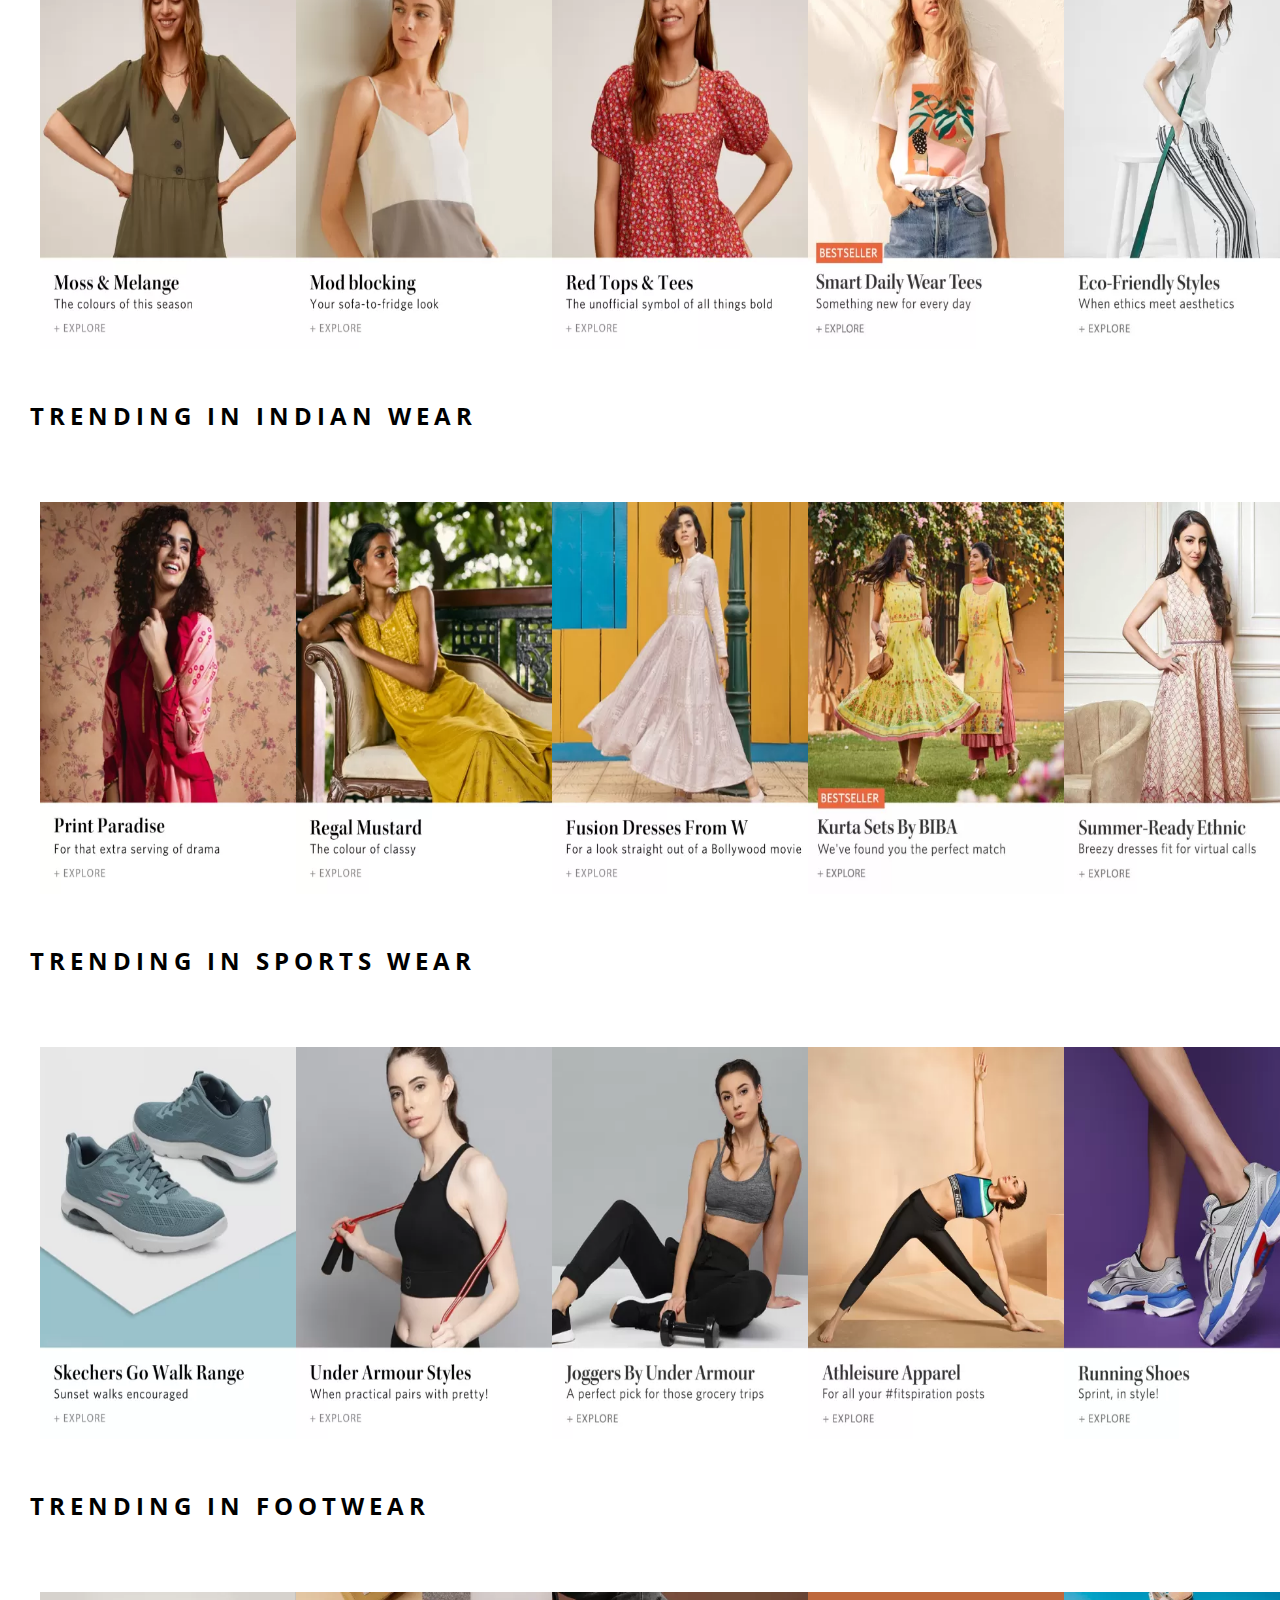
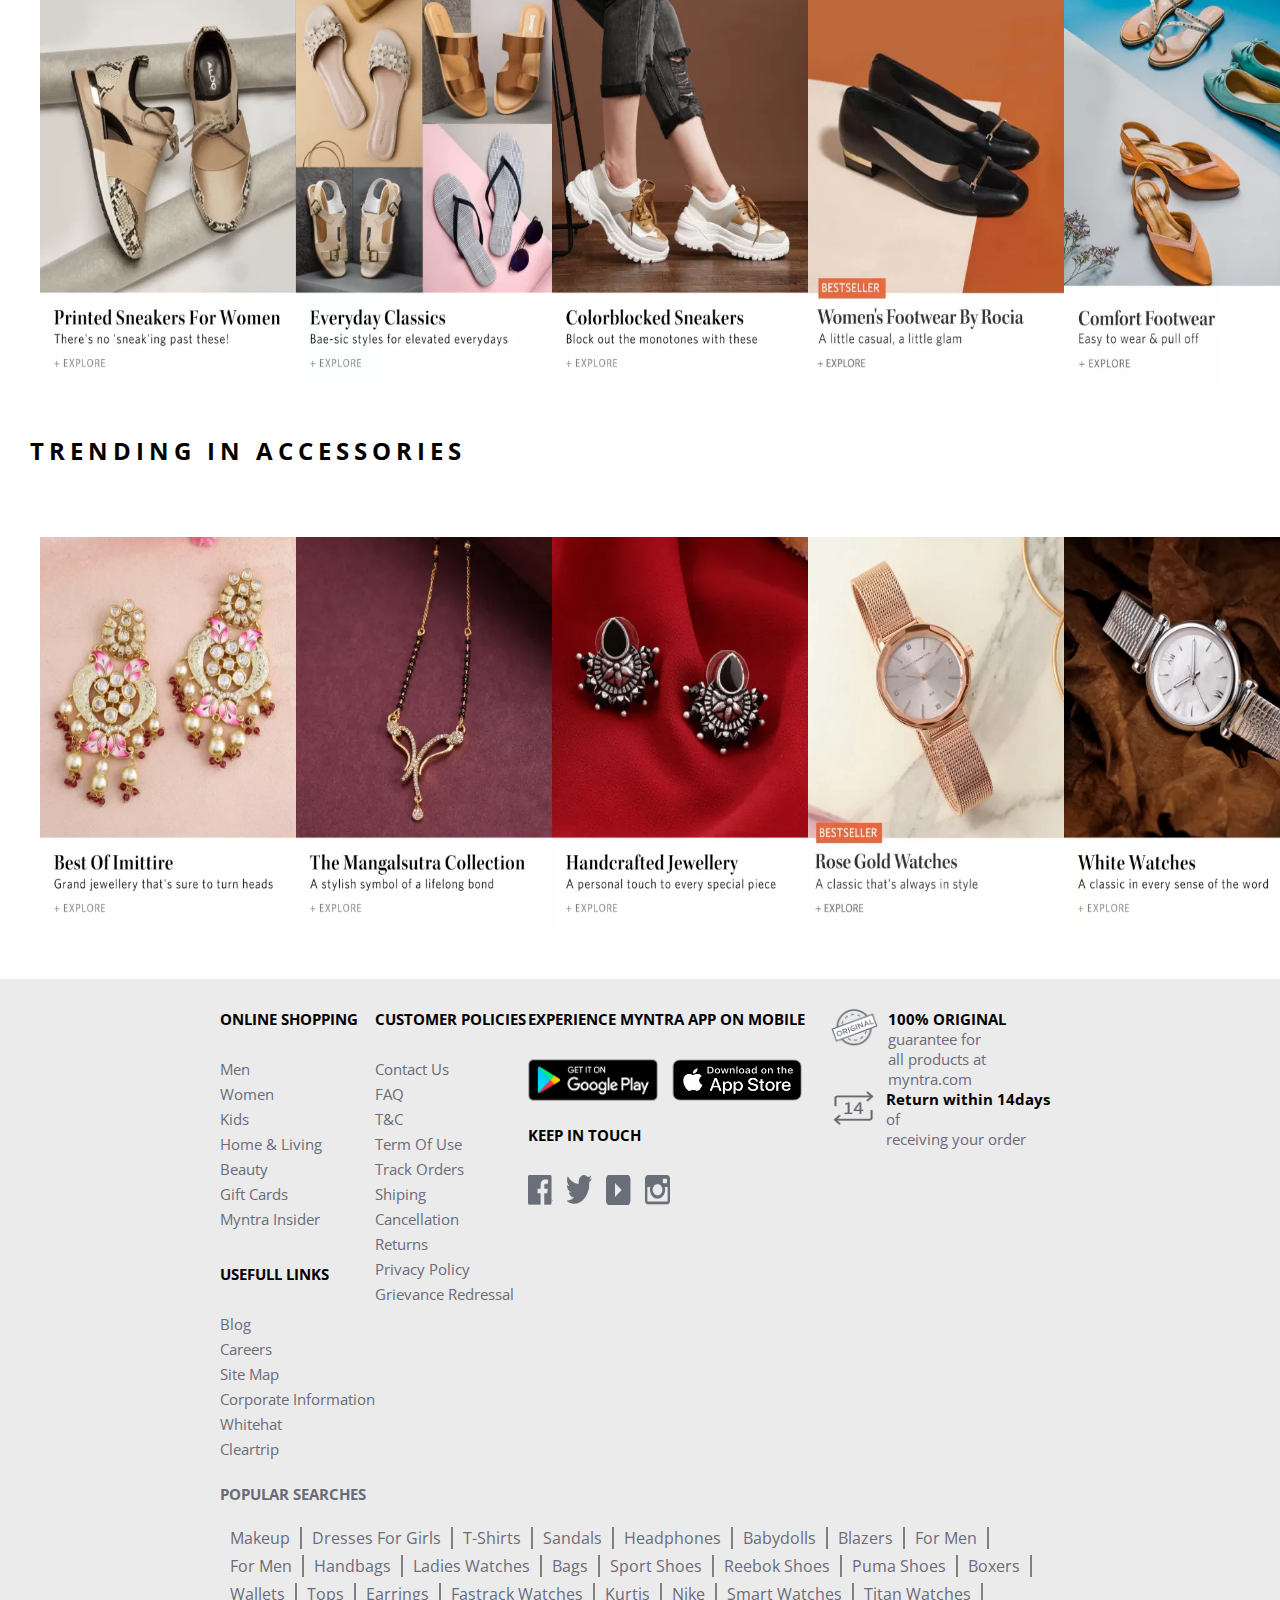
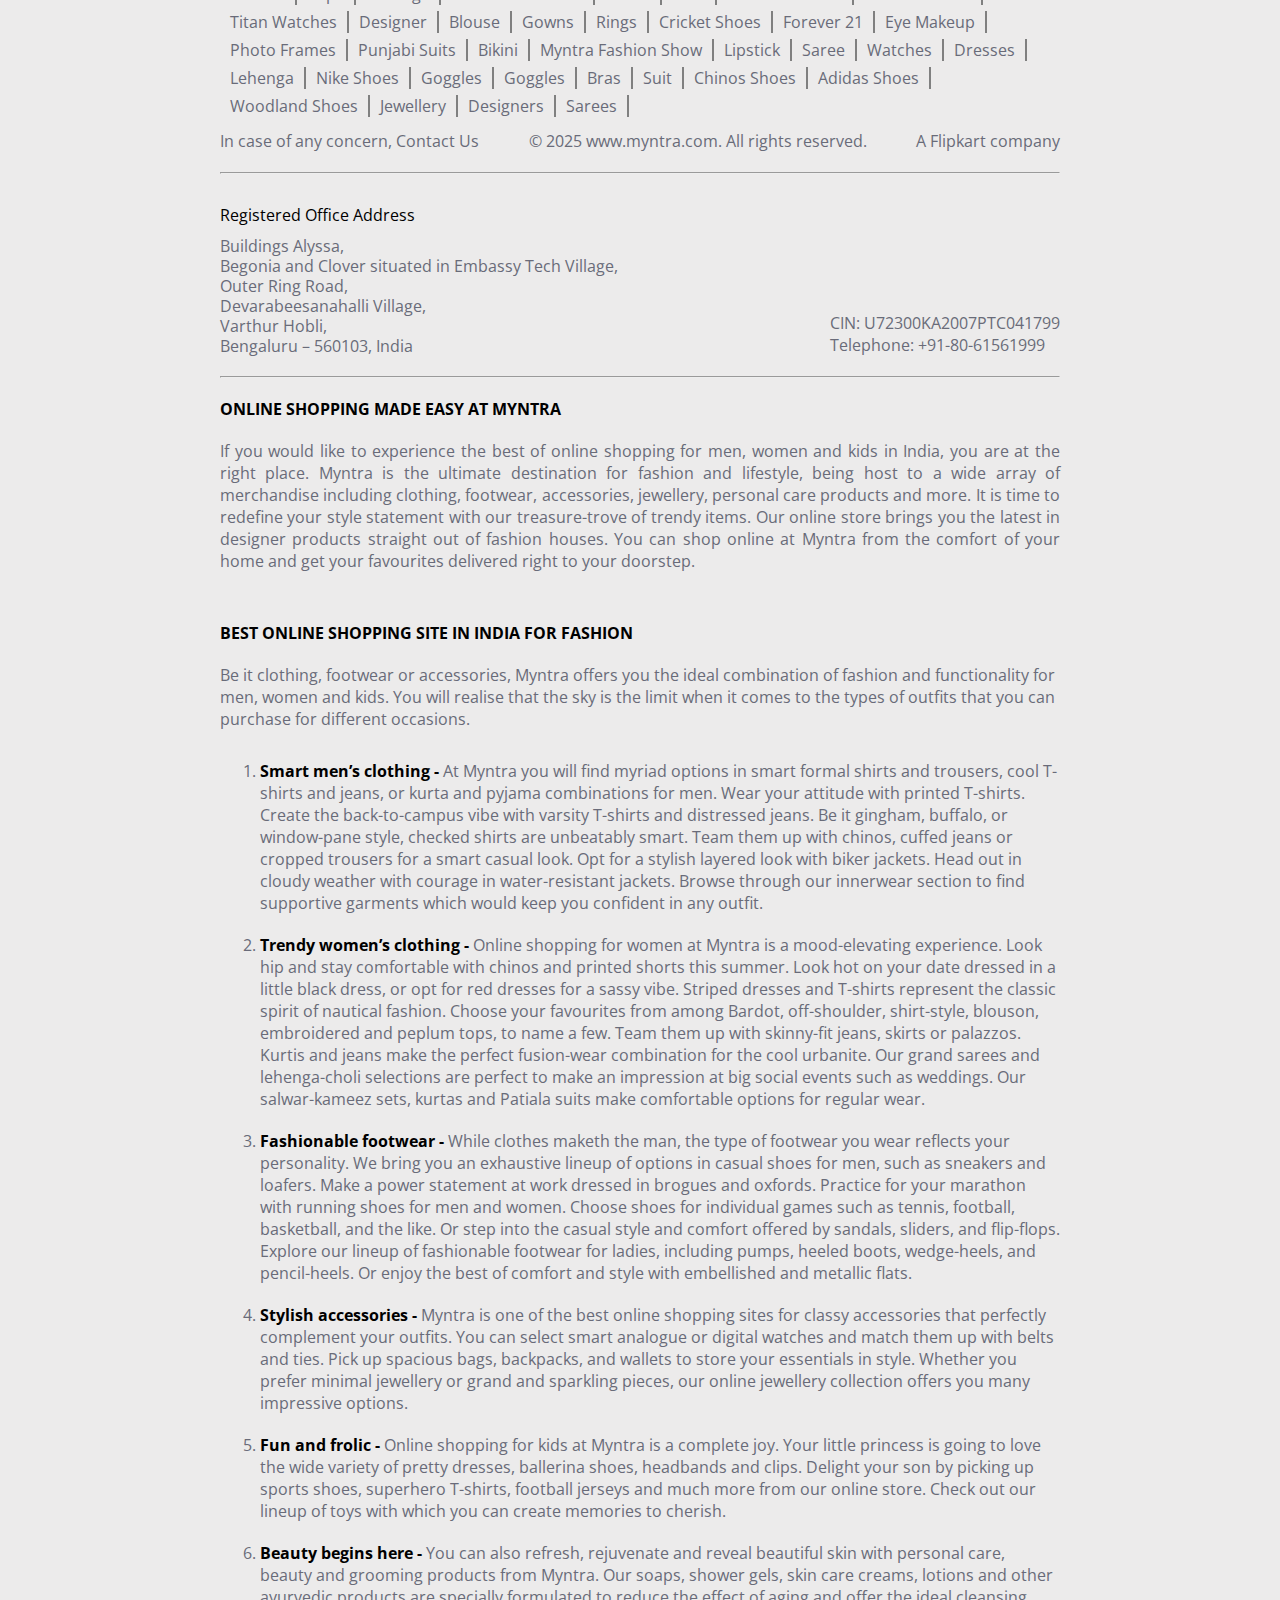
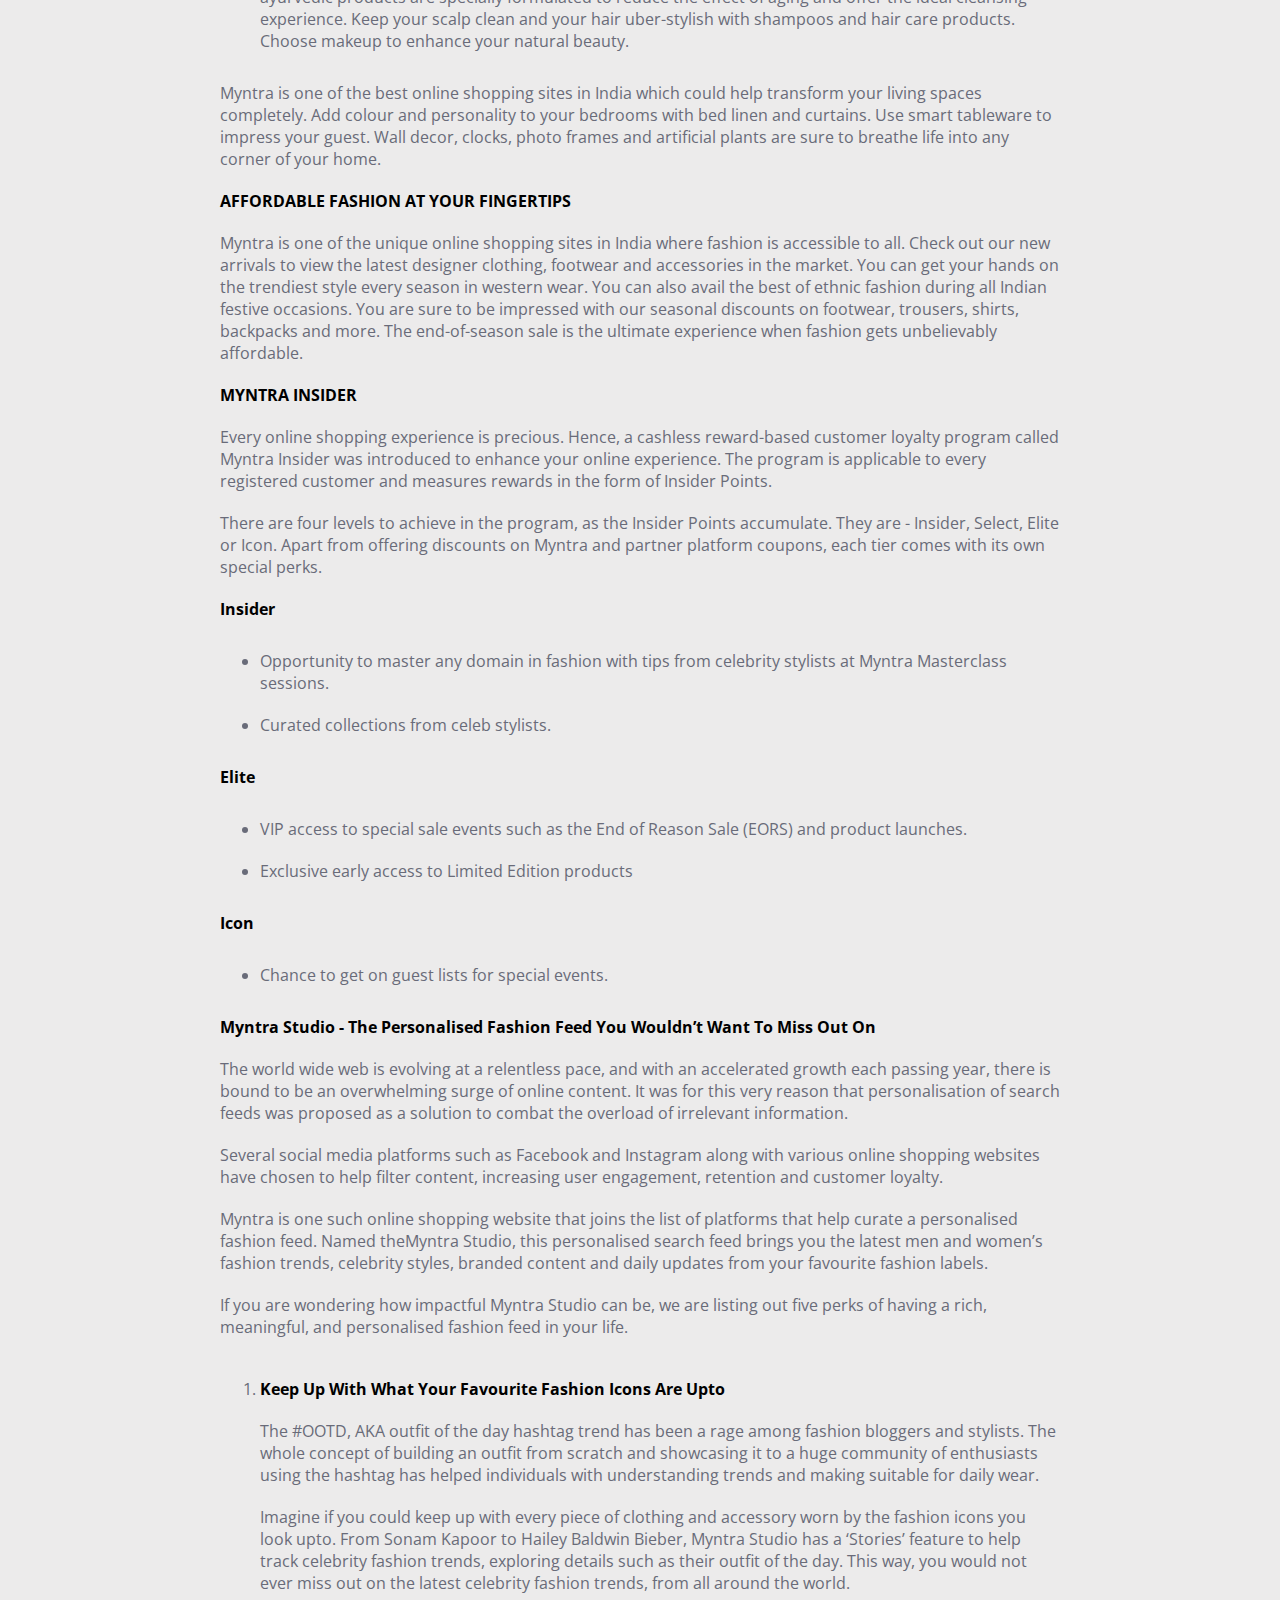
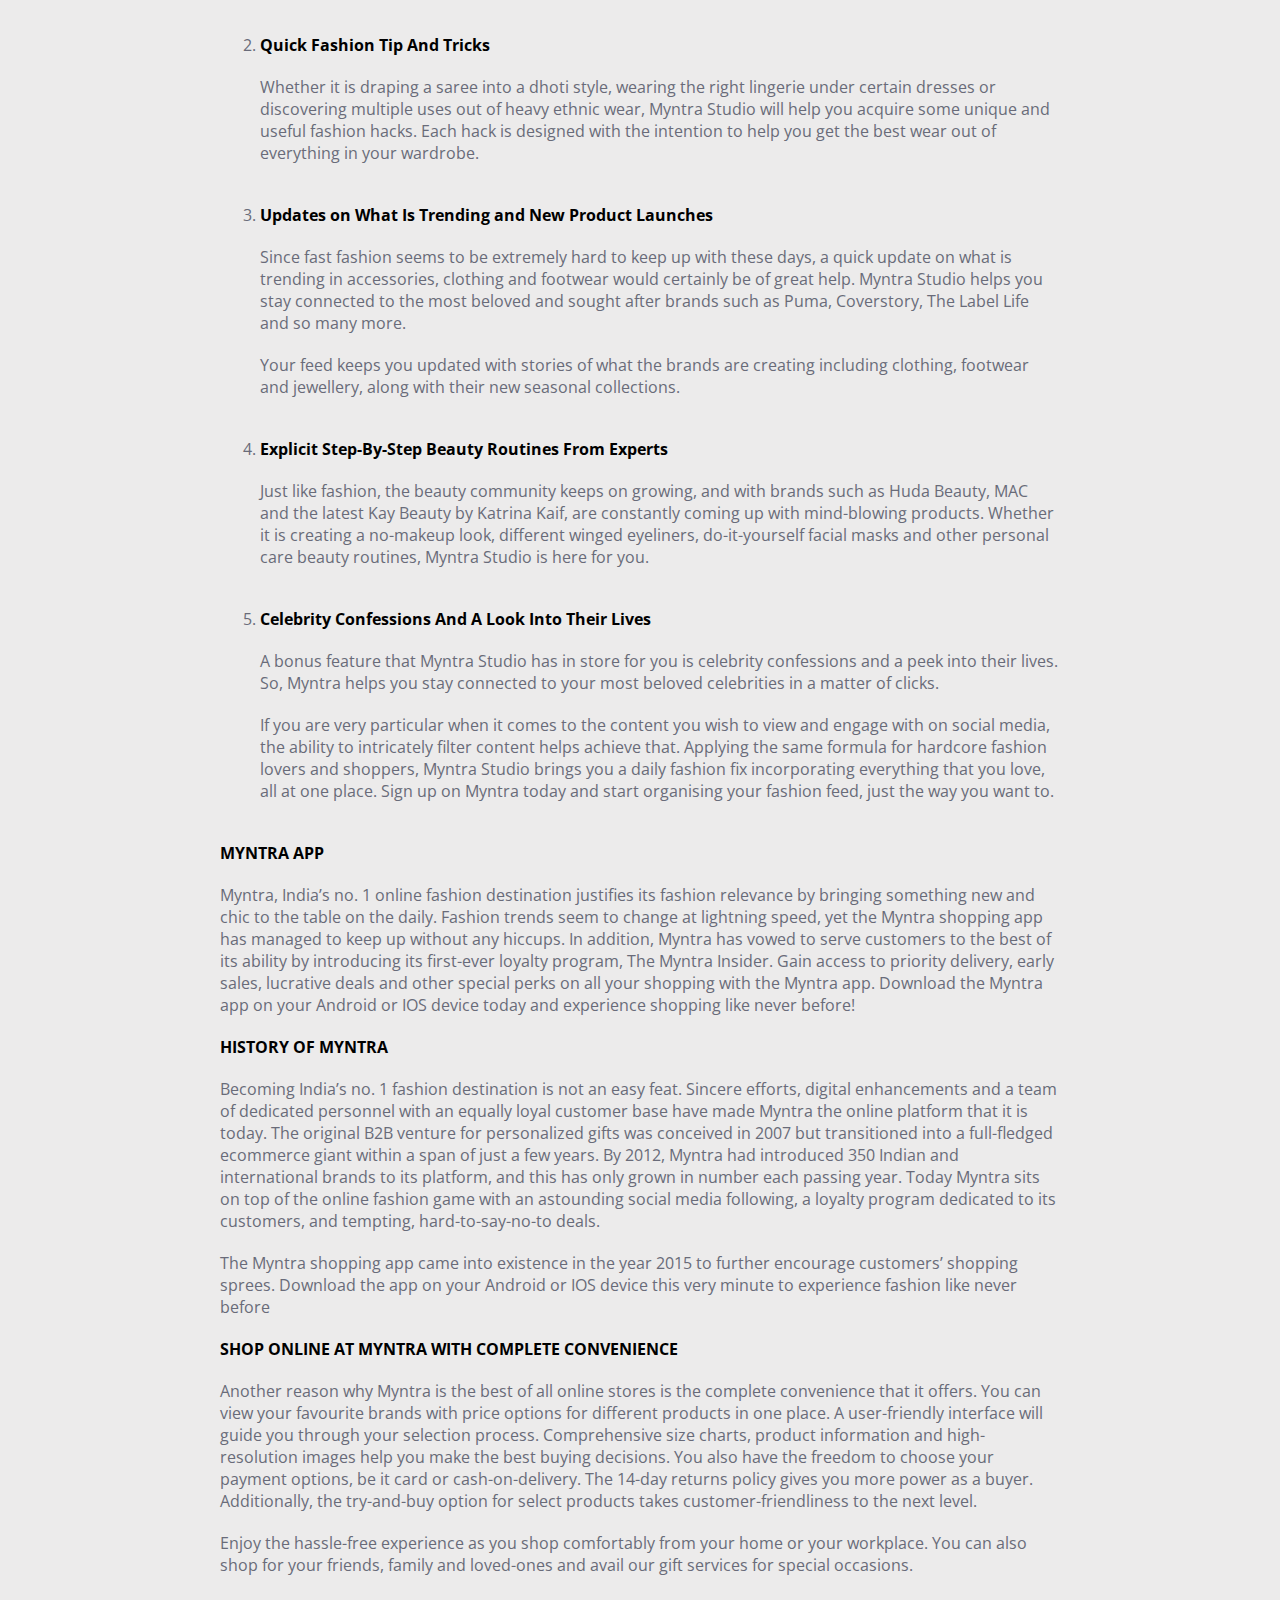
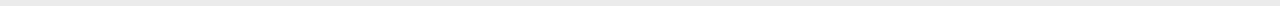
<file: woman.html>
<!DOCTYPE html>
<html lang="en">
<head>
    <meta charset="UTF-8">
    <meta name="viewport" content="width=device-width, initial-scale=1.0">
    <title>Online shopping for woman </title>
    <link rel="icon" type="image/png" href="image/logo.png"> 
    <link rel="stylesheet" href="css/style.css">
    <link rel="stylesheet" href="https://cdnjs.cloudflare.com/ajax/libs/font-awesome/6.7.2/css/all.min.css" integrity="sha512-Evv84Mr4kqVGRNSgIGL/F/aIDqQb7xQ2vcrdIwxfjThSH8CSR7PBEakCr51Ck+w+/U6swU2Im1vVX0SVk9ABhg==" crossorigin="anonymous" referrerpolicy="no-referrer" /> 
    <link href="https://fonts.googleapis.com/css2?family=Inter:ital,opsz,wght@0,14..32,100..900;1,14..32,100..900&family=Open+Sans:ital,wght@0,300..800;1,300..800&display=swap" rel="stylesheet">

</head>
<body> 
     <!-- right side upto 50%  -->
     <div class="slider_bar_right_side"> 
        
        <div class="text_right_slide"> <a href="">UPTO ₹500 OFF</a> </div> 
        <div class="icons_right_slide" > <a href=""> <i class="fa-solid fa-caret-left"></i> </a></div>
        
    </div>
    <!-- right side upto 50%  -->

     <!-- right side bell --> 

     <div class="bell">
        <i class="fa-solid fa-bell"></i>
     </div>
     <!-- right side bell -->
    <!-- header seaction start  -->
    <div class="header1">
        <div class="header"> 
            <div class="header_logo">   
                <a href="index.html">
                    <img src="image/logo.png" alt="" height="100%" width="100%"> 
                </a>

                
                
            </div>
            <div class="header_menu">
                <ul style="list-style: none;">
                    <li > <a href="man.html"> men </a> 
                        <div class="manus">
                            <div class="mega_manu">
                            <div class="maga_manu_a"><a href="">Topwear</a></div> 
                            <ul style="list-style: none;"> 
                                
                                <li><a href="t_shirt.html">T-Shirts</a></li> 
                                <li><a href="">Casual Shirts</a></li> 
                                <li><a href="">Formal Shirts</a></li> 
                                <li><a href="">Sweatshirts</a></li> 
                                <li><a href="">Sweaters</a></li> 
                                <li><a href="">Jackets</a></li> 
                                <li><a href="">Blazers & Coats</a></li> 
                                <li><a href="">Suits</a></li> 
                                <li><a href="">Rain Jackets</a></li> 
                            </ul> 
                            <br>
                            <hr>
                            <br>
                            <div class="maga_manu_a"><a href="">Indian & Festive Wear</a></div> 
                            <ul style="list-style: none; "  > 
                                
                                <li><a href="">Kurtas & Kurta Sets</a></li> 
                                <li><a href="">Sherwanis</a></li> 
                                <li><a href="">Nehru Jackets</a></li> 
                                <li><a href="">Dhotis</a></li> 
                            
                            </ul>
                            
                            </div>
                            <div class="mega_manu">
                            <div class="maga_manu_a"><a href="">Bottomwear</a></div> 
                            <ul style="list-style: none;"> 
                                
                                <li><a href="">Jeans</a></li> 
                                <li><a href="">Casual Trousers</a></li> 
                                <li><a href="">Formal Trousers</a></li> 
                                <li><a href="">Shorts</a></li> 
                                <li><a href="">Track Pants & Joggers</a></li> 
    
                            </ul> 
                            <br>
                            <hr>
                            <br>
                            <div class="maga_manu_a"><a href="">Innerwear & Sleepwear</a></div> 
                            <ul style="list-style: none; "  > 
                                
                                <li><a href="">Briefs & Trunks</a></li> 
                                <li><a href="">Boxers</a></li> 
                                <li><a href="">Vests</a></li> 
                                <li><a href="">Sleepwear & Loungewear</a></li> 
                                <li><a href="">Thermals</a></li> 
                            </ul>
                            <br>
                            <hr>
                            <br> 
                            <div class="maga_manu_a"><a href="">Plus Size</a></div>  
                            </div>
                            <div class="mega_manu">
                            <div class="maga_manu_a"><a href="">Footwear</a></div> 
                            <ul style="list-style: none;"> 
                                
                                <li><a href="">Casual Shoes</a></li> 
                                <li><a href="">Sports Shoes</a></li> 
                                <li><a href="">Formal Shoes</a></li> 
                                <li><a href="">Sneakers</a></li> 
                                <li><a href="">Sandals & Floaters</a></li> 
                                <li><a href="">Flip Flops</a></li> 
                                <li><a href="">Socks</a></li> 
    
                            </ul> 
                            <br>
                            <hr>
                            <br>
                            <div class="maga_manu_a"><a href="">Personal Care & Grooming</a></div> 
                            <br>
                            
                        
                            <div class="maga_manu_a"><a href="">Sunglasses & Frames</a></div>  
                            <br>
                            <div class="maga_manu_a"><a href="">Watches</a></div>  
                            </div>
                            <div class="mega_manu">
                            <div class="maga_manu_a"><a href="">Sports & Active Wear</a></div> 
                            <ul style="list-style: none;"> 
                                
                                <li><a href="">Sports Shoes</a></li> 
                                <li><a href="">Sports Sandals</a></li> 
                                <li><a href="">Active T-Shirts</a></li> 
                                <li><a href="">Track Pants & Shorts</a></li> 
                                <li><a href="">Tracksuits</a></li> 
                                <li><a href="">Jackets & Sweatshirts</a></li> 
                                <li><a href="">Sports Accessories</a></li> 
                                <li><a href="">Swimwear</a></li> 
    
                            </ul> 
                            <br>
                            <hr>
                            <br>
    
                            <div class="maga_manu_a"><a href="">Gadgets</a></div> 
                            <br> 
                            <ul style="list-style: none;">
                                <li><a href="">Smart Wearables</a></li> 
                                <li><a href="">Fitness Gadgets</a></li> 
                                <li><a href="">Headphones</a></li> 
                                <li><a href="">Speakerss</a></li> 
                            </ul>
                            
                            </div>
                            <div class="mega_manu">
                            <div class="maga_manu_a"><a href="">Fashion Accessories</a></div> 
                            <ul style="list-style: none;"> 
                                
                                <li><a href="">Wallets</a></li> 
                                <li><a href="">Belts</a></li> 
                                <li><a href="">Perfumes & Body Mists</a></li> 
                                <li><a href="">Trimmers</a></li> 
                                <li><a href="">Deodorants</a></li> 
                                <li><a href="">Ties, Cufflinks & Pocket Squares</a></li> 
                                <li><a href="">Accessory Gift Sets</a></li> 
                                <li><a href="">Caps & Hats</a></li> 
                                <li><a href="">Mufflers, Scarves & Gloves</a></li> 
                                <li><a href="">Phone Cases</a></li> 
                                <li><a href="">Helmets</a></li> 
    
                            </ul> 
                            <br>
                            <hr>
                            <br>
    
                            <div class="maga_manu_a"><a href="">Bags & Backpacks</a></div>
                            <br> 
                            <div class="maga_manu_a"><a href="">Luggages & Trolleys</a></div> 
                            <br> 
                            
                            </div>
    
                        </div>
                    </li>  
                    <li> <a href="woman.html"> woman </a>
                        <div class="manus">
                            <div class="mega_manu">
                            <div class="maga_manu_a" style="color: #fb56c1;"><a href="">Topwear</a></div> 
                            <ul style="list-style: none;"> 
                                
                                <li><a href="">Kurtas & Suits</a></li> 
                                <li><a href="">Kurtis, Tunics & Tops</a></li> 
                                <li><a href="">Sarees</a></li> 
                                <li><a href="">Leggings, Salwars & Churidars</a></li> 
                                <li><a href="">Skirts & Palazzos</a></li> 
                                <li><a href="">Dress Materials</a></li> 
                                <li><a href="">Lehenga Cholis</a></li> 
                                <li><a href="">Dupattas & Shawls</a></li> 
                                <li><a href="">Jackets</a></li> 
                            </ul> 
                            <br>
                            <hr>
                            <br>
                            <div class="maga_manu_a" style="color: #fb56c1;"><a href="">Belts, Scarves & More</a></div> 
                            <br>
                            <div class="maga_manu_a" style="color: #fb56c1;"><a href="">Watches & Wearables</a></div> 
                            <br>

                            
                            </div>
                            <div class="mega_manu">
                            <div class="maga_manu_a " style="color: #fb56c1;"><a href="">Western Wear</a></div> 
                            <ul style="list-style: none;"> 
                                
                                <li><a href="">Dresses</a></li> 
                                <li><a href="">Tops</a></li> 
                                <li><a href="">Tshirts</a></li> 
                                <li><a href="">Jeans</a></li> 
                                <li><a href="">Trousers & Capris</a></li> 
                                <li><a href="">Shorts & Skirts</a></li> 
                                <li><a href="">Co-ords</a></li> 
                                <li><a href="">Playsuits</a></li> 
                                <li><a href="">Jumpsuits</a></li> 
                                <li><a href="">Shrugs</a></li> 
                                <li><a href="">Sweaters & Sweatshirts</a></li> 
                                <li><a href="">Jackets & Coats</a></li> 
                                <li><a href="">Blazers & Waistcoats</a></li> 
    
                            </ul> 
                            <br>
                            <hr>
                            <br>
                            
                            
                            <div class="maga_manu_a"  style="color: #fb56c1;" ><a href="">Plus Size</a></div>  
                            </div>
                            <div class="mega_manu">
                            <div class="maga_manu_a" style="color: #fb56c1;"><a href="">Maternity</a></div> 
                            <br>
                            <div class="maga_manu_a" style="color: #fb56c1;"><a href="">Sunglasses & Frames</a></div>
                            <br>
                            <div class="maga_manu_a" style="color: #fb56c1;"><a href="">Footwear</a></div> 
                            

                            <ul style="list-style: none;"> 
                                
                                <li><a href="">Flats</a></li> 
                                <li><a href="">Casual Shoes</a></li> 
                                <li><a href="">Heels</a></li> 
                                <li><a href="">Boots</a></li> 
                                <li><a href="">Sports Shoes & Floaters</a></li> 

                            </ul> 
                            <br>
                            <hr>
                            <br>
                            <div class="maga_manu_a"  style="color: #fb56c1;"><a href="">Sports & Active Wear</a></div> 
                            <ul style="list-style: none;" >
                                <li><a href="">Clothing</a></li> 
                                <li><a href="">Footwear</a></li> 
                                <li><a href="">Sports Accessories</a></li> 
                                <li><a href="">Sports Equipment</a></li> 
                            </ul>
                            <br>
                            
                        
                        
                            
    
                        </div>
                            <div class="mega_manu">
                            <div class="maga_manu_a" style="color: #fb56c1;"><a href="">Lingerie & Sleepwear</a></div> 

                            <ul style="list-style: none;"> 
                                
                                <li><a href="">Bra</a></li> 
                                <li><a href="">Briefs</a></li> 
                                <li><a href="">Shapewear</a></li> 
                                <li><a href="">Sleepwear & Loungewear</a></li> 
                                <li><a href="">Swimwear</a></li> 
                                <li><a href="">Camisoles & Thermals</a></li> 

                            </ul> 
                            <br>
                            <hr>
                            <br>
                            <div class="maga_manu_a"  style="color: #fb56c1;"><a href="">Beauty & Personal Care</a></div> 
                            <ul style="list-style: none;" >
                                <li><a href="">Makeup</a></li> 
                                <li><a href="">Skincare</a></li> 
                                <li><a href="">Premium Beauty</a></li> 
                                <li><a href="">Lipsticks</a></li> 
                                <li><a href="">Fragrances</a></li> 
                            </ul>
                            <br>

                            </div>
                            <div class="mega_manu">
                            <div class="maga_manu_a" style="color: #fb56c1;"><a href="">Gadgets</a></div> 

                            <ul style="list-style: none;"> 
                                
                        
                                    <li><a href="">Smart Wearables</a></li> 
                                    <li><a href="">Fitness Gadgets</a></li> 
                                    <li><a href="">Headphones</a></li> 
                                    <li><a href="">Speakerss</a></li> 
                            

                            </ul> 
                            <br>
                            <hr>
                            <br>
                            <div class="maga_manu_a"  style="color: #fb56c1;"><a href="">Jewellery</a></div> 
                            <ul style="list-style: none;" >
                                <li><a href="">Fashion Jewellery</a></li> 
                                <li><a href="">Fine Jewellery</a></li> 
                                <li><a href="">Earrings</a></li> 

                            </ul>
                            <br>
                            <hr>
                            <br>
                            <div class="maga_manu_a"  style="color: #fb56c1;"><a href="">Backpacks</a></div> 
                            <ul style="list-style: none;" >
                                <li><a href="">Handbags, Bags & Wallets</a></li> 
                                <li><a href="">Luggages & Trolleys</a></li> 

                            </ul>
                            <br>

                            </div>
                        </div>
                    </li> 
                    <li> <a href=""> kids </a></li> 
                    <li> <a href="home&living.html"> home & living </a> 
                        <div class="manus">
                            <div class="mega_manu">
                            <div class="maga_manu_a" style="color: #f2c210;"><a href="">Bed Linen & Furnishing</a></div> 
                            <ul style="list-style: none;"> 
                                
                                <li><a href="">Bed Runners</a></li> 
                                <li><a href="">Mattress Protectors</a></li> 
                                <li><a href="">Bedsheets</a></li> 
                                <li><a href="">Bedding Sets</a></li> 
                                <li><a href="">Blankets, Quilts & Dohars </a></li> 
                                <li><a href="">Pillows & Pillow Covers</a></li> 
                                <li><a href="">Bed Covers</a></li> 
                                <li><a href="">Diwan Sets</a></li> 
                                <li><a href="">Chair Pads & Covers</a></li> 
                                <li><a href="">Sofa Covers</a></li> 
                            </ul> 
                            <br>
                            <hr>
                            <br>
                            <div class="maga_manu_a" style="color: #f2c210;"><a href="">Flooring</a></div> 
                            <ul style="list-style: none;"> 
                                
                                <li><a href="">Floor Runners</a></li> 
                                <li><a href="">Carpets</a></li> 
                                <li><a href="">Floor Mats & Dhurries</a></li> 
                                <li><a href="">Door Mats</a></li> 
                            </ul> 
                            <br>

                            
                            </div>
                            <div class="mega_manu">
                            <div class="maga_manu_a " style="color: #f2c210;"><a href="">Bath</a></div> 
                            <ul style="list-style: none;"> 
                                
                                <li><a href="">Bath Towels</a></li> 
                                <li><a href="">Hand & Face Towels</a></li> 
                                <li><a href="">Beach Towels</a></li> 
                                <li><a href="">Towels Set</a></li> 
                                <li><a href="">Bath Rugs</a></li> 
                                <li><a href="">Bath Robes</a></li> 
                                <li><a href="">Bathroom Accessories</a></li> 
                                <li><a href="">Shower Curtains</a></li> 

                            </ul> 
                            <br>
                            <hr>
                            <br>
                            
                            <div class="maga_manu_a"  style="color: #f2c210;" ><a href="">Lamps & Lighting</a></div>  
                            <ul style="list-style: none;"> 
                                
                                <li><a href="">Floor Lamps</a></li> 
                                <li><a href="">Ceiling Lamps</a></li> 
                                <li><a href="">Table Lamps</a></li> 
                                <li><a href="">Wall Lamps</a></li> 
                                <li><a href="">Outdoor Lamps</a></li> 
                                <li><a href="">String Lights</a></li> 


                            </ul> 

                            </div>
                            <div class="mega_manu">
                            <div class="maga_manu_a" style="color: #f2c210;"><a href="">Home Décor</a></div> 
    
                            <ul style="list-style: none;"> 
                                
                                <li><a href="">FlatsPlants & Planters</a></li> 
                                <li><a href="">Aromas & Candles</a></li> 
                                <li><a href="">Clocks</a></li> 
                                <li><a href="">Mirrors</a></li> 
                                <li><a href="">Wall Décor</a></li> 
                                <li><a href="">Festive Decor</a></li> 
                                <li><a href="">Pooja Essentials</a></li> 
                                <li><a href="">Wall Shelves</a></li> 
                                <li><a href="">Fountains</a></li> 
                                <li><a href="">Showpieces & Vases</a></li> 
                                <li><a href="">Ottoman</a></li> 

                            </ul> 
                            <br>
                            <hr>
                            <br>
                            <div class="maga_manu_a" style="color: #f2c210;"><a href="">Cushions & Cushion Covers</a></div> 
                            <br>
                            <div class="maga_manu_a" style="color: #f2c210;"><a href="">Curtains</a></div> 

    
                        </div>
                            <div class="mega_manu">
                            <div class="maga_manu_a" style="color: #f2c210;"><a href="">Furniture</a></div> 
                            <br>
                            <div class="maga_manu_a" style="color: #f2c210;"><a href="">Home Gift Sets</a></div>  
                            <br>
                            <div class="maga_manu_a" style="color: #f2c210;"><a href="">Kitchen & Table</a></div>  


                            <ul style="list-style: none;"> 
                                
                                <li><a href="">Table Runners</a></li> 
                                <li><a href="">Dinnerware & Serveware</a></li> 
                                <li><a href="">Cups and Mugs</a></li> 
                                <li><a href="">Bakeware & Cookware</a></li> 
                                <li><a href="">Kitchen Storage & Tools</a></li> 
                                <li><a href="">Bar & Drinkware</a></li> 
                                <li><a href="">Table Covers & Furnishings</a></li> 

                            </ul> 
                            <br>

                            </div>
                            <div class="mega_manu">
                            <div class="maga_manu_a" style="color: #f2c210;"><a href="">Storage</a></div> 

                            <ul style="list-style: none;"> 
                                
                        
                                    <li><a href="">Bins</a></li> 
                                    <li><a href="">Hangers</a></li> 
                                    <li><a href="">Organisers</a></li> 
                                    <li><a href="">Hooks & Holders</a></li> 
                                    <li><a href="">Laundry Bags</a></li> 
                            

                            </ul>
                            <br>

                            </div>
                        </div>
                    </li> 
                    <li> <a href=""> beauty </a></li>   
                    <li> <a href="">studio <sup style="color: red;">new</sup></a> </li> 
                </ul>
            </div> 
            <div class="header_input"> 
                <div class="searchicon"> 
                    <i class="fa-solid fa-magnifying-glass"></i>
                </div>
                <div class="forseach">
                    <input type="text" placeholder="Search for Products, Brands and more"> 
                </div>
                

            </div> 

            <div class="header_last_section">
                <div class="profile myntra">
                    <i class="fa-regular fa-user"></i>
                    <p>Profile</p>
                </div>
                <div class="watchlist myntra">
                    <i class="fa-regular fa-heart"></i>
                    <p>watchlist</p>
                </div>
                <div class="bag myntra">
                    <i class="fa-solid fa-bag-shopping"></i>
                    <p>Bag</p> 
                </div>
            </div>

        </div>
    </div>
    <!-- header seaction end  -->


     <!-- main section start  -->
     

      <div class="main_slide woman_slide">
        <img src="image/woman/woman_slide.webp" alt="">
      </div>
      <div class="main_slide_dotted">
        <p ></p>
        <p></p>
        <p></p>
        <p></p>
        <p></p>
        <p style="background-color: rgb(55, 55, 55);" ></p>
        <p></p>
        <p></p>
        <p></p>
        <p></p>
        <p></p>
      </div>

      <div class="model_grand">
        <div class="model_grand_text">
            <h2>Biggest Deals On Top Brands</h2>
        </div>
        <div class="model_grand_image top_brand_img_section"> 
            <div class="top_brand_img"> 
                <img src="image/woman/top_brand1.webp" alt=""><br>
                <img src="image/woman/top_brand2.webp" alt="">

            </div> 
            <div class="top_brand_img">
                <img src="image/woman/top_brand3.webp" alt=""><br>
                <img src="image/woman/top_brand4.webp" alt="">

            </div> 
            <div class="top_brand_img">
                <img src="image/woman/top_brand5.webp" alt=""><br>
                <img src="image/woman/top_brand6.webp" alt="">

            </div> 
            <div class="top_brand_img">
                <img src="image/woman/top_brand7.webp" alt=""><br>
                <img src="image/woman/top_brand8.webp" alt="">

            </div> 
            <div class="top_brand_img">
                <img src="image/woman/top_brand9.webp" alt=""><br>
                <img src="image/woman/top_brand10.webp" alt="">

            </div> 
          
        </div>
      </div> 
     

      <div class="globel_brand">
        <div class="globel_brand_text">
            <h2>Categories To Bag</h2>
        </div>
        <div class="globel_brand_img woman_categroy">
            <img src="image/woman/woman_cat1.webp" alt="" height="250px" width="209px" >
            <img src="image/woman/woman_cat2.webp" alt="" height="250px" width="209px">
            <img src="image/woman/woman_cat3.webp" alt="" height="250px" width="209px">
            <img src="image/woman/woman_cat4.webp" alt="" height="250px" width="209px">
            <img src="image/woman/woman_cat5.webp" alt="" height="250px" width="209px">
            <img src="image/woman/woman_cat6.webp" alt="" height="250px" width="209px">
        </div>
      </div>

      <!-- Explore Top Brands start -->
      <div class="woman_top_brands">
        <h2>Explore Top Brands</h2> 
        <div class="woman_top_brands_img">
            <img src="image/woman/woman_top1.webp" alt="">
            <img src="image/woman/woman_top2.webp" alt="">
            <img src="image/woman/woman_top3.webp" alt="">
            <img src="image/woman/woman_top4.webp" alt="">
            <img src="image/woman/woman_top5.webp" alt="">
        </div>
      </div> 
        <!-- Explore Top Brands end -->

        <!-- Trending In Western Wear start -->
      <div class="woman_top_brands">
        <h2>Trending In Western Wear</h2> 
        <div class="woman_top_brands_img">
            <img src="image/woman/woman_trand1.webp" alt="">
            <img src="image/woman/woman_trand2.webp" alt="">
            <img src="image/woman/woman_trand3.webp" alt="">
            <img src="image/woman/woman_trand4.webp" alt="">
            <img src="image/woman/woman_trand5.webp" alt=""> 
        </div>
      </div>
      <!-- Trending In Western Wear start -->

      <!-- Trending In Indian Wear start -->
      <div class="woman_top_brands">
        <h2>Trending In Indian Wear</h2> 
        <div class="woman_top_brands_img">
            <img src="image/woman/woman_ind_trand1.webp" alt="">
            <img src="image/woman/woman_ind_trand2.webp" alt="">
            <img src="image/woman/woman_ind_trand3.webp" alt="">
            <img src="image/woman/woman_ind_trand4.webp" alt="">
            <img src="image/woman/woman_ind_trand5.webp" alt="">
        </div>
      </div>
      <!-- Trending In Indian Wear end -->

      <!-- Trending In Sports Wear start -->
      <div class="woman_top_brands">
        <h2>Trending In Sports Wear</h2> 
        <div class="woman_top_brands_img">
            <img src="image/woman/woman_sports1.webp" alt="">
            <img src="image/woman/woman_sports2.webp" alt="">
            <img src="image/woman/woman_sports3.webp" alt="">
            <img src="image/woman/woman_sports4.webp" alt="">
            <img src="image/woman/woman_sports5.webp" alt="">
        </div>
      </div>
      <!-- Trending In Sports Wear end -->

      <!-- Trending In Footwear start -->
      <div class="woman_top_brands">
        <h2>Trending In Footwear</h2> 
        <div class="woman_top_brands_img">
            <img src="image/woman/woman_footwer1.webp" alt="">
            <img src="image/woman/woman_footwer2.webp" alt="">
            <img src="image/woman/woman_footwer3.webp" alt="">
            <img src="image/woman/woman_footwer4.webp" alt="">
            <img src="image/woman/woman_footwer5.webp" alt=""> 
        </div>
      </div>
      <!-- Trending In Footwear end -->

      <!-- Trending In Accessories start -->
      <div class="woman_top_brands">
        <h2>Trending In Accessories</h2> 
        <div class="woman_top_brands_img woman_accesseris">
            <img src="image/woman/woman_acceseries1.webp" alt="">
            <img src="image/woman/woman_acceseries2.webp" alt="">
            <img src="image/woman/woman_acceseries3.webp" alt="">
            <img src="image/woman/woman_acceseries4.webp" alt="">
            <img src="image/woman/woman_acceseries5.webp" alt=""> 
        </div>
      </div>

      <!-- Trending In Accessories start -->





     <!-- main section end  -->

     <!-- footer seation start  --> 
      <footer class="footer"> 
        <div class="footer_one"> 
            <div class="online_shoping">
                <p> <a href=""> ONLINE SHOPPING </a></p> 
                <ul style="list-style: none;">
                    <li> <a href=""> men</a> </li>
                    <li> <a href="">women</a> </li>
                    <li> <a href="">kids</a> </li>
                    <li> <a href="">home & living</a> </li>
                    <li> <a href=""> beauty </a> </li>
                    <li> <a href=""> gift cards</a> </li>
                    <li> <a href=""> myntra insider </a> </li>
                </ul>
                <p style="padding-top: 30px;">USEFULL LINKS</p> 
                <ul style="list-style: none;">
                    <li> <a href="">blog</a> </li>
                    <li> <a href="">careers</a> </li>
                    <li> <a href="">site map </a> </li>
                    <li> <a href="">Corporate Information</a> </li>
                    <li> <a href="">Whitehat</a> </li>
                    <li> <a href="">Cleartrip</a> </li>
                </ul>
            </div> 
            <div class="customer">
                <p> CUSTOMER POLICIES </p> 
                <ul style="list-style: none;">
                    <li> <a href=""> contact us </a> </li>
                    <li> <a href=""> FAQ </a> </li>
                    <li> <a href=""> T&C </a> </li>
                    <li> <a href=""> Term Of Use </a> </li>
                    <li> <a href=""> Track Orders </a> </li>
                    <li> <a href=""> shiping </a> </li>
                    <li> <a href=""> Cancellation </a> </li>
                    <li> <a href=""> Returns </a> </li>
                    <li> <a href=""> Privacy policy </a> </li>
                    <li> <a href=""> Grievance Redressal </a> </li>
                </ul>
            </div>
            <div class="social_media">
                <p> EXPERIENCE MYNTRA APP ON MOBILE </p>
                <a href=""> <img src="image/google_play.png" alt="" width="140px" height="42px" ></a>
                <a href=""> <img src="image/app_stroe.png" alt="" width="140px" height="42px"></a> 
                <p style="padding-top: 20px;"> KEEP IN TOUCH </p> 
                <img src="image/facebook.png" alt="" width="35px" height="33px">
                <img src="image/x.png" alt="" width="35px" height="33px">
                <img src="image/youtube.png" alt="" width="35px" height="33px">
                <img src="image/insta.png" alt="" width="35px" height="33px"> 

            </div>
            <div class="footer_orginal">
                <div class="orginal">
                    <img src="image/orignal.png" alt="" width="48px" height="40px"> 
                    <p><b>100% ORIGINAL</b> guarantee for <br>
                        all products at myntra.com                    
                    </p>
                </div>
                <div class="orginal">
                    <img src="image/14days.png" alt="" width="48px" height="40px"> 
                    <p><b>Return within 14days</b> of <br>
                        receiving your order                    
                    </p>
                </div>
            </div>

        </div> 

        <div class="footer_two">
            <h4> POPULAR SEARCHES </h4> 
            <ul style="list-style: none;">
                <li><a href="">makeup</a></li>
                <li><a href="">Dresses For Girls</a></li>
                <li><a href="">T-Shirts</a></li>
                <li><a href="">Sandals</a></li>
                <li><a href="">Headphones</a></li>
                <li><a href="">Babydolls</a></li>
                <li><a href="">Blazers</a></li>
                <li><a href="">For  Men</a></li>
                <li><a href="">For  Men</a></li>
                <li><a href="">Handbags</a></li>
                <li><a href="">Ladies Watches</a></li>
                <li><a href="">Bags</a></li> 
                <li><a href="">Sport Shoes</a></li> 
                <li><a href="">Reebok Shoes</a></li> 
                <li><a href="">Puma Shoes</a></li> 
                <li><a href="">Boxers</a></li> 
                <li><a href="">Wallets</a></li> 
                <li><a href="">Tops</a></li> 
                <li><a href="">Earrings</a></li> 
                <li><a href=""> Fastrack Watches</a></li> 
                <li><a href=""> Kurtis</a></li> 
                <li><a href=""> Nike</a></li> 
                <li><a href=""> Smart Watches</a></li> 
                <li><a href=""> Titan Watches</a></li> 
                <li><a href=""> Titan Watches</a></li> 
                <li><a href=""> Designer </a></li> 
                <li><a href=""> Blouse </a></li> 
                <li><a href=""> Gowns </a></li> 
                <li><a href=""> Rings </a></li> 
                <li><a href=""> Cricket Shoes </a></li> 
                <li><a href=""> Forever 21</a></li> 
                <li><a href=""> Eye Makeup</a></li> 
                <li><a href=""> Photo Frames</a></li> 
                <li><a href=""> Punjabi Suits</a></li> 
                <li><a href=""> Bikini</a></li> 
                <li><a href=""> Myntra Fashion Show</a></li> 
                <li><a href=""> Lipstick </a></li> 
                <li><a href=""> Saree </a></li> 
                <li><a href=""> Watches </a></li> 
                <li><a href=""> Dresses </a></li> 
                <li><a href=""> Lehenga </a></li> 
                <li><a href="">Nike Shoes </a></li> 
                <li><a href="">Goggles </a></li> 
                <li><a href="">Goggles </a></li> 
                <li><a href=""> Bras</a></li> 
                <li><a href=""> Suit</a></li> 
                <li><a href=""> Chinos  Shoes</a></li> 
                <li><a href=""> Adidas Shoes</a></li> 
                <li><a href=""> Woodland Shoes</a></li> 
                <li><a href=""> Jewellery</a></li> 
                <li><a href=""> Designers</a></li> 
                <li><a href=""> Sarees</a></li> 
                

            </ul>
           
             
            <div class="footer_two_one">
                <div>In case of any concern, <a href="">Contact Us</a></div>
                <div> © 2025 www.myntra.com. All rights reserved.</div>
                <div> <a href="">A Flipkart company</a></div>
            </div>

        </div>
        
        <hr>
        <div class="footer_three"> 
            <div class="footer_address">
                <p>Registered Office Address</p> 
                <p>Buildings Alyssa, <br>
                   Begonia and Clover situated in Embassy Tech Village, <br>
                   Outer Ring Road,<br>
                   Devarabeesanahalli Village,<br>
                   Varthur Hobli, <br>
                   Bengaluru – 560103, India</p>

            </div>
            <div class="footer_contact_no">
                <p>CIN: U72300KA2007PTC041799 <br>
                    Telephone: <a href="">+91-80-61561999</a> </p>
            </div>



        </div>
       <hr>
       <div class="footer_fourth">
        <h4>ONLINE SHOPPING MADE EASY AT MYNTRA</h4> 
        <p>If you would like to experience the best of online shopping for men, women and kids in India, you are at the right place. Myntra is the ultimate destination for fashion and lifestyle, being host to a wide array of merchandise including clothing, footwear, accessories, jewellery, personal care products and more. It is time to redefine your style statement with our treasure-trove of trendy items. Our online store brings you the latest in designer products straight out of fashion houses. You can shop online at Myntra from the comfort of your home and get your favourites delivered right to your doorstep.</p>
       </div> 
       <div class="footer_five">
        <h4>BEST ONLINE SHOPPING SITE IN INDIA FOR FASHION</h4>
        <p>Be it clothing, footwear or accessories, Myntra offers you the ideal combination of fashion and functionality for men, women and kids. You will realise that the sky is the limit when it comes to the types of outfits that you can purchase for different occasions.</p>
        <ol> 
            <li><strong style="color: black;">Smart men’s clothing - </strong> At Myntra you will find myriad options in smart formal shirts and trousers, cool T-shirts and jeans, or kurta and pyjama combinations for men. Wear your attitude with printed T-shirts. Create the back-to-campus vibe with varsity T-shirts and distressed jeans. Be it gingham, buffalo, or window-pane style, checked shirts are unbeatably smart. Team them up with chinos, cuffed jeans or cropped trousers for a smart casual look. Opt for a stylish layered look with biker jackets. Head out in cloudy weather with courage in water-resistant jackets. Browse through our innerwear section to find supportive garments which would keep you confident in any outfit.</li>
            <li> <strong style="color: black;">Trendy women’s clothing -</strong> Online shopping for women at Myntra is a mood-elevating experience. Look hip and stay comfortable with chinos and printed shorts this summer. Look hot on your date dressed in a little black dress, or opt for red dresses for a sassy vibe. Striped dresses and T-shirts represent the classic spirit of nautical fashion. Choose your favourites from among Bardot, off-shoulder, shirt-style, blouson, embroidered and peplum tops, to name a few. Team them up with skinny-fit jeans, skirts or palazzos. Kurtis and jeans make the perfect fusion-wear combination for the cool urbanite. Our grand sarees and lehenga-choli selections are perfect to make an impression at big social events such as weddings. Our salwar-kameez sets, kurtas and Patiala suits make comfortable options for regular wear.</li>
            <li><strong style="color: black;">Fashionable footwear - </strong> While clothes maketh the man, the type of footwear you wear reflects your personality. We bring you an exhaustive lineup of options in casual shoes for men, such as sneakers and loafers. Make a power statement at work dressed in brogues and oxfords. Practice for your marathon with running shoes for men and women. Choose shoes for individual games such as tennis, football, basketball, and the like. Or step into the casual style and comfort offered by sandals, sliders, and flip-flops. Explore our lineup of fashionable footwear for ladies, including pumps, heeled boots, wedge-heels, and pencil-heels. Or enjoy the best of comfort and style with embellished and metallic flats.</li>
            <li> <strong style="color: black;">Stylish accessories -</strong> Myntra is one of the best online shopping sites for classy accessories that perfectly complement your outfits. You can select smart analogue or digital watches and match them up with belts and ties. Pick up spacious bags, backpacks, and wallets to store your essentials in style. Whether you prefer minimal jewellery or grand and sparkling pieces, our online jewellery collection offers you many impressive options.</li>
            <li><strong style="color: black;">Fun and frolic -</strong>  Online shopping for kids at Myntra is a complete joy. Your little princess is going to love the wide variety of pretty dresses, ballerina shoes, headbands and clips. Delight your son by picking up sports shoes, superhero T-shirts, football jerseys and much more from our online store. Check out our lineup of toys with which you can create memories to cherish. </li>
            <li><strong style="color: black;">Beauty begins here - </strong> You can also refresh, rejuvenate and reveal beautiful skin with personal care, beauty and grooming products from Myntra. Our soaps, shower gels, skin care creams, lotions and other ayurvedic products are specially formulated to reduce the effect of aging and offer the ideal cleansing experience. Keep your scalp clean and your hair uber-stylish with shampoos and hair care products. Choose makeup to enhance your natural beauty.</li>
        </ol> 
        <p>Myntra is one of the best online shopping sites in India which could help transform your living spaces completely. Add colour and personality to your bedrooms with bed linen and curtains. Use smart tableware to impress your guest. Wall decor, clocks, photo frames and artificial plants are sure to breathe life into any corner of your home.</p> 
        <h4>AFFORDABLE FASHION AT YOUR FINGERTIPS</h4> 
        <p>Myntra is one of the unique online shopping sites in India where fashion is accessible to all. Check out our new arrivals to view the latest designer clothing, footwear and accessories in the market. You can get your hands on the trendiest style every season in western wear. You can also avail the best of ethnic fashion during all Indian festive occasions. You are sure to be impressed with our seasonal discounts on footwear, trousers, shirts, backpacks and more. The end-of-season sale is the ultimate experience when fashion gets unbelievably affordable.</p> 
        <h4>MYNTRA INSIDER</h4>
        <p>Every online shopping experience is precious. Hence, a cashless reward-based customer loyalty program called Myntra Insider was introduced to enhance your online experience. The program is applicable to every registered customer and measures rewards in the form of Insider Points.</p>
        <p>There are four levels to achieve in the program, as the Insider Points accumulate. They are - Insider, Select, Elite or Icon. Apart from offering discounts on Myntra and partner platform coupons, each tier comes with its own special perks.</p>

        <h4>Insider</h4> 
        <ul>
            <li>Opportunity to master any domain in fashion with tips from celebrity stylists at Myntra Masterclass sessions.</li>
            <li>Curated collections from celeb stylists.</li> 
        </ul>
        <h4>Elite</h4> 
        <ul>
            <li>VIP access to special sale events such as the End of Reason Sale (EORS) and product launches.</li> 
            <li>Exclusive early access to Limited Edition products</li>
        </ul>
        <h4>Icon</h4> 
        <ul>
            <li>
                Chance to get on guest lists for special events.</li>
        </ul>
        <h4>Myntra Studio - The Personalised Fashion Feed You Wouldn’t Want To Miss Out On</h4>
        <p>The world wide web is evolving at a relentless pace, and with an accelerated growth each passing year, there is bound to be an overwhelming surge of online content. It was for this very reason that personalisation of search feeds was proposed as a solution to combat the overload of irrelevant information.</p> 
        <p>Several social media platforms such as Facebook and Instagram along with various online shopping websites have chosen to help filter content, increasing user engagement, retention and customer loyalty.</p> 
        <p>Myntra is one such online shopping website that joins the list of platforms that help curate a personalised fashion feed. Named theMyntra Studio, this personalised search feed brings you the latest men and women’s fashion trends, celebrity styles, branded content and daily updates from your favourite fashion labels.</p> 
        <p>If you are wondering how impactful Myntra Studio can be, we are listing out five perks of having a rich, meaningful, and personalised fashion feed in your life.</p> 
        <ol>
            <li> <h4>Keep Up With What Your Favourite Fashion Icons Are Upto</h4> 
                <p>The #OOTD, AKA outfit of the day hashtag trend has been a rage among fashion bloggers and stylists. The whole concept of building an outfit from scratch and showcasing it to a huge community of enthusiasts using the hashtag has helped individuals with understanding trends and making suitable for daily wear.</p> 
                <p>Imagine if you could keep up with every piece of clothing and accessory worn by the fashion icons you look upto. From Sonam Kapoor to Hailey Baldwin Bieber, Myntra Studio has a ‘Stories’ feature to help track celebrity fashion trends, exploring details such as their outfit of the day. This way, you would not ever miss out on the latest celebrity fashion trends, from all around the world.</p>
            
            </li> 
            <li> <h4>Quick Fashion Tip And Tricks</h4> 
            <p>Whether it is draping a saree into a dhoti style, wearing the right lingerie under certain dresses or discovering multiple uses out of heavy ethnic wear, Myntra Studio will help you acquire some unique and useful fashion hacks. Each hack is designed with the intention to help you get the best wear out of everything in your wardrobe.</p>
        </li>
        <li>
            <h4>Updates on What Is Trending and New Product Launches</h4>
            <p>Since fast fashion seems to be extremely hard to keep up with these days, a quick update on what is trending in accessories, clothing and footwear would certainly be of great help. Myntra Studio helps you stay connected to the most beloved and sought after brands such as Puma, Coverstory, The Label Life and so many more.</p> 
            <p>Your feed keeps you updated with stories of what the brands are creating including clothing, footwear and jewellery, along with their new seasonal collections.</p>
        </li> 
        <li> 
            <h4>Explicit Step-By-Step Beauty Routines From Experts</h4>
            <p>Just like fashion, the beauty community keeps on growing, and with brands such as Huda Beauty, MAC and the latest Kay Beauty by Katrina Kaif, are constantly coming up with mind-blowing products. Whether it is creating a no-makeup look, different winged eyeliners, do-it-yourself facial masks and other personal care beauty routines, Myntra Studio is here for you.</p>
        </li>
        <li> <h4>Celebrity Confessions And A Look Into Their Lives</h4> 
            <p>A bonus feature that Myntra Studio has in store for you is celebrity confessions and a peek into their lives. So, Myntra helps you stay connected to your most beloved celebrities in a matter of clicks.</p>
            <p>If you are very particular when it comes to the content you wish to view and engage with on social media, the ability to intricately filter content helps achieve that. Applying the same formula for hardcore fashion lovers and shoppers, Myntra Studio brings you a daily fashion fix incorporating everything that you love, all at one place. Sign up on Myntra today and start organising your fashion feed, just the way you want to.</p>
        </li>
        </ol> 
        <h4>MYNTRA APP</h4>
        <p>Myntra, India’s no. 1 online fashion destination justifies its fashion relevance by bringing something new and chic to the table on the daily. Fashion trends seem to change at lightning speed, yet the Myntra shopping app has managed to keep up without any hiccups. In addition, Myntra has vowed to serve customers to the best of its ability by introducing its first-ever loyalty program, The Myntra Insider. Gain access to priority delivery, early sales, lucrative deals and other special perks on all your shopping with the Myntra app. Download the Myntra app on your Android or IOS device today and experience shopping like never before!</p>
        <h4>HISTORY OF MYNTRA</h4> 
        <p>Becoming India’s no. 1 fashion destination is not an easy feat. Sincere efforts, digital enhancements and a team of dedicated personnel with an equally loyal customer base have made Myntra the online platform that it is today. The original B2B venture for personalized gifts was conceived in 2007 but transitioned into a full-fledged ecommerce giant within a span of just a few years. By 2012, Myntra had introduced 350 Indian and international brands to its platform, and this has only grown in number each passing year. Today Myntra sits on top of the online fashion game with an astounding social media following, a loyalty program dedicated to its customers, and tempting, hard-to-say-no-to deals.</p> 
        <p>The Myntra shopping app came into existence in the year 2015 to further encourage customers’ shopping sprees. Download the app on your Android or IOS device this very minute to experience fashion like never before</p>
        <h4>SHOP ONLINE AT MYNTRA WITH COMPLETE CONVENIENCE</h4> 
        <p>Another reason why Myntra is the best of all online stores is the complete convenience that it offers. You can view your favourite brands with price options for different products in one place. A user-friendly interface will guide you through your selection process. Comprehensive size charts, product information and high-resolution images help you make the best buying decisions. You also have the freedom to choose your payment options, be it card or cash-on-delivery. The 14-day returns policy gives you more power as a buyer. Additionally, the try-and-buy option for select products takes customer-friendliness to the next level.</p> 
        <p>Enjoy the hassle-free experience as you shop comfortably from your home or your workplace. You can also shop for your friends, family and loved-ones and avail our gift services for special occasions.</p>



       </div>


      </footer>
     <!-- footer seation end -->
    
</body>
</html>
</file>
<file: css/style.css>
*{
    margin: 0px;
    padding: 0px;
    box-sizing: border-box; 
    font-family: "Open Sans", serif , "Inter";
    text-decoration: none; 
    color: inherit; 
    /* list-style: none; */

} 
.header1{
    position: fixed;
    z-index: 1;
    width: 100%;
}
.header{
    width: 100%;
    /* padding: 20px; */
    /* background-color: blue;  */ 
    display: flex;
    justify-content: space-around;
    align-items: center;
    box-shadow: 0 4px 12px 0 rgba(0,0,0,.05); 
    /* padding: 0px 60px;  */ 
    height: 80px; 

    background-color: white; 
    position: relative; 
    
}

.header_logo{
    margin-left: 40px;
    height: 36px;
    width: 53px; 
    margin-right: 20px;
    /* background: url('../image/logo\ \(2\).png');
    background-size: 1404px 105px;
    background-position: -462px 0;  */
   
  
}




.header_menu>ul{ 
    display: flex;
    /* justify-content: space-around; */ 
} 
.header_menu>ul>li{
    padding: 0px 17px; 
    font-size: 13px;  
    font-weight: 700;  
    text-transform: uppercase;  
    padding-top: 30px;
    padding-bottom: 30px;
    
} 

.header_menu>ul>li:hover{
    border-bottom: 2px solid #fb56c1; ;
}
.header_menu>ul>li:hover .manus{

    opacity: 1; 
    visibility: visible;
    box-shadow: 0px 0px 2px 0px rgba(0, 0, 0, 0.511);

    

}

.manus{
    width: 80%; 
    /* height: 400px;  */
    background-color: #fff;  
    position: absolute; 
    top: 100%;
    left: 130px;
    cursor: pointer;
    opacity: 0; 
    visibility: hidden;
    transition: 0.01s; 
    display: flex;
    gap: 15px;
    z-index: 0;


}  
.mega_manu{
    width: 235px;
    /* background-color: rgb(0, 255, 98); */
    padding: 20px 10px 10px 15px; 
    font-size: 12px; 
} 

/* .mega_manu ul{
    border-bottom: 1px solid #696b79;
    padding-bottom: 20px; 
   
}  */
.mega_manu li{
    padding: 0px 0px 0px 20px; 
    line-height: 23px; 
    font-weight: 500;
    font-size: 12px; 
    transition: 0.1s; 
   
 
}
.mega_manu li:hover{
    font-size: 13px;
    font-weight: 700;
}
.maga_manu_a{
    color: #ee5f73; 
    margin-bottom: 10px;
    padding: 0px 0px 0px 20px; 

}








/* .header_input input{
    border: none; 
    outline: none; 
    width: ; 
} */


.header_input{
    width: 500px;
    background-color: #f5f5f5;
    /* padding: 10px 10px;  */
    display: flex;
    /* justify-content: center; */ 
    align-items: center; 
    /* cursor: pointer; */
}   

.header_input .searchicon{
    width: 40px;
    height: 40px; 
    display: flex;
    justify-content: center;
    align-items: center;
} 
.header_input .forseach input{
    border: none;
    outline: none;
    width: 460px;
    height: 40px;
    background-color: #f5f5f5;
    padding-left: 10px;
}

.header_last_section{
    margin: 0px 30px;
    height: 40px;
    width: 194px;
    display: flex; 
    
    
}

.header_last_section .myntra{
    height: 40px;
    width: 33%;
    text-align: center;
}

.main_getoff{
    width: 100%; 
    padding-top: 50px;

}

.main_getoff img{
    width: 100%;
    padding: 20px 60px;
    padding-top: 50px;
}

.main_slide img{
    width: 100%;
    height: 400px;
   
}

.main_slide_dotted {
    width: 100%;
    margin: 10px 0px;
    display: flex; 
    justify-content: center;
   
    
} 

.main_slide_dotted p{
    height: 8px;
    width: 8px;
    background-color: rgba(128, 128, 128, 0.645); 
    border-radius: 50%;  
    margin: 5px; 
    cursor: pointer; 
    
}



.model_grand{
    width: 100%;
    /* height: 400px; */
    /* background-color: red ; */
   
}
.model_grand .model_grand_text{
    padding: 50px 0px 70px 30px; 
    text-transform: uppercase;
    letter-spacing: 5px;


}

.model_grand_image{
    
    display: flex;
    
  
    padding: 10px 0px;
}

.model_grand_image img{
    height: 330px;
    width: 253px; 
} 

.globel_brand {
    width: 100%;
    /* height: 500px; */
    /* background-color: red; */
}

.globel_brand .globel_brand_text{
    padding: 50px 0px 70px 30px;
    text-transform: uppercase;
    letter-spacing: 8px;
    
}

.globel_brand .globel_brand_img{ 
    display: flex;
    padding: 10px 0px;

}
.globel_brand .globel_brand_img img{
    height: 330px;
    width: 253px;
} 

.categroy{
    width: 100%;
}
.categroy_text{ 
    padding: 50px 0px 60px 30px;
    text-transform: uppercase;
    letter-spacing: 5px;

} 
.categroy_img { 
    display: flex;
    flex-wrap: wrap; 
    
   
} 



.categroy_img img{
    height: 300px; 
    width: 250px;
 
} 


.shop_footer{
    margin: auto;
}

.footer{
    width: 100%;
    background-color: #ecebeb;
    padding: 30px 0px 0px; 
    /* display: flex;
    justify-content: center; */ 
    /* margin: 0px 250px; */
    padding-left: 220px;
    padding-right: 220px;
    color: #696b79;
    

}

.footer_one{
    display: flex;
    /* justify-content: space-between; */
    font-size: 13px; 
    color: #696b79;
    /* margin: 0px 250px; */
    font-size: 15px;
}
.footer_one .online_shoping{
    text-transform: capitalize;
    line-height: 20px;

    width: 185px; 

} 
.footer_one .online_shoping ul li{
    padding-bottom: 5px;
}

.footer_one .online_shoping p{
    font-weight: bold; 
    padding-bottom: 30px;
    color: black; 
    font-size: 15px;
}


.customer{
    width: 182px;
    line-height: 20px;
    text-transform: capitalize;
}
.customer p{
    font-weight: bold; 
    padding-bottom: 30px;
    color: black;
    
}
.customer ul li{

    padding-bottom: 5px;
}



.footer_one .social_media{
    width: 360px;
} 

.footer_one .social_media p{
    font-weight: bold; 
    padding-bottom: 30px;
    color: black;
    font-size: 15px;
}
.footer_one .social_media img{
    padding: 0px 10px 0px 0px;
}

.footer_orginal .orginal{ 
    display: flex; 
    font-size: 15px;
}

.footer_orginal .orginal img{
    margin-right: 10px;
}



.footer_orginal .orginal p b{
    color: black;
}



.footer_two h4 {
    margin: 20px 0px ;
    font-size: 15px;
}
.footer_two ul{
    display: flex;
    flex-wrap: wrap;
} 
.footer_two ul li{
    margin: 3px 0px;
    padding: 0px 10px;
    text-transform: capitalize;
    border-right: 2px solid gray; 
}

.footer_two_one{
    display: flex; 
    justify-content: space-between; 
    padding: 10px 0px 20px; 
} 

.footer_three{
    display: flex; 
    justify-content: space-between; 
    padding: 20px 0px;
}
.footer_address :nth-child(1){
    color: black;
    padding: 10px 0px;
} 
.footer_address :nth-child(2){
    line-height: 20px;
    
}
.footer_contact_no{
    display: flex;
    align-items: end; 
}

.footer_fourth{
    padding: 20px 0px;
} 

.footer_fourth :nth-child(1){
    color: black;
    padding-bottom: 20px;

}
.footer_fourth :nth-child(2){
    text-align: justify;
} 

.footer_five{
    padding: 20px 0px; 
    list-style: decimal; 
    
}  
.footer_five h4{
    color: black;
    padding: 10px 0px;
}

.footer_five p{ 
    padding: 10px 0px;

}
.footer_five ol{
    padding-left: 40px;
    
}
.footer_five ul{
    padding-left: 40px;
}
.footer_five li{
    margin: 20px 0px;
}

/* woman css start */
.woman_slide{
    padding-top: 100px;
}

.top_brand_img img{
    margin-top: -5px;
    cursor: pointer;
} 

.top_brand_img_section{
    margin: 0px 50px;
    display: flex;
    
    justify-content: space-around; 
    flex-wrap: wrap;
} 

.globel_brand .woman_categroy{
    display: flex;
    margin: 0px 50px;
    justify-content: space-around;
}
.globel_brand .woman_categroy img{
    height: 250px;
    width: 209px;
    cursor: pointer;
    

}

.woman_top_brands h2{
    padding: 50px 0px 70px 30px; 
    text-transform: uppercase;
    letter-spacing: 5px;

} 

.woman_top_brands_img {
    display: flex;
    justify-content: space-around;
    margin: 0px 40px; 
}
.woman_top_brands_img img{
    height: 392px;
    width: 256px;
    cursor: pointer;
}
.woman_accesseris{
    margin-bottom: 50px;
}
/* woman css end */

/* man css start */

.man_top_brand img{
    height: 532px;
    width: 326px;
}
.man_luxe img{
    width: 208px;
    height: 273px;
}

/* man css end */

/* t_shirt start */
/* .t_shirt_main {
    padding-top: 100px;
} */
.main_header1 ul{
    display: flex;
    justify-content: left;
    padding: 10px 0px 10px 25px ;
    font-size: 14px;

}
.main_header1 ul li{
    text-transform: capitalize;
    padding-right: 10px;
} 

.man_header2 {
    padding: 10px 0px 10px 25px ;

}

.main_header3{
    margin-top: 20px;
    display: flex;
}
.main_header3_first_seaction {
    width: 252px;
    /* background-color: red; */
    padding-top: 15px;
}
.main_header3_second_seaction {
    width: 1268px;
    /* background-color: blue; */
}
.filter{
    font-size: 16px;
    padding: 0px 0px 15px 25px; 
    font-weight: 700;
}
.main_header3_header{

    display: flex;
    justify-content: space-between;
    /* margin-bottom: 20px; */ 
    padding: 0px 0px 15px;
}
.main_header3_header_one{
    margin-left: 16px; 
    
}
.main_header3_header_one ul{
    display: flex; 
    justify-content: end;

}
.main_header3_header_one ul li{
    padding: 9px 8px 5px 10px;
    font-size: 14px; 
    cursor: pointer; 
    transition: 0.5s;
} 
.main_header3_header_one ul li:hover{
    background-color: #f4f4f5;
    border-radius: 20px;
}

.main_header3_header_two{
    height: 38px;
    width: 255px; 
    border: 2px solid #d4d5d9;
    padding: 5px 14px;
    margin-right: 20px;
    cursor: pointer;

} 
.main_header3_header_two i{
    float: right;
}
.main_header3_header_two span{
    font-size: 14px;
    font-weight: 700;

} 

.shirt_categroy{
    border: 1px solid #e9e9ed; 
    padding: 20px 0px 15px 25px; 
    font-size: 14px;
} 


.shirt_box{
    height: 16px;
    width: 16px;
    border: 1px solid  #c3c2c9;
    margin-right: 5px; 
}
.number{
    font-size: 11px;
    margin-top: 3px;
    color: #94969f;
}

.shirt_categroy .categroy{
    font-weight: 700;
    text-transform: uppercase;
    margin-bottom: 18px;
}

.categroy_box{
    display: flex;
    padding: 7px 0px; 
    cursor: pointer;
}

.brand{
    display: flex;
    
}
.brand i{
    margin-right: 10px; 
    cursor: pointer;
} 

.brand_more{
    font-size: 15px;
    cursor: pointer;
    margin-top: 10px;
    margin-left: 27px;
    color: #ff3f6c;
} 

.main_header3_second_seaction_img{
    border: 1px solid #e9e9ed;
    padding: 24px 15px 0px 20px; 
    display: flex; 
    flex-direction: row;
    flex-wrap: wrap;
    gap: 40px;
    border-bottom: none;
    padding-bottom: 50px;
   
}
.main_header3_second_seaction_img1{
    width: 210px;
}

.main_header3_second_seaction_img1:hover{ 
    box-shadow: 0px 0px 2px rgba(0, 0, 0, 0.532); 
}

.main_header3_img1_text{
    margin-top: 10px;
    padding: 0px 10px; 

}

.main_header3_img1_text h2{
    font-size: 16px;
} 
.main_header3_img1_text p{
    font-size: 14px; 
    color: #535766;
    font-weight: 600;
    
} 
.product_price{
    display: flex;
    justify-content: left; 
    margin: 10px 0px 6px; 
    font-weight: 700; 
    align-items: baseline;
} 

.product_price :nth-child(1){
    font-size: 14px;
}

.product_price :nth-child(2){
    font-size: 12px; 
    margin-left: 5px;
    text-decoration: line-through;

}

.product_price :nth-child(3){
    font-size: 12px;
    margin-left: 5px; 
    color: #ff905a;
} 

.main_header3_second_footer{
    border-top: 2px solid #edebef;
    padding-top: 24px;
    padding-bottom: 60px; 
    color: #494a52; 
    font-weight: 700;
}

.main_header3_second_footer ul{
    display: flex; 
    justify-content: center;
    gap: 20px;
    font-size: 14px;
    align-items: baseline;
} 

.page1{
    margin-right: 20px;
    padding: 6px 8px;
    font-weight: 500; 
}

.previous{
    border: 1px solid #d4d5d9;
    padding: 10px 22px; 
    border-radius: 5px;
    margin-right: 64px;
    font-weight: 500; 

} 

.page1of {
    margin: 6px 10px 0px 0px;
    font-weight: 400;
    padding: 6px 8px;

}

.next{
    border: 1px solid #d4d5d9;
    margin-left: 64px;
    padding: 10px 22px; 
    border-radius: 5px; 
    color: black;
} 

.shirt_categroy input{
    height: 2px; 
    width: 80%;
   
    
}  
.shirt_categroy .range_num{
    margin: 10px 0px 0px 4px; 
    font-size: 12px;
    font-weight: 600;
}

.categroy_box .color_box{
    height: 16px;
    width: 16px;
    border-radius: 50%;
    margin: 0px 5px; 
    border: 1px solid #c3c2c9;
}
.shirt_box1{
    border-radius: 50%;
    margin-right: 5px; 
}


.footer_tshirt{
    color: #696b79;
    display: flex; 
    width: 1080px;
    margin-top: 30px;
    margin-bottom: 60px;
    gap: 30px;
} 

.footer_tshirt1{
    width: 660px;
    

}
.footer_tshirt2{
    width: 420px;

}

.tshirt_footer_index{
    text-align: center; 
    text-transform: uppercase;
    margin-bottom: 10px; 
    
    
}
.tshirt_footer_index h2{
    font-size: 16px;
    
}

.footer_tshirt1 p{
    font-size: 13px;
    margin-top: 10px;
    margin-bottom: 10px; 
    text-align: justify;
}

.footer_tshirt1 li{

    font-size: 13px;
    line-height: 20px;
} 
.footer_tshirt1 h2{
    font-size: 14px;
    text-transform: uppercase; 
}

.bestseller a{
    padding-left: 5px;
    border-left: 1px solid #94969f;
}

.footer_tshirt1 h3{
    margin-top: 30px;
    margin-bottom: 10px;
    font-size: 16px;
}

.footer_table{
    font-size: 12px;
    margin-top: 25px;
}


.footer_table td{
    padding: 8px; 
}
/* t_shirt end */

/* home & living start */ 
.living_main{
    padding-left: 60px;
    padding-right: 60px; 
    /* display: flex; */
}

.trands_living{
    display: flex; 
    gap: 17px; 
    background-color: #ecedf3;
}

.trands_living div{
    width: 466px; 
    height: 486px; 
    z-index: 0;
    overflow: hidden;
}
/* .trands_living img{
    transform: scale(1);
    transition: 0.5s; 
} */

/* .trands_living img:hover{
    transform: scale(1.04); 
}  */

.living_main_one{
    display: flex;
}

.living_main_first{
    width: 1050px; 
    /* background-color: blue; */
}


.living_main_second{
    /* width: 375px;  */
    /* background-color: red; */
    font-size: 15px; 
    padding-left: 20px;
    
} 

.living_slide img{ 
    margin-top: 100px; 
}

.living_main_first_text{
    text-transform: uppercase; 
    margin: 50px 0px 10px 30px;
    letter-spacing: 5px;
} 

.living_main_first_img{
    display: flex;
    flex-wrap: wrap;
    margin-top: 50px;
    gap: 20px; 
   
}
.living_main_first_img div{
    width: 504px;
    height: 394px;
    overflow: hidden;
    /* padding-right: 8px;  */
    margin-bottom: 30px;
    
}

.living_main_first_img img{ 
    overflow: hidden;
    transition: 1s;
    transform: scale(1);
    
}

.living_main_first_img img:hover{  

    transform: scale(1.05); 
}


.living_main_second p{
    padding: 15px 0px;
}
.living_main_second li{
    padding: 2px 0px;
    font-size: 14px;
}
.living_main_second li:hover{
    text-decoration: underline; 
}
.trands_living{
    cursor: pointer;
    margin-top: -5px; 
   
} 

.featurs_brand{
    padding-left: 60px;
}
.spaces_living{
    margin-bottom: 62px;
}
.featurs_living{
    margin-bottom: 50px;
}

/* home & living end */ 

/* touchtshirt start  */ 

.main_section_touch_tshirt{
    padding: 0px 28px 15px; 
    padding-top: 70px;
} 
.touch_tshirt_header1 ul{
    padding: 29px 0px 22px;
}
.touch_tshirt_header1 li{
    font-size: 14px;
}  
.touch_tshirt_header1 li:hover{
    text-decoration: underline;
}

.main_touch_tshirt{
    display: flex;

}

.main_touch_tshirt_img{
    width: 846px; 
    /* background-color: red;  */
    display: flex; 
    flex-wrap: wrap; 
    gap: 10px;
    /* justify-content: space-between;
    align-items: start;  */ 
    align-self: flex-start; 
   
   
} 
.main_touch_tshirt_img div{
    width: 418px;
    height: 560px;
    overflow: hidden;
}
.main_touch_tshirt_img img {
    transition: 0.5s;
    transform: scale(1);
    

}
.main_touch_tshirt_img img:hover{
    transform: scale(1.05); 
   
}

.main_touch_tshirt_text{
    /* background-color: blue;  */
    width: 580px;
    
    margin: 0px 0px 0px 30px;
    

} 
.onetshirt_header1 h1{
    font-size: 24px; 
    font-weight: 700 ;
} 

.onetshirt_header2 h1{
    font-size: 20px; 
    padding: 5px 20px 14px 0px; 
    font-weight: 400;
    opacity: .8;
} 

.onetshirt_header3{
    display: flex; 
    padding: 8px;
    border: 1px solid #eaeaec; 
    width: 170px; 
    margin-bottom: 15px;
    gap: 5px;
}
.onetshirt_header3 .onetshirt_header3_img i{ 
    color: green;
  
} 
.oneshirt_header4{
    margin: 14px 0px 5px;
}
.oneshirt_header4 :nth-child(1){
    font-size: 24px; 
    cursor: pointer; 
    margin-right: 10px;
}

.oneshirt_header4 :nth-child(2){
    font-size: 20px; 

    margin-right: 10px;
    color: #282c3f;
}
.oneshirt_header4 :nth-child(2) span{
    text-decoration: line-through;
}
.oneshirt_header4 :nth-child(3){
    font-size: 20px; 
    margin-right: 10px;
    color: #ff905a;
    font-weight: 700;
}
.oneshirt_header5 p{
    color: #03a685; 
    font-weight: 700;
    font-size: 14px;
    margin: 5px 10px 0px 0px;
} 

.oneshirt_header6{
    margin-top: 20px;
}
.oneshirt_header6 .oneshirt_header6_text p{
    font-size: 14px; 
    font-weight: 700;
    margin-bottom: 10px;
    text-transform: uppercase;
}
.oneshirt_header6_img img{
    margin: 0px 10px 12px 0px;
}
.oneshirt_header7{
    display: flex;
    gap: 30px;
} 
.oneshirt_header7 h4{
    font-size: 16px;
}
.oneshirt_header7 span{
    font-size: 14px;
    text-transform: uppercase;
    font-weight: 500;
    color: #ff3e6c;
}

.oneshirt_header8{
    display: flex;
    margin: 20px 0px; 
    gap: 10px;
}
.oneshirt_header8_btn1{ 
    height: 50px;
    width: 50px;
    border: 1px solid #bfc0c6   ;
    border-radius: 50%; 
    display: flex;
    justify-content: center;
    align-items: center; 
    cursor: pointer; 
    transition: 1ms;

}
.oneshirt_header8_btn1:hover{
    border: #ff3e6c 1px solid;
} 

.oneshirt_header9{
    margin-bottom: 20px;
}
.oneshirt_header9_btn1{
    padding: 15px 0px; 
    width: 250px; 
    background-color: #ff3f6c; 
    border: none; 
    border-radius: 5px; 
    color: white; 
    font-weight: 700; 
    margin-right: 10px; 
    cursor: pointer;

} 

.oneshirt_header9_btn2{
    padding: 15px 0px; 
    width: 190px; 
    color: #282c3f; 
    font-weight: 700;  
    background-color: #fff; 
    border: 1px solid #bfc0c6; 
    border-radius: 5px;
    cursor: pointer;
} 

.oneshirt_header10{
    margin-top: 20px;
}
.oneshirt_header10 h4{
    text-transform: uppercase;
    letter-spacing: 1px; 
    padding: 20px 0px;
}

.oneshirt_header10 .pincode{
    border: 1px solid #d4d5d9; 
    border-radius: 5px; 
    padding: 10px; 

} 
.oneshirt_header10 .pincode_btn{
    color: #ff3e6c;
    font-weight: 700; 
    background-color: #fff; 
} 
.oneshirt_header10 p{
    font-size: 13px; 
    margin: 8px 0px 10px;
}
.oneshirt_header10 li{
    margin: 10px 0px;
    font-size: 16px;
}

.oneshirt_header11{
    margin-top: 30px;
    margin-bottom: 30px; 
   
}
.oneshirt_header11 h4{
    margin: 20px 0px;
}

.oneshirt_header11 li{
    margin: 8px 0px; 
    font-weight: 400;
}

.oneshirt_header11 p{
    font-size: 14px; 
    color: #ff3f6c;
    font-weight: 700; 
    margin: 5px 0px 10px 0px;

} 

.oneshirt_header12{
    margin: 30px 0px;
}
/* .oneshirt_header12 p{
    line-height: 30px;
} */

.oneshirt_header13 h4{
    padding: 0px 0px 12px;
}
.oneshirt_header13_special{
    display: flex; 
    flex-wrap: wrap;
}
.oneshirt_header13_special .index_row {
    border-bottom: 1px solid #eaeaec; 
    width: 230px;
    margin: 0px 60px 12px 0px;
    padding-bottom: 10px;
} 
.oneshirt_header14{
    margin-top: 10px; 


}
.oneshirt_header14 h4{
    text-transform: uppercase; 
    font-size: 16px;
    padding-bottom: 10px;
} 

.rating_column{
    display: flex;
}
.rating_column_rating{
    padding-right: 50px; 
    border-right: 1px solid #eaeaec; 
    font-size: 14px;
} 
.rating_column_rating p{
    font-size: 14px;
}
.rating_column_rating1{
    display: flex; 

}
.rating_column_rating .fourpointtwo{
    font-size: 48px;
}
.rating_column_rating i{
    margin: 25px 0px 0px 10px;
   font-size: 20px;
   color: green;
}
.progrees_rating{
    display: flex;
}
.progrees_rating progress{
   
    color: #14958f;
}

.oneshirt_header15 h4{
    margin: 10px 0px;
}

.oneshirt_header16{
    margin: 20px 0px;
}

.oneshirt_header16 h4 {
    font-size: 16px;
} 

.oneshirt_header16_rating{
    padding: 18px 0px;
    
}

.user_rating{

    display: flex;
}

.oneshirt_header16_rating_star span {
    display: flex;
    background-color: green; 
    color: #fff; 
    padding: 0px 5px ;
    font-size: 10px;
    justify-content: center;
    align-items: center;

} 
.oneshirt_header16_rating_text{
    padding-left: 10px;
} 

.oneshirt_header16_rating_user{
    display: flex; 
    justify-content: space-between; 
    font-size: 14px;
}

.oneshirt_header16_rating_user{
    padding-left: 40px;
}

.oneshirt_header17{
    margin: 20px 0px;
}
.oneshirt_header17 a{
    color: #ff3f6c;
    font-size: 14px;
    font-weight: 600; 
    line-height: 60px;
} 

.oneshirt_footwer{
    padding: 30px 0px 0px;
} 

.oneshirt_footwer h3{
    font-size: 16px;
    font-weight: 700; 
    margin-bottom: 24px;
}

.oneshirt_footwer_img {
    display: flex;
    flex-wrap: wrap;
    gap: 30px;
} 

.more_tshirt{
    display: flex; 
    justify-content: center;
    margin: 35px 0px 50px; 
    text-align: center; 
    width: 100%;
    /* background-color: red; */
   
}

.more_tshirt .index_link {
    padding: 16px 20px; 
    border: 1px solid #bfc0c6; 
    border-radius: 24px;
    color: #ff3e6c; 
    font-size: 14px;
    font-weight: 700;
    transition: 0.1s;
    cursor: pointer;
    margin-right: 16px;
}
.more_tshirt .index_link:hover{
    border: 1px solid #ff3e6c; 
}
/* touchtshirt end */ 

.oneshirt_footwer{
    margin-bottom: 50px;
}


/* slider_bar_right_side start */
.slider_bar_right_side{
    position: fixed;
    bottom: 300px;
    right: -120px;
    height: 50px; 
    width:  288px; 
    background-color: #535766;  
    display: flex; 
    transform: rotate(270deg); 
    font-size: 25px; 
    font-weight: 700;
    padding: 5px;
    color: white;

    
}

.slider_bar_right_side .icons_right_slide i{
    
    margin: 3px 20px;
   font-size: 40px; 
   transform: rotate(90deg);

}
.text_right_slide{
   
   padding: 4px;
   padding-left: 20px;

}
/* slider_bar_right_side end */
/* bell start */
.bell{
    position: fixed;
    right: 5px;
    bottom: 120px;
    height: 50px;
    width: 50px; 
    border-radius: 50%;
    background-color: rgb(49, 49, 212);
    color: #fff; 
    display: flex;
    justify-content: center;
    align-items: center; 
    font-size: 30px; 
} 


/* bell end */
</file>
